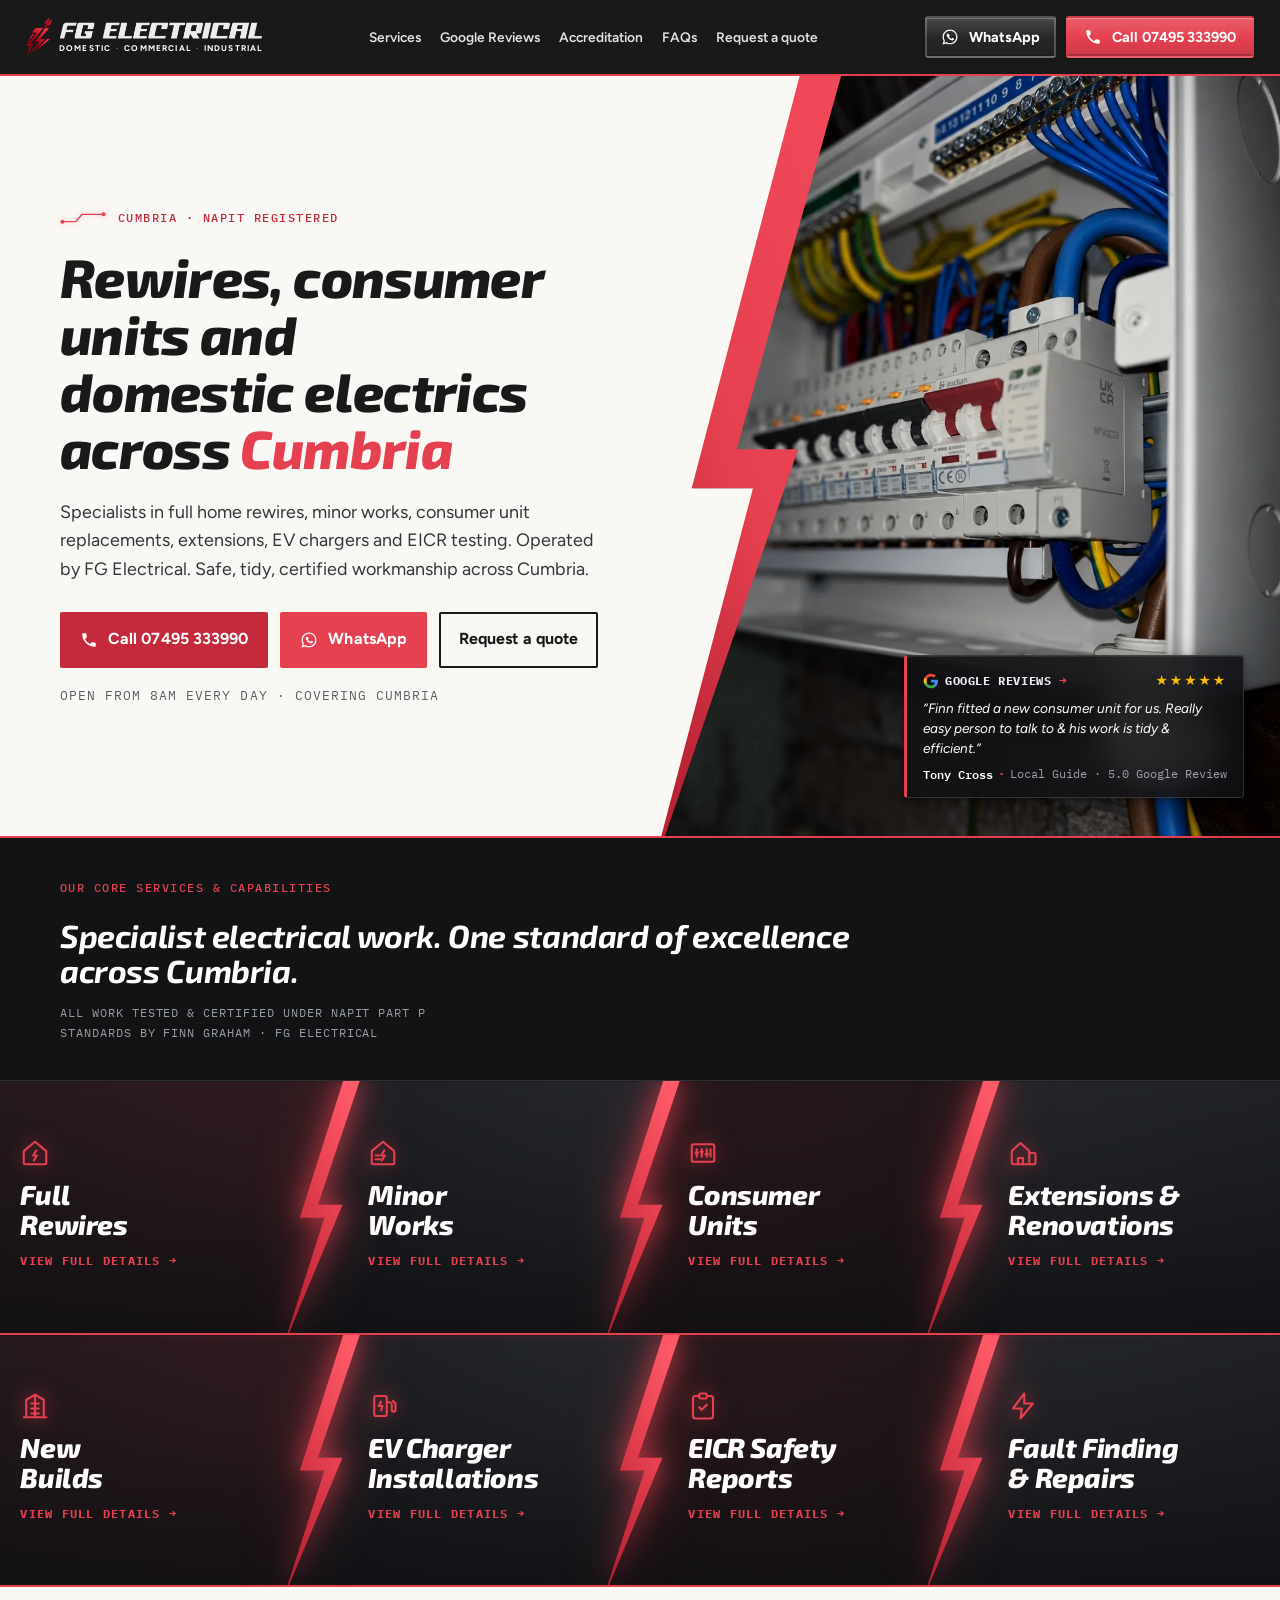
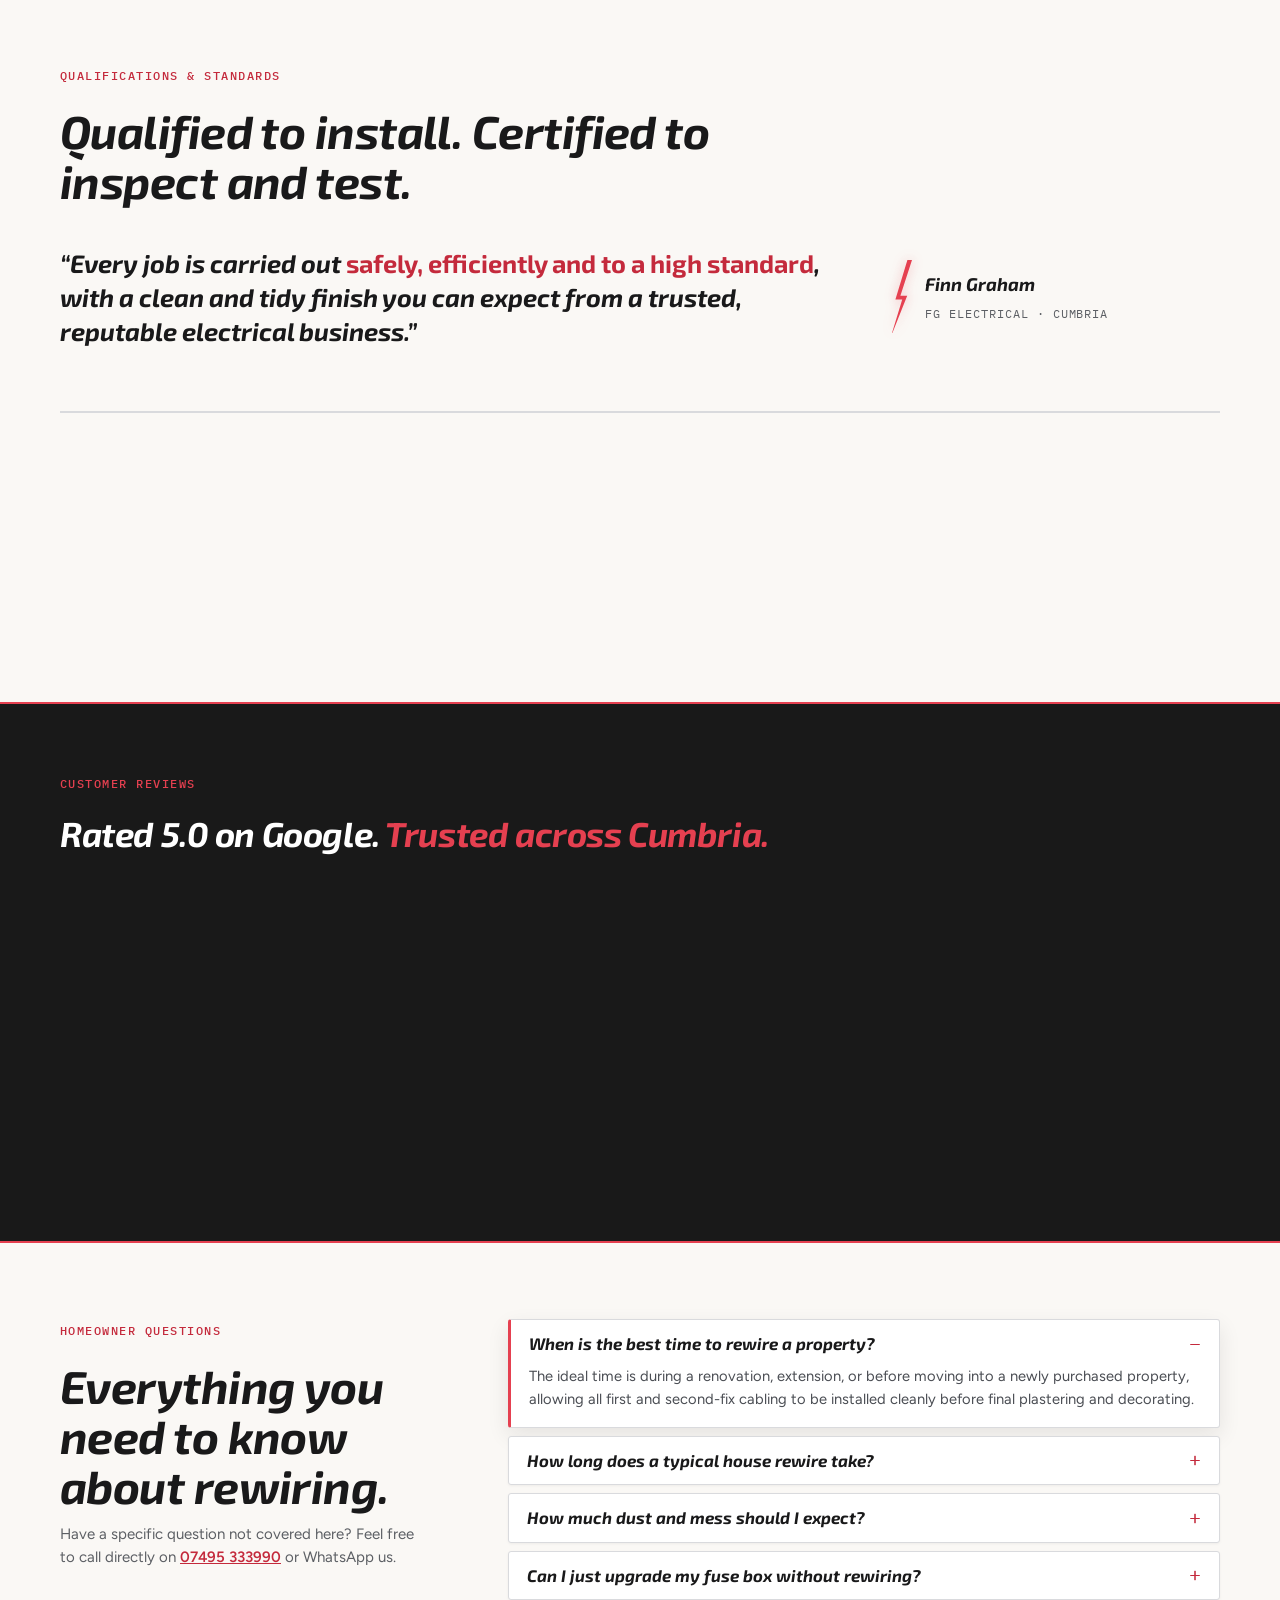
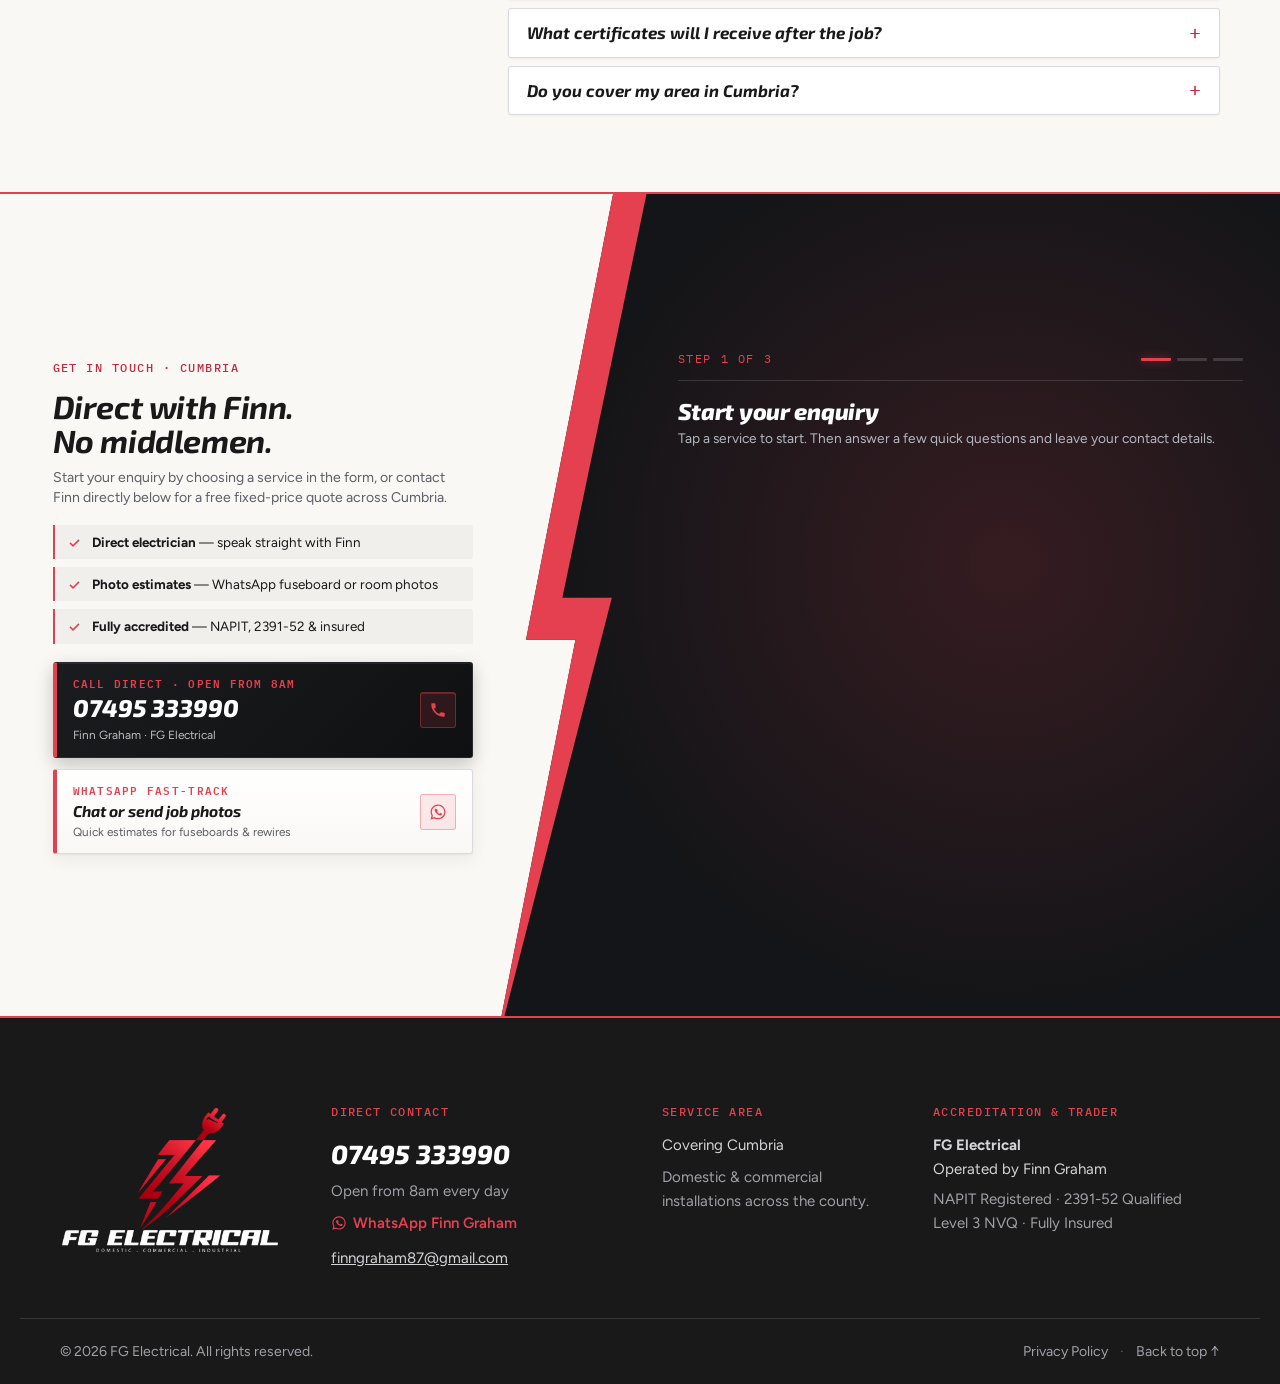
<file: index.html>
<!doctype html>
<html lang="en-GB">
<head>
  <meta charset="utf-8">
  <meta name="viewport" content="width=device-width, initial-scale=1">
  <title>FG Electrical | Electricians in Cumbria</title>
  <meta name="description" content="NAPIT registered, 2391-52 qualified rewires, consumer unit replacements, extensions, EV chargers and EICRs across Cumbria. Call 07495 333990.">
  <meta name="theme-color" content="#191919">
  <link rel="canonical" href="https://fg-electrical.co.uk/">

  <!-- Favicon -->
  <link rel="icon" type="image/svg+xml" href="assets/favicon.svg">
  <link rel="icon" type="image/png" sizes="32x32" href="assets/favicon-32x32.png">
  <link rel="apple-touch-icon" sizes="192x192" href="assets/apple-touch-icon.png">

  <!-- Open Graph / WhatsApp / Facebook -->
  <meta property="og:type" content="website">
  <meta property="og:locale" content="en_GB">
  <meta property="og:site_name" content="FG Electrical">
  <meta property="og:title" content="FG Electrical | Electricians in Cumbria">
  <meta property="og:description" content="NAPIT registered, 2391-52 qualified rewires, consumer unit replacements, extensions, EV chargers and EICRs across Cumbria. Call 07495 333990.">
  <meta property="og:url" content="https://fg-electrical.co.uk/">
  <meta property="og:image" content="https://fg-electrical.co.uk/assets/og-preview.png">
  <meta property="og:image:width" content="1200">
  <meta property="og:image:height" content="630">
  <meta property="og:image:alt" content="FG Electrical - Electrical Services in Cumbria">

  <!-- Twitter Card -->
  <meta name="twitter:card" content="summary_large_image">
  <meta name="twitter:title" content="FG Electrical | Electricians in Cumbria">
  <meta name="twitter:description" content="NAPIT registered, 2391-52 qualified rewires, consumer unit replacements, extensions, EV chargers and EICRs across Cumbria. Call 07495 333990.">
  <meta name="twitter:image" content="https://fg-electrical.co.uk/assets/og-preview.png">

  <!-- Fonts & CSS -->
  <link rel="preconnect" href="https://fonts.googleapis.com">
  <link rel="preconnect" href="https://fonts.gstatic.com" crossorigin>
  <link href="https://fonts.googleapis.com/css2?family=Exo+2:ital,wght@1,600;1,700;1,800&family=Figtree:wght@400;500;600;700&family=IBM+Plex+Mono:wght@500;600;700&display=swap" rel="stylesheet">
  <link rel="stylesheet" href="styles.css?v=prod-6">
  <script>
    (function () {
      try {
        var params = new URLSearchParams(window.location.search);
        var forceIntro = params.get('intro') === '1';
        if (!forceIntro && sessionStorage.getItem('fg_intro_shown')) {
          document.documentElement.classList.add('intro-skipped');
        }
      } catch (e) {}
    })();
  </script>

  <!-- Structured Data (Schema.org / JSON-LD) -->
  <script type="application/ld+json">
  {
    "@context": "https://schema.org",
    "@type": "Electrician",
    "name": "FG Electrical",
    "description": "Specialist domestic house rewires, consumer unit replacements, extensions, EV chargers and EICR testing across Cumbria.",
    "url": "https://fg-electrical.co.uk/",
    "logo": "https://fg-electrical.co.uk/assets/fg-electrical-mark.png",
    "image": "https://fg-electrical.co.uk/assets/og-preview.png",
    "telephone": "+447495333990",
    "email": "finngraham87@gmail.com",
    "priceRange": "££",
    "areaServed": [
      { "@type": "AdministrativeArea", "name": "Cumbria" },
      { "@type": "City", "name": "Carlisle" },
      { "@type": "City", "name": "Penrith" },
      { "@type": "City", "name": "Workington" },
      { "@type": "City", "name": "Kendal" },
      { "@type": "City", "name": "Keswick" }
    ],
    "address": {
      "@type": "PostalAddress",
      "addressRegion": "Cumbria",
      "addressCountry": "GB"
    },
    "openingHoursSpecification": [
      {
        "@type": "OpeningHoursSpecification",
        "dayOfWeek": ["Monday", "Tuesday", "Wednesday", "Thursday", "Friday", "Saturday", "Sunday"],
        "opens": "08:00",
        "closes": "20:00"
      }
    ],
    "aggregateRating": {
      "@type": "AggregateRating",
      "ratingValue": "5.0",
      "reviewCount": "12",
      "bestRating": "5",
      "worstRating": "1"
    }
  }
  </script>

  <!-- Google tag (gtag.js) - GA4 ready: uncomment and replace G-XXXXXXXXXX when ready -->
  <!--
  <script async src="https://www.googletagmanager.com/gtag/js?id=G-XXXXXXXXXX"></script>
  <script>
    window.dataLayer = window.dataLayer || [];
    function gtag(){dataLayer.push(arguments);}
    gtag('js', new Date());
    gtag('config', 'G-XXXXXXXXXX');
  </script>
  -->
</head>
<body>
  <!-- FG Electrical Brand Intro Reveal ("Electric Ignition") -->
  <aside class="site-intro" id="site-intro" aria-label="Loading FG Electrical">
    <div class="site-intro__backdrop" aria-hidden="true"></div>
    <div class="site-intro__content">
      <div class="site-intro__emblem">
        <div class="site-intro__halo" aria-hidden="true"></div>
        <img class="site-intro__symbol" src="assets/fg-plug-symbol.png?v=179430" width="358" height="503" alt="" aria-hidden="true">
      </div>
      <div class="site-intro__brand">
        <img class="site-intro__mark" src="assets/fg-electrical-mark.png?v=179420" width="804" height="65" alt="FG Electrical">
        <div class="site-intro__sub" aria-hidden="true">
          <span>DOMESTIC</span>
          <span class="site-intro__dot">&middot;</span>
          <span>COMMERCIAL</span>
          <span class="site-intro__dot">&middot;</span>
          <span>INDUSTRIAL</span>
        </div>
      </div>
    </div>
  </aside>

  <a class="skip" href="#main">Skip to content</a>

  <!-- Reusable SVG symbols -->
  <svg width="0" height="0" style="position:absolute" aria-hidden="true" focusable="false">
    <linearGradient id="trace-grad" x1="0.8" y1="0" x2="0.2" y2="1">
      <stop offset="0%" stop-color="#FF5A68"/>
      <stop offset="45%" stop-color="#E54050"/>
      <stop offset="100%" stop-color="#B82234"/>
    </linearGradient>
    <symbol id="trace" viewBox="0 0 56 16">
      <path d="M3 12.5H19L27 3.5H53" fill="none" stroke="currentColor" stroke-width="1.6" stroke-linejoin="round"/>
      <circle cx="3" cy="12.5" r="2.5" fill="currentColor"/>
      <circle cx="53" cy="3.5" r="2.5" fill="currentColor"/>
    </symbol>
    <symbol id="ico-phone" viewBox="0 0 24 24">
      <path d="M6.6 10.8a15.1 15.1 0 0 0 6.6 6.6l2.2-2.2a1 1 0 0 1 1-.25c1.1.37 2.3.57 3.6.57a1 1 0 0 1 1 1V20a1 1 0 0 1-1 1A17 17 0 0 1 3 4a1 1 0 0 1 1-1h3.5a1 1 0 0 1 1 1c0 1.25.2 2.45.57 3.57a1 1 0 0 1-.25 1.02l-2.22 2.2Z" fill="currentColor"/>
    </symbol>
    <symbol id="ico-wa" viewBox="0 0 24 24">
      <path d="M12.04 2C6.58 2 2.13 6.45 2.13 11.91C2.13 13.66 2.59 15.36 3.45 16.86L2.05 22L7.3 20.62C8.75 21.41 10.38 21.83 12.04 21.83C17.5 21.83 21.95 17.38 21.95 11.92C21.95 9.27 20.92 6.78 19.05 4.91C17.18 3.03 14.69 2 12.04 2M12.05 3.67C14.25 3.67 16.31 4.53 17.87 6.09C19.42 7.65 20.28 9.72 20.28 11.92C20.28 16.46 16.58 20.15 12.04 20.15C10.56 20.15 9.11 19.76 7.85 19L7.55 18.83L4.43 19.65L5.26 16.61L5.06 16.29C4.24 14.99 3.8 13.47 3.8 11.91C3.81 7.37 7.5 3.67 12.05 3.67M9.11 7.44C8.95 7.44 8.68 7.5 8.46 7.74C8.24 7.97 7.62 8.56 7.62 9.75C7.62 10.95 8.5 12.1 8.62 12.26C8.75 12.43 10.33 14.86 12.75 15.91C13.33 16.16 13.77 16.3 14.13 16.42C14.71 16.6 15.24 16.58 15.65 16.52C16.12 16.45 17.07 15.94 17.27 15.38C17.47 14.82 17.47 14.34 17.41 14.25C17.35 14.15 17.2 14.09 16.97 13.98C16.75 13.87 15.65 13.33 15.45 13.25C15.24 13.18 15.1 13.14 14.95 13.36C14.81 13.58 14.39 14.09 14.27 14.23C14.14 14.37 14.02 14.39 13.8 14.27C13.58 14.16 12.87 13.93 12.03 13.18C11.37 12.6 10.93 11.88 10.8 11.66C10.68 11.44 10.79 11.32 10.9 11.21C11 11.11 11.13 10.94 11.24 10.81C11.35 10.68 11.39 10.59 11.46 10.44C11.53 10.3 11.5 10.17 11.44 10.06C11.39 9.95 10.95 8.86 10.76 8.42C10.58 7.98 10.4 8.05 10.26 8.04C10.13 8.04 9.98 8.03 9.83 8.03C9.68 8.03 9.44 8.09 9.24 8.31" fill="currentColor"/>
    </symbol>
  </svg>

  <header class="site-header">
    <div class="wrap site-header__inner">
      <a class="brand" href="#top" aria-label="FG Electrical, back to top">
        <img class="brand__symbol" src="assets/fg-plug-symbol.png?v=179430" width="358" height="503" alt="" aria-hidden="true">
        <span class="brand__text">
          <span class="brand__mark"><img src="assets/fg-electrical-mark.png?v=179420" width="804" height="65" alt="FG Electrical"></span>
          <span class="brand__sub" aria-hidden="true">
            <span>DOMESTIC</span>
            <span class="brand__dot">&middot;</span>
            <span>COMMERCIAL</span>
            <span class="brand__dot">&middot;</span>
            <span>INDUSTRIAL</span>
          </span>
        </span>
      </a>
      <nav class="nav" aria-label="Main">
        <a href="#services">Services</a>
        <a href="reviews.html">Google Reviews</a>
        <a href="#accreditation">Accreditation</a>
        <a href="#faqs">FAQs</a>
        <a href="#quote">Request a quote</a>
      </nav>
      <div class="header-actions">
        <a class="btn btn--header-wa" href="https://wa.me/447495333990" target="_blank" rel="noopener" aria-label="Chat on WhatsApp">
          <svg class="ico" aria-hidden="true"><use href="#ico-wa"/></svg>
          <span>WhatsApp</span>
        </a>
        <a class="btn btn--red btn--header" href="tel:+447495333990">
          <svg class="ico" aria-hidden="true"><use href="#ico-phone"/></svg>
          <span><span class="btn__long">Call </span>07495 333990</span>
        </a>
      </div>
      <button class="menu-toggle" type="button" aria-expanded="false" aria-controls="mobile-menu" aria-label="Toggle navigation menu">
        <span class="menu-toggle__label">Menu</span>
        <span class="menu-toggle__icon" aria-hidden="true">
          <span class="menu-toggle__line"></span>
          <span class="menu-toggle__line"></span>
          <span class="menu-toggle__line"></span>
        </span>
      </button>
    </div>
  </header>

  <!-- Mobile Navigation Drawer -->
  <nav id="mobile-menu" class="mobile-menu" aria-label="Mobile navigation">
    <div class="mobile-menu__inner">
      <div class="mobile-menu__status">
        <span class="mobile-menu__status-live"><span class="mobile-menu__status-dot" aria-hidden="true"></span>Open 8am–8pm &middot; 7 Days</span>
        <span class="mobile-menu__status-badge">NAPIT Approved</span>
      </div>

      <div class="mobile-menu__group">
        <div class="mobile-menu__section-head">
          <p class="mobile-menu__section-label">Navigation</p>
        </div>
        <div class="mobile-menu__nav">
          <a class="mobile-menu__link" href="index.html">
            <span class="mobile-menu__link-main">Home</span>
            <span class="mobile-menu__link-arrow" aria-hidden="true">&rarr;</span>
          </a>
          <a class="mobile-menu__link" href="reviews.html">
            <span class="mobile-menu__link-main">Google Reviews</span>
            <span class="mobile-menu__link-meta"><span class="mobile-menu__rating">&#9733; 5.0</span><span class="mobile-menu__link-arrow" aria-hidden="true">&rarr;</span></span>
          </a>
          <a class="mobile-menu__link" href="#accreditation">
            <span class="mobile-menu__link-main">Accreditation &amp; Standards</span>
            <span class="mobile-menu__link-arrow" aria-hidden="true">&rarr;</span>
          </a>
          <a class="mobile-menu__link" href="#faqs">
            <span class="mobile-menu__link-main">FAQs &amp; Pricing Guide</span>
            <span class="mobile-menu__link-arrow" aria-hidden="true">&rarr;</span>
          </a>
        </div>
      </div>

      <div class="mobile-menu__group">
        <div class="mobile-menu__section-head">
          <p class="mobile-menu__section-label">Electrical Services</p>
          <a class="mobile-menu__section-action" href="#services">View overview &rarr;</a>
        </div>
        <div class="mobile-menu__services">
          <a class="mobile-menu__service-chip mobile-menu__service-chip--wide" href="full-rewires.html"><span>Full House Rewires</span><span class="mobile-menu__chip-arrow" aria-hidden="true">&rarr;</span></a>
          <a class="mobile-menu__service-chip" href="partial-rewires.html"><span>Partial Rewires</span><span class="mobile-menu__chip-arrow" aria-hidden="true">&rarr;</span></a>
          <a class="mobile-menu__service-chip" href="consumer-units.html"><span>Consumer Units</span><span class="mobile-menu__chip-arrow" aria-hidden="true">&rarr;</span></a>
          <a class="mobile-menu__service-chip" href="fault-finding.html"><span>Fault Finding</span><span class="mobile-menu__chip-arrow" aria-hidden="true">&rarr;</span></a>
          <a class="mobile-menu__service-chip" href="eicr-reports.html"><span>EICR Reports</span><span class="mobile-menu__chip-arrow" aria-hidden="true">&rarr;</span></a>
          <a class="mobile-menu__service-chip" href="ev-installations.html"><span>EV Chargers</span><span class="mobile-menu__chip-arrow" aria-hidden="true">&rarr;</span></a>
          <a class="mobile-menu__service-chip" href="minor-works.html"><span>Minor Works</span><span class="mobile-menu__chip-arrow" aria-hidden="true">&rarr;</span></a>
          <a class="mobile-menu__service-chip" href="extensions-renovations.html"><span>Extensions</span><span class="mobile-menu__chip-arrow" aria-hidden="true">&rarr;</span></a>
          <a class="mobile-menu__service-chip" href="new-builds.html"><span>New Builds</span><span class="mobile-menu__chip-arrow" aria-hidden="true">&rarr;</span></a>
        </div>
      </div>

      <div class="mobile-menu__actions">
        <a class="mobile-menu__cta-quote" href="#quote">
          <span>
            Request a Free Quote
            <span class="mobile-menu__cta-sub">Free survey &amp; clear scope across Cumbria</span>
          </span>
          <span aria-hidden="true">&rarr;</span>
        </a>
        <div class="mobile-menu__contact-row">
          <a class="mobile-menu__btn-call" href="tel:+447495333990">
            <svg class="ico" viewBox="0 0 24 24" aria-hidden="true"><use href="#ico-phone"/></svg>
            <span>07495 333990</span>
          </a>
          <a class="mobile-menu__btn-wa" href="https://wa.me/447495333990" target="_blank" rel="noopener">
            <svg class="ico" viewBox="0 0 24 24" aria-hidden="true"><use href="#ico-wa"/></svg>
            <span>WhatsApp</span>
          </a>
        </div>
      </div>
    </div>
  </nav>

  <main id="main">
    <!-- HERO -->
    <section class="hero" id="top">
      <div class="wrap hero__inner">
        <div class="hero__copy">
          <p class="eyebrow"><svg class="trace" aria-hidden="true"><use href="#trace"/></svg>Cumbria &middot; NAPIT Registered</p>
          <h1>Rewires, consumer units and domestic electrics across <em>Cumbria</em></h1>
          <p class="lede">Specialists in full home rewires, minor works, consumer unit replacements, extensions, EV chargers and EICR testing. Operated by FG Electrical. Safe, tidy, certified workmanship across Cumbria.</p>
          <div class="hero__cta">
            <a class="btn btn--red btn--lg" href="tel:+447495333990">
              <svg class="ico" aria-hidden="true"><use href="#ico-phone"/></svg>
              Call 07495 333990
            </a>
            <a class="btn btn--wa btn--lg" href="https://wa.me/447495333990" target="_blank" rel="noopener">
              <svg class="ico" aria-hidden="true"><use href="#ico-wa"/></svg>
              WhatsApp
            </a>
            <a class="btn btn--line btn--lg" href="#quote">Request a quote</a>
          </div>
          <p class="hero__note">Open from 8am every day &middot; Covering Cumbria</p>
        </div>
      </div>
      <div class="hero__media hero__media--consumer-unit" aria-hidden="false">
        <picture>
          <source srcset="assets/fg-consumer-unit.webp" type="image/webp">
          <img src="assets/fg-consumer-unit.jpeg" width="1254" height="1254" alt="Close-up of a consumer unit with neatly routed wiring and protective devices" fetchpriority="high">
        </picture>
        <svg class="hero__bolt hero__bolt--v" viewBox="0 0 220 900" preserveAspectRatio="none" aria-hidden="true" focusable="false">
          <defs>
            <linearGradient id="bolt-v" x1="0.8" y1="0" x2="0.2" y2="1">
              <stop offset="0%" stop-color="#F04858"/>
              <stop offset="55%" stop-color="#E54050"/>
              <stop offset="100%" stop-color="#B82234"/>
            </linearGradient>
          </defs>
          <path fill="#FAF8F5" d="M0 0 H165 L45 488 H113 L11 900 H0 Z"/>
          <path fill="url(#bolt-v)" d="M164 0 H210 L94 442 H162 L14 900 H10 L112 488 H44 Z"/>
        </svg>
        <svg class="hero__bolt hero__bolt--h" viewBox="0 0 900 110" preserveAspectRatio="none" aria-hidden="true" focusable="false">
          <defs>
            <linearGradient id="bolt-h" x1="0" y1="0.5" x2="1" y2="0.5">
              <stop offset="0%" stop-color="#F04858"/>
              <stop offset="55%" stop-color="#E54050"/>
              <stop offset="100%" stop-color="#B82234"/>
            </linearGradient>
          </defs>
          <path fill="#FAF8F5" d="M0 0 H900 V11 L450 57 L468 23 L0 77 Z"/>
          <path fill="url(#bolt-h)" d="M0 76 L468 22 L450 56 L900 10 V14 L428 82 L446 48 L0 102 Z"/>
        </svg>

        <!-- Floating Google Review Trust Badge (Links to on-site Reviews page) -->
        <a class="hero-review-badge" href="reviews.html" aria-label="Read customer Google reviews for FG Electrical">
          <div class="hero-review-badge__top">
            <div class="hero-review-badge__brand">
              <svg class="hero-review-badge__glogo" viewBox="0 0 24 24" width="16" height="16" aria-hidden="true">
                <path d="M22.56 12.25c0-.78-.07-1.53-.2-2.25H12v4.26h5.92c-.26 1.37-1.04 2.53-2.21 3.31v2.77h3.57c2.08-1.92 3.28-4.74 3.28-8.09z" fill="#4285F4"/>
                <path d="M12 23c2.97 0 5.46-.98 7.28-2.66l-3.57-2.77c-.98.66-2.23 1.06-3.71 1.06-2.86 0-5.29-1.93-6.16-4.53H2.18v2.84C3.99 20.53 7.7 23 12 23z" fill="#34A853"/>
                <path d="M5.84 14.09c-.22-.66-.35-1.36-.35-2.09s.13-1.43.35-2.09V7.06H2.18C1.43 8.55 1 10.22 1 12s.43 3.45 1.18 4.94l2.85-2.22.81-.63z" fill="#FBBC05"/>
                <path d="M12 5.38c1.62 0 3.06.56 4.21 1.64l3.15-3.15C17.45 2.09 14.97 1 12 1 7.7 1 3.99 3.47 2.18 7.06l3.66 2.84c.87-2.6 3.3-4.52 6.16-4.52z" fill="#EA4335"/>
              </svg>
              <span>Google Reviews <span class="hero-review-badge__ext">&rarr;</span></span>
            </div>
            <div class="hero-review-badge__stars" aria-hidden="true">★★★★★</div>
          </div>
          <p class="hero-review-badge__quote">&ldquo;Finn fitted a new consumer unit for us. Really easy person to talk to &amp; his work is tidy &amp; efficient.&rdquo;</p>
          <div class="hero-review-badge__meta">
            <span class="hero-review-badge__name">Tony Cross</span>
            <span class="hero-review-badge__dot">&middot;</span>
            <span class="hero-review-badge__location">Local Guide &middot; 5.0 Google Review</span>
          </div>
        </a>
      </div>
    </section>

    <!-- SERVICES: FULL DESKTOP VIEWPORT WITH DIAGONAL PANELS -->
    <section class="services-viewport" id="services">
      <div class="services-viewport__bar">
        <div class="wrap services-viewport__bar-inner">
          <div class="services-viewport__copy">
            <p class="eyebrow eyebrow--dark"><svg class="trace" aria-hidden="true"><use href="#trace"/></svg>Our Core Services &amp; Capabilities</p>
            <h2>Specialist electrical work. One standard of excellence across Cumbria.</h2>
          </div>
          <p class="services-viewport__note">All work tested &amp; certified under NAPIT Part P standards by Finn Graham &middot; FG Electrical</p>
        </div>
      </div>

      <!-- ROW 1: 4 FULL-DESKTOP DIAGONAL PORTAL TILES -->
      <svg class="service-icon-library" aria-hidden="true" focusable="false" xmlns="http://www.w3.org/2000/svg">
        <symbol id="svc-rewire" viewBox="0 0 24 24"><path d="M3 10.5L12 3l9 7.5V20a1 1 0 0 1-1 1H4a1 1 0 0 1-1-1v-9.5z"/><path d="M13 10l-2.5 4h3L11 18"/></symbol>
        <symbol id="svc-partial" viewBox="0 0 24 24"><path d="M3 10.5L12 3l9 7.5V20a1 1 0 0 1-1 1H4a1 1 0 0 1-1-1v-9.5z"/><path d="M13 10l-2.5 4h3L11 18"/><path d="M6 14h3M6 17h4"/></symbol>
        <symbol id="svc-unit" viewBox="0 0 24 24"><rect x="3" y="5" width="18" height="14" rx="1.5"/><path d="M7 9v6M11 9v6M15 9v6M18 9v6"/><path d="M6 12h2M10 11h2M14 13h2"/></symbol>
        <symbol id="svc-renovation" viewBox="0 0 24 24"><path d="M3 10.5L10 4l7 6.5V20a1 1 0 0 1-1 1H4a1 1 0 0 1-1-1v-9.5z"/><path d="M17 12h4a1 1 0 0 1 1 1v7a1 1 0 0 1-1 1h-4"/><path d="M8 21v-5h4v5"/></symbol>
        <symbol id="svc-build" viewBox="0 0 24 24"><path d="M3 21h18"/><path d="M5 21V7l7-4 7 4v14"/><path d="M9 10h6M9 14h6M9 18h6"/><path d="M12 3v18"/></symbol>
        <symbol id="svc-ev" viewBox="0 0 24 24"><rect x="5" y="4" width="10" height="16" rx="1.5"/><path d="M15 9h2a2 2 0 0 1 2 2v4a1.5 1.5 0 0 0 3 0v-5l-2-2"/><path d="M10.5 8.5L8.5 12h3l-1 3.5"/></symbol>
        <symbol id="svc-eicr" viewBox="0 0 24 24"><path d="M9 4H6a2 2 0 0 0-2 2v14a2 2 0 0 0 2 2h12a2 2 0 0 0 2-2V6a2 2 0 0 0-2-2h-3"/><rect x="9" y="2" width="6" height="4" rx="1"/><path d="M9 13l2 2 4-4"/></symbol>
        <symbol id="svc-fault" viewBox="0 0 24 24"><path d="M13 2L4 14h7l-1 8 10-12h-7l0-8z"/></symbol>
      </svg>
      <div class="diagonal-deck">
        <!-- Tile 1: Full Rewires -->
        <a class="diag-tile diag-tile--1" href="full-rewires.html" aria-label="Full Rewires — view full page">
          <div class="diag-tile__bg"></div>
          <div class="diag-tile__overlay"></div>
          <div class="diag-tile__inner">
            <div class="diag-tile__content">
              <svg class="diag-tile__icon" aria-hidden="true"><use href="#svc-rewire"/></svg>
              <h3>Full<br>Rewires</h3>
              <span class="diag-tile__cta">View full details <span class="diag-tile__arrow">&rarr;</span></span>
            </div>
          </div>
        </a>

        <!-- Tile 2: Minor Works -->
        <a class="diag-tile diag-tile--2" href="partial-rewires.html" aria-label="Minor Works — view full page">
          <div class="diag-tile__bg"></div>
          <div class="diag-tile__overlay"></div>
          <div class="diag-tile__inner">
            <div class="diag-tile__content">
              <svg class="diag-tile__icon" aria-hidden="true"><use href="#svc-partial"/></svg>
              <h3>Minor<br>Works</h3>
              <span class="diag-tile__cta">View full details <span class="diag-tile__arrow">&rarr;</span></span>
            </div>
          </div>
        </a>

        <!-- Tile 3: Consumer Units -->
        <a class="diag-tile diag-tile--3" href="consumer-units.html" aria-label="Consumer Unit Upgrades — view full page">
          <div class="diag-tile__bg"></div>
          <div class="diag-tile__overlay"></div>
          <div class="diag-tile__inner">
            <div class="diag-tile__content">
              <svg class="diag-tile__icon" aria-hidden="true"><use href="#svc-unit"/></svg>
              <h3>Consumer<br>Units</h3>
              <span class="diag-tile__cta">View full details <span class="diag-tile__arrow">&rarr;</span></span>
            </div>
          </div>
        </a>

        <!-- Tile 4: Extensions & Renovations -->
        <a class="diag-tile diag-tile--4" href="extensions-renovations.html" aria-label="Extensions & Renovations — view full page">
          <div class="diag-tile__bg"></div>
          <div class="diag-tile__overlay"></div>
          <div class="diag-tile__inner">
            <div class="diag-tile__content">
              <svg class="diag-tile__icon" aria-hidden="true"><use href="#svc-renovation"/></svg>
              <h3>Extensions &amp;<br>Renovations</h3>
              <span class="diag-tile__cta">View full details <span class="diag-tile__arrow">&rarr;</span></span>
            </div>
          </div>
        </a>

        <!-- 3 Hero-Matched Lightning Bolt Dividers (at 25%, 50%, 75%) -->
        <div class="diag-seam diag-seam--1" aria-hidden="true">
          <svg class="diag-seam__svg" viewBox="0 0 220 900" preserveAspectRatio="none">
            <defs>
              <linearGradient id="bolt-deck-1" x1="0.8" y1="0" x2="0.2" y2="1">
                <stop offset="0%" stop-color="#FF5A68"/>
                <stop offset="45%" stop-color="#E54050"/>
                <stop offset="100%" stop-color="#B82234"/>
              </linearGradient>
            </defs>
            <path fill="url(#bolt-deck-1)" d="M164 0 H210 L94 442 H162 L14 900 H10 L112 488 H44 Z"/>
          </svg>
        </div>

        <div class="diag-seam diag-seam--2" aria-hidden="true">
          <svg class="diag-seam__svg" viewBox="0 0 220 900" preserveAspectRatio="none">
            <defs>
              <linearGradient id="bolt-deck-2" x1="0.8" y1="0" x2="0.2" y2="1">
                <stop offset="0%" stop-color="#FF5A68"/>
                <stop offset="45%" stop-color="#E54050"/>
                <stop offset="100%" stop-color="#B82234"/>
              </linearGradient>
            </defs>
            <path fill="url(#bolt-deck-2)" d="M164 0 H210 L94 442 H162 L14 900 H10 L112 488 H44 Z"/>
          </svg>
        </div>

        <div class="diag-seam diag-seam--3" aria-hidden="true">
          <svg class="diag-seam__svg" viewBox="0 0 220 900" preserveAspectRatio="none">
            <defs>
              <linearGradient id="bolt-deck-3" x1="0.8" y1="0" x2="0.2" y2="1">
                <stop offset="0%" stop-color="#FF5A68"/>
                <stop offset="45%" stop-color="#E54050"/>
                <stop offset="100%" stop-color="#B82234"/>
              </linearGradient>
            </defs>
            <path fill="url(#bolt-deck-3)" d="M164 0 H210 L94 442 H162 L14 900 H10 L112 488 H44 Z"/>
          </svg>
        </div>
      </div>

      <!-- ROW 2: 4 FULL-DESKTOP DIAGONAL PORTAL TILES -->
      <div class="diagonal-deck diagonal-deck--row">
        <!-- Tile 5: New Builds -->
        <a class="diag-tile diag-tile--1" href="new-builds.html" aria-label="New Builds — view full page">
          <div class="diag-tile__bg"></div>
          <div class="diag-tile__overlay"></div>
          <div class="diag-tile__inner">
            <div class="diag-tile__content">
              <svg class="diag-tile__icon" aria-hidden="true"><use href="#svc-build"/></svg>
              <h3>New<br>Builds</h3>
              <span class="diag-tile__cta">View full details <span class="diag-tile__arrow">&rarr;</span></span>
            </div>
          </div>
        </a>

        <!-- Tile 6: EV Charger Installations -->
        <a class="diag-tile diag-tile--2" href="ev-installations.html" aria-label="EV Charger Installations — view full page">
          <div class="diag-tile__bg"></div>
          <div class="diag-tile__overlay"></div>
          <div class="diag-tile__inner">
            <div class="diag-tile__content">
              <svg class="diag-tile__icon" aria-hidden="true"><use href="#svc-ev"/></svg>
              <h3>EV Charger<br>Installations</h3>
              <span class="diag-tile__cta">View full details <span class="diag-tile__arrow">&rarr;</span></span>
            </div>
          </div>
        </a>

        <!-- Tile 7: EICR Safety Reports -->
        <a class="diag-tile diag-tile--3" href="eicr-reports.html" aria-label="EICR Safety Reports — view full page">
          <div class="diag-tile__bg"></div>
          <div class="diag-tile__overlay"></div>
          <div class="diag-tile__inner">
            <div class="diag-tile__content">
              <svg class="diag-tile__icon" aria-hidden="true"><use href="#svc-eicr"/></svg>
              <h3>EICR Safety<br>Reports</h3>
              <span class="diag-tile__cta">View full details <span class="diag-tile__arrow">&rarr;</span></span>
            </div>
          </div>
        </a>

        <!-- Tile 8: Fault Finding & Repairs -->
        <a class="diag-tile diag-tile--4" href="fault-finding.html" aria-label="Fault Finding & Repairs — view full page">
          <div class="diag-tile__bg"></div>
          <div class="diag-tile__overlay"></div>
          <div class="diag-tile__inner">
            <div class="diag-tile__content">
              <svg class="diag-tile__icon" aria-hidden="true"><use href="#svc-fault"/></svg>
              <h3>Fault Finding<br>&amp; Repairs</h3>
              <span class="diag-tile__cta">View full details <span class="diag-tile__arrow">&rarr;</span></span>
            </div>
          </div>
        </a>

        <!-- 3 Hero-Matched Lightning Bolt Dividers (at 25%, 50%, 75%) -->
        <div class="diag-seam diag-seam--1" aria-hidden="true">
          <svg class="diag-seam__svg" viewBox="0 0 220 900" preserveAspectRatio="none">
            <defs>
              <linearGradient id="bolt-deck-r2-1" x1="0.8" y1="0" x2="0.2" y2="1">
                <stop offset="0%" stop-color="#FF5A68"/>
                <stop offset="45%" stop-color="#E54050"/>
                <stop offset="100%" stop-color="#B82234"/>
              </linearGradient>
            </defs>
            <path fill="url(#bolt-deck-r2-1)" d="M164 0 H210 L94 442 H162 L14 900 H10 L112 488 H44 Z"/>
          </svg>
        </div>

        <div class="diag-seam diag-seam--2" aria-hidden="true">
          <svg class="diag-seam__svg" viewBox="0 0 220 900" preserveAspectRatio="none">
            <defs>
              <linearGradient id="bolt-deck-r2-2" x1="0.8" y1="0" x2="0.2" y2="1">
                <stop offset="0%" stop-color="#FF5A68"/>
                <stop offset="45%" stop-color="#E54050"/>
                <stop offset="100%" stop-color="#B82234"/>
              </linearGradient>
            </defs>
            <path fill="url(#bolt-deck-r2-2)" d="M164 0 H210 L94 442 H162 L14 900 H10 L112 488 H44 Z"/>
          </svg>
        </div>

        <div class="diag-seam diag-seam--3" aria-hidden="true">
          <svg class="diag-seam__svg" viewBox="0 0 220 900" preserveAspectRatio="none">
            <defs>
              <linearGradient id="bolt-deck-r2-3" x1="0.8" y1="0" x2="0.2" y2="1">
                <stop offset="0%" stop-color="#FF5A68"/>
                <stop offset="45%" stop-color="#E54050"/>
                <stop offset="100%" stop-color="#B82234"/>
              </linearGradient>
            </defs>
            <path fill="url(#bolt-deck-r2-3)" d="M164 0 H210 L94 442 H162 L14 900 H10 L112 488 H44 Z"/>
          </svg>
        </div>
      </div>
    </section>

    <!-- STANDARDS, ACCREDITATION & QUALIFICATIONS -->
    <section class="trust" id="accreditation">
      <div class="wrap">
        <div class="trust__head">
          <p class="eyebrow"><svg class="trace" aria-hidden="true"><use href="#trace"/></svg>Qualifications &amp; Standards</p>
          <h2>Qualified to install. Certified to inspect and test.</h2>
        </div>

        <div class="promise__inner" style="margin-top: clamp(28px, 3.5vw, 40px); padding-bottom: 0;">
          <div class="promise__quote">
            &ldquo;Every job is carried out <em>safely, efficiently and to a high standard</em>, with a clean and tidy finish you can expect from a trusted, reputable electrical business.&rdquo;
          </div>
          <div class="promise__meta">
            <svg class="promise__bolt" viewBox="0 0 220 900" preserveAspectRatio="none" aria-hidden="true">
              <path fill="#E54050" d="M164 0 H210 L94 442 H162 L14 900 H10 L112 488 H44 Z"/>
            </svg>
            <div class="promise__author">Finn Graham</div>
            <div class="promise__role">FG Electrical &middot; Cumbria</div>
          </div>
        </div>

        <ul class="trust__row">
          <li>
            <span class="trust__tag">Registration</span>
            <h3>NAPIT Registered</h3>
            <p>Full Part P Competent Person Scheme registration. All work complies with BS 7671 wiring standards and is self-certified with local Building Control.</p>
          </li>
          <li>
            <span class="trust__tag">Certification</span>
            <h3>City &amp; Guilds 2391-52</h3>
            <p>The highest UK qualification for Periodic Inspection, Testing, and Certification of Electrical Installations.</p>
          </li>
          <li>
            <span class="trust__tag">Qualification</span>
            <h3>Level 3 NVQ</h3>
            <p>Level 3 NVQ in Electrotechnical Installations. Formally trained, fully qualified time-served UK tradesman.</p>
          </li>
          <li>
            <span class="trust__tag">Coverage &amp; Insurance</span>
            <h3>Fully Insured &middot; Cumbria</h3>
            <p>Comprehensive public liability insurance protecting your home and family. Covering the whole of Cumbria, open from 8am every day.</p>
          </li>
        </ul>
      </div>
    </section>

    <!-- COMPACT REVIEWS SECTION (Dense & Punchy) -->
    <section class="reviews-compact" id="reviews">
      <div class="wrap">
        <div class="reviews-compact__header">
          <div>
            <p class="eyebrow eyebrow--dark"><svg class="trace" aria-hidden="true"><use href="#trace"/></svg>Customer Reviews</p>
            <h2>Rated 5.0 on Google. <em>Trusted across Cumbria.</em></h2>
          </div>
          <div class="reviews-compact__badge">
            <div class="reviews-compact__score">
              <span class="reviews-compact__num">5.0</span>
              <div>
                <div class="reviews-compact__stars" aria-label="Rated 5.0 out of 5 stars">★★★★★</div>
                <div class="reviews-compact__label">Verified Google Reviews</div>
              </div>
            </div>
            <a class="reviews-compact__link" href="https://share.google/CqtVFNofTgziPxNc1" target="_blank" rel="noopener noreferrer">
              <span>View Google profile &nearr;</span>
            </a>
          </div>
        </div>

        <div class="reviews-compact__grid">
          <!-- Card 1 -->
          <article class="review-mini">
            <div class="review-mini__top">
              <span class="review-mini__stars">★★★★★</span>
              <span class="review-mini__tag">Consumer Unit Upgrade</span>
            </div>
            <p class="review-mini__quote">&ldquo;Finn fitted a new consumer unit for us. He is a really easy person to talk to &amp; does an excellent job. His price is reasonable, his work tidy &amp; efficient.&rdquo;</p>
            <div class="review-mini__author">
              <strong>Tony Cross</strong> &middot; <span>Local Guide &middot; Google Review</span>
            </div>
          </article>

          <!-- Card 2 -->
          <article class="review-mini">
            <div class="review-mini__top">
              <span class="review-mini__stars">★★★★★</span>
              <span class="review-mini__tag">Kitchen Rewire &amp; Lights</span>
            </div>
            <p class="review-mini__quote">&ldquo;Finley did a rewire of our kitchen with new lights and sockets as part of our full kitchen refurbishment. New spotlights and under cab lighting. Very happy with it.&rdquo;</p>
            <div class="review-mini__author">
              <strong>Sunny Thompson</strong> &middot; <span>Wigton &middot; Google Review</span>
            </div>
          </article>

          <!-- Card 3 -->
          <article class="review-mini">
            <div class="review-mini__top">
              <span class="review-mini__stars">★★★★★</span>
              <span class="review-mini__tag">Full House Safety</span>
            </div>
            <p class="review-mini__quote">&ldquo;Cannot recommend enough. Checked all wiring within the property, updated sockets and switches, replaced electric fire and light fixtures. Polite, professional &amp; AAA*.&rdquo;</p>
            <div class="review-mini__author">
              <strong>Kim</strong> &middot; <span>Verified Customer &middot; Google Review</span>
            </div>
          </article>
        </div>
      </div>
    </section>

    <!-- FAQS -->
    <section class="faqs" id="faqs">
      <div class="wrap faqs__grid">
        <div class="faqs__head">
          <p class="eyebrow"><svg class="trace" aria-hidden="true"><use href="#trace"/></svg>Homeowner Questions</p>
          <h2>Everything you need to know about rewiring.</h2>
          <p class="muted">Have a specific question not covered here? Feel free to call directly on <a href="tel:+447495333990" style="color:var(--red-deep);font-weight:600;">07495 333990</a> or WhatsApp us.</p>
        </div>

        <div class="faq-list">
          <details class="faq-item" name="homeowner-faq" open>
            <summary>When is the best time to rewire a property?</summary>
            <p>The ideal time is during a renovation, extension, or before moving into a newly purchased property, allowing all first and second-fix cabling to be installed cleanly before final plastering and decorating.</p>
          </details>

          <details class="faq-item" name="homeowner-faq">
            <summary>How long does a typical house rewire take?</summary>
            <p>A typical 2 to 3-bedroom house rewire takes between 3 to 7 working days, depending on property size, cable access, and wall construction (e.g. brick, lathe and plaster, or studwork).</p>
          </details>

          <details class="faq-item" name="homeowner-faq">
            <summary>How much dust and mess should I expect?</summary>
            <p>Chasing channels into walls and lifting floorboards does create dust, but we take extensive measures to minimise it: we lay protective floor coverings, use dust-extracted chasers, and tidy and vacuum the work areas at the end of every day.</p>
          </details>

          <details class="faq-item" name="homeowner-faq">
            <summary>Can I just upgrade my fuse box without rewiring?</summary>
            <p>Yes, in many cases. If your cables are modern PVC wiring in sound condition, upgrading to a modern RCBO consumer unit with surge protection provides significant safety improvements without requiring a full rewire. We carry out pre-installation tests to verify circuit health before proceeding.</p>
          </details>

          <details class="faq-item" name="homeowner-faq">
            <summary>What certificates will I receive after the job?</summary>
            <p>Upon completion, you will receive an official Electrical Installation Certificate (EIC) along with Building Regulations compliance documentation issued through NAPIT.</p>
          </details>

          <details class="faq-item" name="homeowner-faq">
            <summary>Do you cover my area in Cumbria?</summary>
            <p>Yes, we cover domestic properties across the whole of Cumbria. Open from 8am every day.</p>
          </details>
        </div>
      </div>
    </section>

    <!-- QUOTE -->
    <section class="quote" id="quote">
      <div class="quote__backdrop" aria-hidden="true">
        <svg class="quote__bolt" viewBox="0 0 220 900" preserveAspectRatio="none">
          <path d="M0 0 H164 L44 488 H112 L10 900 H0 Z" fill="#FAF8F5"/>
          <path d="M164 0 H210 L94 442 H162 L14 900 H10 L112 488 H44 Z" fill="#E54050"/>
        </svg>
      </div>
      <div class="wrap quote__grid">
        <div class="quote__intro">
          <p class="eyebrow"><svg class="trace" aria-hidden="true"><use href="#trace"/></svg>Get in Touch &middot; Cumbria</p>
          <h2>Direct with Finn.<br>No middlemen.</h2>
          <p class="muted">Start your enquiry by choosing a service in the form, or contact Finn directly below for a free fixed-price quote across Cumbria.</p>

          <ul class="quote__guarantees">
            <li>
              <svg class="quote__guarantee-ico" viewBox="0 0 20 20" fill="none" stroke="currentColor" stroke-width="2" aria-hidden="true"><path d="M4 10.5l4 4 8-8"/></svg>
              <span><strong>Direct electrician</strong> &mdash; speak straight with Finn</span>
            </li>
            <li>
              <svg class="quote__guarantee-ico" viewBox="0 0 20 20" fill="none" stroke="currentColor" stroke-width="2" aria-hidden="true"><path d="M4 10.5l4 4 8-8"/></svg>
              <span><strong>Photo estimates</strong> &mdash; WhatsApp fuseboard or room photos</span>
            </li>
            <li>
              <svg class="quote__guarantee-ico" viewBox="0 0 20 20" fill="none" stroke="currentColor" stroke-width="2" aria-hidden="true"><path d="M4 10.5l4 4 8-8"/></svg>
              <span><strong>Fully accredited</strong> &mdash; NAPIT, 2391-52 &amp; insured</span>
            </li>
          </ul>

          <div class="quote__actions">
            <a class="quote__call" href="tel:+447495333990">
              <div class="quote__call-text">
                <span class="quote__call-k">Call Direct &middot; Open from 8am</span>
                <span class="quote__call-n">07495 333990</span>
                <span class="quote__call-s">Finn Graham &middot; FG Electrical</span>
              </div>
              <span class="quote__card-badge" aria-hidden="true">
                <svg class="ico" viewBox="0 0 24 24"><path d="M6.6 10.8a15.1 15.1 0 0 0 6.6 6.6l2.2-2.2a1 1 0 0 1 1-.25c1.1.37 2.3.57 3.6.57a1 1 0 0 1 1 1V20a1 1 0 0 1-1 1A17 17 0 0 1 3 4a1 1 0 0 1 1-1h3.5a1 1 0 0 1 1 1c0 1.25.2 2.45.57 3.57a1 1 0 0 1-.25 1.02l-2.22 2.2Z" fill="currentColor"/></svg>
              </span>
            </a>

            <a class="quote__wa" href="https://wa.me/447495333990" target="_blank" rel="noopener">
              <div class="quote__wa-text">
                <span class="quote__wa-k">WhatsApp Fast-Track</span>
                <span class="quote__wa-title">Chat or send job photos</span>
                <span class="quote__wa-sub">Quick estimates for fuseboards &amp; rewires</span>
              </div>
              <span class="quote__card-badge quote__card-badge--wa" aria-hidden="true">
                <svg class="ico" viewBox="0 0 24 24"><path d="M12.04 2C6.58 2 2.13 6.45 2.13 11.91C2.13 13.66 2.59 15.36 3.45 16.86L2.05 22L7.3 20.62C8.75 21.41 10.38 21.83 12.04 21.83C17.5 21.83 21.95 17.38 21.95 11.92C21.95 9.27 20.92 6.78 19.05 4.91C17.18 3.03 14.69 2 12.04 2M12.05 3.67C14.25 3.67 16.31 4.53 17.87 6.09C19.42 7.65 20.28 9.72 20.28 11.92C20.28 16.46 16.58 20.15 12.04 20.15C10.56 20.15 9.11 19.76 7.85 19L7.55 18.83L4.43 19.65L5.26 16.61L5.06 16.29C4.24 14.99 3.8 13.47 3.8 11.91C3.81 7.37 7.5 3.67 12.05 3.67M9.11 7.44C8.95 7.44 8.68 7.5 8.46 7.74C8.24 7.97 7.62 8.56 7.62 9.75C7.62 10.95 8.5 12.1 8.62 12.26C8.75 12.43 10.33 14.86 12.75 15.91C13.33 16.16 13.77 16.3 14.13 16.42C14.71 16.6 15.24 16.58 15.65 16.52C16.12 16.45 17.07 15.94 17.27 15.38C17.47 14.82 17.47 14.34 17.41 14.25C17.35 14.15 17.2 14.09 16.97 13.98C16.75 13.87 15.65 13.33 15.45 13.25C15.24 13.18 15.1 13.14 14.95 13.36C14.81 13.58 14.39 14.09 14.27 14.23C14.14 14.37 14.02 14.39 13.8 14.27C13.58 14.16 12.87 13.93 12.03 13.18C11.37 12.6 10.93 11.88 10.8 11.66C10.68 11.44 10.79 11.32 10.9 11.21C11 11.11 11.13 10.94 11.24 10.81C11.35 10.68 11.39 10.59 11.46 10.44C11.53 10.3 11.5 10.17 11.44 10.06C11.39 9.95 10.95 8.86 10.76 8.42C10.58 7.98 10.4 8.05 10.26 8.04C10.13 8.04 9.98 8.03 9.83 8.03C9.68 8.03 9.44 8.09 9.24 8.31" fill="currentColor"/></svg>
              </span>
            </a>
          </div>
        </div>

        <form class="form" id="quote-form" novalidate>
          <div class="field">
            <label for="name">Your Name</label>
            <input id="name" name="name" type="text" autocomplete="name" placeholder="e.g. Sarah Bell" required>
          </div>
          <div class="field-row">
            <div class="field">
              <label for="phone">Phone number</label>
              <input id="phone" name="phone" type="tel" inputmode="tel" autocomplete="tel" placeholder="07xxx xxxxxx" required>
            </div>
            <div class="field">
              <label for="postcode">Postcode / Area in Cumbria</label>
              <input id="postcode" name="postcode" type="text" autocomplete="postal-code" autocapitalize="characters" placeholder="e.g. CA1" required>
            </div>
          </div>
          <div class="field">
            <label for="service">Service needed</label>
            <select id="service" name="service" required>
              <option value="" selected disabled>Choose a service</option>
              <option>Full rewire</option>
              <option>Minor works</option>
              <option>Consumer unit replacement</option>
              <option>Extension / renovation</option>
              <option>New build</option>
              <option>EV installation</option>
              <option>EICR report</option>
              <option>Fault finding</option>
              <option>Not sure yet</option>
            </select>
          </div>
          <div class="field">
            <label for="message">Property details or notes</label>
            <textarea id="message" name="message" rows="4" placeholder="Tell us about the property (number of bedrooms, age of home, or what you're looking to achieve)..."></textarea>
          </div>
          <button class="btn btn--red btn--lg btn--block" type="submit">Send quote enquiry</button>
          <p class="form__status" id="form-status" role="status" aria-live="polite"></p>
        </form>
      </div>
    </section>
  </main>

  <footer class="footer">
    <div class="wrap footer__grid">
      <div class="footer__brand">
        <img class="footer__logo" src="assets/fg-electrical-stacked.png?v=179420" width="1416" height="955" alt="FG Electrical — Domestic · Commercial · Industrial" loading="lazy">
      </div>
      <div>
        <h2 class="footer__h">Direct Contact</h2>
        <p><a class="footer__phone" href="tel:+447495333990">07495 333990</a></p>
        <p class="footer__sub">Open from 8am every day</p>
        <p><a class="footer__wa-link" href="https://wa.me/447495333990" target="_blank" rel="noopener">
          <svg class="ico" style="width:16px;height:16px;" aria-hidden="true"><use href="#ico-wa"/></svg>
          WhatsApp Finn Graham
        </a></p>
        <p style="margin-top:8px;"><a href="mailto:finngraham87@gmail.com" style="color:#D4D5D8;text-decoration:underline;">finngraham87@gmail.com</a></p>
      </div>
      <div>
        <h2 class="footer__h">Service Area</h2>
        <p>Covering Cumbria</p>
        <p class="footer__sub" style="margin-top:8px;">Domestic &amp; commercial installations across the county.</p>
      </div>
      <div>
        <h2 class="footer__h">Accreditation &amp; Trader</h2>
        <p><strong>FG Electrical</strong><br>Operated by Finn Graham</p>
        <p class="footer__sub" style="margin-top:6px;">NAPIT Registered &middot; 2391-52 Qualified<br>Level 3 NVQ &middot; Fully Insured</p>
      </div>
    </div>
    <div class="wrap footer__base">
      <span class="footer__copy">&copy; 2026 FG Electrical. All rights reserved.</span>
      <div class="footer__base-links">
        <a href="privacy.html" class="footer__link" data-privacy-open>Privacy Policy</a>
        <span class="footer__sep" aria-hidden="true">&middot;</span>
        <a href="#top" class="footer__link">Back to top &uarr;</a>
      </div>
    </div>
  </footer>

  <dialog id="privacy-modal" class="privacy-modal" aria-labelledby="privacy-modal-title">
    <div class="privacy-modal__card">
      <div class="privacy-modal__head">
        <h3 id="privacy-modal-title">Privacy Policy</h3>
        <button type="button" class="privacy-modal__close" data-privacy-close aria-label="Close privacy notice">&times;</button>
      </div>
      <div class="privacy-modal__body">
        <p><strong>FG Electrical</strong> is committed to protecting your privacy.</p>
        <p>Customer enquiry details provided via phone, WhatsApp, email, or our quote forms are used solely to reply to requests, provide estimates, and fulfill booked electrical services.</p>
        <p>We never share, rent, or sell your personal information with third parties for marketing purposes.</p>
        <p style="margin-top:14px;"><a href="privacy.html" style="color:var(--red);text-decoration:underline;font-weight:600;">Read full Privacy Policy &rarr;</a></p>
      </div>
    </div>
  </dialog>

  <!-- Floating quick-contact buttons, mobile only -->
  <nav class="dock" aria-label="Quick contact">
    <a class="btn btn--red" href="tel:+447495333990" aria-label="Call Finn on 07495 333990" title="Call Finn">
      <svg class="ico" aria-hidden="true"><use href="#ico-phone"/></svg>
    </a>
    <a class="btn btn--wa" href="https://wa.me/447495333990" target="_blank" rel="noopener" aria-label="WhatsApp Finn" title="WhatsApp Finn">
      <svg class="ico" aria-hidden="true"><use href="#ico-wa"/></svg>
    </a>
  </nav>
  <script src="site.js?v=surge-9"></script>
</body>
</html>
</file>
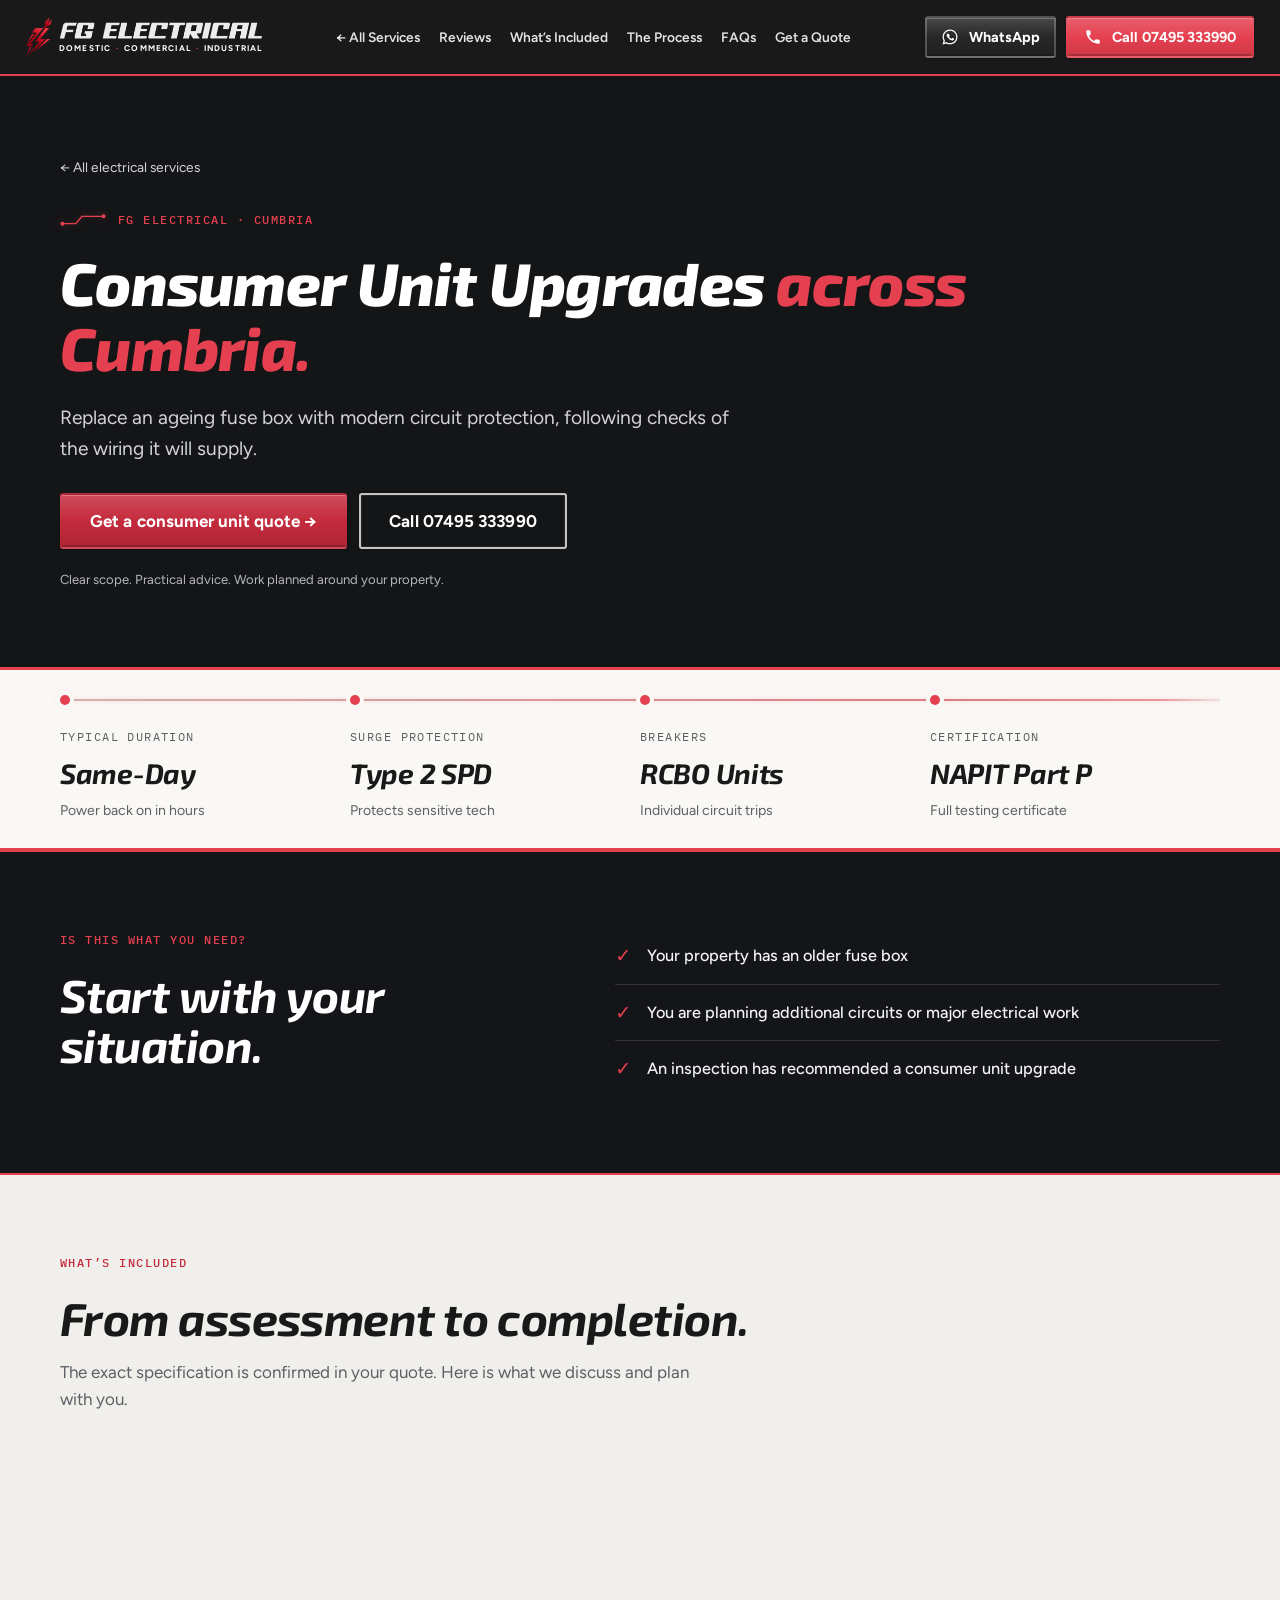
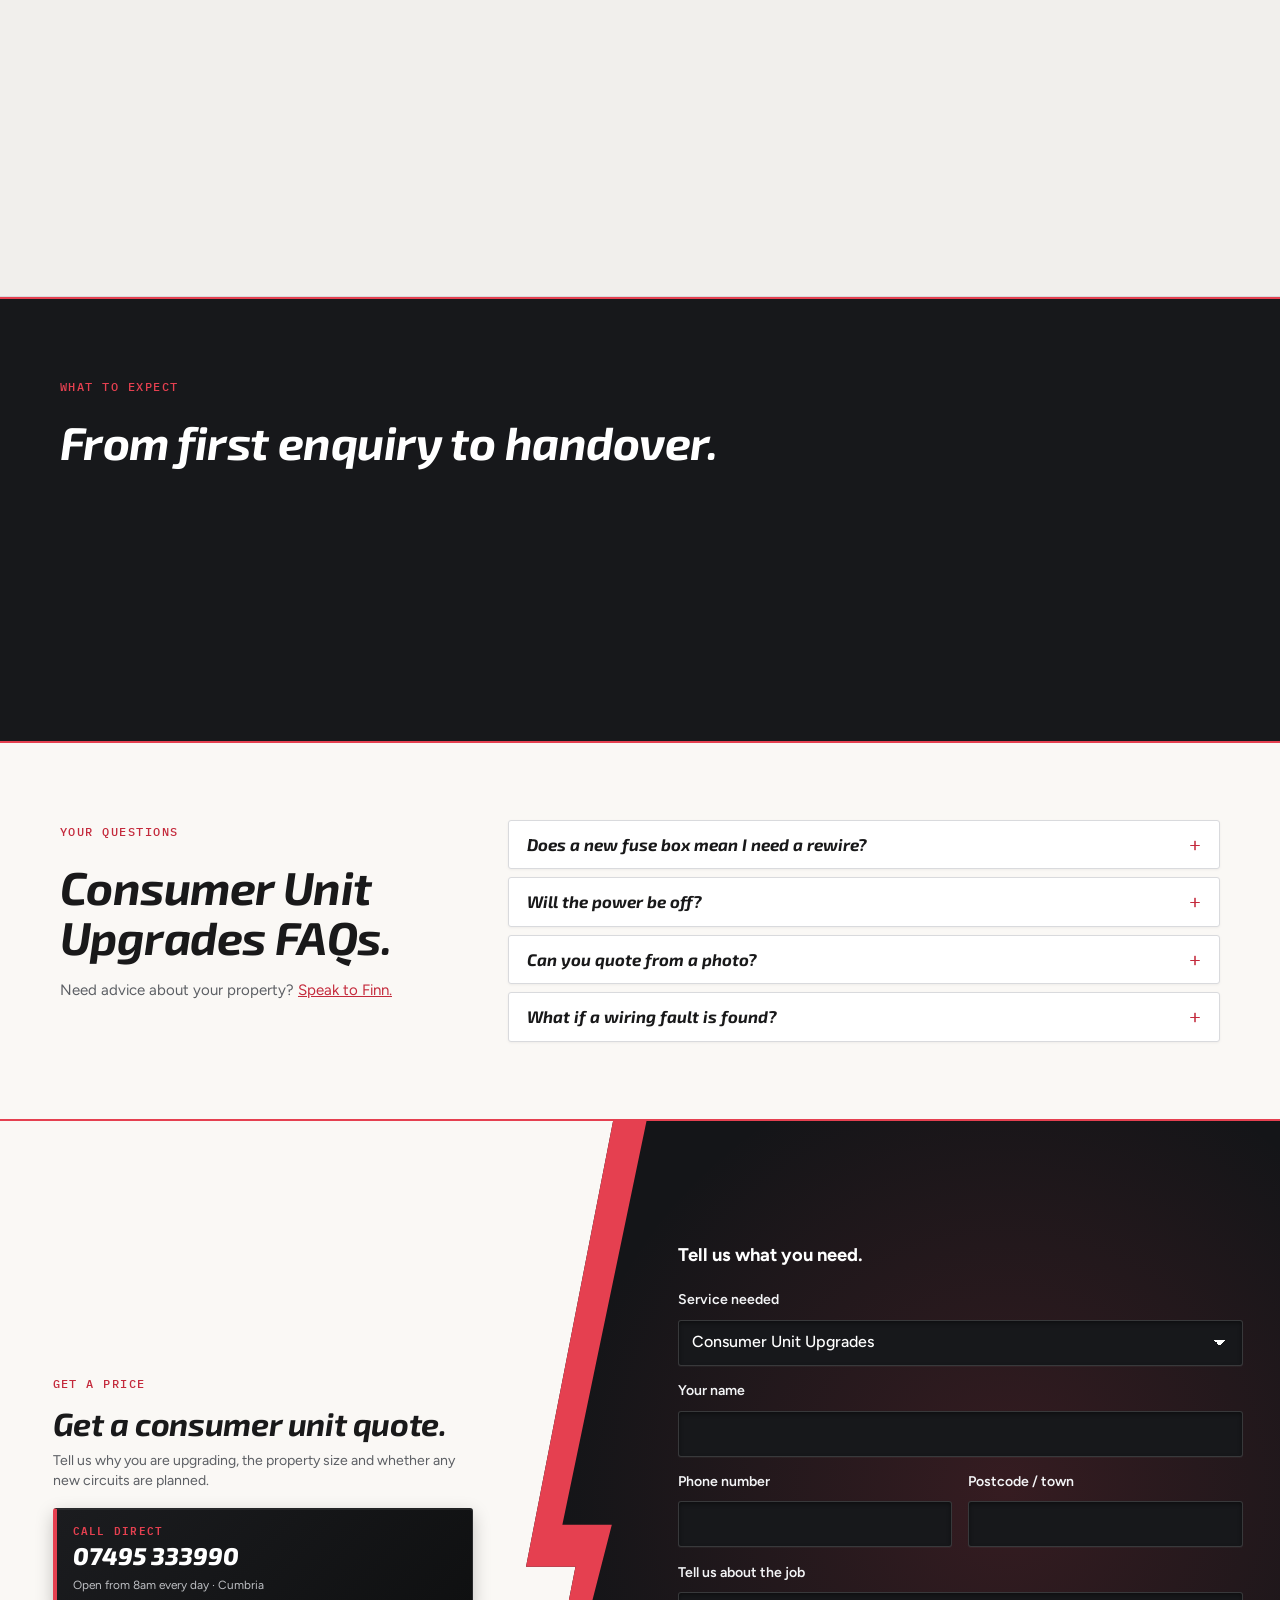
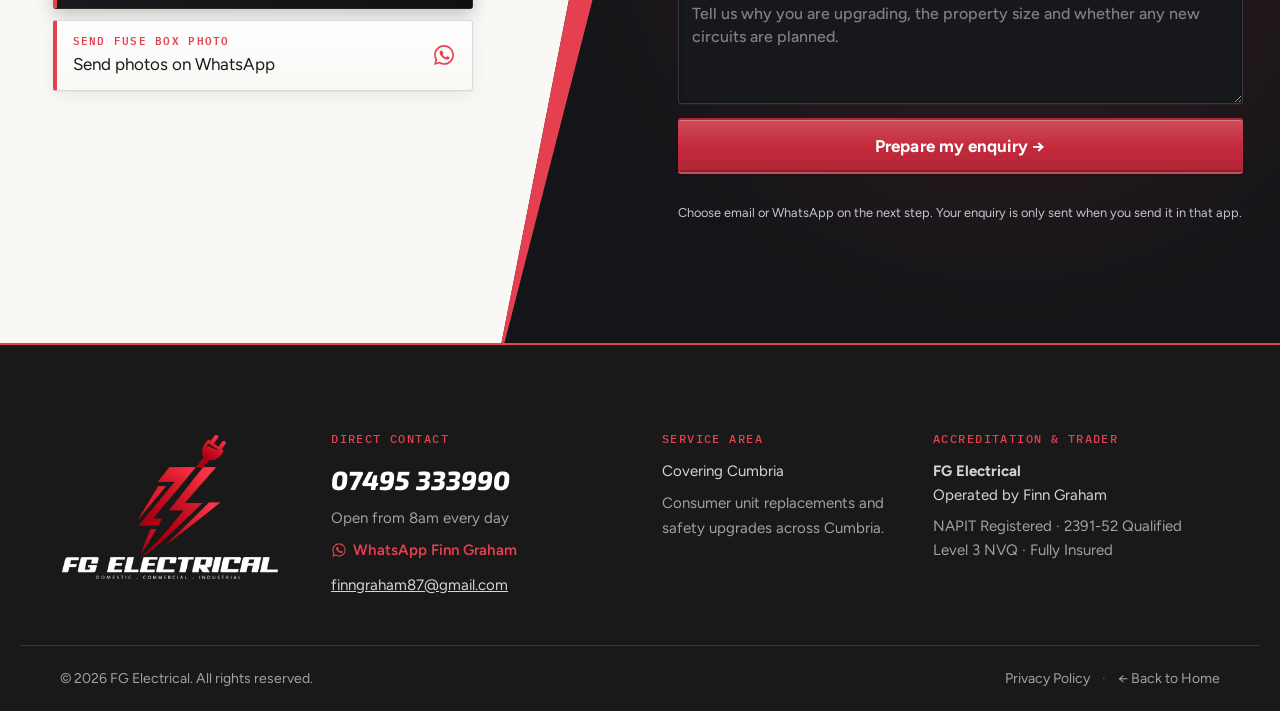
<file: consumer-units.html>
<!doctype html>
<html lang="en-GB">
<head>
  <meta charset="utf-8">
  <meta name="viewport" content="width=device-width, initial-scale=1">
  <title>Consumer Unit Upgrades in Cumbria | FG Electrical</title>
  <meta name="description" content="Replace an ageing fuse box with modern circuit protection, following checks of the wiring it will supply. FG Electrical, Cumbria. Call 07495 333990.">
  <meta name="theme-color" content="#191919">
  <link rel="canonical" href="https://fg-electrical.co.uk/consumer-units.html">
  <link rel="icon" type="image/svg+xml" href="assets/favicon.svg">
  <link rel="icon" type="image/png" sizes="32x32" href="assets/favicon-32x32.png">
  <link rel="apple-touch-icon" sizes="192x192" href="assets/apple-touch-icon.png">
  <link rel="preconnect" href="https://fonts.googleapis.com">
  <link rel="preconnect" href="https://fonts.gstatic.com" crossorigin>
  <link href="https://fonts.googleapis.com/css2?family=Exo+2:ital,wght@1,600;1,700;1,800&family=Figtree:wght@400;500;600;700&family=IBM+Plex+Mono:wght@500;600;700&display=swap" rel="stylesheet">
    <link rel="stylesheet" href="styles.css?v=prod-6">
  <script>
    (function () {
      try {
        var params = new URLSearchParams(window.location.search);
        var forceIntro = params.get('intro') === '1';
        if (!forceIntro && sessionStorage.getItem('fg_intro_shown')) {
          document.documentElement.classList.add('intro-skipped');
        }
      } catch (e) {}
    })();
  </script>
  <!-- Open Graph / WhatsApp / Facebook -->
  <meta property="og:type" content="website">
  <meta property="og:locale" content="en_GB">
  <meta property="og:site_name" content="Cumbria Rewires · FG Electrical">
  <meta property="og:title" content="Consumer Unit Upgrades in Cumbria | FG Electrical">
  <meta property="og:description" content="Replace an ageing fuse box with modern circuit protection, following checks of the wiring it will supply. FG Electrical, Cumbria. Call 07495 333990.">
  <meta property="og:url" content="https://fg-electrical.co.uk/consumer-units.html">
  <meta property="og:image" content="https://fg-electrical.co.uk/assets/og-preview.png">
  <meta property="og:image:width" content="1200">
  <meta property="og:image:height" content="630">
  <meta property="og:image:alt" content="FG Electrical - Consumer Unit Upgrades in Cumbria">

  <!-- Twitter Card -->
  <meta name="twitter:card" content="summary_large_image">
  <meta name="twitter:title" content="Consumer Unit Upgrades in Cumbria | FG Electrical">
  <meta name="twitter:description" content="Replace an ageing fuse box with modern circuit protection, following checks of the wiring it will supply. FG Electrical, Cumbria. Call 07495 333990.">
  <meta name="twitter:image" content="https://fg-electrical.co.uk/assets/og-preview.png">

  <!-- Structured Data (Service & Breadcrumb Schema) -->
  <script type="application/ld+json">
  {
    "@context": "https://schema.org",
    "@graph": [
      {
        "@type": "BreadcrumbList",
        "itemListElement": [
          {
            "@type": "ListItem",
            "position": 1,
            "name": "Home",
            "item": "https://fg-electrical.co.uk/"
          },
          {
            "@type": "ListItem",
            "position": 2,
            "name": "Consumer Unit Upgrades",
            "item": "https://fg-electrical.co.uk/consumer-units.html"
          }
        ]
      },
      {
        "@type": "Service",
        "name": "Consumer Unit Upgrades",
        "provider": {
          "@type": "Electrician",
          "name": "FG Electrical",
          "telephone": "+447495333990",
          "email": "finngraham87@gmail.com",
          "areaServed": "Cumbria, UK"
        },
        "description": "Replace an ageing fuse box with modern circuit protection, following checks of the wiring it will supply. FG Electrical, Cumbria. Call 07495 333990.",
        "serviceType": "Consumer Unit Replacement"
      }
    ]
  }
  </script>

  <!-- Google tag (gtag.js) - GA4 ready: uncomment and replace G-XXXXXXXXXX when ready -->
  <!--
  <script async src="https://www.googletagmanager.com/gtag/js?id=G-XXXXXXXXXX"></script>
  <script>
    window.dataLayer = window.dataLayer || [];
    function gtag(){dataLayer.push(arguments);}
    gtag('js', new Date());
    gtag('config', 'G-XXXXXXXXXX');
  </script>
  -->
</head>
<body class="service-detail">
  <!-- FG Electrical Brand Intro Reveal ("Electric Ignition") -->
  <aside class="site-intro" id="site-intro" aria-label="Loading FG Electrical">
    <div class="site-intro__backdrop" aria-hidden="true"></div>
    <div class="site-intro__content">
      <div class="site-intro__emblem">
        <div class="site-intro__halo" aria-hidden="true"></div>
        <img class="site-intro__symbol" src="assets/fg-plug-symbol.png?v=179430" width="358" height="503" alt="" aria-hidden="true">
      </div>
      <div class="site-intro__brand">
        <img class="site-intro__mark" src="assets/fg-electrical-mark.png?v=179420" width="804" height="65" alt="FG Electrical">
        <div class="site-intro__sub" aria-hidden="true">
          <span>DOMESTIC</span>
          <span class="site-intro__dot">&middot;</span>
          <span>COMMERCIAL</span>
          <span class="site-intro__dot">&middot;</span>
          <span>INDUSTRIAL</span>
        </div>
      </div>
    </div>
  </aside>

  <a class="skip" href="#main">Skip to content</a>

  <!-- Reusable SVG symbols -->
  <svg width="0" height="0" style="position:absolute" aria-hidden="true" focusable="false">
    <linearGradient id="trace-grad" x1="0.8" y1="0" x2="0.2" y2="1">
      <stop offset="0%" stop-color="#FF5A68"/>
      <stop offset="45%" stop-color="#E54050"/>
      <stop offset="100%" stop-color="#B82234"/>
    </linearGradient>
    <symbol id="trace" viewBox="0 0 56 16">
      <path d="M3 12.5H19L27 3.5H53" fill="none" stroke="currentColor" stroke-width="1.6" stroke-linejoin="round"/>
      <circle cx="3" cy="12.5" r="2.5" fill="currentColor"/>
      <circle cx="53" cy="3.5" r="2.5" fill="currentColor"/>
    </symbol>
    <symbol id="ico-phone" viewBox="0 0 24 24">
      <path d="M6.6 10.8a15.1 15.1 0 0 0 6.6 6.6l2.2-2.2a1 1 0 0 1 1-.25c1.1.37 2.3.57 3.6.57a1 1 0 0 1 1 1V20a1 1 0 0 1-1 1A17 17 0 0 1 3 4a1 1 0 0 1 1-1h3.5a1 1 0 0 1 1 1c0 1.25.2 2.45.57 3.57a1 1 0 0 1-.25 1.02l-2.22 2.2Z" fill="currentColor"/>
    </symbol>
    <symbol id="ico-wa" viewBox="0 0 24 24">
      <path d="M12.04 2C6.58 2 2.13 6.45 2.13 11.91C2.13 13.66 2.59 15.36 3.45 16.86L2.05 22L7.3 20.62C8.75 21.41 10.38 21.83 12.04 21.83C17.5 21.83 21.95 17.38 21.95 11.92C21.95 9.27 20.92 6.78 19.05 4.91C17.18 3.03 14.69 2 12.04 2M12.05 3.67C14.25 3.67 16.31 4.53 17.87 6.09C19.42 7.65 20.28 9.72 20.28 11.92C20.28 16.46 16.58 20.15 12.04 20.15C10.56 20.15 9.11 19.76 7.85 19L7.55 18.83L4.43 19.65L5.26 16.61L5.06 16.29C4.24 14.99 3.8 13.47 3.8 11.91C3.81 7.37 7.5 3.67 12.05 3.67M9.11 7.44C8.95 7.44 8.68 7.5 8.46 7.74C8.24 7.97 7.62 8.56 7.62 9.75C7.62 10.95 8.5 12.1 8.62 12.26C8.75 12.43 10.33 14.86 12.75 15.91C13.33 16.16 13.77 16.3 14.13 16.42C14.71 16.6 15.24 16.58 15.65 16.52C16.12 16.45 17.07 15.94 17.27 15.38C17.47 14.82 17.47 14.34 17.41 14.25C17.35 14.15 17.2 14.09 16.97 13.98C16.75 13.87 15.65 13.33 15.45 13.25C15.24 13.18 15.1 13.14 14.95 13.36C14.81 13.58 14.39 14.09 14.27 14.23C14.14 14.37 14.02 14.39 13.8 14.27C13.58 14.16 12.87 13.93 12.03 13.18C11.37 12.6 10.93 11.88 10.8 11.66C10.68 11.44 10.79 11.32 10.9 11.21C11 11.11 11.13 10.94 11.24 10.81C11.35 10.68 11.39 10.59 11.46 10.44C11.53 10.3 11.5 10.17 11.44 10.06C11.39 9.95 10.95 8.86 10.76 8.42C10.58 7.98 10.4 8.05 10.26 8.04C10.13 8.04 9.98 8.03 9.83 8.03C9.68 8.03 9.44 8.09 9.24 8.31" fill="currentColor"/>
    </symbol>
  </svg>

  <header class="site-header">
    <div class="wrap site-header__inner">
      <a class="brand" href="index.html#top" aria-label="FG Electrical, back to home">
        <img class="brand__symbol" src="assets/fg-plug-symbol.png?v=179430" width="358" height="503" alt="" aria-hidden="true">
        <span class="brand__text">
          <span class="brand__mark"><img src="assets/fg-electrical-mark.png?v=179420" width="804" height="65" alt="FG Electrical"></span>
          <span class="brand__sub" aria-hidden="true">
            <span>DOMESTIC</span>
            <span class="brand__dot">&middot;</span>
            <span>COMMERCIAL</span>
            <span class="brand__dot">&middot;</span>
            <span>INDUSTRIAL</span>
          </span>
        </span>
      </a>
      <nav class="nav" aria-label="Main"><a href="index.html#services">&larr; All Services</a><a href="reviews.html">Reviews</a><a href="#whats-included">What’s Included</a><a href="#process">The Process</a><a href="#faqs">FAQs</a><a href="#quote">Get a Quote</a></nav>
      <div class="header-actions">
        <a class="btn btn--header-wa" href="https://wa.me/447495333990" target="_blank" rel="noopener" aria-label="Chat on WhatsApp">
          <svg class="ico" aria-hidden="true"><use href="#ico-wa"/></svg>
          <span>WhatsApp</span>
        </a>
        <a class="btn btn--red btn--header" href="tel:+447495333990">
          <svg class="ico" aria-hidden="true"><use href="#ico-phone"/></svg>
          <span><span class="btn__long">Call </span>07495 333990</span>
        </a>
      </div>
          <button class="menu-toggle" type="button" aria-expanded="false" aria-controls="mobile-menu" aria-label="Toggle navigation menu">
        <span class="menu-toggle__label">Menu</span>
        <span class="menu-toggle__icon" aria-hidden="true">
          <span class="menu-toggle__line"></span>
          <span class="menu-toggle__line"></span>
          <span class="menu-toggle__line"></span>
        </span>
      </button>
    </div>
  </header>

  <!-- Mobile Navigation Drawer -->
  <nav id="mobile-menu" class="mobile-menu" aria-label="Mobile navigation">
    <div class="mobile-menu__inner">
      <div class="mobile-menu__status">
        <span class="mobile-menu__status-live"><span class="mobile-menu__status-dot" aria-hidden="true"></span>Open 8am–8pm &middot; 7 Days</span>
        <span class="mobile-menu__status-badge">NAPIT Approved</span>
      </div>

      <div class="mobile-menu__group">
        <div class="mobile-menu__section-head">
          <p class="mobile-menu__section-label">Navigation</p>
        </div>
        <div class="mobile-menu__nav">
          <a class="mobile-menu__link" href="index.html">
            <span class="mobile-menu__link-main">Home</span>
            <span class="mobile-menu__link-arrow" aria-hidden="true">&rarr;</span>
          </a>
          <a class="mobile-menu__link" href="reviews.html">
            <span class="mobile-menu__link-main">Google Reviews</span>
            <span class="mobile-menu__link-meta"><span class="mobile-menu__rating">&#9733; 5.0</span><span class="mobile-menu__link-arrow" aria-hidden="true">&rarr;</span></span>
          </a>
          <a class="mobile-menu__link" href="index.html#accreditation">
            <span class="mobile-menu__link-main">Accreditation &amp; Standards</span>
            <span class="mobile-menu__link-arrow" aria-hidden="true">&rarr;</span>
          </a>
          <a class="mobile-menu__link" href="#faqs">
            <span class="mobile-menu__link-main">FAQs &amp; Pricing Guide</span>
            <span class="mobile-menu__link-arrow" aria-hidden="true">&rarr;</span>
          </a>
        </div>
      </div>

      <div class="mobile-menu__group">
        <div class="mobile-menu__section-head">
          <p class="mobile-menu__section-label">Electrical Services</p>
          <a class="mobile-menu__section-action" href="index.html#services">View overview &rarr;</a>
        </div>
        <div class="mobile-menu__services">
          <a class="mobile-menu__service-chip mobile-menu__service-chip--wide" href="full-rewires.html"><span>Full House Rewires</span><span class="mobile-menu__chip-arrow" aria-hidden="true">&rarr;</span></a>
          <a class="mobile-menu__service-chip" href="partial-rewires.html"><span>Partial Rewires</span><span class="mobile-menu__chip-arrow" aria-hidden="true">&rarr;</span></a>
          <a class="mobile-menu__service-chip" href="consumer-units.html"><span>Consumer Units</span><span class="mobile-menu__chip-arrow" aria-hidden="true">&rarr;</span></a>
          <a class="mobile-menu__service-chip" href="fault-finding.html"><span>Fault Finding</span><span class="mobile-menu__chip-arrow" aria-hidden="true">&rarr;</span></a>
          <a class="mobile-menu__service-chip" href="eicr-reports.html"><span>EICR Reports</span><span class="mobile-menu__chip-arrow" aria-hidden="true">&rarr;</span></a>
          <a class="mobile-menu__service-chip" href="ev-installations.html"><span>EV Chargers</span><span class="mobile-menu__chip-arrow" aria-hidden="true">&rarr;</span></a>
          <a class="mobile-menu__service-chip" href="minor-works.html"><span>Minor Works</span><span class="mobile-menu__chip-arrow" aria-hidden="true">&rarr;</span></a>
          <a class="mobile-menu__service-chip" href="extensions-renovations.html"><span>Extensions</span><span class="mobile-menu__chip-arrow" aria-hidden="true">&rarr;</span></a>
          <a class="mobile-menu__service-chip" href="new-builds.html"><span>New Builds</span><span class="mobile-menu__chip-arrow" aria-hidden="true">&rarr;</span></a>
        </div>
      </div>

      <div class="mobile-menu__actions">
        <a class="mobile-menu__cta-quote" href="#quote">
          <span>
            Request a Free Quote
            <span class="mobile-menu__cta-sub">Free survey &amp; clear scope across Cumbria</span>
          </span>
          <span aria-hidden="true">&rarr;</span>
        </a>
        <div class="mobile-menu__contact-row">
          <a class="mobile-menu__btn-call" href="tel:+447495333990">
            <svg class="ico" viewBox="0 0 24 24" aria-hidden="true"><use href="#ico-phone"/></svg>
            <span>07495 333990</span>
          </a>
          <a class="mobile-menu__btn-wa" href="https://wa.me/447495333990" target="_blank" rel="noopener">
            <svg class="ico" viewBox="0 0 24 24" aria-hidden="true"><use href="#ico-wa"/></svg>
            <span>WhatsApp</span>
          </a>
        </div>
      </div>
    </div>
  </nav>

  <main id="main" class="service-page">
 <section class="service-hero" id="top"><div class="wrap"><a class="service-back" href="index.html#services">&larr; All electrical services</a><p class="eyebrow eyebrow--dark"><svg class="trace" aria-hidden="true"><use href="#trace"/></svg>FG Electrical &middot; Cumbria</p><h1>Consumer Unit Upgrades <em>across Cumbria.</em></h1><p class="service-lede">Replace an ageing fuse box with modern circuit protection, following checks of the wiring it will supply.</p><div class="service-hero__actions"><a class="btn btn--red btn--lg" href="#quote">Get a consumer unit quote &rarr;</a><a class="btn btn--line-white btn--lg" href="tel:+447495333990">Call 07495 333990</a></div><p class="service-hero__note">Clear scope. Practical advice. Work planned around your property.</p></div></section>
     <section class="coverage" aria-label="Key facts">
      <div class="wrap">
        <ul class="coverage__line">
          <li>
            <span class="coverage__k">Typical Duration</span>
            <strong>Same-Day</strong>
            <span class="coverage__sub">Power back on in hours</span>
          </li>
          <li>
            <span class="coverage__k">Surge Protection</span>
            <strong>Type 2 SPD</strong>
            <span class="coverage__sub">Protects sensitive tech</span>
          </li>
          <li>
            <span class="coverage__k">Breakers</span>
            <strong>RCBO Units</strong>
            <span class="coverage__sub">Individual circuit trips</span>
          </li>
          <li>
            <span class="coverage__k">Certification</span>
            <strong>NAPIT Part P</strong>
            <span class="coverage__sub">Full testing certificate</span>
          </li>
        </ul>
      </div>
    </section>
 <section class="service-fit"><div class="wrap service-split"><div><p class="eyebrow"><svg class="trace" aria-hidden="true"><use href="#trace"/></svg>Is this what you need?</p><h2>Start with your situation.</h2></div><ul class="service-checks"><li>Your property has an older fuse box</li><li>You are planning additional circuits or major electrical work</li><li>An inspection has recommended a consumer unit upgrade</li></ul></div></section>
 <section class="service-included" id="whats-included"><div class="wrap"><p class="eyebrow"><svg class="trace" aria-hidden="true"><use href="#trace"/></svg>What’s included</p><h2>From assessment to completion.</h2><p class="muted">The exact specification is confirmed in your quote. Here is what we discuss and plan with you.</p><div class="service-cards"><article><span class="service-card__num">01</span><h3>Existing installation checks</h3><p>Assess the circuits, earthing and bonding before agreeing the replacement.</p></article><article><span class="service-card__num">02</span><h3>Suitable circuit protection</h3><p>Specify the enclosure and protective devices to suit the installation.</p></article><article><span class="service-card__num">03</span><h3>Planned changeover</h3><p>Agree access and power interruption arrangements before the work begins.</p></article><article><span class="service-card__num">04</span><h3>Testing and handover</h3><p>Test the installation affected by the change, label circuits and provide relevant certification.</p></article></div></div></section>
 <section class="service-process" id="process"><div class="wrap"><p class="eyebrow eyebrow--dark"><svg class="trace" aria-hidden="true"><use href="#trace"/></svg>What to expect</p><h2>From first enquiry to handover.</h2><div class="service-steps"><article><span>01</span><h3>Tell us about your job</h3><p>Tell us why you are upgrading, the property size and whether any new circuits are planned.</p></article><article><span>02</span><h3>Assessment &amp; clear quote</h3><p>Discuss the property and access, arrange an assessment where needed, then agree the scope, cost and timing.</p></article><article><span>03</span><h3>Work &amp; handover</h3><p>Complete the agreed visit or installation, explain the outcome and provide relevant documentation.</p></article></div></div></section>
 <section class="faqs service-faqs" id="faqs"><div class="wrap faqs__grid"><div class="faqs__head"><p class="eyebrow"><svg class="trace" aria-hidden="true"><use href="#trace"/></svg>Your questions</p><h2>Consumer Unit Upgrades FAQs.</h2><p class="muted">Need advice about your property? <a href="tel:+447495333990">Speak to Finn.</a></p></div><div><details class="faq-item" name="service-faq"><summary>Does a new fuse box mean I need a rewire?</summary><p>Not necessarily. Checks of the existing wiring help establish whether repairs or further work are needed before replacement.</p></details><details class="faq-item" name="service-faq"><summary>Will the power be off?</summary><p>Yes, isolation is needed during the changeover and parts of the testing. Discuss any essential equipment before booking.</p></details><details class="faq-item" name="service-faq"><summary>Can you quote from a photo?</summary><p>A clear photo can help start the discussion, but an assessment may still be needed to confirm the scope.</p></details><details class="faq-item" name="service-faq"><summary>What if a wiring fault is found?</summary><p>Findings and any additional work should be explained so the next steps and costs can be agreed.</p></details></div></div></section>
 <section class="quote" id="quote">
      <div class="quote__backdrop" aria-hidden="true">
        <svg class="quote__bolt" viewBox="0 0 220 900" preserveAspectRatio="none" focusable="false">
          <path d="M0 0 H164 L44 488 H112 L10 900 H0 Z" fill="#FAF8F5"/>
          <path d="M164 0 H210 L94 442 H162 L14 900 H10 L112 488 H44 Z" fill="#E54050"/>
        </svg>
      </div>
      <div class="wrap quote__grid">
        <div class="quote__intro">
          <p class="eyebrow"><svg class="trace" aria-hidden="true"><use href="#trace"/></svg>Get a Price</p>
          <h2>Get a consumer unit quote.</h2>
          <p class="muted">Tell us why you are upgrading, the property size and whether any new circuits are planned.</p>
          
          <div class="quote__actions">
            <a class="quote__call" href="tel:+447495333990">
              <span class="quote__call-k">Call direct</span>
              <span class="quote__call-n">07495 333990</span>
              <span class="quote__call-s">Open from 8am every day &middot; Cumbria</span>
            </a>

            <a class="quote__wa" href="https://wa.me/447495333990" target="_blank" rel="noopener">
              <div class="quote__wa-text">
                <span class="quote__wa-k">Send Fuse Box Photo</span>
                <span>Send photos on WhatsApp</span>
              </div>
              <svg class="ico" style="color:var(--red);width:24px;height:24px;" aria-hidden="true"><use href="#ico-wa"/></svg>
            </a>
          </div>
        </div>

        <form class="form" id="quote-form" data-service-form novalidate>
 <p class="service-form__label">Tell us what you need.</p>
 <div class="field"><label for="service">Service needed</label><select id="service" name="service"><option>Full House Rewires</option><option>Minor Works</option><option selected>Consumer Unit Upgrades</option><option>Extensions &amp; Renovations</option><option>New Build Electrical Installations</option><option>EV Charger Installations</option><option>EICR Safety Reports</option><option>Fault Finding &amp; Repairs</option></select></div>
 <div class="field"><label for="name">Your name</label><input id="name" name="name" autocomplete="name" required></div>
 <div class="field-row"><div class="field"><label for="phone">Phone number</label><input id="phone" name="phone" type="tel" autocomplete="tel" required></div><div class="field"><label for="postcode">Postcode / town</label><input id="postcode" name="postcode" autocomplete="postal-code" required></div></div>
 <div class="field"><label for="message">Tell us about the job</label><textarea id="message" name="message" rows="4" placeholder="Tell us why you are upgrading, the property size and whether any new circuits are planned." required></textarea></div>
 <button class="btn btn--red btn--lg btn--block" type="submit">Prepare my enquiry &rarr;</button>
 <p class="service-form__note">Choose email or WhatsApp on the next step. Your enquiry is only sent when you send it in that app.</p>
 <div class="service-send" hidden><p id="form-status" role="status" aria-live="polite"></p><a class="btn btn--red" data-send-email href="#">Open email</a> <a class="btn btn--wa" data-send-wa href="#" target="_blank" rel="noopener">Open WhatsApp</a></div>
 </form>
      </div>
    </section>
 </main>
  <footer class="footer">
    <div class="wrap footer__grid">
      <div class="footer__brand">
        <img class="footer__logo" src="assets/fg-electrical-stacked.png?v=179420" width="1416" height="955" alt="FG Electrical — Domestic · Commercial · Industrial" loading="lazy">
      </div>
      <div>
        <h2 class="footer__h">Direct Contact</h2>
        <p><a class="footer__phone" href="tel:+447495333990">07495 333990</a></p>
        <p class="footer__sub">Open from 8am every day</p>
        <p><a class="footer__wa-link" href="https://wa.me/447495333990" target="_blank" rel="noopener">
          <svg class="ico" style="width:16px;height:16px;" aria-hidden="true"><use href="#ico-wa"/></svg>
          WhatsApp Finn Graham
        </a></p>
        <p style="margin-top:8px;"><a href="mailto:finngraham87@gmail.com" style="color:#D4D5D8;text-decoration:underline;">finngraham87@gmail.com</a></p>
      </div>
      <div>
        <h2 class="footer__h">Service Area</h2>
        <p>Covering Cumbria</p>
        <p class="footer__sub" style="margin-top:8px;">Consumer unit replacements and safety upgrades across Cumbria.</p>
      </div>
      <div>
        <h2 class="footer__h">Accreditation &amp; Trader</h2>
        <p><strong>FG Electrical</strong><br>Operated by Finn Graham</p>
        <p class="footer__sub" style="margin-top:6px;">NAPIT Registered &middot; 2391-52 Qualified<br>Level 3 NVQ &middot; Fully Insured</p>
      </div>
    </div>
    <div class="wrap footer__base">
      <span class="footer__copy">&copy; 2026 FG Electrical. All rights reserved.</span>
      <div class="footer__base-links">
        <a href="privacy.html" class="footer__link" data-privacy-open>Privacy Policy</a>
        <span class="footer__sep" aria-hidden="true">&middot;</span>
        <a href="index.html" class="footer__link">&larr; Back to Home</a>
      </div>
    </div>
  </footer>

  <dialog id="privacy-modal" class="privacy-modal" aria-labelledby="privacy-modal-title">
    <div class="privacy-modal__card">
      <div class="privacy-modal__head">
        <h3 id="privacy-modal-title">Privacy Policy</h3>
        <button type="button" class="privacy-modal__close" data-privacy-close aria-label="Close privacy notice">&times;</button>
      </div>
      <div class="privacy-modal__body">
        <p><strong>FG Electrical</strong> is committed to protecting your privacy.</p>
        <p>Customer enquiry details provided via phone, WhatsApp, email, or our quote forms are used solely to reply to requests, provide estimates, and fulfill booked electrical services.</p>
        <p>We never share, rent, or sell your personal information with third parties for marketing purposes.</p>
        <p style="margin-top:14px;"><a href="privacy.html" style="color:var(--red);text-decoration:underline;font-weight:600;">Read full Privacy Policy &rarr;</a></p>
      </div>
    </div>
  </dialog>

  <nav class="dock" aria-label="Quick contact">
    <a class="btn btn--red" href="tel:+447495333990" aria-label="Call Finn on 07495 333990" title="Call Finn">
      <svg class="ico" aria-hidden="true"><use href="#ico-phone"/></svg>
    </a>
    <a class="btn btn--wa" href="https://wa.me/447495333990" target="_blank" rel="noopener" aria-label="WhatsApp Finn" title="WhatsApp Finn">
      <svg class="ico" aria-hidden="true"><use href="#ico-wa"/></svg>
    </a>
  </nav>

  <script src="site.js?v=surge-9"></script>
  <script src="service-pages.js?v=6"></script>
</body>
</html>
</file>
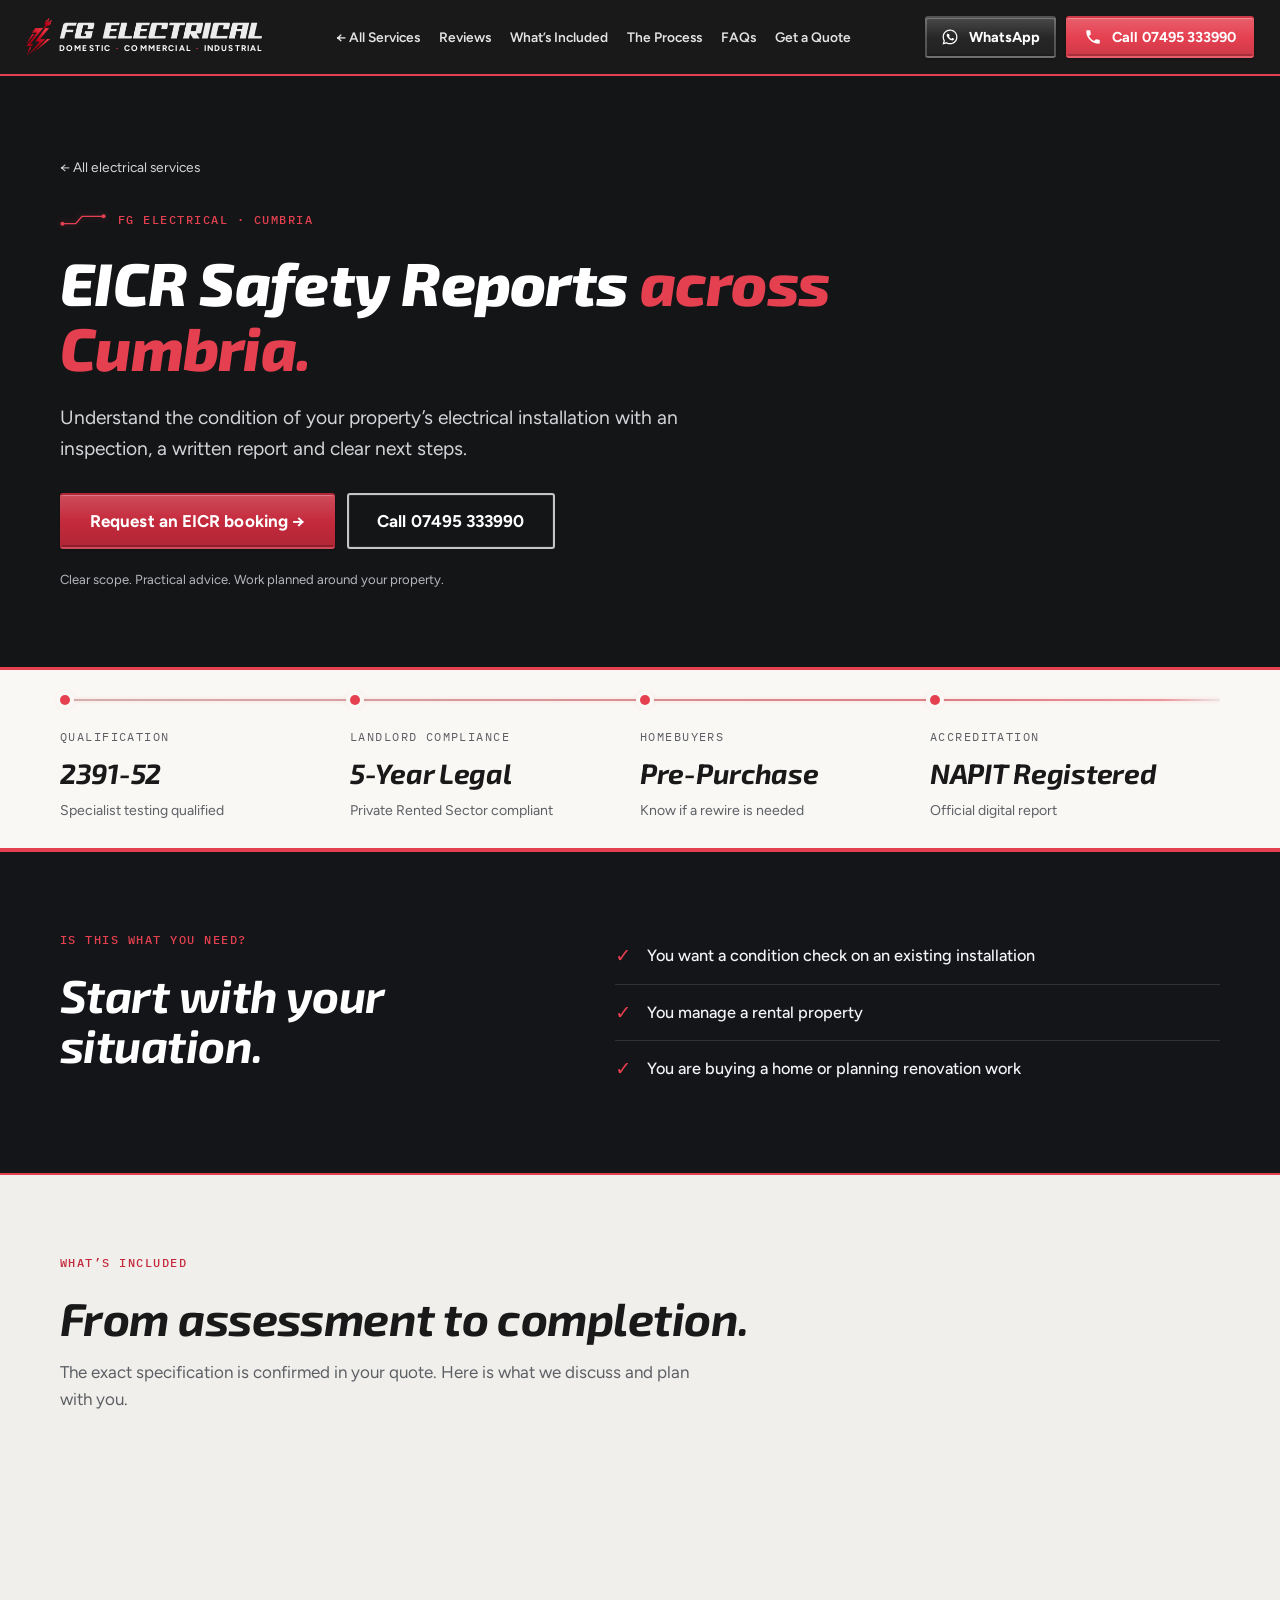
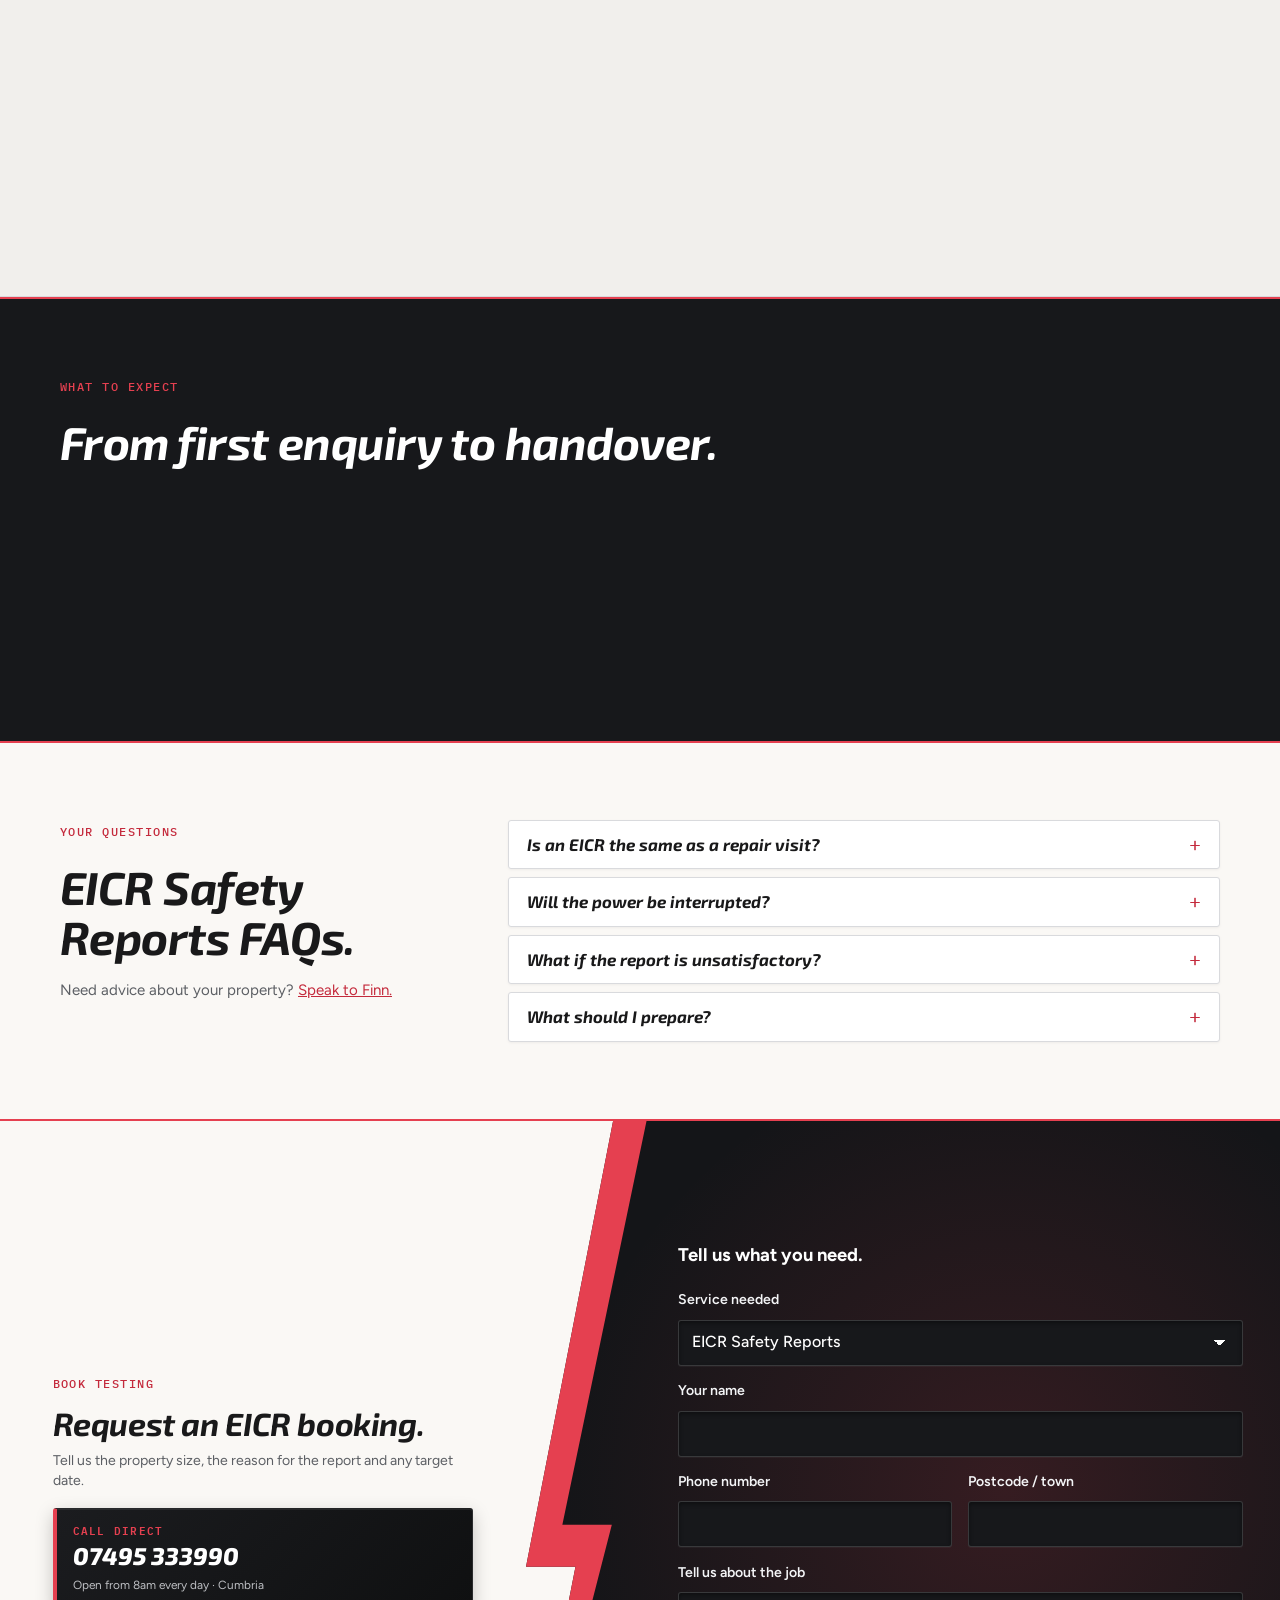
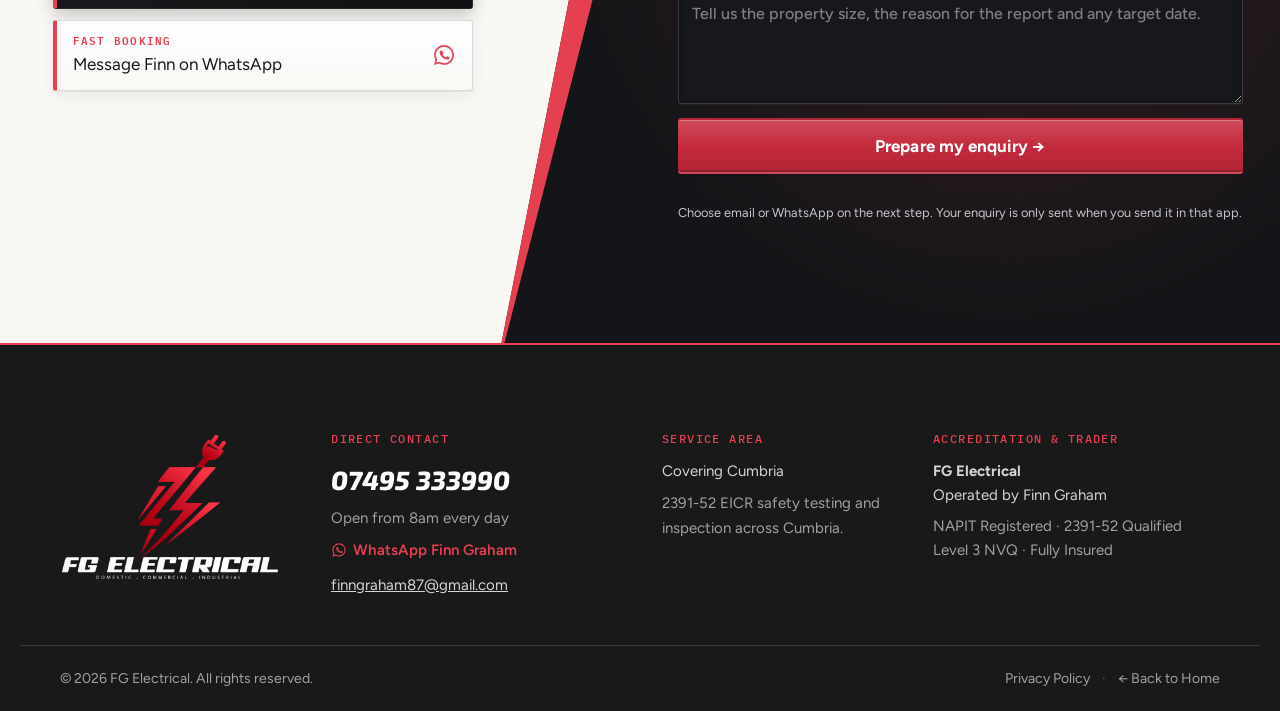
<file: eicr-reports.html>
<!doctype html>
<html lang="en-GB">
<head>
  <meta charset="utf-8">
  <meta name="viewport" content="width=device-width, initial-scale=1">
  <title>EICR Safety Reports in Cumbria | FG Electrical</title>
  <meta name="description" content="Understand the condition of your property’s electrical installation with an inspection, a written report and clear next steps. FG Electrical, Cumbria. Call 07495 333990.">
  <meta name="theme-color" content="#191919">
  <link rel="canonical" href="https://fg-electrical.co.uk/eicr-reports.html">
  <link rel="icon" type="image/svg+xml" href="assets/favicon.svg">
  <link rel="icon" type="image/png" sizes="32x32" href="assets/favicon-32x32.png">
  <link rel="apple-touch-icon" sizes="192x192" href="assets/apple-touch-icon.png">
  <link rel="preconnect" href="https://fonts.googleapis.com">
  <link rel="preconnect" href="https://fonts.gstatic.com" crossorigin>
  <link href="https://fonts.googleapis.com/css2?family=Exo+2:ital,wght@1,600;1,700;1,800&family=Figtree:wght@400;500;600;700&family=IBM+Plex+Mono:wght@500;600;700&display=swap" rel="stylesheet">
    <link rel="stylesheet" href="styles.css?v=prod-6">
  <script>
    (function () {
      try {
        var params = new URLSearchParams(window.location.search);
        var forceIntro = params.get('intro') === '1';
        if (!forceIntro && sessionStorage.getItem('fg_intro_shown')) {
          document.documentElement.classList.add('intro-skipped');
        }
      } catch (e) {}
    })();
  </script>
  <!-- Open Graph / WhatsApp / Facebook -->
  <meta property="og:type" content="website">
  <meta property="og:locale" content="en_GB">
  <meta property="og:site_name" content="Cumbria Rewires · FG Electrical">
  <meta property="og:title" content="EICR Safety Reports in Cumbria | FG Electrical">
  <meta property="og:description" content="Understand the condition of your property’s electrical installation with an inspection, a written report and clear next steps. FG Electrical, Cumbria. Call 07495 333990.">
  <meta property="og:url" content="https://fg-electrical.co.uk/eicr-reports.html">
  <meta property="og:image" content="https://fg-electrical.co.uk/assets/og-preview.png">
  <meta property="og:image:width" content="1200">
  <meta property="og:image:height" content="630">
  <meta property="og:image:alt" content="FG Electrical - EICR Safety Reports in Cumbria">

  <!-- Twitter Card -->
  <meta name="twitter:card" content="summary_large_image">
  <meta name="twitter:title" content="EICR Safety Reports in Cumbria | FG Electrical">
  <meta name="twitter:description" content="Understand the condition of your property’s electrical installation with an inspection, a written report and clear next steps. FG Electrical, Cumbria. Call 07495 333990.">
  <meta name="twitter:image" content="https://fg-electrical.co.uk/assets/og-preview.png">

  <!-- Structured Data (Service & Breadcrumb Schema) -->
  <script type="application/ld+json">
  {
    "@context": "https://schema.org",
    "@graph": [
      {
        "@type": "BreadcrumbList",
        "itemListElement": [
          {
            "@type": "ListItem",
            "position": 1,
            "name": "Home",
            "item": "https://fg-electrical.co.uk/"
          },
          {
            "@type": "ListItem",
            "position": 2,
            "name": "EICR Safety Reports",
            "item": "https://fg-electrical.co.uk/eicr-reports.html"
          }
        ]
      },
      {
        "@type": "Service",
        "name": "EICR Safety Reports",
        "provider": {
          "@type": "Electrician",
          "name": "FG Electrical",
          "telephone": "+447495333990",
          "email": "finngraham87@gmail.com",
          "areaServed": "Cumbria, UK"
        },
        "description": "Understand the condition of your property’s electrical installation with an inspection, a written report and clear next steps. FG Electrical, Cumbria. Call 07495 333990.",
        "serviceType": "Electrical Safety Inspection"
      }
    ]
  }
  </script>

  <!-- Google tag (gtag.js) - GA4 ready: uncomment and replace G-XXXXXXXXXX when ready -->
  <!--
  <script async src="https://www.googletagmanager.com/gtag/js?id=G-XXXXXXXXXX"></script>
  <script>
    window.dataLayer = window.dataLayer || [];
    function gtag(){dataLayer.push(arguments);}
    gtag('js', new Date());
    gtag('config', 'G-XXXXXXXXXX');
  </script>
  -->
</head>
<body class="service-detail">
  <!-- FG Electrical Brand Intro Reveal ("Electric Ignition") -->
  <aside class="site-intro" id="site-intro" aria-label="Loading FG Electrical">
    <div class="site-intro__backdrop" aria-hidden="true"></div>
    <div class="site-intro__content">
      <div class="site-intro__emblem">
        <div class="site-intro__halo" aria-hidden="true"></div>
        <img class="site-intro__symbol" src="assets/fg-plug-symbol.png?v=179430" width="358" height="503" alt="" aria-hidden="true">
      </div>
      <div class="site-intro__brand">
        <img class="site-intro__mark" src="assets/fg-electrical-mark.png?v=179420" width="804" height="65" alt="FG Electrical">
        <div class="site-intro__sub" aria-hidden="true">
          <span>DOMESTIC</span>
          <span class="site-intro__dot">&middot;</span>
          <span>COMMERCIAL</span>
          <span class="site-intro__dot">&middot;</span>
          <span>INDUSTRIAL</span>
        </div>
      </div>
    </div>
  </aside>

  <a class="skip" href="#main">Skip to content</a>

  <!-- Reusable SVG symbols -->
  <svg width="0" height="0" style="position:absolute" aria-hidden="true" focusable="false">
    <linearGradient id="trace-grad" x1="0.8" y1="0" x2="0.2" y2="1">
      <stop offset="0%" stop-color="#FF5A68"/>
      <stop offset="45%" stop-color="#E54050"/>
      <stop offset="100%" stop-color="#B82234"/>
    </linearGradient>
    <symbol id="trace" viewBox="0 0 56 16">
      <path d="M3 12.5H19L27 3.5H53" fill="none" stroke="currentColor" stroke-width="1.6" stroke-linejoin="round"/>
      <circle cx="3" cy="12.5" r="2.5" fill="currentColor"/>
      <circle cx="53" cy="3.5" r="2.5" fill="currentColor"/>
    </symbol>
    <symbol id="ico-phone" viewBox="0 0 24 24">
      <path d="M6.6 10.8a15.1 15.1 0 0 0 6.6 6.6l2.2-2.2a1 1 0 0 1 1-.25c1.1.37 2.3.57 3.6.57a1 1 0 0 1 1 1V20a1 1 0 0 1-1 1A17 17 0 0 1 3 4a1 1 0 0 1 1-1h3.5a1 1 0 0 1 1 1c0 1.25.2 2.45.57 3.57a1 1 0 0 1-.25 1.02l-2.22 2.2Z" fill="currentColor"/>
    </symbol>
    <symbol id="ico-wa" viewBox="0 0 24 24">
      <path d="M12.04 2C6.58 2 2.13 6.45 2.13 11.91C2.13 13.66 2.59 15.36 3.45 16.86L2.05 22L7.3 20.62C8.75 21.41 10.38 21.83 12.04 21.83C17.5 21.83 21.95 17.38 21.95 11.92C21.95 9.27 20.92 6.78 19.05 4.91C17.18 3.03 14.69 2 12.04 2M12.05 3.67C14.25 3.67 16.31 4.53 17.87 6.09C19.42 7.65 20.28 9.72 20.28 11.92C20.28 16.46 16.58 20.15 12.04 20.15C10.56 20.15 9.11 19.76 7.85 19L7.55 18.83L4.43 19.65L5.26 16.61L5.06 16.29C4.24 14.99 3.8 13.47 3.8 11.91C3.81 7.37 7.5 3.67 12.05 3.67M9.11 7.44C8.95 7.44 8.68 7.5 8.46 7.74C8.24 7.97 7.62 8.56 7.62 9.75C7.62 10.95 8.5 12.1 8.62 12.26C8.75 12.43 10.33 14.86 12.75 15.91C13.33 16.16 13.77 16.3 14.13 16.42C14.71 16.6 15.24 16.58 15.65 16.52C16.12 16.45 17.07 15.94 17.27 15.38C17.47 14.82 17.47 14.34 17.41 14.25C17.35 14.15 17.2 14.09 16.97 13.98C16.75 13.87 15.65 13.33 15.45 13.25C15.24 13.18 15.1 13.14 14.95 13.36C14.81 13.58 14.39 14.09 14.27 14.23C14.14 14.37 14.02 14.39 13.8 14.27C13.58 14.16 12.87 13.93 12.03 13.18C11.37 12.6 10.93 11.88 10.8 11.66C10.68 11.44 10.79 11.32 10.9 11.21C11 11.11 11.13 10.94 11.24 10.81C11.35 10.68 11.39 10.59 11.46 10.44C11.53 10.3 11.5 10.17 11.44 10.06C11.39 9.95 10.95 8.86 10.76 8.42C10.58 7.98 10.4 8.05 10.26 8.04C10.13 8.04 9.98 8.03 9.83 8.03C9.68 8.03 9.44 8.09 9.24 8.31" fill="currentColor"/>
    </symbol>
  </svg>

  <header class="site-header">
    <div class="wrap site-header__inner">
      <a class="brand" href="index.html#top" aria-label="FG Electrical, back to home">
        <img class="brand__symbol" src="assets/fg-plug-symbol.png?v=179430" width="358" height="503" alt="" aria-hidden="true">
        <span class="brand__text">
          <span class="brand__mark"><img src="assets/fg-electrical-mark.png?v=179420" width="804" height="65" alt="FG Electrical"></span>
          <span class="brand__sub" aria-hidden="true">
            <span>DOMESTIC</span>
            <span class="brand__dot">&middot;</span>
            <span>COMMERCIAL</span>
            <span class="brand__dot">&middot;</span>
            <span>INDUSTRIAL</span>
          </span>
        </span>
      </a>
      <nav class="nav" aria-label="Main"><a href="index.html#services">&larr; All Services</a><a href="reviews.html">Reviews</a><a href="#whats-included">What’s Included</a><a href="#process">The Process</a><a href="#faqs">FAQs</a><a href="#quote">Get a Quote</a></nav>
      <div class="header-actions">
        <a class="btn btn--header-wa" href="https://wa.me/447495333990" target="_blank" rel="noopener" aria-label="Chat on WhatsApp">
          <svg class="ico" aria-hidden="true"><use href="#ico-wa"/></svg>
          <span>WhatsApp</span>
        </a>
        <a class="btn btn--red btn--header" href="tel:+447495333990">
          <svg class="ico" aria-hidden="true"><use href="#ico-phone"/></svg>
          <span><span class="btn__long">Call </span>07495 333990</span>
        </a>
      </div>
          <button class="menu-toggle" type="button" aria-expanded="false" aria-controls="mobile-menu" aria-label="Toggle navigation menu">
        <span class="menu-toggle__label">Menu</span>
        <span class="menu-toggle__icon" aria-hidden="true">
          <span class="menu-toggle__line"></span>
          <span class="menu-toggle__line"></span>
          <span class="menu-toggle__line"></span>
        </span>
      </button>
    </div>
  </header>

  <!-- Mobile Navigation Drawer -->
  <nav id="mobile-menu" class="mobile-menu" aria-label="Mobile navigation">
    <div class="mobile-menu__inner">
      <div class="mobile-menu__status">
        <span class="mobile-menu__status-live"><span class="mobile-menu__status-dot" aria-hidden="true"></span>Open 8am–8pm &middot; 7 Days</span>
        <span class="mobile-menu__status-badge">NAPIT Approved</span>
      </div>

      <div class="mobile-menu__group">
        <div class="mobile-menu__section-head">
          <p class="mobile-menu__section-label">Navigation</p>
        </div>
        <div class="mobile-menu__nav">
          <a class="mobile-menu__link" href="index.html">
            <span class="mobile-menu__link-main">Home</span>
            <span class="mobile-menu__link-arrow" aria-hidden="true">&rarr;</span>
          </a>
          <a class="mobile-menu__link" href="reviews.html">
            <span class="mobile-menu__link-main">Google Reviews</span>
            <span class="mobile-menu__link-meta"><span class="mobile-menu__rating">&#9733; 5.0</span><span class="mobile-menu__link-arrow" aria-hidden="true">&rarr;</span></span>
          </a>
          <a class="mobile-menu__link" href="index.html#accreditation">
            <span class="mobile-menu__link-main">Accreditation &amp; Standards</span>
            <span class="mobile-menu__link-arrow" aria-hidden="true">&rarr;</span>
          </a>
          <a class="mobile-menu__link" href="#faqs">
            <span class="mobile-menu__link-main">FAQs &amp; Pricing Guide</span>
            <span class="mobile-menu__link-arrow" aria-hidden="true">&rarr;</span>
          </a>
        </div>
      </div>

      <div class="mobile-menu__group">
        <div class="mobile-menu__section-head">
          <p class="mobile-menu__section-label">Electrical Services</p>
          <a class="mobile-menu__section-action" href="index.html#services">View overview &rarr;</a>
        </div>
        <div class="mobile-menu__services">
          <a class="mobile-menu__service-chip mobile-menu__service-chip--wide" href="full-rewires.html"><span>Full House Rewires</span><span class="mobile-menu__chip-arrow" aria-hidden="true">&rarr;</span></a>
          <a class="mobile-menu__service-chip" href="partial-rewires.html"><span>Partial Rewires</span><span class="mobile-menu__chip-arrow" aria-hidden="true">&rarr;</span></a>
          <a class="mobile-menu__service-chip" href="consumer-units.html"><span>Consumer Units</span><span class="mobile-menu__chip-arrow" aria-hidden="true">&rarr;</span></a>
          <a class="mobile-menu__service-chip" href="fault-finding.html"><span>Fault Finding</span><span class="mobile-menu__chip-arrow" aria-hidden="true">&rarr;</span></a>
          <a class="mobile-menu__service-chip" href="eicr-reports.html"><span>EICR Reports</span><span class="mobile-menu__chip-arrow" aria-hidden="true">&rarr;</span></a>
          <a class="mobile-menu__service-chip" href="ev-installations.html"><span>EV Chargers</span><span class="mobile-menu__chip-arrow" aria-hidden="true">&rarr;</span></a>
          <a class="mobile-menu__service-chip" href="minor-works.html"><span>Minor Works</span><span class="mobile-menu__chip-arrow" aria-hidden="true">&rarr;</span></a>
          <a class="mobile-menu__service-chip" href="extensions-renovations.html"><span>Extensions</span><span class="mobile-menu__chip-arrow" aria-hidden="true">&rarr;</span></a>
          <a class="mobile-menu__service-chip" href="new-builds.html"><span>New Builds</span><span class="mobile-menu__chip-arrow" aria-hidden="true">&rarr;</span></a>
        </div>
      </div>

      <div class="mobile-menu__actions">
        <a class="mobile-menu__cta-quote" href="#quote">
          <span>
            Request a Free Quote
            <span class="mobile-menu__cta-sub">Free survey &amp; clear scope across Cumbria</span>
          </span>
          <span aria-hidden="true">&rarr;</span>
        </a>
        <div class="mobile-menu__contact-row">
          <a class="mobile-menu__btn-call" href="tel:+447495333990">
            <svg class="ico" viewBox="0 0 24 24" aria-hidden="true"><use href="#ico-phone"/></svg>
            <span>07495 333990</span>
          </a>
          <a class="mobile-menu__btn-wa" href="https://wa.me/447495333990" target="_blank" rel="noopener">
            <svg class="ico" viewBox="0 0 24 24" aria-hidden="true"><use href="#ico-wa"/></svg>
            <span>WhatsApp</span>
          </a>
        </div>
      </div>
    </div>
  </nav>

  <main id="main" class="service-page">
 <section class="service-hero" id="top"><div class="wrap"><a class="service-back" href="index.html#services">&larr; All electrical services</a><p class="eyebrow eyebrow--dark"><svg class="trace" aria-hidden="true"><use href="#trace"/></svg>FG Electrical &middot; Cumbria</p><h1>EICR Safety Reports <em>across Cumbria.</em></h1><p class="service-lede">Understand the condition of your property’s electrical installation with an inspection, a written report and clear next steps.</p><div class="service-hero__actions"><a class="btn btn--red btn--lg" href="#quote">Request an EICR booking &rarr;</a><a class="btn btn--line-white btn--lg" href="tel:+447495333990">Call 07495 333990</a></div><p class="service-hero__note">Clear scope. Practical advice. Work planned around your property.</p></div></section>
     <section class="coverage" aria-label="Key facts">
      <div class="wrap">
        <ul class="coverage__line">
          <li>
            <span class="coverage__k">Qualification</span>
            <strong>2391-52</strong>
            <span class="coverage__sub">Specialist testing qualified</span>
          </li>
          <li>
            <span class="coverage__k">Landlord Compliance</span>
            <strong>5-Year Legal</strong>
            <span class="coverage__sub">Private Rented Sector compliant</span>
          </li>
          <li>
            <span class="coverage__k">Homebuyers</span>
            <strong>Pre-Purchase</strong>
            <span class="coverage__sub">Know if a rewire is needed</span>
          </li>
          <li>
            <span class="coverage__k">Accreditation</span>
            <strong>NAPIT Registered</strong>
            <span class="coverage__sub">Official digital report</span>
          </li>
        </ul>
      </div>
    </section>
 <section class="service-fit"><div class="wrap service-split"><div><p class="eyebrow"><svg class="trace" aria-hidden="true"><use href="#trace"/></svg>Is this what you need?</p><h2>Start with your situation.</h2></div><ul class="service-checks"><li>You want a condition check on an existing installation</li><li>You manage a rental property</li><li>You are buying a home or planning renovation work</li></ul></div></section>
 <section class="service-included" id="whats-included"><div class="wrap"><p class="eyebrow"><svg class="trace" aria-hidden="true"><use href="#trace"/></svg>What’s included</p><h2>From assessment to completion.</h2><p class="muted">The exact specification is confirmed in your quote. Here is what we discuss and plan with you.</p><div class="service-cards"><article><span class="service-card__num">01</span><h3>Agreed inspection scope</h3><p>Confirm the property details, access and any known limitations before the visit.</p></article><article><span class="service-card__num">02</span><h3>Inspection and testing</h3><p>Assess the accessible installation and carry out testing within the agreed scope.</p></article><article><span class="service-card__num">03</span><h3>Written condition report</h3><p>Receive the findings, observations and overall assessment in an EICR.</p></article><article><span class="service-card__num">04</span><h3>Clear next steps</h3><p>Discuss any recommended investigation or remedial work and request a separate quote where needed.</p></article></div></div></section>
 <section class="service-process" id="process"><div class="wrap"><p class="eyebrow eyebrow--dark"><svg class="trace" aria-hidden="true"><use href="#trace"/></svg>What to expect</p><h2>From first enquiry to handover.</h2><div class="service-steps"><article><span>01</span><h3>Tell us about your job</h3><p>Tell us the property size, the reason for the report and any target date.</p></article><article><span>02</span><h3>Assessment &amp; clear quote</h3><p>Discuss the property and access, arrange an assessment where needed, then agree the scope, cost and timing.</p></article><article><span>03</span><h3>Work &amp; handover</h3><p>Complete the agreed visit or installation, explain the outcome and provide relevant documentation.</p></article></div></div></section>
 <section class="faqs service-faqs" id="faqs"><div class="wrap faqs__grid"><div class="faqs__head"><p class="eyebrow"><svg class="trace" aria-hidden="true"><use href="#trace"/></svg>Your questions</p><h2>EICR Safety Reports FAQs.</h2><p class="muted">Need advice about your property? <a href="tel:+447495333990">Speak to Finn.</a></p></div><div><details class="faq-item" name="service-faq"><summary>Is an EICR the same as a repair visit?</summary><p>No. It records the condition of the installation within the agreed scope. Repairs are separate unless specifically included in the booking.</p></details><details class="faq-item" name="service-faq"><summary>Will the power be interrupted?</summary><p>Testing involves isolating circuits briefly to check insulation and earth continuity. We discuss access and test timings with you before beginning.</p></details><details class="faq-item" name="service-faq"><summary>What if the report is unsatisfactory?</summary><p>The findings will explain the issues recorded. You can discuss the work or investigation needed and request a quote.</p></details><details class="faq-item" name="service-faq"><summary>What should I prepare?</summary><p>Arrange access to the consumer unit and electrical points, and share any previous reports or known faults.</p></details></div></div></section>
 <section class="quote" id="quote">
      <div class="quote__backdrop" aria-hidden="true">
        <svg class="quote__bolt" viewBox="0 0 220 900" preserveAspectRatio="none" focusable="false">
          <path d="M0 0 H164 L44 488 H112 L10 900 H0 Z" fill="#FAF8F5"/>
          <path d="M164 0 H210 L94 442 H162 L14 900 H10 L112 488 H44 Z" fill="#E54050"/>
        </svg>
      </div>
      <div class="wrap quote__grid">
        <div class="quote__intro">
          <p class="eyebrow"><svg class="trace" aria-hidden="true"><use href="#trace"/></svg>Book Testing</p>
          <h2>Request an EICR booking.</h2>
          <p class="muted">Tell us the property size, the reason for the report and any target date.</p>
          
          <div class="quote__actions">
            <a class="quote__call" href="tel:+447495333990">
              <span class="quote__call-k">Call direct</span>
              <span class="quote__call-n">07495 333990</span>
              <span class="quote__call-s">Open from 8am every day &middot; Cumbria</span>
            </a>

            <a class="quote__wa" href="https://wa.me/447495333990" target="_blank" rel="noopener">
              <div class="quote__wa-text">
                <span class="quote__wa-k">Fast Booking</span>
                <span>Message Finn on WhatsApp</span>
              </div>
              <svg class="ico" style="color:var(--red);width:24px;height:24px;" aria-hidden="true"><use href="#ico-wa"/></svg>
            </a>
          </div>
        </div>

        <form class="form" id="quote-form" data-service-form novalidate>
 <p class="service-form__label">Tell us what you need.</p>
 <div class="field"><label for="service">Service needed</label><select id="service" name="service"><option>Full House Rewires</option><option>Minor Works</option><option>Consumer Unit Upgrades</option><option>Extensions &amp; Renovations</option><option>New Build Electrical Installations</option><option>EV Charger Installations</option><option selected>EICR Safety Reports</option><option>Fault Finding &amp; Repairs</option></select></div>
 <div class="field"><label for="name">Your name</label><input id="name" name="name" autocomplete="name" required></div>
 <div class="field-row"><div class="field"><label for="phone">Phone number</label><input id="phone" name="phone" type="tel" autocomplete="tel" required></div><div class="field"><label for="postcode">Postcode / town</label><input id="postcode" name="postcode" autocomplete="postal-code" required></div></div>
 <div class="field"><label for="message">Tell us about the job</label><textarea id="message" name="message" rows="4" placeholder="Tell us the property size, the reason for the report and any target date." required></textarea></div>
 <button class="btn btn--red btn--lg btn--block" type="submit">Prepare my enquiry &rarr;</button>
 <p class="service-form__note">Choose email or WhatsApp on the next step. Your enquiry is only sent when you send it in that app.</p>
 <div class="service-send" hidden><p id="form-status" role="status" aria-live="polite"></p><a class="btn btn--red" data-send-email href="#">Open email</a> <a class="btn btn--wa" data-send-wa href="#" target="_blank" rel="noopener">Open WhatsApp</a></div>
 </form>
      </div>
    </section>
 </main>
  <footer class="footer">
    <div class="wrap footer__grid">
      <div class="footer__brand">
        <img class="footer__logo" src="assets/fg-electrical-stacked.png?v=179420" width="1416" height="955" alt="FG Electrical — Domestic · Commercial · Industrial" loading="lazy">
      </div>
      <div>
        <h2 class="footer__h">Direct Contact</h2>
        <p><a class="footer__phone" href="tel:+447495333990">07495 333990</a></p>
        <p class="footer__sub">Open from 8am every day</p>
        <p><a class="footer__wa-link" href="https://wa.me/447495333990" target="_blank" rel="noopener">
          <svg class="ico" style="width:16px;height:16px;" aria-hidden="true"><use href="#ico-wa"/></svg>
          WhatsApp Finn Graham
        </a></p>
        <p style="margin-top:8px;"><a href="mailto:finngraham87@gmail.com" style="color:#D4D5D8;text-decoration:underline;">finngraham87@gmail.com</a></p>
      </div>
      <div>
        <h2 class="footer__h">Service Area</h2>
        <p>Covering Cumbria</p>
        <p class="footer__sub" style="margin-top:8px;">2391-52 EICR safety testing and inspection across Cumbria.</p>
      </div>
      <div>
        <h2 class="footer__h">Accreditation &amp; Trader</h2>
        <p><strong>FG Electrical</strong><br>Operated by Finn Graham</p>
        <p class="footer__sub" style="margin-top:6px;">NAPIT Registered &middot; 2391-52 Qualified<br>Level 3 NVQ &middot; Fully Insured</p>
      </div>
    </div>
    <div class="wrap footer__base">
      <span class="footer__copy">&copy; 2026 FG Electrical. All rights reserved.</span>
      <div class="footer__base-links">
        <a href="privacy.html" class="footer__link" data-privacy-open>Privacy Policy</a>
        <span class="footer__sep" aria-hidden="true">&middot;</span>
        <a href="index.html" class="footer__link">&larr; Back to Home</a>
      </div>
    </div>
  </footer>

  <dialog id="privacy-modal" class="privacy-modal" aria-labelledby="privacy-modal-title">
    <div class="privacy-modal__card">
      <div class="privacy-modal__head">
        <h3 id="privacy-modal-title">Privacy Policy</h3>
        <button type="button" class="privacy-modal__close" data-privacy-close aria-label="Close privacy notice">&times;</button>
      </div>
      <div class="privacy-modal__body">
        <p><strong>FG Electrical</strong> is committed to protecting your privacy.</p>
        <p>Customer enquiry details provided via phone, WhatsApp, email, or our quote forms are used solely to reply to requests, provide estimates, and fulfill booked electrical services.</p>
        <p>We never share, rent, or sell your personal information with third parties for marketing purposes.</p>
        <p style="margin-top:14px;"><a href="privacy.html" style="color:var(--red);text-decoration:underline;font-weight:600;">Read full Privacy Policy &rarr;</a></p>
      </div>
    </div>
  </dialog>

  <nav class="dock" aria-label="Quick contact">
    <a class="btn btn--red" href="tel:+447495333990" aria-label="Call Finn on 07495 333990" title="Call Finn">
      <svg class="ico" aria-hidden="true"><use href="#ico-phone"/></svg>
    </a>
    <a class="btn btn--wa" href="https://wa.me/447495333990" target="_blank" rel="noopener" aria-label="WhatsApp Finn" title="WhatsApp Finn">
      <svg class="ico" aria-hidden="true"><use href="#ico-wa"/></svg>
    </a>
  </nav>

  <script src="site.js?v=surge-9"></script>
  <script src="service-pages.js?v=6"></script>
</body>
</html>
</file>
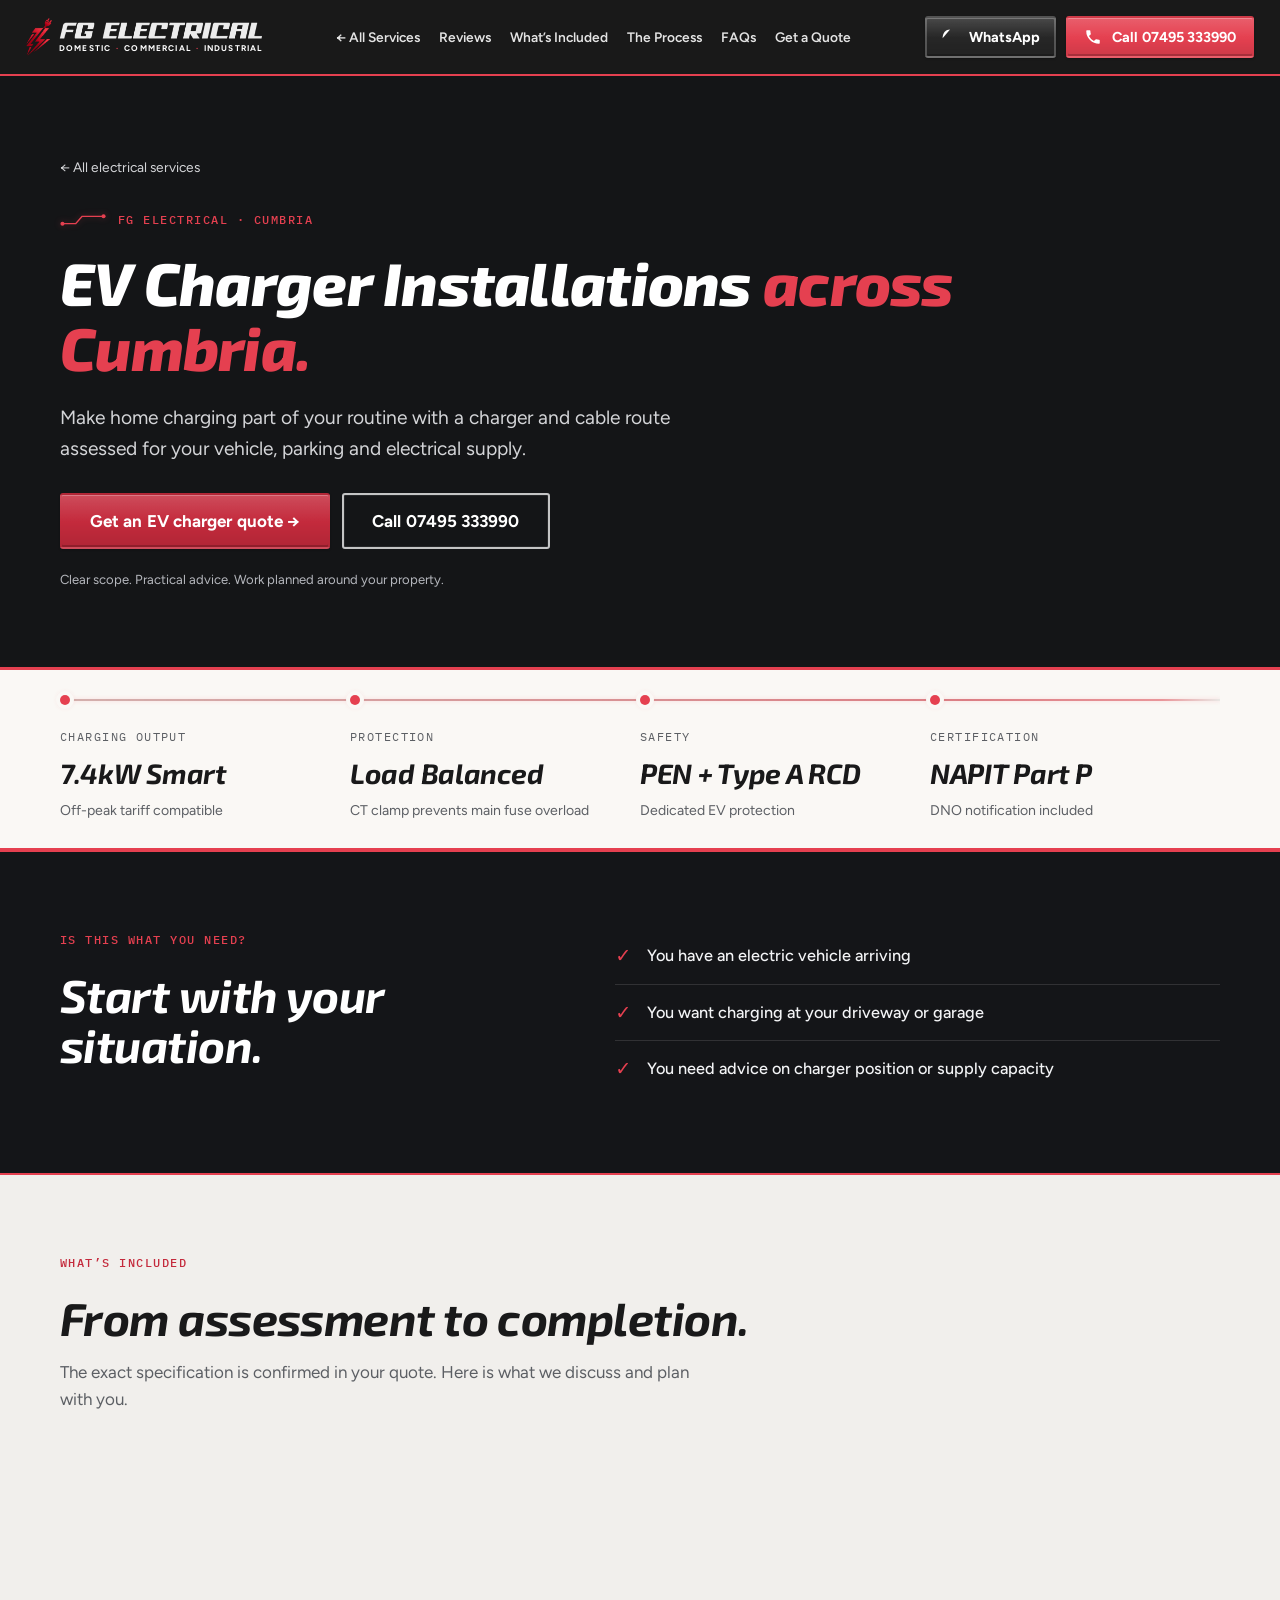
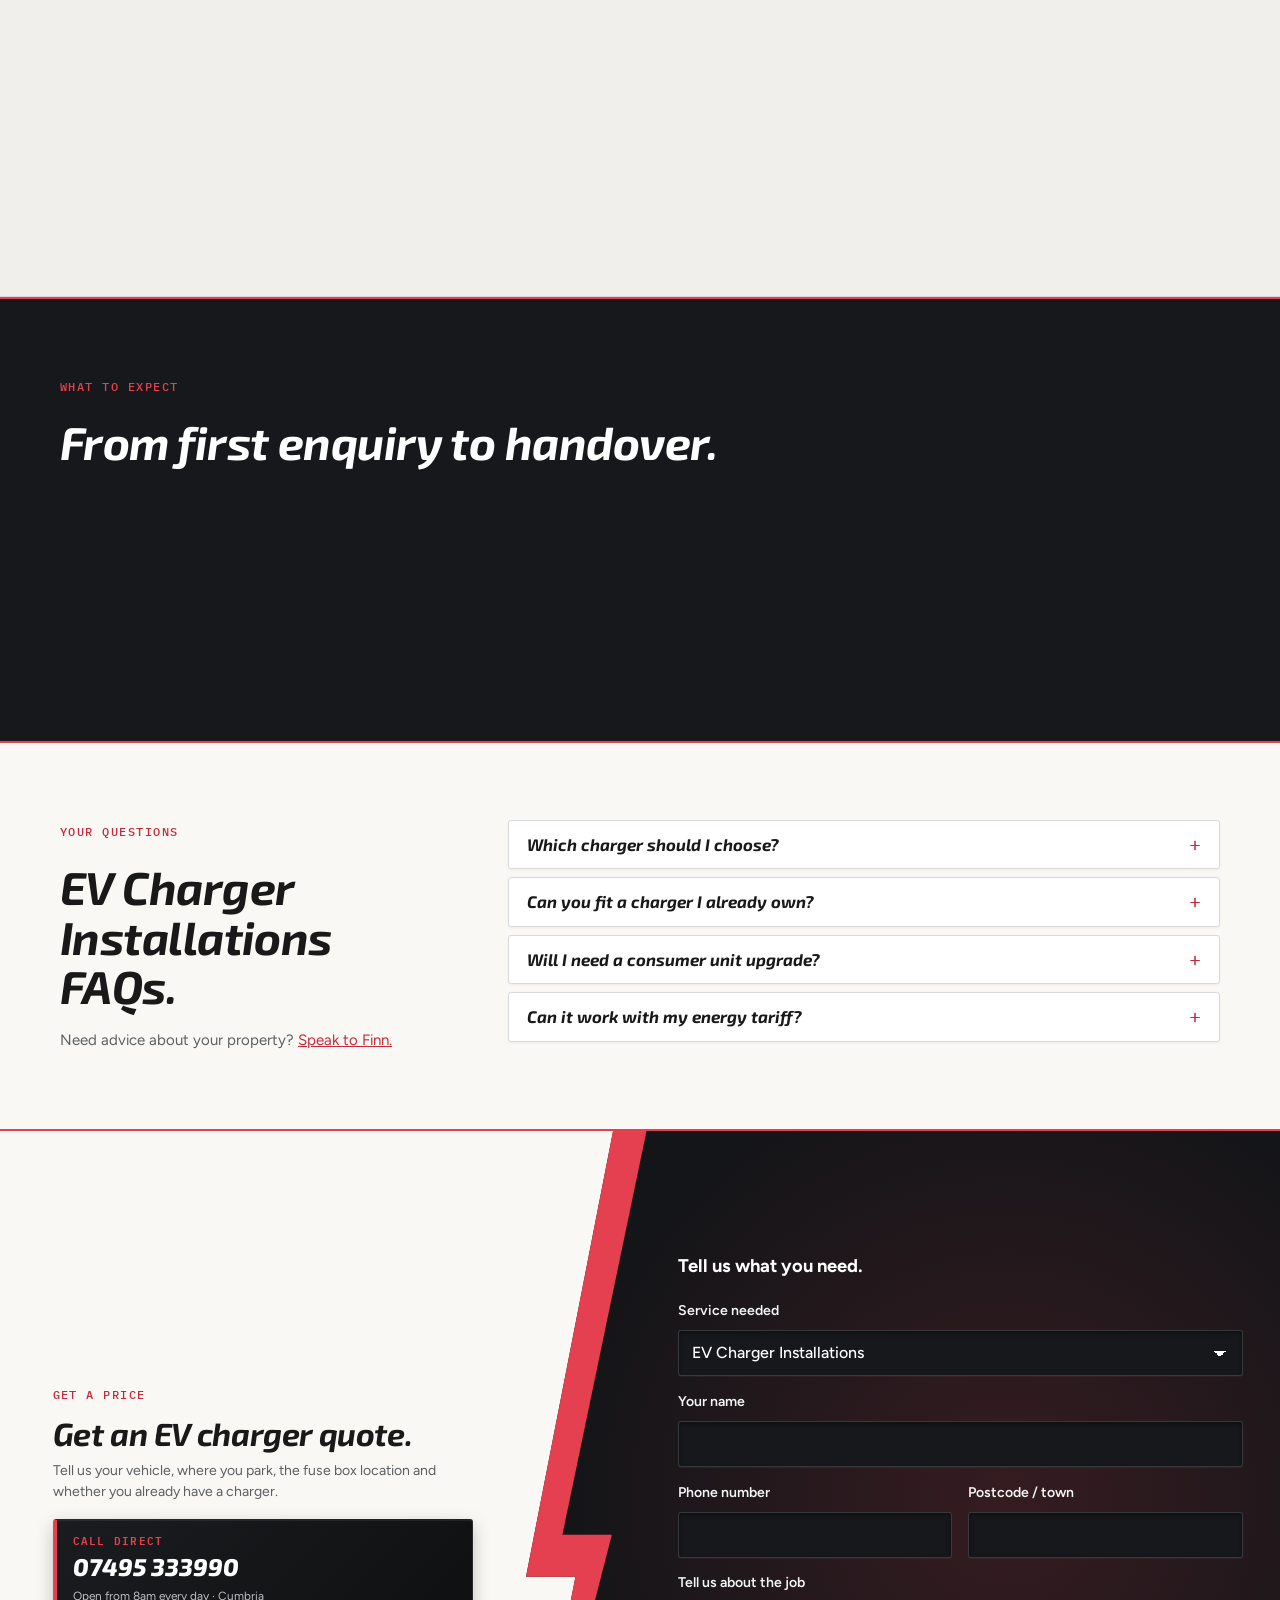
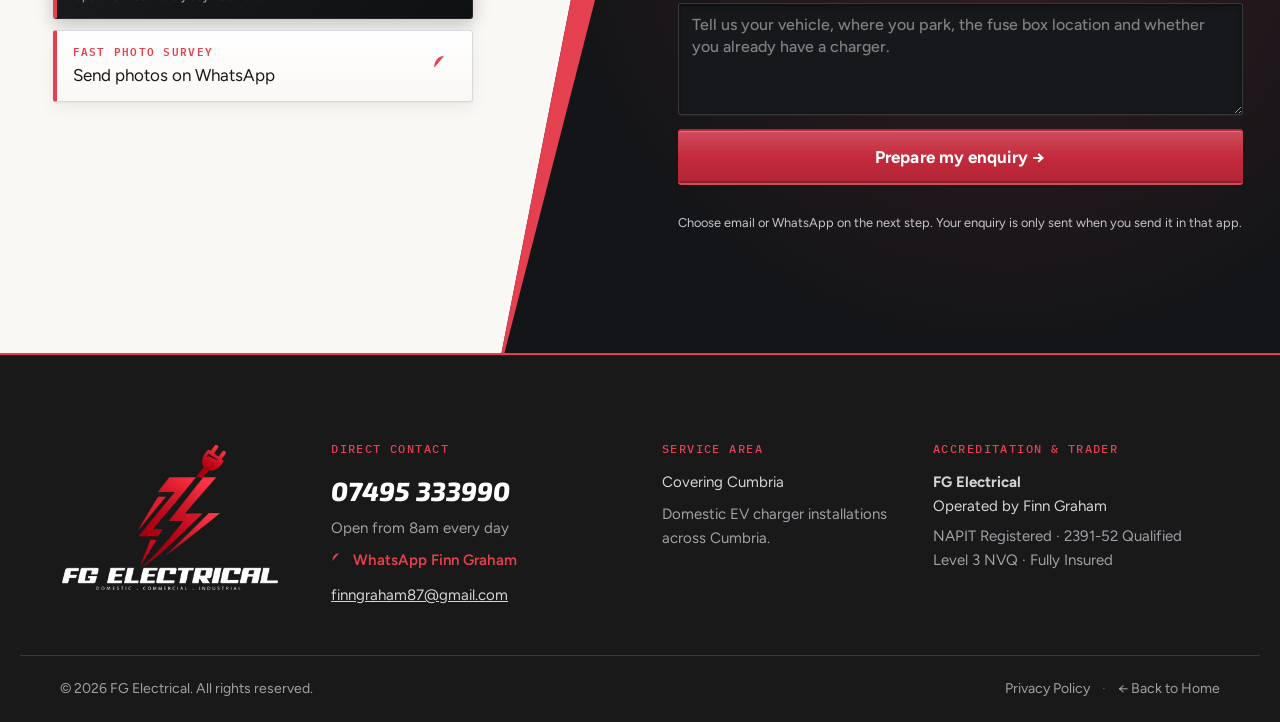
<file: ev-installations.html>
<!doctype html>
<html lang="en-GB">
<head>
  <meta charset="utf-8">
  <meta name="viewport" content="width=device-width, initial-scale=1">
  <title>EV Charger Installations in Cumbria | FG Electrical</title>
  <meta name="description" content="Make home charging part of your routine with a charger and cable route assessed for your vehicle, parking and electrical supply. FG Electrical, Cumbria. Call 07495 333990.">
  <meta name="theme-color" content="#191919">
  <link rel="canonical" href="https://fg-electrical.co.uk/ev-installations.html">
  <link rel="icon" type="image/svg+xml" href="assets/favicon.svg">
  <link rel="icon" type="image/png" sizes="32x32" href="assets/favicon-32x32.png">
  <link rel="apple-touch-icon" sizes="192x192" href="assets/apple-touch-icon.png">
  <link rel="preconnect" href="https://fonts.googleapis.com">
  <link rel="preconnect" href="https://fonts.gstatic.com" crossorigin>
  <link href="https://fonts.googleapis.com/css2?family=Exo+2:ital,wght@1,600;1,700;1,800&family=Figtree:wght@400;500;600;700&family=IBM+Plex+Mono:wght@500;600;700&display=swap" rel="stylesheet">
    <link rel="stylesheet" href="styles.css?v=prod-6">
  <script>
    (function () {
      try {
        var params = new URLSearchParams(window.location.search);
        var forceIntro = params.get('intro') === '1';
        if (!forceIntro && sessionStorage.getItem('fg_intro_shown')) {
          document.documentElement.classList.add('intro-skipped');
        }
      } catch (e) {}
    })();
  </script>
  <!-- Open Graph / WhatsApp / Facebook -->
  <meta property="og:type" content="website">
  <meta property="og:locale" content="en_GB">
  <meta property="og:site_name" content="Cumbria Rewires · FG Electrical">
  <meta property="og:title" content="EV Charger Installations in Cumbria | FG Electrical">
  <meta property="og:description" content="Make home charging part of your routine with a charger and cable route assessed for your vehicle, parking and electrical supply. FG Electrical, Cumbria. Call 07495 333990.">
  <meta property="og:url" content="https://fg-electrical.co.uk/ev-installations.html">
  <meta property="og:image" content="https://fg-electrical.co.uk/assets/og-preview.png">
  <meta property="og:image:width" content="1200">
  <meta property="og:image:height" content="630">
  <meta property="og:image:alt" content="FG Electrical - EV Charger Installations in Cumbria">

  <!-- Twitter Card -->
  <meta name="twitter:card" content="summary_large_image">
  <meta name="twitter:title" content="EV Charger Installations in Cumbria | FG Electrical">
  <meta name="twitter:description" content="Make home charging part of your routine with a charger and cable route assessed for your vehicle, parking and electrical supply. FG Electrical, Cumbria. Call 07495 333990.">
  <meta name="twitter:image" content="https://fg-electrical.co.uk/assets/og-preview.png">

  <!-- Structured Data (Service & Breadcrumb Schema) -->
  <script type="application/ld+json">
  {
    "@context": "https://schema.org",
    "@graph": [
      {
        "@type": "BreadcrumbList",
        "itemListElement": [
          {
            "@type": "ListItem",
            "position": 1,
            "name": "Home",
            "item": "https://fg-electrical.co.uk/"
          },
          {
            "@type": "ListItem",
            "position": 2,
            "name": "EV Charger Installations",
            "item": "https://fg-electrical.co.uk/ev-installations.html"
          }
        ]
      },
      {
        "@type": "Service",
        "name": "EV Charger Installations",
        "provider": {
          "@type": "Electrician",
          "name": "FG Electrical",
          "telephone": "+447495333990",
          "email": "finngraham87@gmail.com",
          "areaServed": "Cumbria, UK"
        },
        "description": "Make home charging part of your routine with a charger and cable route assessed for your vehicle, parking and electrical supply. FG Electrical, Cumbria. Call 07495 333990.",
        "serviceType": "EV Charger Installation"
      }
    ]
  }
  </script>

  <!-- Google tag (gtag.js) - GA4 ready: uncomment and replace G-XXXXXXXXXX when ready -->
  <!--
  <script async src="https://www.googletagmanager.com/gtag/js?id=G-XXXXXXXXXX"></script>
  <script>
    window.dataLayer = window.dataLayer || [];
    function gtag(){dataLayer.push(arguments);}
    gtag('js', new Date());
    gtag('config', 'G-XXXXXXXXXX');
  </script>
  -->
</head>
<body class="service-detail">
  <!-- FG Electrical Brand Intro Reveal ("Electric Ignition") -->
  <aside class="site-intro" id="site-intro" aria-label="Loading FG Electrical">
    <div class="site-intro__backdrop" aria-hidden="true"></div>
    <div class="site-intro__content">
      <div class="site-intro__emblem">
        <div class="site-intro__halo" aria-hidden="true"></div>
        <img class="site-intro__symbol" src="assets/fg-plug-symbol.png?v=179430" width="358" height="503" alt="" aria-hidden="true">
      </div>
      <div class="site-intro__brand">
        <img class="site-intro__mark" src="assets/fg-electrical-mark.png?v=179420" width="804" height="65" alt="FG Electrical">
        <div class="site-intro__sub" aria-hidden="true">
          <span>DOMESTIC</span>
          <span class="site-intro__dot">&middot;</span>
          <span>COMMERCIAL</span>
          <span class="site-intro__dot">&middot;</span>
          <span>INDUSTRIAL</span>
        </div>
      </div>
    </div>
  </aside>

  <a class="skip" href="#main">Skip to content</a>

  <!-- Reusable SVG symbols -->
  <svg width="0" height="0" style="position:absolute" aria-hidden="true" focusable="false">
    <linearGradient id="trace-grad" x1="0.8" y1="0" x2="0.2" y2="1">
      <stop offset="0%" stop-color="#FF5A68"/>
      <stop offset="45%" stop-color="#E54050"/>
      <stop offset="100%" stop-color="#B82234"/>
    </linearGradient>
    <symbol id="trace" viewBox="0 0 56 16">
      <path d="M3 12.5H19L27 3.5H53" fill="none" stroke="currentColor" stroke-width="1.6" stroke-linejoin="round"/>
      <circle cx="3" cy="12.5" r="2.5" fill="currentColor"/>
      <circle cx="53" cy="3.5" r="2.5" fill="currentColor"/>
    </symbol>
    <symbol id="ico-phone" viewBox="0 0 24 24">
      <path d="M6.6 10.8a15.1 15.1 0 0 0 6.6 6.6l2.2-2.2a1 1 0 0 1 1-.25c1.1.37 2.3.57 3.6.57a1 1 0 0 1 1 1V20a1 1 0 0 1-1 1A17 17 0 0 1 3 4a1 1 0 0 1 1-1h3.5a1 1 0 0 1 1 1c0 1.25.2 2.45.57 3.57a1 1 0 0 1-.25 1.02l-2.22 2.2Z" fill="currentColor"/>
    </symbol>
    <symbol id="ico-wa" viewBox="0 0 24 24">
      <path d="M12.04 2C6.58 2 2.13 6.45 2.13 13.66 2.59 15.36 3.45 16.86L2.05 22L7.3 20.62C8.75 21.41 10.38 21.83 12.04 21.83C17.5 21.83 21.95 17.38 21.95 11.92C21.95 9.27 20.92 6.78 19.05 4.91C17.18 3.03 14.69 2 12.04 2M12.05 3.67C14.25 3.67 16.31 4.53 17.87 6.09C19.42 7.65 20.28 9.72 20.28 11.92C20.28 16.46 16.58 20.15 12.04 20.15C10.56 20.15 9.11 19.76 7.85 19L7.55 18.83L4.43 19.65L5.26 16.61L5.06 16.29C4.24 14.99 3.8 13.47 3.8 11.91C3.81 7.37 7.5 3.67 12.05 3.67M9.11 7.44C8.95 7.44 8.68 7.5 8.46 7.74C8.24 7.97 7.62 8.56 7.62 9.75C7.62 10.95 8.5 12.1 8.62 12.26C8.75 12.43 10.33 14.86 12.75 15.91C13.33 16.16 13.77 16.3 14.13 16.42C14.71 16.6 15.24 16.58 15.65 16.52C16.12 16.45 17.07 15.94 17.27 15.38C17.47 14.82 17.47 14.34 17.41 14.25C17.35 14.15 17.2 14.09 16.97 13.98C16.75 13.87 15.65 13.33 15.45 13.25C15.24 13.18 15.1 13.14 14.95 13.36C14.81 13.58 14.39 14.09 14.27 14.23C14.14 14.37 14.02 14.39 13.8 14.27C13.58 14.16 12.87 13.93 12.03 13.18C11.37 12.6 10.93 11.88 10.8 11.66C10.68 11.44 10.79 11.32 10.9 11.21C11 11.11 11.13 10.94 11.24 10.81C11.35 10.68 11.39 10.59 11.46 10.44C11.53 10.3 11.5 10.17 11.44 10.06C11.39 9.95 10.95 8.86 10.76 8.42C10.58 7.98 10.4 8.05 10.26 8.04C10.13 8.04 9.98 8.03 9.83 8.03C9.68 8.03 9.44 8.09 9.24 8.31" fill="currentColor"/>
    </symbol>
  </svg>

  <header class="site-header">
    <div class="wrap site-header__inner">
      <a class="brand" href="index.html#top" aria-label="FG Electrical, back to home">
        <img class="brand__symbol" src="assets/fg-plug-symbol.png?v=179430" width="358" height="503" alt="" aria-hidden="true">
        <span class="brand__text">
          <span class="brand__mark"><img src="assets/fg-electrical-mark.png?v=179420" width="804" height="65" alt="FG Electrical"></span>
          <span class="brand__sub" aria-hidden="true">
            <span>DOMESTIC</span>
            <span class="brand__dot">&middot;</span>
            <span>COMMERCIAL</span>
            <span class="brand__dot">&middot;</span>
            <span>INDUSTRIAL</span>
          </span>
        </span>
      </a>
      <nav class="nav" aria-label="Main"><a href="index.html#services">&larr; All Services</a><a href="reviews.html">Reviews</a><a href="#whats-included">What’s Included</a><a href="#process">The Process</a><a href="#faqs">FAQs</a><a href="#quote">Get a Quote</a></nav>
      <div class="header-actions">
        <a class="btn btn--header-wa" href="https://wa.me/447495333990" target="_blank" rel="noopener" aria-label="Chat on WhatsApp">
          <svg class="ico" aria-hidden="true"><use href="#ico-wa"/></svg>
          <span>WhatsApp</span>
        </a>
        <a class="btn btn--red btn--header" href="tel:+447495333990">
          <svg class="ico" aria-hidden="true"><use href="#ico-phone"/></svg>
          <span><span class="btn__long">Call </span>07495 333990</span>
        </a>
      </div>
          <button class="menu-toggle" type="button" aria-expanded="false" aria-controls="mobile-menu" aria-label="Toggle navigation menu">
        <span class="menu-toggle__label">Menu</span>
        <span class="menu-toggle__icon" aria-hidden="true">
          <span class="menu-toggle__line"></span>
          <span class="menu-toggle__line"></span>
          <span class="menu-toggle__line"></span>
        </span>
      </button>
    </div>
  </header>

  <!-- Mobile Navigation Drawer -->
  <nav id="mobile-menu" class="mobile-menu" aria-label="Mobile navigation">
    <div class="mobile-menu__inner">
      <div class="mobile-menu__status">
        <span class="mobile-menu__status-live"><span class="mobile-menu__status-dot" aria-hidden="true"></span>Open 8am–8pm &middot; 7 Days</span>
        <span class="mobile-menu__status-badge">NAPIT Approved</span>
      </div>

      <div class="mobile-menu__group">
        <div class="mobile-menu__section-head">
          <p class="mobile-menu__section-label">Navigation</p>
        </div>
        <div class="mobile-menu__nav">
          <a class="mobile-menu__link" href="index.html">
            <span class="mobile-menu__link-main">Home</span>
            <span class="mobile-menu__link-arrow" aria-hidden="true">&rarr;</span>
          </a>
          <a class="mobile-menu__link" href="reviews.html">
            <span class="mobile-menu__link-main">Google Reviews</span>
            <span class="mobile-menu__link-meta"><span class="mobile-menu__rating">&#9733; 5.0</span><span class="mobile-menu__link-arrow" aria-hidden="true">&rarr;</span></span>
          </a>
          <a class="mobile-menu__link" href="index.html#accreditation">
            <span class="mobile-menu__link-main">Accreditation &amp; Standards</span>
            <span class="mobile-menu__link-arrow" aria-hidden="true">&rarr;</span>
          </a>
          <a class="mobile-menu__link" href="#faqs">
            <span class="mobile-menu__link-main">FAQs &amp; Pricing Guide</span>
            <span class="mobile-menu__link-arrow" aria-hidden="true">&rarr;</span>
          </a>
        </div>
      </div>

      <div class="mobile-menu__group">
        <div class="mobile-menu__section-head">
          <p class="mobile-menu__section-label">Electrical Services</p>
          <a class="mobile-menu__section-action" href="index.html#services">View overview &rarr;</a>
        </div>
        <div class="mobile-menu__services">
          <a class="mobile-menu__service-chip mobile-menu__service-chip--wide" href="full-rewires.html"><span>Full House Rewires</span><span class="mobile-menu__chip-arrow" aria-hidden="true">&rarr;</span></a>
          <a class="mobile-menu__service-chip" href="partial-rewires.html"><span>Partial Rewires</span><span class="mobile-menu__chip-arrow" aria-hidden="true">&rarr;</span></a>
          <a class="mobile-menu__service-chip" href="consumer-units.html"><span>Consumer Units</span><span class="mobile-menu__chip-arrow" aria-hidden="true">&rarr;</span></a>
          <a class="mobile-menu__service-chip" href="fault-finding.html"><span>Fault Finding</span><span class="mobile-menu__chip-arrow" aria-hidden="true">&rarr;</span></a>
          <a class="mobile-menu__service-chip" href="eicr-reports.html"><span>EICR Reports</span><span class="mobile-menu__chip-arrow" aria-hidden="true">&rarr;</span></a>
          <a class="mobile-menu__service-chip" href="ev-installations.html"><span>EV Chargers</span><span class="mobile-menu__chip-arrow" aria-hidden="true">&rarr;</span></a>
          <a class="mobile-menu__service-chip" href="minor-works.html"><span>Minor Works</span><span class="mobile-menu__chip-arrow" aria-hidden="true">&rarr;</span></a>
          <a class="mobile-menu__service-chip" href="extensions-renovations.html"><span>Extensions</span><span class="mobile-menu__chip-arrow" aria-hidden="true">&rarr;</span></a>
          <a class="mobile-menu__service-chip" href="new-builds.html"><span>New Builds</span><span class="mobile-menu__chip-arrow" aria-hidden="true">&rarr;</span></a>
        </div>
      </div>

      <div class="mobile-menu__actions">
        <a class="mobile-menu__cta-quote" href="#quote">
          <span>
            Request a Free Quote
            <span class="mobile-menu__cta-sub">Free survey &amp; clear scope across Cumbria</span>
          </span>
          <span aria-hidden="true">&rarr;</span>
        </a>
        <div class="mobile-menu__contact-row">
          <a class="mobile-menu__btn-call" href="tel:+447495333990">
            <svg class="ico" viewBox="0 0 24 24" aria-hidden="true"><use href="#ico-phone"/></svg>
            <span>07495 333990</span>
          </a>
          <a class="mobile-menu__btn-wa" href="https://wa.me/447495333990" target="_blank" rel="noopener">
            <svg class="ico" viewBox="0 0 24 24" aria-hidden="true"><use href="#ico-wa"/></svg>
            <span>WhatsApp</span>
          </a>
        </div>
      </div>
    </div>
  </nav>

  <main id="main" class="service-page">
 <section class="service-hero" id="top"><div class="wrap"><a class="service-back" href="index.html#services">&larr; All electrical services</a><p class="eyebrow eyebrow--dark"><svg class="trace" aria-hidden="true"><use href="#trace"/></svg>FG Electrical &middot; Cumbria</p><h1>EV Charger Installations <em>across Cumbria.</em></h1><p class="service-lede">Make home charging part of your routine with a charger and cable route assessed for your vehicle, parking and electrical supply.</p><div class="service-hero__actions"><a class="btn btn--red btn--lg" href="#quote">Get an EV charger quote &rarr;</a><a class="btn btn--line-white btn--lg" href="tel:+447495333990">Call 07495 333990</a></div><p class="service-hero__note">Clear scope. Practical advice. Work planned around your property.</p></div></section>
     <section class="coverage" aria-label="Key facts">
      <div class="wrap">
        <ul class="coverage__line">
          <li>
            <span class="coverage__k">Charging Output</span>
            <strong>7.4kW Smart</strong>
            <span class="coverage__sub">Off-peak tariff compatible</span>
          </li>
          <li>
            <span class="coverage__k">Protection</span>
            <strong>Load Balanced</strong>
            <span class="coverage__sub">CT clamp prevents main fuse overload</span>
          </li>
          <li>
            <span class="coverage__k">Safety</span>
            <strong>PEN + Type A RCD</strong>
            <span class="coverage__sub">Dedicated EV protection</span>
          </li>
          <li>
            <span class="coverage__k">Certification</span>
            <strong>NAPIT Part P</strong>
            <span class="coverage__sub">DNO notification included</span>
          </li>
        </ul>
      </div>
    </section>
 <section class="service-fit"><div class="wrap service-split"><div><p class="eyebrow"><svg class="trace" aria-hidden="true"><use href="#trace"/></svg>Is this what you need?</p><h2>Start with your situation.</h2></div><ul class="service-checks"><li>You have an electric vehicle arriving</li><li>You want charging at your driveway or garage</li><li>You need advice on charger position or supply capacity</li></ul></div></section>
 <section class="service-included" id="whats-included"><div class="wrap"><p class="eyebrow"><svg class="trace" aria-hidden="true"><use href="#trace"/></svg>What’s included</p><h2>From assessment to completion.</h2><p class="muted">The exact specification is confirmed in your quote. Here is what we discuss and plan with you.</p><div class="service-cards"><article><span class="service-card__num">01</span><h3>Parking and supply assessment</h3><p>Review your parking position, cable route, consumer unit and incoming supply.</p></article><article><span class="service-card__num">02</span><h3>Charger specification</h3><p>Discuss compatible equipment and useful features for your vehicle and charging routine.</p></article><article><span class="service-card__num">03</span><h3>Dedicated installation</h3><p>Agree the cable route and required protection before fitting the charger.</p></article><article><span class="service-card__num">04</span><h3>Testing and setup</h3><p>Test and commission the installation, explain operation and provide relevant documentation.</p></article></div></div></section>
 <section class="service-process" id="process"><div class="wrap"><p class="eyebrow eyebrow--dark"><svg class="trace" aria-hidden="true"><use href="#trace"/></svg>What to expect</p><h2>From first enquiry to handover.</h2><div class="service-steps"><article><span>01</span><h3>Tell us about your job</h3><p>Tell us your vehicle, where you park, the fuse box location and whether you already have a charger.</p></article><article><span>02</span><h3>Assessment &amp; clear quote</h3><p>Discuss the property and access, arrange an assessment where needed, then agree the scope, cost and timing.</p></article><article><span>03</span><h3>Work &amp; handover</h3><p>Complete the agreed visit or installation, explain the outcome and provide relevant documentation.</p></article></div></div></section>
 <section class="faqs service-faqs" id="faqs"><div class="wrap faqs__grid"><div class="faqs__head"><p class="eyebrow"><svg class="trace" aria-hidden="true"><use href="#trace"/></svg>Your questions</p><h2>EV Charger Installations FAQs.</h2><p class="muted">Need advice about your property? <a href="tel:+447495333990">Speak to Finn.</a></p></div><div><details class="faq-item" name="service-faq"><summary>Which charger should I choose?</summary><p>The right choice depends on your vehicle, supply, parking and preferred features. Share these details so suitable options can be discussed.</p></details><details class="faq-item" name="service-faq"><summary>Can you fit a charger I already own?</summary><p>Include the make and model in your enquiry so compatibility and installation requirements can be assessed.</p></details><details class="faq-item" name="service-faq"><summary>Will I need a consumer unit upgrade?</summary><p>It depends on available capacity and protection. The assessment identifies whether additional equipment or supply work is needed.</p></details><details class="faq-item" name="service-faq"><summary>Can it work with my energy tariff?</summary><p>Compatibility depends on the charger, vehicle and tariff. Mention your preferred tariff before choosing equipment.</p></details></div></div></section>
 <section class="quote" id="quote">
      <div class="quote__backdrop" aria-hidden="true">
        <svg class="quote__bolt" viewBox="0 0 220 900" preserveAspectRatio="none" focusable="false">
          <path d="M0 0 H164 L44 488 H112 L10 900 H0 Z" fill="#FAF8F5"/>
          <path d="M164 0 H210 L94 442 H162 L14 900 H10 L112 488 H44 Z" fill="#E54050"/>
        </svg>
      </div>
      <div class="wrap quote__grid">
        <div class="quote__intro">
          <p class="eyebrow"><svg class="trace" aria-hidden="true"><use href="#trace"/></svg>Get a Price</p>
          <h2>Get an EV charger quote.</h2>
          <p class="muted">Tell us your vehicle, where you park, the fuse box location and whether you already have a charger.</p>
          
          <div class="quote__actions">
            <a class="quote__call" href="tel:+447495333990">
              <span class="quote__call-k">Call direct</span>
              <span class="quote__call-n">07495 333990</span>
              <span class="quote__call-s">Open from 8am every day &middot; Cumbria</span>
            </a>

            <a class="quote__wa" href="https://wa.me/447495333990" target="_blank" rel="noopener">
              <div class="quote__wa-text">
                <span class="quote__wa-k">Fast Photo Survey</span>
                <span>Send photos on WhatsApp</span>
              </div>
              <svg class="ico" style="color:var(--red);width:24px;height:24px;" aria-hidden="true"><use href="#ico-wa"/></svg>
            </a>
          </div>
        </div>

        <form class="form" id="quote-form" data-service-form novalidate>
 <p class="service-form__label">Tell us what you need.</p>
 <div class="field"><label for="service">Service needed</label><select id="service" name="service"><option>Full House Rewires</option><option>Minor Works</option><option>Consumer Unit Upgrades</option><option>Extensions &amp; Renovations</option><option>New Build Electrical Installations</option><option selected>EV Charger Installations</option><option>EICR Safety Reports</option><option>Fault Finding &amp; Repairs</option></select></div>
 <div class="field"><label for="name">Your name</label><input id="name" name="name" autocomplete="name" required></div>
 <div class="field-row"><div class="field"><label for="phone">Phone number</label><input id="phone" name="phone" type="tel" autocomplete="tel" required></div><div class="field"><label for="postcode">Postcode / town</label><input id="postcode" name="postcode" autocomplete="postal-code" required></div></div>
 <div class="field"><label for="message">Tell us about the job</label><textarea id="message" name="message" rows="4" placeholder="Tell us your vehicle, where you park, the fuse box location and whether you already have a charger." required></textarea></div>
 <button class="btn btn--red btn--lg btn--block" type="submit">Prepare my enquiry &rarr;</button>
 <p class="service-form__note">Choose email or WhatsApp on the next step. Your enquiry is only sent when you send it in that app.</p>
 <div class="service-send" hidden><p id="form-status" role="status" aria-live="polite"></p><a class="btn btn--red" data-send-email href="#">Open email</a> <a class="btn btn--wa" data-send-wa href="#" target="_blank" rel="noopener">Open WhatsApp</a></div>
 </form>
      </div>
    </section>
 </main>
  <footer class="footer">
    <div class="wrap footer__grid">
      <div class="footer__brand">
        <img class="footer__logo" src="assets/fg-electrical-stacked.png?v=179420" width="1416" height="955" alt="FG Electrical — Domestic · Commercial · Industrial" loading="lazy">
      </div>
      <div>
        <h2 class="footer__h">Direct Contact</h2>
        <p><a class="footer__phone" href="tel:+447495333990">07495 333990</a></p>
        <p class="footer__sub">Open from 8am every day</p>
        <p><a class="footer__wa-link" href="https://wa.me/447495333990" target="_blank" rel="noopener">
          <svg class="ico" style="width:16px;height:16px;" aria-hidden="true"><use href="#ico-wa"/></svg>
          WhatsApp Finn Graham
        </a></p>
        <p style="margin-top:8px;"><a href="mailto:finngraham87@gmail.com" style="color:#D4D5D8;text-decoration:underline;">finngraham87@gmail.com</a></p>
      </div>
      <div>
        <h2 class="footer__h">Service Area</h2>
        <p>Covering Cumbria</p>
        <p class="footer__sub" style="margin-top:8px;">Domestic EV charger installations across Cumbria.</p>
      </div>
      <div>
        <h2 class="footer__h">Accreditation &amp; Trader</h2>
        <p><strong>FG Electrical</strong><br>Operated by Finn Graham</p>
        <p class="footer__sub" style="margin-top:6px;">NAPIT Registered &middot; 2391-52 Qualified<br>Level 3 NVQ &middot; Fully Insured</p>
      </div>
    </div>
    <div class="wrap footer__base">
      <span class="footer__copy">&copy; 2026 FG Electrical. All rights reserved.</span>
      <div class="footer__base-links">
        <a href="privacy.html" class="footer__link" data-privacy-open>Privacy Policy</a>
        <span class="footer__sep" aria-hidden="true">&middot;</span>
        <a href="index.html" class="footer__link">&larr; Back to Home</a>
      </div>
    </div>
  </footer>

  <dialog id="privacy-modal" class="privacy-modal" aria-labelledby="privacy-modal-title">
    <div class="privacy-modal__card">
      <div class="privacy-modal__head">
        <h3 id="privacy-modal-title">Privacy Policy</h3>
        <button type="button" class="privacy-modal__close" data-privacy-close aria-label="Close privacy notice">&times;</button>
      </div>
      <div class="privacy-modal__body">
        <p><strong>FG Electrical</strong> is committed to protecting your privacy.</p>
        <p>Customer enquiry details provided via phone, WhatsApp, email, or our quote forms are used solely to reply to requests, provide estimates, and fulfill booked electrical services.</p>
        <p>We never share, rent, or sell your personal information with third parties for marketing purposes.</p>
        <p style="margin-top:14px;"><a href="privacy.html" style="color:var(--red);text-decoration:underline;font-weight:600;">Read full Privacy Policy &rarr;</a></p>
      </div>
    </div>
  </dialog>

  <nav class="dock" aria-label="Quick contact">
    <a class="btn btn--red" href="tel:+447495333990" aria-label="Call Finn on 07495 333990" title="Call Finn">
      <svg class="ico" aria-hidden="true"><use href="#ico-phone"/></svg>
    </a>
    <a class="btn btn--wa" href="https://wa.me/447495333990" target="_blank" rel="noopener" aria-label="WhatsApp Finn" title="WhatsApp Finn">
      <svg class="ico" aria-hidden="true"><use href="#ico-wa"/></svg>
    </a>
  </nav>

  <script src="site.js?v=surge-9"></script>
  <script src="service-pages.js?v=6"></script>
</body>
</html>
</file>
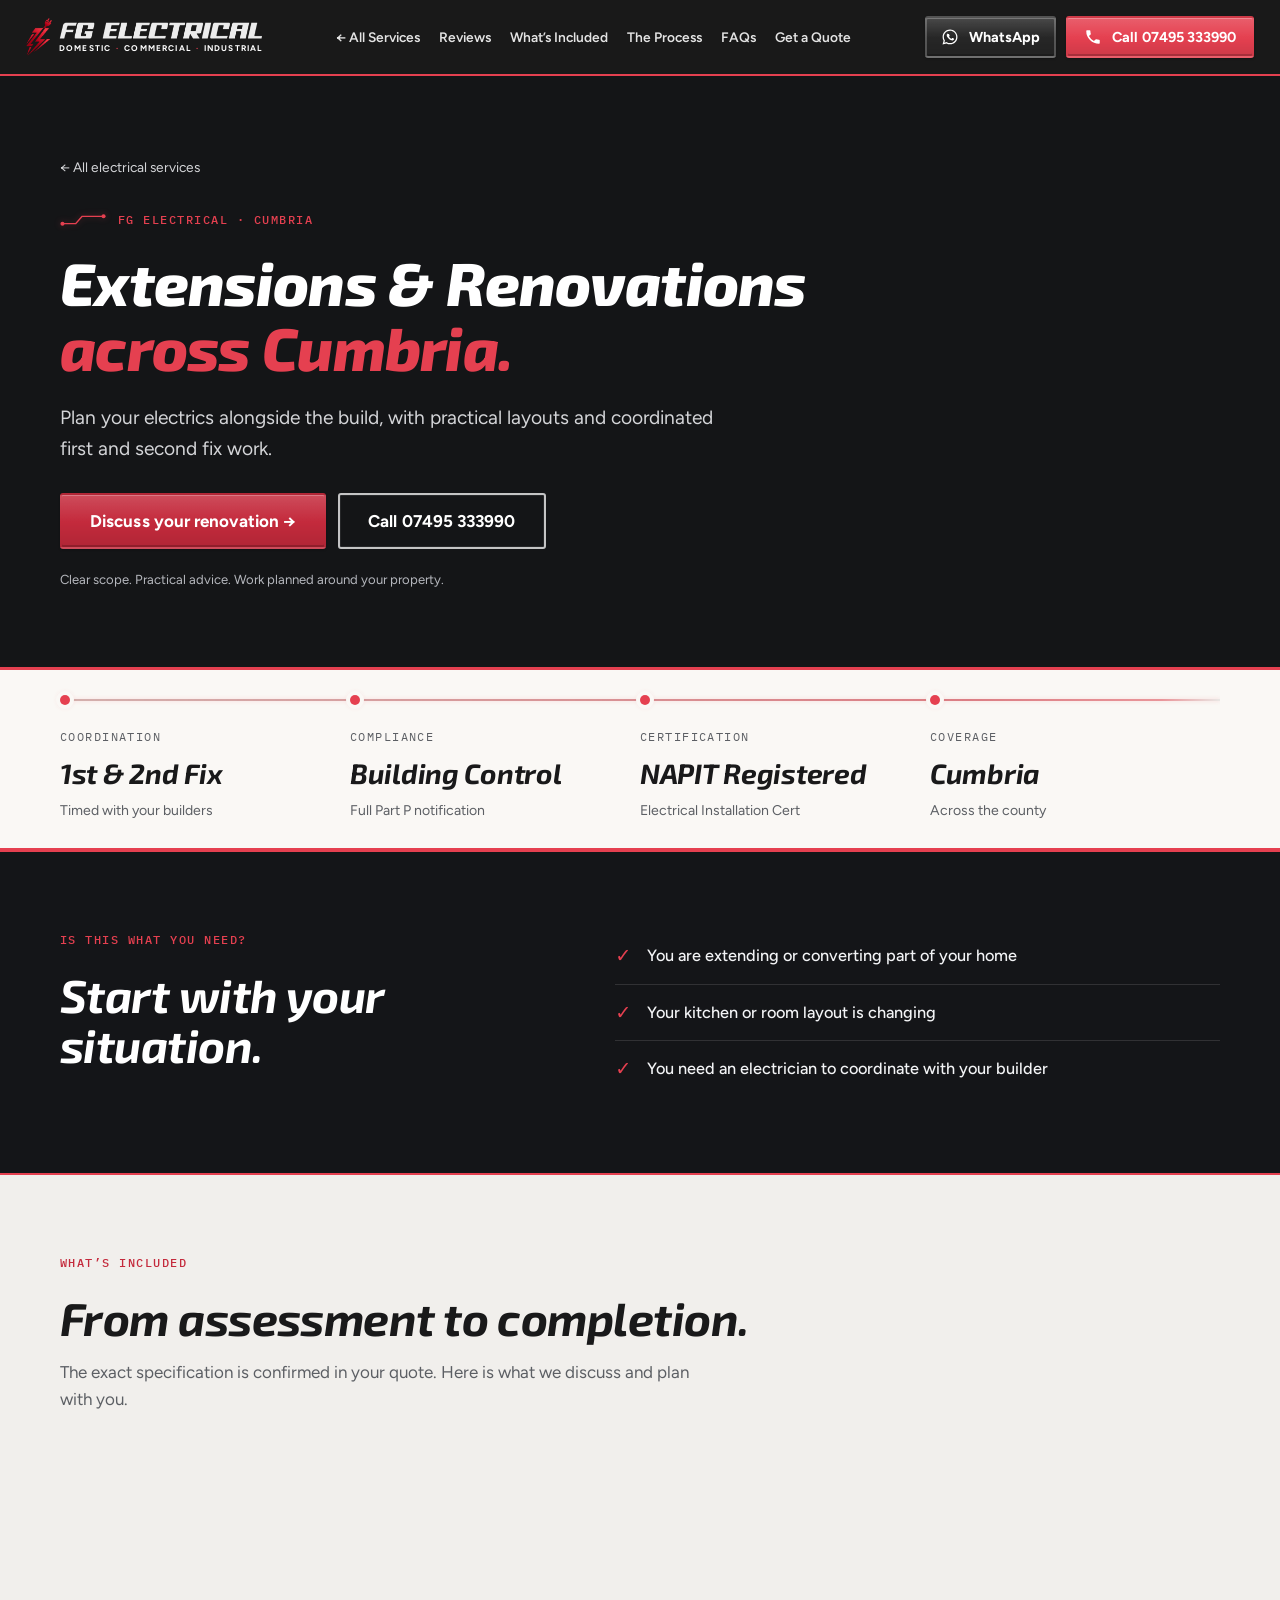
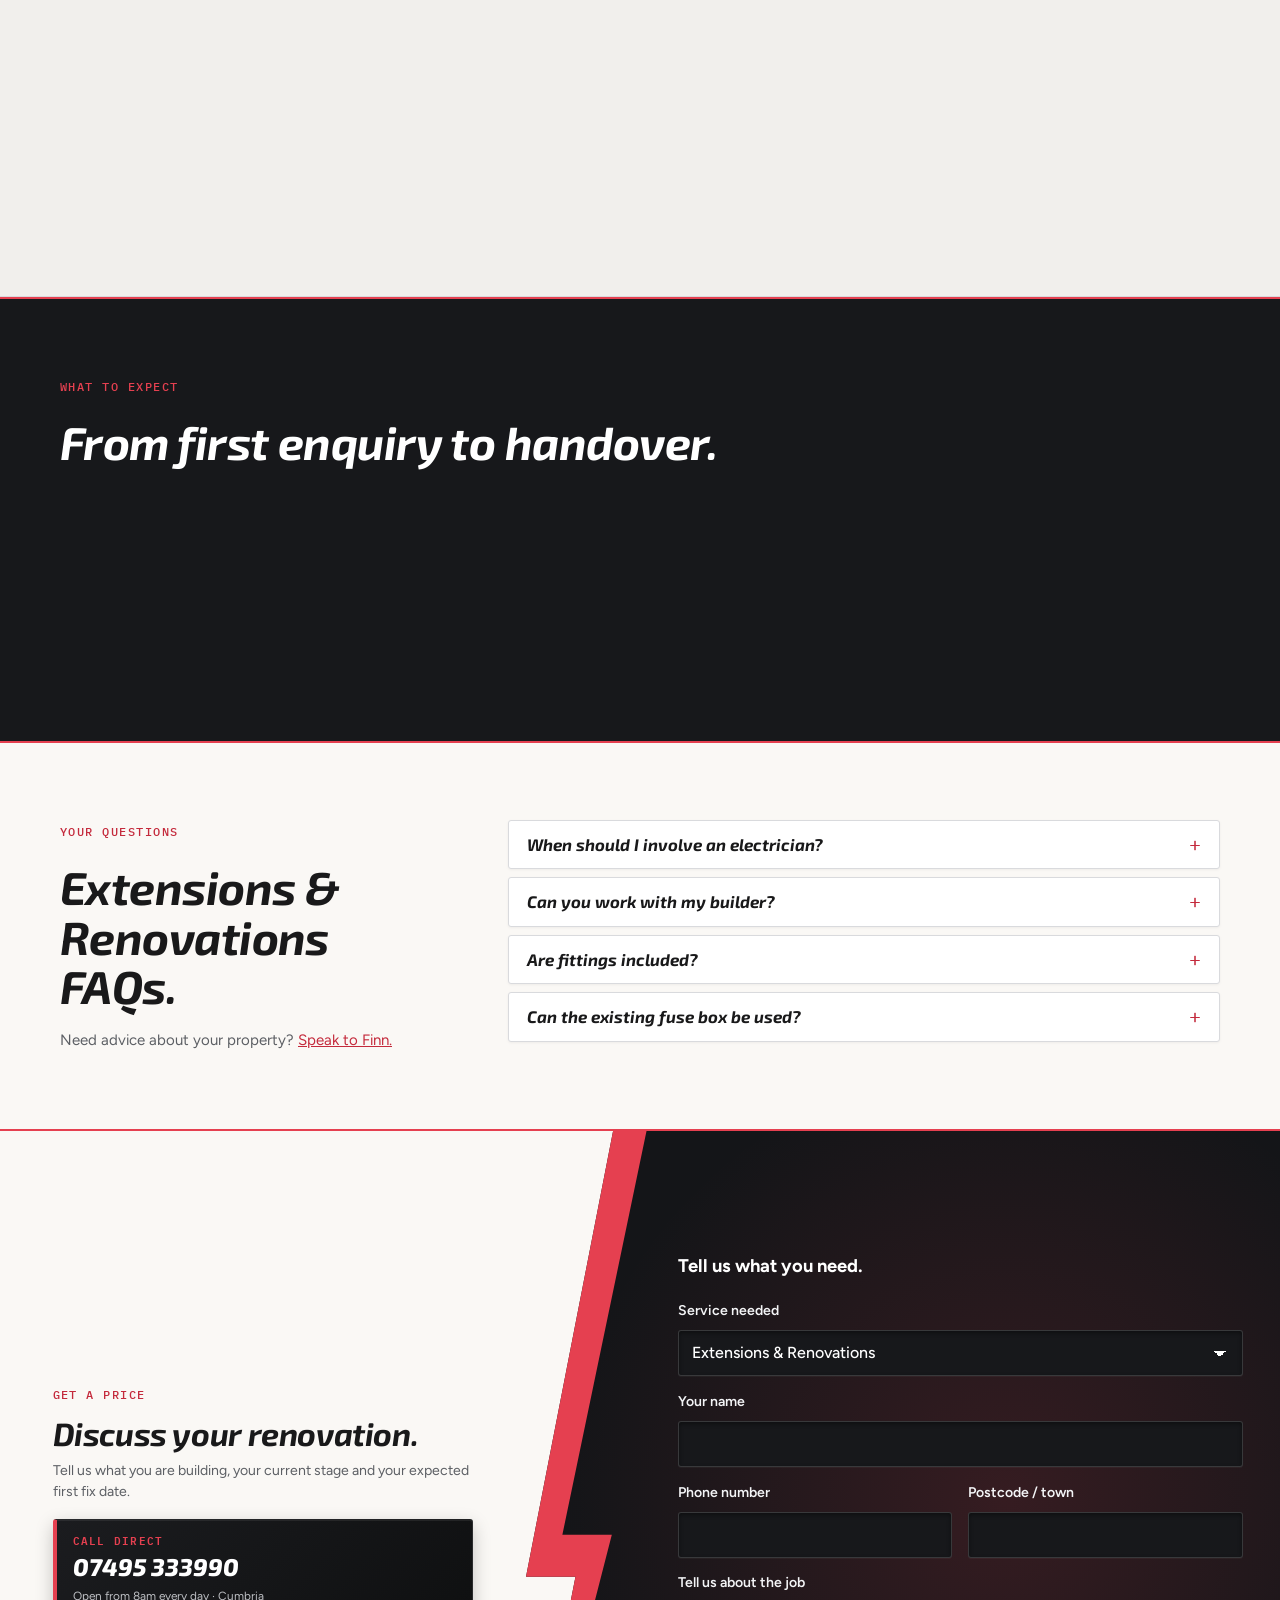
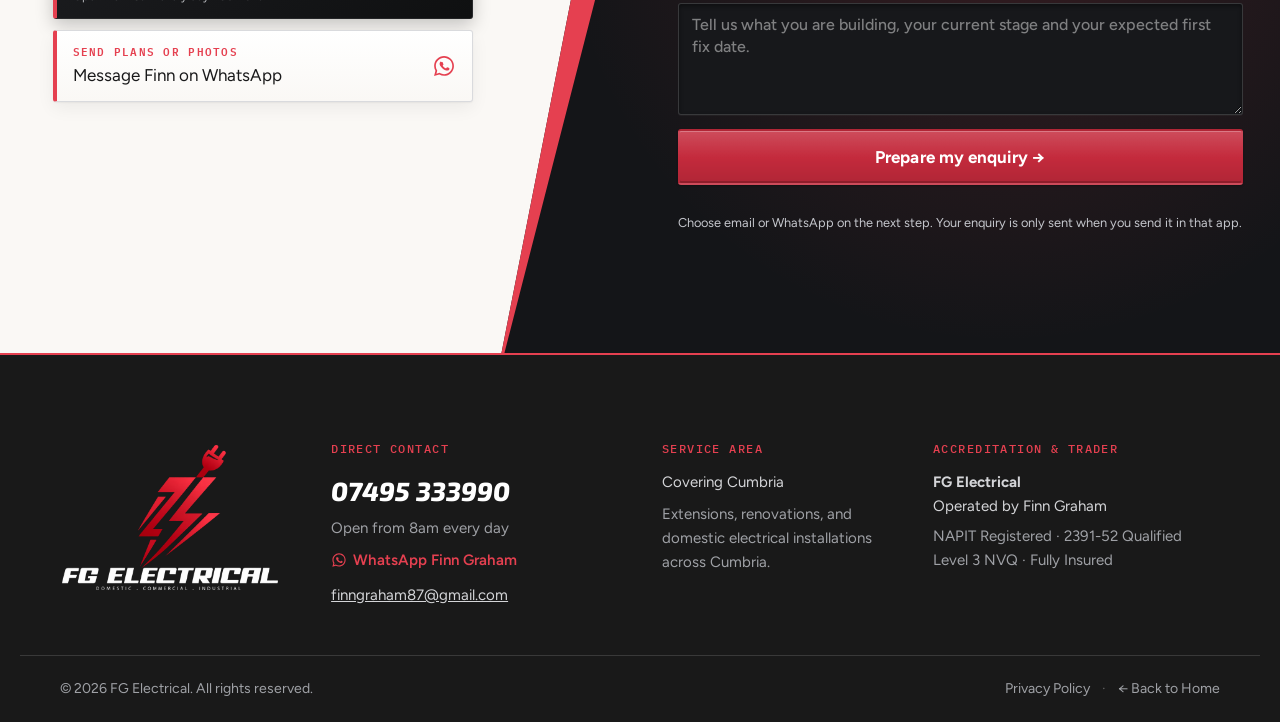
<file: extensions-renovations.html>
<!doctype html>
<html lang="en-GB">
<head>
  <meta charset="utf-8">
  <meta name="viewport" content="width=device-width, initial-scale=1">
  <title>Extensions &amp; Renovations in Cumbria | FG Electrical</title>
  <meta name="description" content="Plan your electrics alongside the build, with practical layouts and coordinated first and second fix work. FG Electrical, Cumbria. Call 07495 333990.">
  <meta name="theme-color" content="#191919">
  <link rel="canonical" href="https://fg-electrical.co.uk/extensions-renovations.html">
  <link rel="icon" type="image/svg+xml" href="assets/favicon.svg">
  <link rel="icon" type="image/png" sizes="32x32" href="assets/favicon-32x32.png">
  <link rel="apple-touch-icon" sizes="192x192" href="assets/apple-touch-icon.png">
  <link rel="preconnect" href="https://fonts.googleapis.com">
  <link rel="preconnect" href="https://fonts.gstatic.com" crossorigin>
  <link href="https://fonts.googleapis.com/css2?family=Exo+2:ital,wght@1,600;1,700;1,800&family=Figtree:wght@400;500;600;700&family=IBM+Plex+Mono:wght@500;600;700&display=swap" rel="stylesheet">
    <link rel="stylesheet" href="styles.css?v=prod-6">
  <script>
    (function () {
      try {
        var params = new URLSearchParams(window.location.search);
        var forceIntro = params.get('intro') === '1';
        if (!forceIntro && sessionStorage.getItem('fg_intro_shown')) {
          document.documentElement.classList.add('intro-skipped');
        }
      } catch (e) {}
    })();
  </script>
  <!-- Open Graph / WhatsApp / Facebook -->
  <meta property="og:type" content="website">
  <meta property="og:locale" content="en_GB">
  <meta property="og:site_name" content="Cumbria Rewires · FG Electrical">
  <meta property="og:title" content="Extensions &amp; Renovations in Cumbria | FG Electrical">
  <meta property="og:description" content="Plan your electrics alongside the build, with practical layouts and coordinated first and second fix work. FG Electrical, Cumbria. Call 07495 333990.">
  <meta property="og:url" content="https://fg-electrical.co.uk/extensions-renovations.html">
  <meta property="og:image" content="https://fg-electrical.co.uk/assets/og-preview.png">
  <meta property="og:image:width" content="1200">
  <meta property="og:image:height" content="630">
  <meta property="og:image:alt" content="FG Electrical - Extensions & Renovations in Cumbria">

  <!-- Twitter Card -->
  <meta name="twitter:card" content="summary_large_image">
  <meta name="twitter:title" content="Extensions &amp; Renovations in Cumbria | FG Electrical">
  <meta name="twitter:description" content="Plan your electrics alongside the build, with practical layouts and coordinated first and second fix work. FG Electrical, Cumbria. Call 07495 333990.">
  <meta name="twitter:image" content="https://fg-electrical.co.uk/assets/og-preview.png">

  <!-- Structured Data (Service & Breadcrumb Schema) -->
  <script type="application/ld+json">
  {
    "@context": "https://schema.org",
    "@graph": [
      {
        "@type": "BreadcrumbList",
        "itemListElement": [
          {
            "@type": "ListItem",
            "position": 1,
            "name": "Home",
            "item": "https://fg-electrical.co.uk/"
          },
          {
            "@type": "ListItem",
            "position": 2,
            "name": "Extensions & Renovations",
            "item": "https://fg-electrical.co.uk/extensions-renovations.html"
          }
        ]
      },
      {
        "@type": "Service",
        "name": "Extensions & Renovations",
        "provider": {
          "@type": "Electrician",
          "name": "FG Electrical",
          "telephone": "+447495333990",
          "email": "finngraham87@gmail.com",
          "areaServed": "Cumbria, UK"
        },
        "description": "Plan your electrics alongside the build, with practical layouts and coordinated first and second fix work. FG Electrical, Cumbria. Call 07495 333990.",
        "serviceType": "Renovation Electrical Work"
      }
    ]
  }
  </script>

  <!-- Google tag (gtag.js) - GA4 ready: uncomment and replace G-XXXXXXXXXX when ready -->
  <!--
  <script async src="https://www.googletagmanager.com/gtag/js?id=G-XXXXXXXXXX"></script>
  <script>
    window.dataLayer = window.dataLayer || [];
    function gtag(){dataLayer.push(arguments);}
    gtag('js', new Date());
    gtag('config', 'G-XXXXXXXXXX');
  </script>
  -->
</head>
<body class="service-detail">
  <!-- FG Electrical Brand Intro Reveal ("Electric Ignition") -->
  <aside class="site-intro" id="site-intro" aria-label="Loading FG Electrical">
    <div class="site-intro__backdrop" aria-hidden="true"></div>
    <div class="site-intro__content">
      <div class="site-intro__emblem">
        <div class="site-intro__halo" aria-hidden="true"></div>
        <img class="site-intro__symbol" src="assets/fg-plug-symbol.png?v=179430" width="358" height="503" alt="" aria-hidden="true">
      </div>
      <div class="site-intro__brand">
        <img class="site-intro__mark" src="assets/fg-electrical-mark.png?v=179420" width="804" height="65" alt="FG Electrical">
        <div class="site-intro__sub" aria-hidden="true">
          <span>DOMESTIC</span>
          <span class="site-intro__dot">&middot;</span>
          <span>COMMERCIAL</span>
          <span class="site-intro__dot">&middot;</span>
          <span>INDUSTRIAL</span>
        </div>
      </div>
    </div>
  </aside>

  <a class="skip" href="#main">Skip to content</a>

  <!-- Reusable SVG symbols -->
  <svg width="0" height="0" style="position:absolute" aria-hidden="true" focusable="false">
    <linearGradient id="trace-grad" x1="0.8" y1="0" x2="0.2" y2="1">
      <stop offset="0%" stop-color="#FF5A68"/>
      <stop offset="45%" stop-color="#E54050"/>
      <stop offset="100%" stop-color="#B82234"/>
    </linearGradient>
    <symbol id="trace" viewBox="0 0 56 16">
      <path d="M3 12.5H19L27 3.5H53" fill="none" stroke="currentColor" stroke-width="1.6" stroke-linejoin="round"/>
      <circle cx="3" cy="12.5" r="2.5" fill="currentColor"/>
      <circle cx="53" cy="3.5" r="2.5" fill="currentColor"/>
    </symbol>
    <symbol id="ico-phone" viewBox="0 0 24 24">
      <path d="M6.6 10.8a15.1 15.1 0 0 0 6.6 6.6l2.2-2.2a1 1 0 0 1 1-.25c1.1.37 2.3.57 3.6.57a1 1 0 0 1 1 1V20a1 1 0 0 1-1 1A17 17 0 0 1 3 4a1 1 0 0 1 1-1h3.5a1 1 0 0 1 1 1c0 1.25.2 2.45.57 3.57a1 1 0 0 1-.25 1.02l-2.22 2.2Z" fill="currentColor"/>
    </symbol>
    <symbol id="ico-wa" viewBox="0 0 24 24">
      <path d="M12.04 2C6.58 2 2.13 6.45 2.13 11.91C2.13 13.66 2.59 15.36 3.45 16.86L2.05 22L7.3 20.62C8.75 21.41 10.38 21.83 12.04 21.83C17.5 21.83 21.95 17.38 21.95 11.92C21.95 9.27 20.92 6.78 19.05 4.91C17.18 3.03 14.69 2 12.04 2M12.05 3.67C14.25 3.67 16.31 4.53 17.87 6.09C19.42 7.65 20.28 9.72 20.28 11.92C20.28 16.46 16.58 20.15 12.04 20.15C10.56 20.15 9.11 19.76 7.85 19L7.55 18.83L4.43 19.65L5.26 16.61L5.06 16.29C4.24 14.99 3.8 13.47 3.8 11.91C3.81 7.37 7.5 3.67 12.05 3.67M9.11 7.44C8.95 7.44 8.68 7.5 8.46 7.74C8.24 7.97 7.62 8.56 7.62 9.75C7.62 10.95 8.5 12.1 8.62 12.26C8.75 12.43 10.33 14.86 12.75 15.91C13.33 16.16 13.77 16.3 14.13 16.42C14.71 16.6 15.24 16.58 15.65 16.52C16.12 16.45 17.07 15.94 17.27 15.38C17.47 14.82 17.47 14.34 17.41 14.25C17.35 14.15 17.2 14.09 16.97 13.98C16.75 13.87 15.65 13.33 15.45 13.25C15.24 13.18 15.1 13.14 14.95 13.36C14.81 13.58 14.39 14.09 14.27 14.23C14.14 14.37 14.02 14.39 13.8 14.27C13.58 14.16 12.87 13.93 12.03 13.18C11.37 12.6 10.93 11.88 10.8 11.66C10.68 11.44 10.79 11.32 10.9 11.21C11 11.11 11.13 10.94 11.24 10.81C11.35 10.68 11.39 10.59 11.46 10.44C11.53 10.3 11.5 10.17 11.44 10.06C11.39 9.95 10.95 8.86 10.76 8.42C10.58 7.98 10.4 8.05 10.26 8.04C10.13 8.04 9.98 8.03 9.83 8.03C9.68 8.03 9.44 8.09 9.24 8.31" fill="currentColor"/>
    </symbol>
  </svg>

  <header class="site-header">
    <div class="wrap site-header__inner">
      <a class="brand" href="index.html#top" aria-label="FG Electrical, back to home">
        <img class="brand__symbol" src="assets/fg-plug-symbol.png?v=179430" width="358" height="503" alt="" aria-hidden="true">
        <span class="brand__text">
          <span class="brand__mark"><img src="assets/fg-electrical-mark.png?v=179420" width="804" height="65" alt="FG Electrical"></span>
          <span class="brand__sub" aria-hidden="true">
            <span>DOMESTIC</span>
            <span class="brand__dot">&middot;</span>
            <span>COMMERCIAL</span>
            <span class="brand__dot">&middot;</span>
            <span>INDUSTRIAL</span>
          </span>
        </span>
      </a>
      <nav class="nav" aria-label="Main"><a href="index.html#services">&larr; All Services</a><a href="reviews.html">Reviews</a><a href="#whats-included">What’s Included</a><a href="#process">The Process</a><a href="#faqs">FAQs</a><a href="#quote">Get a Quote</a></nav>
      <div class="header-actions">
        <a class="btn btn--header-wa" href="https://wa.me/447495333990" target="_blank" rel="noopener" aria-label="Chat on WhatsApp">
          <svg class="ico" aria-hidden="true"><use href="#ico-wa"/></svg>
          <span>WhatsApp</span>
        </a>
        <a class="btn btn--red btn--header" href="tel:+447495333990">
          <svg class="ico" aria-hidden="true"><use href="#ico-phone"/></svg>
          <span><span class="btn__long">Call </span>07495 333990</span>
        </a>
      </div>
          <button class="menu-toggle" type="button" aria-expanded="false" aria-controls="mobile-menu" aria-label="Toggle navigation menu">
        <span class="menu-toggle__label">Menu</span>
        <span class="menu-toggle__icon" aria-hidden="true">
          <span class="menu-toggle__line"></span>
          <span class="menu-toggle__line"></span>
          <span class="menu-toggle__line"></span>
        </span>
      </button>
    </div>
  </header>

  <!-- Mobile Navigation Drawer -->
  <nav id="mobile-menu" class="mobile-menu" aria-label="Mobile navigation">
    <div class="mobile-menu__inner">
      <div class="mobile-menu__status">
        <span class="mobile-menu__status-live"><span class="mobile-menu__status-dot" aria-hidden="true"></span>Open 8am–8pm &middot; 7 Days</span>
        <span class="mobile-menu__status-badge">NAPIT Approved</span>
      </div>

      <div class="mobile-menu__group">
        <div class="mobile-menu__section-head">
          <p class="mobile-menu__section-label">Navigation</p>
        </div>
        <div class="mobile-menu__nav">
          <a class="mobile-menu__link" href="index.html">
            <span class="mobile-menu__link-main">Home</span>
            <span class="mobile-menu__link-arrow" aria-hidden="true">&rarr;</span>
          </a>
          <a class="mobile-menu__link" href="reviews.html">
            <span class="mobile-menu__link-main">Google Reviews</span>
            <span class="mobile-menu__link-meta"><span class="mobile-menu__rating">&#9733; 5.0</span><span class="mobile-menu__link-arrow" aria-hidden="true">&rarr;</span></span>
          </a>
          <a class="mobile-menu__link" href="index.html#accreditation">
            <span class="mobile-menu__link-main">Accreditation &amp; Standards</span>
            <span class="mobile-menu__link-arrow" aria-hidden="true">&rarr;</span>
          </a>
          <a class="mobile-menu__link" href="#faqs">
            <span class="mobile-menu__link-main">FAQs &amp; Pricing Guide</span>
            <span class="mobile-menu__link-arrow" aria-hidden="true">&rarr;</span>
          </a>
        </div>
      </div>

      <div class="mobile-menu__group">
        <div class="mobile-menu__section-head">
          <p class="mobile-menu__section-label">Electrical Services</p>
          <a class="mobile-menu__section-action" href="index.html#services">View overview &rarr;</a>
        </div>
        <div class="mobile-menu__services">
          <a class="mobile-menu__service-chip mobile-menu__service-chip--wide" href="full-rewires.html"><span>Full House Rewires</span><span class="mobile-menu__chip-arrow" aria-hidden="true">&rarr;</span></a>
          <a class="mobile-menu__service-chip" href="partial-rewires.html"><span>Partial Rewires</span><span class="mobile-menu__chip-arrow" aria-hidden="true">&rarr;</span></a>
          <a class="mobile-menu__service-chip" href="consumer-units.html"><span>Consumer Units</span><span class="mobile-menu__chip-arrow" aria-hidden="true">&rarr;</span></a>
          <a class="mobile-menu__service-chip" href="fault-finding.html"><span>Fault Finding</span><span class="mobile-menu__chip-arrow" aria-hidden="true">&rarr;</span></a>
          <a class="mobile-menu__service-chip" href="eicr-reports.html"><span>EICR Reports</span><span class="mobile-menu__chip-arrow" aria-hidden="true">&rarr;</span></a>
          <a class="mobile-menu__service-chip" href="ev-installations.html"><span>EV Chargers</span><span class="mobile-menu__chip-arrow" aria-hidden="true">&rarr;</span></a>
          <a class="mobile-menu__service-chip" href="minor-works.html"><span>Minor Works</span><span class="mobile-menu__chip-arrow" aria-hidden="true">&rarr;</span></a>
          <a class="mobile-menu__service-chip" href="extensions-renovations.html"><span>Extensions</span><span class="mobile-menu__chip-arrow" aria-hidden="true">&rarr;</span></a>
          <a class="mobile-menu__service-chip" href="new-builds.html"><span>New Builds</span><span class="mobile-menu__chip-arrow" aria-hidden="true">&rarr;</span></a>
        </div>
      </div>

      <div class="mobile-menu__actions">
        <a class="mobile-menu__cta-quote" href="#quote">
          <span>
            Request a Free Quote
            <span class="mobile-menu__cta-sub">Free survey &amp; clear scope across Cumbria</span>
          </span>
          <span aria-hidden="true">&rarr;</span>
        </a>
        <div class="mobile-menu__contact-row">
          <a class="mobile-menu__btn-call" href="tel:+447495333990">
            <svg class="ico" viewBox="0 0 24 24" aria-hidden="true"><use href="#ico-phone"/></svg>
            <span>07495 333990</span>
          </a>
          <a class="mobile-menu__btn-wa" href="https://wa.me/447495333990" target="_blank" rel="noopener">
            <svg class="ico" viewBox="0 0 24 24" aria-hidden="true"><use href="#ico-wa"/></svg>
            <span>WhatsApp</span>
          </a>
        </div>
      </div>
    </div>
  </nav>

  <main id="main" class="service-page">
 <section class="service-hero" id="top"><div class="wrap"><a class="service-back" href="index.html#services">&larr; All electrical services</a><p class="eyebrow eyebrow--dark"><svg class="trace" aria-hidden="true"><use href="#trace"/></svg>FG Electrical &middot; Cumbria</p><h1>Extensions &amp; Renovations <em>across Cumbria.</em></h1><p class="service-lede">Plan your electrics alongside the build, with practical layouts and coordinated first and second fix work.</p><div class="service-hero__actions"><a class="btn btn--red btn--lg" href="#quote">Discuss your renovation &rarr;</a><a class="btn btn--line-white btn--lg" href="tel:+447495333990">Call 07495 333990</a></div><p class="service-hero__note">Clear scope. Practical advice. Work planned around your property.</p></div></section>
     <section class="coverage" aria-label="Key facts">
      <div class="wrap">
        <ul class="coverage__line">
          <li>
            <span class="coverage__k">Coordination</span>
            <strong>1st &amp; 2nd Fix</strong>
            <span class="coverage__sub">Timed with your builders</span>
          </li>
          <li>
            <span class="coverage__k">Compliance</span>
            <strong>Building Control</strong>
            <span class="coverage__sub">Full Part P notification</span>
          </li>
          <li>
            <span class="coverage__k">Certification</span>
            <strong>NAPIT Registered</strong>
            <span class="coverage__sub">Electrical Installation Cert</span>
          </li>
          <li>
            <span class="coverage__k">Coverage</span>
            <strong>Cumbria</strong>
            <span class="coverage__sub">Across the county</span>
          </li>
        </ul>
      </div>
    </section>
 <section class="service-fit"><div class="wrap service-split"><div><p class="eyebrow"><svg class="trace" aria-hidden="true"><use href="#trace"/></svg>Is this what you need?</p><h2>Start with your situation.</h2></div><ul class="service-checks"><li>You are extending or converting part of your home</li><li>Your kitchen or room layout is changing</li><li>You need an electrician to coordinate with your builder</li></ul></div></section>
 <section class="service-included" id="whats-included"><div class="wrap"><p class="eyebrow"><svg class="trace" aria-hidden="true"><use href="#trace"/></svg>What’s included</p><h2>From assessment to completion.</h2><p class="muted">The exact specification is confirmed in your quote. Here is what we discuss and plan with you.</p><div class="service-cards"><article><span class="service-card__num">01</span><h3>Plans and layout review</h3><p>Discuss lighting, sockets, controls and appliance positions against your proposed layout.</p></article><article><span class="service-card__num">02</span><h3>Supply and circuit assessment</h3><p>Check how the additional demand can be served by the existing installation.</p></article><article><span class="service-card__num">03</span><h3>First and second fix</h3><p>Plan cable installation and final fittings around the agreed build stages.</p></article><article><span class="service-card__num">04</span><h3>Testing and completion</h3><p>Test the completed work and provide relevant certification at handover.</p></article></div></div></section>
 <section class="service-process" id="process"><div class="wrap"><p class="eyebrow eyebrow--dark"><svg class="trace" aria-hidden="true"><use href="#trace"/></svg>What to expect</p><h2>From first enquiry to handover.</h2><div class="service-steps"><article><span>01</span><h3>Tell us about your job</h3><p>Tell us what you are building, your current stage and your expected first fix date.</p></article><article><span>02</span><h3>Assessment &amp; clear quote</h3><p>Discuss the property and access, arrange an assessment where needed, then agree the scope, cost and timing.</p></article><article><span>03</span><h3>Work &amp; handover</h3><p>Complete the agreed visit or installation, explain the outcome and provide relevant documentation.</p></article></div></div></section>
 <section class="faqs service-faqs" id="faqs"><div class="wrap faqs__grid"><div class="faqs__head"><p class="eyebrow"><svg class="trace" aria-hidden="true"><use href="#trace"/></svg>Your questions</p><h2>Extensions &amp; Renovations FAQs.</h2><p class="muted">Need advice about your property? <a href="tel:+447495333990">Speak to Finn.</a></p></div><div><details class="faq-item" name="service-faq"><summary>When should I involve an electrician?</summary><p>As early as possible, ideally before walls, floors and kitchen layouts are finalised. This helps coordinate cable routes and electrical points.</p></details><details class="faq-item" name="service-faq"><summary>Can you work with my builder?</summary><p>Share the build programme and contact arrangements when enquiring so electrical stages can be coordinated.</p></details><details class="faq-item" name="service-faq"><summary>Are fittings included?</summary><p>The quote should identify which fittings are supplied, their specification and any customer-supplied items.</p></details><details class="faq-item" name="service-faq"><summary>Can the existing fuse box be used?</summary><p>Its capacity, condition and protective arrangements need to be checked before the new work is designed.</p></details></div></div></section>
 <section class="quote" id="quote">
      <div class="quote__backdrop" aria-hidden="true">
        <svg class="quote__bolt" viewBox="0 0 220 900" preserveAspectRatio="none" focusable="false">
          <path d="M0 0 H164 L44 488 H112 L10 900 H0 Z" fill="#FAF8F5"/>
          <path d="M164 0 H210 L94 442 H162 L14 900 H10 L112 488 H44 Z" fill="#E54050"/>
        </svg>
      </div>
      <div class="wrap quote__grid">
        <div class="quote__intro">
          <p class="eyebrow"><svg class="trace" aria-hidden="true"><use href="#trace"/></svg>Get a Price</p>
          <h2>Discuss your renovation.</h2>
          <p class="muted">Tell us what you are building, your current stage and your expected first fix date.</p>
          
          <div class="quote__actions">
            <a class="quote__call" href="tel:+447495333990">
              <span class="quote__call-k">Call direct</span>
              <span class="quote__call-n">07495 333990</span>
              <span class="quote__call-s">Open from 8am every day &middot; Cumbria</span>
            </a>

            <a class="quote__wa" href="https://wa.me/447495333990" target="_blank" rel="noopener">
              <div class="quote__wa-text">
                <span class="quote__wa-k">Send Plans or Photos</span>
                <span>Message Finn on WhatsApp</span>
              </div>
              <svg class="ico" style="color:var(--red);width:24px;height:24px;" aria-hidden="true"><use href="#ico-wa"/></svg>
            </a>
          </div>
        </div>

        <form class="form" id="quote-form" data-service-form novalidate>
 <p class="service-form__label">Tell us what you need.</p>
 <div class="field"><label for="service">Service needed</label><select id="service" name="service"><option>Full House Rewires</option><option>Minor Works</option><option>Consumer Unit Upgrades</option><option selected>Extensions &amp; Renovations</option><option>New Build Electrical Installations</option><option>EV Charger Installations</option><option>EICR Safety Reports</option><option>Fault Finding &amp; Repairs</option></select></div>
 <div class="field"><label for="name">Your name</label><input id="name" name="name" autocomplete="name" required></div>
 <div class="field-row"><div class="field"><label for="phone">Phone number</label><input id="phone" name="phone" type="tel" autocomplete="tel" required></div><div class="field"><label for="postcode">Postcode / town</label><input id="postcode" name="postcode" autocomplete="postal-code" required></div></div>
 <div class="field"><label for="message">Tell us about the job</label><textarea id="message" name="message" rows="4" placeholder="Tell us what you are building, your current stage and your expected first fix date." required></textarea></div>
 <button class="btn btn--red btn--lg btn--block" type="submit">Prepare my enquiry &rarr;</button>
 <p class="service-form__note">Choose email or WhatsApp on the next step. Your enquiry is only sent when you send it in that app.</p>
 <div class="service-send" hidden><p id="form-status" role="status" aria-live="polite"></p><a class="btn btn--red" data-send-email href="#">Open email</a> <a class="btn btn--wa" data-send-wa href="#" target="_blank" rel="noopener">Open WhatsApp</a></div>
 </form>
      </div>
    </section>
 </main>
  <footer class="footer">
    <div class="wrap footer__grid">
      <div class="footer__brand">
        <img class="footer__logo" src="assets/fg-electrical-stacked.png?v=179420" width="1416" height="955" alt="FG Electrical — Domestic · Commercial · Industrial" loading="lazy">
      </div>
      <div>
        <h2 class="footer__h">Direct Contact</h2>
        <p><a class="footer__phone" href="tel:+447495333990">07495 333990</a></p>
        <p class="footer__sub">Open from 8am every day</p>
        <p><a class="footer__wa-link" href="https://wa.me/447495333990" target="_blank" rel="noopener">
          <svg class="ico" style="width:16px;height:16px;" aria-hidden="true"><use href="#ico-wa"/></svg>
          WhatsApp Finn Graham
        </a></p>
        <p style="margin-top:8px;"><a href="mailto:finngraham87@gmail.com" style="color:#D4D5D8;text-decoration:underline;">finngraham87@gmail.com</a></p>
      </div>
      <div>
        <h2 class="footer__h">Service Area</h2>
        <p>Covering Cumbria</p>
        <p class="footer__sub" style="margin-top:8px;">Extensions, renovations, and domestic electrical installations across Cumbria.</p>
      </div>
      <div>
        <h2 class="footer__h">Accreditation &amp; Trader</h2>
        <p><strong>FG Electrical</strong><br>Operated by Finn Graham</p>
        <p class="footer__sub" style="margin-top:6px;">NAPIT Registered &middot; 2391-52 Qualified<br>Level 3 NVQ &middot; Fully Insured</p>
      </div>
    </div>
    <div class="wrap footer__base">
      <span class="footer__copy">&copy; 2026 FG Electrical. All rights reserved.</span>
      <div class="footer__base-links">
        <a href="privacy.html" class="footer__link" data-privacy-open>Privacy Policy</a>
        <span class="footer__sep" aria-hidden="true">&middot;</span>
        <a href="index.html" class="footer__link">&larr; Back to Home</a>
      </div>
    </div>
  </footer>

  <dialog id="privacy-modal" class="privacy-modal" aria-labelledby="privacy-modal-title">
    <div class="privacy-modal__card">
      <div class="privacy-modal__head">
        <h3 id="privacy-modal-title">Privacy Policy</h3>
        <button type="button" class="privacy-modal__close" data-privacy-close aria-label="Close privacy notice">&times;</button>
      </div>
      <div class="privacy-modal__body">
        <p><strong>FG Electrical</strong> is committed to protecting your privacy.</p>
        <p>Customer enquiry details provided via phone, WhatsApp, email, or our quote forms are used solely to reply to requests, provide estimates, and fulfill booked electrical services.</p>
        <p>We never share, rent, or sell your personal information with third parties for marketing purposes.</p>
        <p style="margin-top:14px;"><a href="privacy.html" style="color:var(--red);text-decoration:underline;font-weight:600;">Read full Privacy Policy &rarr;</a></p>
      </div>
    </div>
  </dialog>

  <nav class="dock" aria-label="Quick contact">
    <a class="btn btn--red" href="tel:+447495333990" aria-label="Call Finn on 07495 333990" title="Call Finn">
      <svg class="ico" aria-hidden="true"><use href="#ico-phone"/></svg>
    </a>
    <a class="btn btn--wa" href="https://wa.me/447495333990" target="_blank" rel="noopener" aria-label="WhatsApp Finn" title="WhatsApp Finn">
      <svg class="ico" aria-hidden="true"><use href="#ico-wa"/></svg>
    </a>
  </nav>

  <script src="site.js?v=surge-9"></script>
  <script src="service-pages.js?v=6"></script>
</body>
</html>
</file>
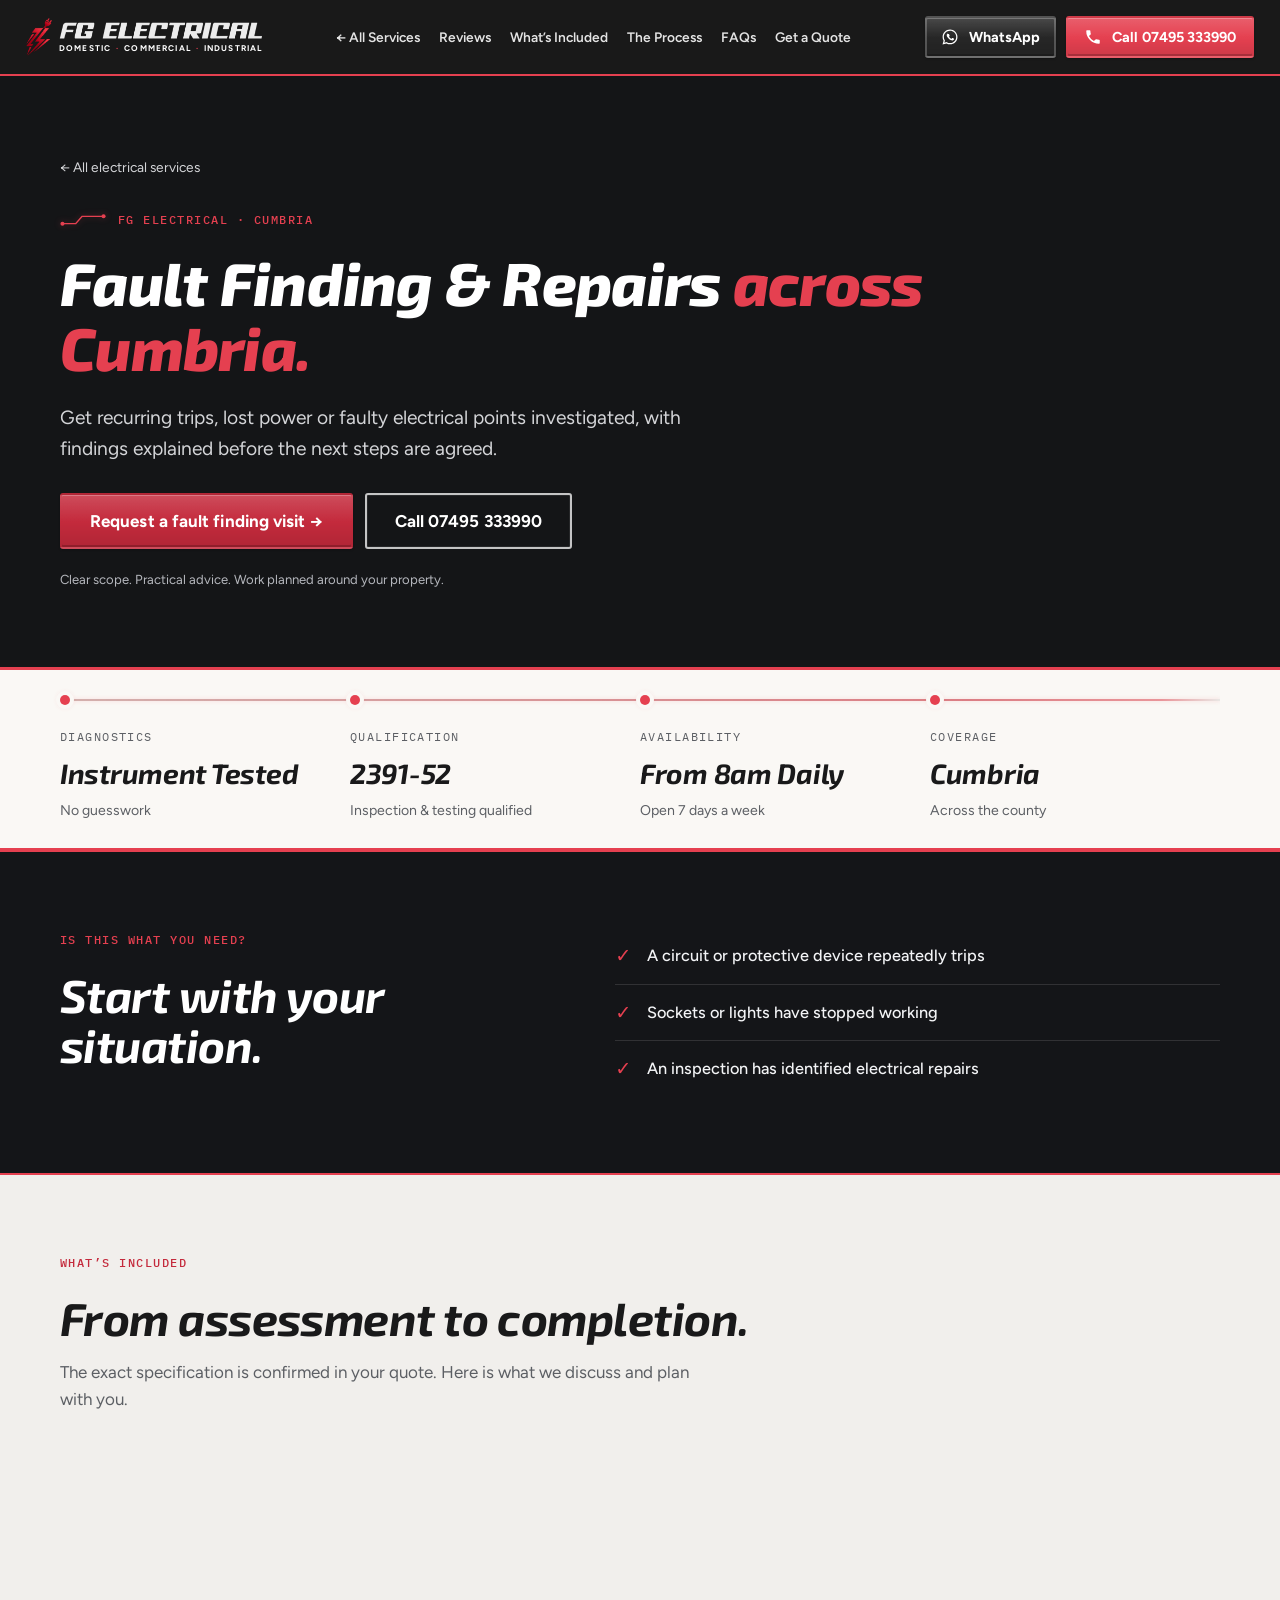
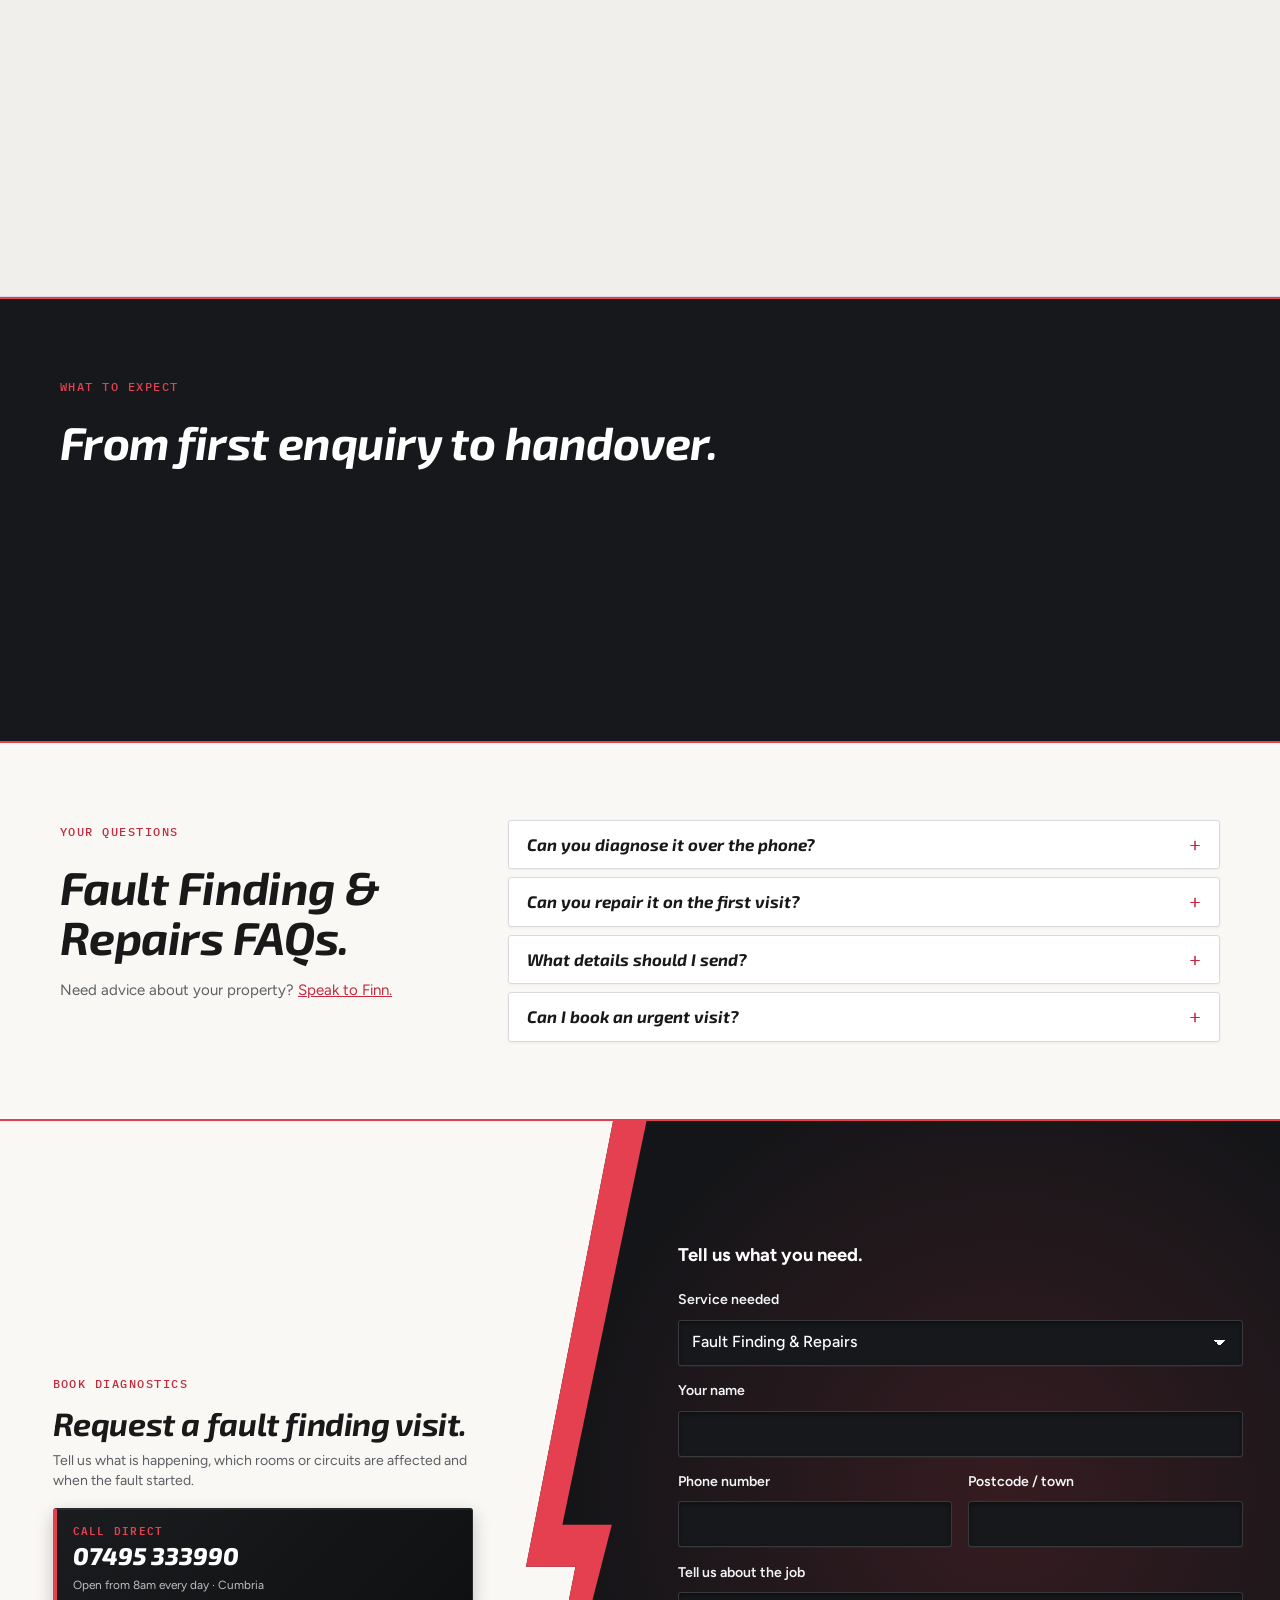
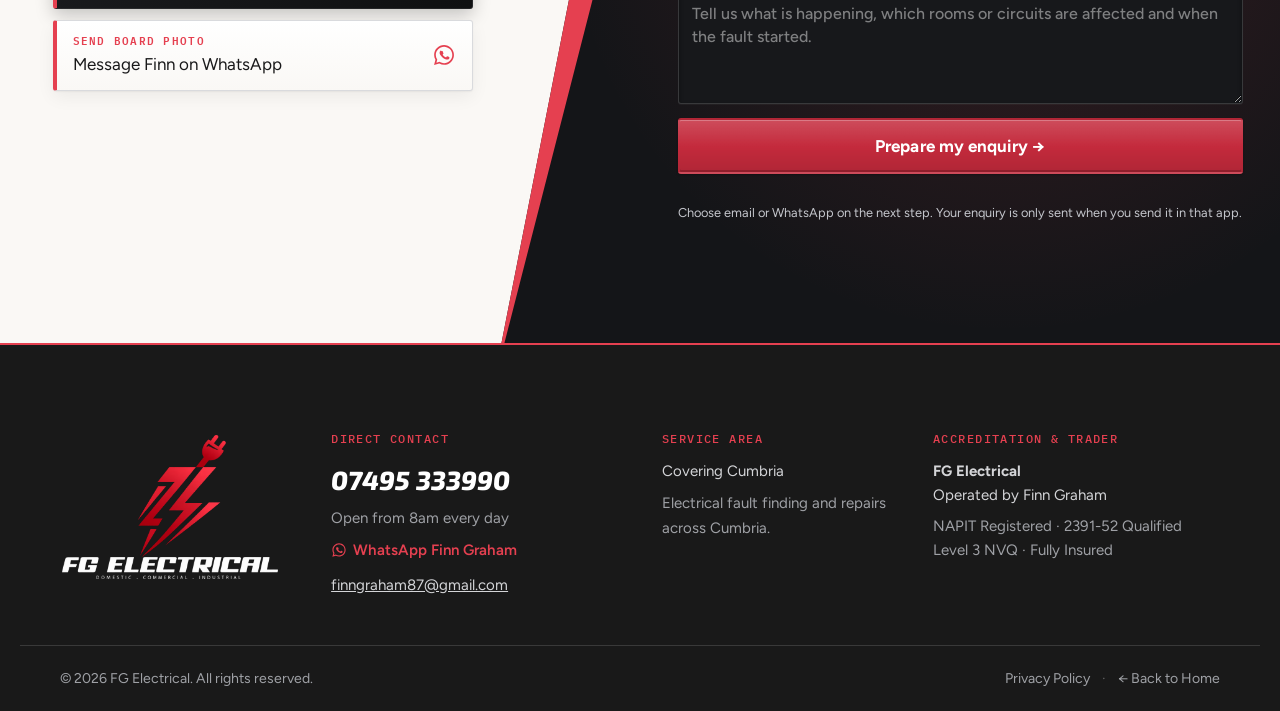
<file: fault-finding.html>
<!doctype html>
<html lang="en-GB">
<head>
  <meta charset="utf-8">
  <meta name="viewport" content="width=device-width, initial-scale=1">
  <title>Fault Finding &amp; Repairs in Cumbria | FG Electrical</title>
  <meta name="description" content="Get recurring trips, lost power or faulty electrical points investigated, with findings explained before the next steps are agreed. FG Electrical, Cumbria. Call 07495 333990.">
  <meta name="theme-color" content="#191919">
  <link rel="canonical" href="https://fg-electrical.co.uk/fault-finding.html">
  <link rel="icon" type="image/svg+xml" href="assets/favicon.svg">
  <link rel="icon" type="image/png" sizes="32x32" href="assets/favicon-32x32.png">
  <link rel="apple-touch-icon" sizes="192x192" href="assets/apple-touch-icon.png">
  <link rel="preconnect" href="https://fonts.googleapis.com">
  <link rel="preconnect" href="https://fonts.gstatic.com" crossorigin>
  <link href="https://fonts.googleapis.com/css2?family=Exo+2:ital,wght@1,600;1,700;1,800&family=Figtree:wght@400;500;600;700&family=IBM+Plex+Mono:wght@500;600;700&display=swap" rel="stylesheet">
    <link rel="stylesheet" href="styles.css?v=prod-6">
  <script>
    (function () {
      try {
        var params = new URLSearchParams(window.location.search);
        var forceIntro = params.get('intro') === '1';
        if (!forceIntro && sessionStorage.getItem('fg_intro_shown')) {
          document.documentElement.classList.add('intro-skipped');
        }
      } catch (e) {}
    })();
  </script>
  <!-- Open Graph / WhatsApp / Facebook -->
  <meta property="og:type" content="website">
  <meta property="og:locale" content="en_GB">
  <meta property="og:site_name" content="Cumbria Rewires · FG Electrical">
  <meta property="og:title" content="Fault Finding &amp; Repairs in Cumbria | FG Electrical">
  <meta property="og:description" content="Get recurring trips, lost power or faulty electrical points investigated, with findings explained before the next steps are agreed. FG Electrical, Cumbria. Call 07495 333990.">
  <meta property="og:url" content="https://fg-electrical.co.uk/fault-finding.html">
  <meta property="og:image" content="https://fg-electrical.co.uk/assets/og-preview.png">
  <meta property="og:image:width" content="1200">
  <meta property="og:image:height" content="630">
  <meta property="og:image:alt" content="FG Electrical - Fault Finding & Repairs in Cumbria">

  <!-- Twitter Card -->
  <meta name="twitter:card" content="summary_large_image">
  <meta name="twitter:title" content="Fault Finding &amp; Repairs in Cumbria | FG Electrical">
  <meta name="twitter:description" content="Get recurring trips, lost power or faulty electrical points investigated, with findings explained before the next steps are agreed. FG Electrical, Cumbria. Call 07495 333990.">
  <meta name="twitter:image" content="https://fg-electrical.co.uk/assets/og-preview.png">

  <!-- Structured Data (Service & Breadcrumb Schema) -->
  <script type="application/ld+json">
  {
    "@context": "https://schema.org",
    "@graph": [
      {
        "@type": "BreadcrumbList",
        "itemListElement": [
          {
            "@type": "ListItem",
            "position": 1,
            "name": "Home",
            "item": "https://fg-electrical.co.uk/"
          },
          {
            "@type": "ListItem",
            "position": 2,
            "name": "Fault Finding & Repairs",
            "item": "https://fg-electrical.co.uk/fault-finding.html"
          }
        ]
      },
      {
        "@type": "Service",
        "name": "Fault Finding & Repairs",
        "provider": {
          "@type": "Electrician",
          "name": "FG Electrical",
          "telephone": "+447495333990",
          "email": "finngraham87@gmail.com",
          "areaServed": "Cumbria, UK"
        },
        "description": "Get recurring trips, lost power or faulty electrical points investigated, with findings explained before the next steps are agreed. FG Electrical, Cumbria. Call 07495 333990.",
        "serviceType": "Emergency Electrical Repair"
      }
    ]
  }
  </script>

  <!-- Google tag (gtag.js) - GA4 ready: uncomment and replace G-XXXXXXXXXX when ready -->
  <!--
  <script async src="https://www.googletagmanager.com/gtag/js?id=G-XXXXXXXXXX"></script>
  <script>
    window.dataLayer = window.dataLayer || [];
    function gtag(){dataLayer.push(arguments);}
    gtag('js', new Date());
    gtag('config', 'G-XXXXXXXXXX');
  </script>
  -->
</head>
<body class="service-detail">
  <!-- FG Electrical Brand Intro Reveal ("Electric Ignition") -->
  <aside class="site-intro" id="site-intro" aria-label="Loading FG Electrical">
    <div class="site-intro__backdrop" aria-hidden="true"></div>
    <div class="site-intro__content">
      <div class="site-intro__emblem">
        <div class="site-intro__halo" aria-hidden="true"></div>
        <img class="site-intro__symbol" src="assets/fg-plug-symbol.png?v=179430" width="358" height="503" alt="" aria-hidden="true">
      </div>
      <div class="site-intro__brand">
        <img class="site-intro__mark" src="assets/fg-electrical-mark.png?v=179420" width="804" height="65" alt="FG Electrical">
        <div class="site-intro__sub" aria-hidden="true">
          <span>DOMESTIC</span>
          <span class="site-intro__dot">&middot;</span>
          <span>COMMERCIAL</span>
          <span class="site-intro__dot">&middot;</span>
          <span>INDUSTRIAL</span>
        </div>
      </div>
    </div>
  </aside>

  <a class="skip" href="#main">Skip to content</a>

  <!-- Reusable SVG symbols -->
  <svg width="0" height="0" style="position:absolute" aria-hidden="true" focusable="false">
    <linearGradient id="trace-grad" x1="0.8" y1="0" x2="0.2" y2="1">
      <stop offset="0%" stop-color="#FF5A68"/>
      <stop offset="45%" stop-color="#E54050"/>
      <stop offset="100%" stop-color="#B82234"/>
    </linearGradient>
    <symbol id="trace" viewBox="0 0 56 16">
      <path d="M3 12.5H19L27 3.5H53" fill="none" stroke="currentColor" stroke-width="1.6" stroke-linejoin="round"/>
      <circle cx="3" cy="12.5" r="2.5" fill="currentColor"/>
      <circle cx="53" cy="3.5" r="2.5" fill="currentColor"/>
    </symbol>
    <symbol id="ico-phone" viewBox="0 0 24 24">
      <path d="M6.6 10.8a15.1 15.1 0 0 0 6.6 6.6l2.2-2.2a1 1 0 0 1 1-.25c1.1.37 2.3.57 3.6.57a1 1 0 0 1 1 1V20a1 1 0 0 1-1 1A17 17 0 0 1 3 4a1 1 0 0 1 1-1h3.5a1 1 0 0 1 1 1c0 1.25.2 2.45.57 3.57a1 1 0 0 1-.25 1.02l-2.22 2.2Z" fill="currentColor"/>
    </symbol>
    <symbol id="ico-wa" viewBox="0 0 24 24">
      <path d="M12.04 2C6.58 2 2.13 6.45 2.13 11.91C2.13 13.66 2.59 15.36 3.45 16.86L2.05 22L7.3 20.62C8.75 21.41 10.38 21.83 12.04 21.83C17.5 21.83 21.95 17.38 21.95 11.92C21.95 9.27 20.92 6.78 19.05 4.91C17.18 3.03 14.69 2 12.04 2M12.05 3.67C14.25 3.67 16.31 4.53 17.87 6.09C19.42 7.65 20.28 9.72 20.28 11.92C20.28 16.46 16.58 20.15 12.04 20.15C10.56 20.15 9.11 19.76 7.85 19L7.55 18.83L4.43 19.65L5.26 16.61L5.06 16.29C4.24 14.99 3.8 13.47 3.8 11.91C3.81 7.37 7.5 3.67 12.05 3.67M9.11 7.44C8.95 7.44 8.68 7.5 8.46 7.74C8.24 7.97 7.62 8.56 7.62 9.75C7.62 10.95 8.5 12.1 8.62 12.26C8.75 12.43 10.33 14.86 12.75 15.91C13.33 16.16 13.77 16.3 14.13 16.42C14.71 16.6 15.24 16.58 15.65 16.52C16.12 16.45 17.07 15.94 17.27 15.38C17.47 14.82 17.47 14.34 17.41 14.25C17.35 14.15 17.2 14.09 16.97 13.98C16.75 13.87 15.65 13.33 15.45 13.25C15.24 13.18 15.1 13.14 14.95 13.36C14.81 13.58 14.39 14.09 14.27 14.23C14.14 14.37 14.02 14.39 13.8 14.27C13.58 14.16 12.87 13.93 12.03 13.18C11.37 12.6 10.93 11.88 10.8 11.66C10.68 11.44 10.79 11.32 10.9 11.21C11 11.11 11.13 10.94 11.24 10.81C11.35 10.68 11.39 10.59 11.46 10.44C11.53 10.3 11.5 10.17 11.44 10.06C11.39 9.95 10.95 8.86 10.76 8.42C10.58 7.98 10.4 8.05 10.26 8.04C10.13 8.04 9.98 8.03 9.83 8.03C9.68 8.03 9.44 8.09 9.24 8.31" fill="currentColor"/>
    </symbol>
  </svg>

  <header class="site-header">
    <div class="wrap site-header__inner">
      <a class="brand" href="index.html#top" aria-label="FG Electrical, back to home">
        <img class="brand__symbol" src="assets/fg-plug-symbol.png?v=179430" width="358" height="503" alt="" aria-hidden="true">
        <span class="brand__text">
          <span class="brand__mark"><img src="assets/fg-electrical-mark.png?v=179420" width="804" height="65" alt="FG Electrical"></span>
          <span class="brand__sub" aria-hidden="true">
            <span>DOMESTIC</span>
            <span class="brand__dot">&middot;</span>
            <span>COMMERCIAL</span>
            <span class="brand__dot">&middot;</span>
            <span>INDUSTRIAL</span>
          </span>
        </span>
      </a>
      <nav class="nav" aria-label="Main"><a href="index.html#services">&larr; All Services</a><a href="reviews.html">Reviews</a><a href="#whats-included">What’s Included</a><a href="#process">The Process</a><a href="#faqs">FAQs</a><a href="#quote">Get a Quote</a></nav>
      <div class="header-actions">
        <a class="btn btn--header-wa" href="https://wa.me/447495333990" target="_blank" rel="noopener" aria-label="Chat on WhatsApp">
          <svg class="ico" aria-hidden="true"><use href="#ico-wa"/></svg>
          <span>WhatsApp</span>
        </a>
        <a class="btn btn--red btn--header" href="tel:+447495333990">
          <svg class="ico" aria-hidden="true"><use href="#ico-phone"/></svg>
          <span><span class="btn__long">Call </span>07495 333990</span>
        </a>
      </div>
          <button class="menu-toggle" type="button" aria-expanded="false" aria-controls="mobile-menu" aria-label="Toggle navigation menu">
        <span class="menu-toggle__label">Menu</span>
        <span class="menu-toggle__icon" aria-hidden="true">
          <span class="menu-toggle__line"></span>
          <span class="menu-toggle__line"></span>
          <span class="menu-toggle__line"></span>
        </span>
      </button>
    </div>
  </header>

  <!-- Mobile Navigation Drawer -->
  <nav id="mobile-menu" class="mobile-menu" aria-label="Mobile navigation">
    <div class="mobile-menu__inner">
      <div class="mobile-menu__status">
        <span class="mobile-menu__status-live"><span class="mobile-menu__status-dot" aria-hidden="true"></span>Open 8am–8pm &middot; 7 Days</span>
        <span class="mobile-menu__status-badge">NAPIT Approved</span>
      </div>

      <div class="mobile-menu__group">
        <div class="mobile-menu__section-head">
          <p class="mobile-menu__section-label">Navigation</p>
        </div>
        <div class="mobile-menu__nav">
          <a class="mobile-menu__link" href="index.html">
            <span class="mobile-menu__link-main">Home</span>
            <span class="mobile-menu__link-arrow" aria-hidden="true">&rarr;</span>
          </a>
          <a class="mobile-menu__link" href="reviews.html">
            <span class="mobile-menu__link-main">Google Reviews</span>
            <span class="mobile-menu__link-meta"><span class="mobile-menu__rating">&#9733; 5.0</span><span class="mobile-menu__link-arrow" aria-hidden="true">&rarr;</span></span>
          </a>
          <a class="mobile-menu__link" href="index.html#accreditation">
            <span class="mobile-menu__link-main">Accreditation &amp; Standards</span>
            <span class="mobile-menu__link-arrow" aria-hidden="true">&rarr;</span>
          </a>
          <a class="mobile-menu__link" href="#faqs">
            <span class="mobile-menu__link-main">FAQs &amp; Pricing Guide</span>
            <span class="mobile-menu__link-arrow" aria-hidden="true">&rarr;</span>
          </a>
        </div>
      </div>

      <div class="mobile-menu__group">
        <div class="mobile-menu__section-head">
          <p class="mobile-menu__section-label">Electrical Services</p>
          <a class="mobile-menu__section-action" href="index.html#services">View overview &rarr;</a>
        </div>
        <div class="mobile-menu__services">
          <a class="mobile-menu__service-chip mobile-menu__service-chip--wide" href="full-rewires.html"><span>Full House Rewires</span><span class="mobile-menu__chip-arrow" aria-hidden="true">&rarr;</span></a>
          <a class="mobile-menu__service-chip" href="partial-rewires.html"><span>Partial Rewires</span><span class="mobile-menu__chip-arrow" aria-hidden="true">&rarr;</span></a>
          <a class="mobile-menu__service-chip" href="consumer-units.html"><span>Consumer Units</span><span class="mobile-menu__chip-arrow" aria-hidden="true">&rarr;</span></a>
          <a class="mobile-menu__service-chip" href="fault-finding.html"><span>Fault Finding</span><span class="mobile-menu__chip-arrow" aria-hidden="true">&rarr;</span></a>
          <a class="mobile-menu__service-chip" href="eicr-reports.html"><span>EICR Reports</span><span class="mobile-menu__chip-arrow" aria-hidden="true">&rarr;</span></a>
          <a class="mobile-menu__service-chip" href="ev-installations.html"><span>EV Chargers</span><span class="mobile-menu__chip-arrow" aria-hidden="true">&rarr;</span></a>
          <a class="mobile-menu__service-chip" href="minor-works.html"><span>Minor Works</span><span class="mobile-menu__chip-arrow" aria-hidden="true">&rarr;</span></a>
          <a class="mobile-menu__service-chip" href="extensions-renovations.html"><span>Extensions</span><span class="mobile-menu__chip-arrow" aria-hidden="true">&rarr;</span></a>
          <a class="mobile-menu__service-chip" href="new-builds.html"><span>New Builds</span><span class="mobile-menu__chip-arrow" aria-hidden="true">&rarr;</span></a>
        </div>
      </div>

      <div class="mobile-menu__actions">
        <a class="mobile-menu__cta-quote" href="#quote">
          <span>
            Request a Free Quote
            <span class="mobile-menu__cta-sub">Free survey &amp; clear scope across Cumbria</span>
          </span>
          <span aria-hidden="true">&rarr;</span>
        </a>
        <div class="mobile-menu__contact-row">
          <a class="mobile-menu__btn-call" href="tel:+447495333990">
            <svg class="ico" viewBox="0 0 24 24" aria-hidden="true"><use href="#ico-phone"/></svg>
            <span>07495 333990</span>
          </a>
          <a class="mobile-menu__btn-wa" href="https://wa.me/447495333990" target="_blank" rel="noopener">
            <svg class="ico" viewBox="0 0 24 24" aria-hidden="true"><use href="#ico-wa"/></svg>
            <span>WhatsApp</span>
          </a>
        </div>
      </div>
    </div>
  </nav>

  <main id="main" class="service-page">
 <section class="service-hero" id="top"><div class="wrap"><a class="service-back" href="index.html#services">&larr; All electrical services</a><p class="eyebrow eyebrow--dark"><svg class="trace" aria-hidden="true"><use href="#trace"/></svg>FG Electrical &middot; Cumbria</p><h1>Fault Finding &amp; Repairs <em>across Cumbria.</em></h1><p class="service-lede">Get recurring trips, lost power or faulty electrical points investigated, with findings explained before the next steps are agreed.</p><div class="service-hero__actions"><a class="btn btn--red btn--lg" href="#quote">Request a fault finding visit &rarr;</a><a class="btn btn--line-white btn--lg" href="tel:+447495333990">Call 07495 333990</a></div><p class="service-hero__note">Clear scope. Practical advice. Work planned around your property.</p></div></section>
     <section class="coverage" aria-label="Key facts">
      <div class="wrap">
        <ul class="coverage__line">
          <li>
            <span class="coverage__k">Diagnostics</span>
            <strong>Instrument Tested</strong>
            <span class="coverage__sub">No guesswork</span>
          </li>
          <li>
            <span class="coverage__k">Qualification</span>
            <strong>2391-52</strong>
            <span class="coverage__sub">Inspection &amp; testing qualified</span>
          </li>
          <li>
            <span class="coverage__k">Availability</span>
            <strong>From 8am Daily</strong>
            <span class="coverage__sub">Open 7 days a week</span>
          </li>
          <li>
            <span class="coverage__k">Coverage</span>
            <strong>Cumbria</strong>
            <span class="coverage__sub">Across the county</span>
          </li>
        </ul>
      </div>
    </section>
 <section class="service-fit"><div class="wrap service-split"><div><p class="eyebrow"><svg class="trace" aria-hidden="true"><use href="#trace"/></svg>Is this what you need?</p><h2>Start with your situation.</h2></div><ul class="service-checks"><li>A circuit or protective device repeatedly trips</li><li>Sockets or lights have stopped working</li><li>An inspection has identified electrical repairs</li></ul></div></section>
 <section class="service-included" id="whats-included"><div class="wrap"><p class="eyebrow"><svg class="trace" aria-hidden="true"><use href="#trace"/></svg>What’s included</p><h2>From assessment to completion.</h2><p class="muted">The exact specification is confirmed in your quote. Here is what we discuss and plan with you.</p><div class="service-cards"><article><span class="service-card__num">01</span><h3>Fault history review</h3><p>Discuss what happens, when it started and which areas or appliances are affected.</p></article><article><span class="service-card__num">02</span><h3>Targeted investigation</h3><p>Use inspection and testing to narrow down the source of the problem.</p></article><article><span class="service-card__num">03</span><h3>Repair options explained</h3><p>Explain findings and agree the repair scope or further investigation needed.</p></article><article><span class="service-card__num">04</span><h3>Checks after repair</h3><p>Test the work completed and explain any outstanding issues or follow-up recommendations.</p></article></div></div></section>
 <section class="service-process" id="process"><div class="wrap"><p class="eyebrow eyebrow--dark"><svg class="trace" aria-hidden="true"><use href="#trace"/></svg>What to expect</p><h2>From first enquiry to handover.</h2><div class="service-steps"><article><span>01</span><h3>Tell us about your job</h3><p>Tell us what is happening, which rooms or circuits are affected and when the fault started.</p></article><article><span>02</span><h3>Assessment &amp; clear quote</h3><p>Discuss the property and access, arrange an assessment where needed, then agree the scope, cost and timing.</p></article><article><span>03</span><h3>Work &amp; handover</h3><p>Complete the agreed visit or installation, explain the outcome and provide relevant documentation.</p></article></div></div></section>
 <section class="faqs service-faqs" id="faqs"><div class="wrap faqs__grid"><div class="faqs__head"><p class="eyebrow"><svg class="trace" aria-hidden="true"><use href="#trace"/></svg>Your questions</p><h2>Fault Finding &amp; Repairs FAQs.</h2><p class="muted">Need advice about your property? <a href="tel:+447495333990">Speak to Finn.</a></p></div><div><details class="faq-item" name="service-faq"><summary>Can you diagnose it over the phone?</summary><p>A description can help plan the visit, but inspection and testing are usually needed to identify the cause.</p></details><details class="faq-item" name="service-faq"><summary>Can you repair it on the first visit?</summary><p>Some faults can be resolved during the visit. Others need parts, more investigation or separately agreed work.</p></details><details class="faq-item" name="service-faq"><summary>What details should I send?</summary><p>Describe what stopped working, any tripping pattern and recent changes. Do not remove covers or expose wiring to take photos.</p></details><details class="faq-item" name="service-faq"><summary>Can I book an urgent visit?</summary><p>Call to discuss the fault and current availability. An online enquiry does not confirm a visit or response time.</p></details></div></div></section>
 <section class="quote" id="quote">
      <div class="quote__backdrop" aria-hidden="true">
        <svg class="quote__bolt" viewBox="0 0 220 900" preserveAspectRatio="none" focusable="false">
          <path d="M0 0 H164 L44 488 H112 L10 900 H0 Z" fill="#FAF8F5"/>
          <path d="M164 0 H210 L94 442 H162 L14 900 H10 L112 488 H44 Z" fill="#E54050"/>
        </svg>
      </div>
      <div class="wrap quote__grid">
        <div class="quote__intro">
          <p class="eyebrow"><svg class="trace" aria-hidden="true"><use href="#trace"/></svg>Book Diagnostics</p>
          <h2>Request a fault finding visit.</h2>
          <p class="muted">Tell us what is happening, which rooms or circuits are affected and when the fault started.</p>
          
          <div class="quote__actions">
            <a class="quote__call" href="tel:+447495333990">
              <span class="quote__call-k">Call direct</span>
              <span class="quote__call-n">07495 333990</span>
              <span class="quote__call-s">Open from 8am every day &middot; Cumbria</span>
            </a>

            <a class="quote__wa" href="https://wa.me/447495333990" target="_blank" rel="noopener">
              <div class="quote__wa-text">
                <span class="quote__wa-k">Send Board Photo</span>
                <span>Message Finn on WhatsApp</span>
              </div>
              <svg class="ico" style="color:var(--red);width:24px;height:24px;" aria-hidden="true"><use href="#ico-wa"/></svg>
            </a>
          </div>
        </div>

        <form class="form" id="quote-form" data-service-form novalidate>
 <p class="service-form__label">Tell us what you need.</p>
 <div class="field"><label for="service">Service needed</label><select id="service" name="service"><option>Full House Rewires</option><option>Minor Works</option><option>Consumer Unit Upgrades</option><option>Extensions &amp; Renovations</option><option>New Build Electrical Installations</option><option>EV Charger Installations</option><option>EICR Safety Reports</option><option selected>Fault Finding &amp; Repairs</option></select></div>
 <div class="field"><label for="name">Your name</label><input id="name" name="name" autocomplete="name" required></div>
 <div class="field-row"><div class="field"><label for="phone">Phone number</label><input id="phone" name="phone" type="tel" autocomplete="tel" required></div><div class="field"><label for="postcode">Postcode / town</label><input id="postcode" name="postcode" autocomplete="postal-code" required></div></div>
 <div class="field"><label for="message">Tell us about the job</label><textarea id="message" name="message" rows="4" placeholder="Tell us what is happening, which rooms or circuits are affected and when the fault started." required></textarea></div>
 <button class="btn btn--red btn--lg btn--block" type="submit">Prepare my enquiry &rarr;</button>
 <p class="service-form__note">Choose email or WhatsApp on the next step. Your enquiry is only sent when you send it in that app.</p>
 <div class="service-send" hidden><p id="form-status" role="status" aria-live="polite"></p><a class="btn btn--red" data-send-email href="#">Open email</a> <a class="btn btn--wa" data-send-wa href="#" target="_blank" rel="noopener">Open WhatsApp</a></div>
 </form>
      </div>
    </section>
 </main>
  <footer class="footer">
    <div class="wrap footer__grid">
      <div class="footer__brand">
        <img class="footer__logo" src="assets/fg-electrical-stacked.png?v=179420" width="1416" height="955" alt="FG Electrical — Domestic · Commercial · Industrial" loading="lazy">
      </div>
      <div>
        <h2 class="footer__h">Direct Contact</h2>
        <p><a class="footer__phone" href="tel:+447495333990">07495 333990</a></p>
        <p class="footer__sub">Open from 8am every day</p>
        <p><a class="footer__wa-link" href="https://wa.me/447495333990" target="_blank" rel="noopener">
          <svg class="ico" style="width:16px;height:16px;" aria-hidden="true"><use href="#ico-wa"/></svg>
          WhatsApp Finn Graham
        </a></p>
        <p style="margin-top:8px;"><a href="mailto:finngraham87@gmail.com" style="color:#D4D5D8;text-decoration:underline;">finngraham87@gmail.com</a></p>
      </div>
      <div>
        <h2 class="footer__h">Service Area</h2>
        <p>Covering Cumbria</p>
        <p class="footer__sub" style="margin-top:8px;">Electrical fault finding and repairs across Cumbria.</p>
      </div>
      <div>
        <h2 class="footer__h">Accreditation &amp; Trader</h2>
        <p><strong>FG Electrical</strong><br>Operated by Finn Graham</p>
        <p class="footer__sub" style="margin-top:6px;">NAPIT Registered &middot; 2391-52 Qualified<br>Level 3 NVQ &middot; Fully Insured</p>
      </div>
    </div>
    <div class="wrap footer__base">
      <span class="footer__copy">&copy; 2026 FG Electrical. All rights reserved.</span>
      <div class="footer__base-links">
        <a href="privacy.html" class="footer__link" data-privacy-open>Privacy Policy</a>
        <span class="footer__sep" aria-hidden="true">&middot;</span>
        <a href="index.html" class="footer__link">&larr; Back to Home</a>
      </div>
    </div>
  </footer>

  <dialog id="privacy-modal" class="privacy-modal" aria-labelledby="privacy-modal-title">
    <div class="privacy-modal__card">
      <div class="privacy-modal__head">
        <h3 id="privacy-modal-title">Privacy Policy</h3>
        <button type="button" class="privacy-modal__close" data-privacy-close aria-label="Close privacy notice">&times;</button>
      </div>
      <div class="privacy-modal__body">
        <p><strong>FG Electrical</strong> is committed to protecting your privacy.</p>
        <p>Customer enquiry details provided via phone, WhatsApp, email, or our quote forms are used solely to reply to requests, provide estimates, and fulfill booked electrical services.</p>
        <p>We never share, rent, or sell your personal information with third parties for marketing purposes.</p>
        <p style="margin-top:14px;"><a href="privacy.html" style="color:var(--red);text-decoration:underline;font-weight:600;">Read full Privacy Policy &rarr;</a></p>
      </div>
    </div>
  </dialog>

  <nav class="dock" aria-label="Quick contact">
    <a class="btn btn--red" href="tel:+447495333990" aria-label="Call Finn on 07495 333990" title="Call Finn">
      <svg class="ico" aria-hidden="true"><use href="#ico-phone"/></svg>
    </a>
    <a class="btn btn--wa" href="https://wa.me/447495333990" target="_blank" rel="noopener" aria-label="WhatsApp Finn" title="WhatsApp Finn">
      <svg class="ico" aria-hidden="true"><use href="#ico-wa"/></svg>
    </a>
  </nav>

  <script src="site.js?v=surge-9"></script>
  <script src="service-pages.js?v=6"></script>
</body>
</html>
</file>
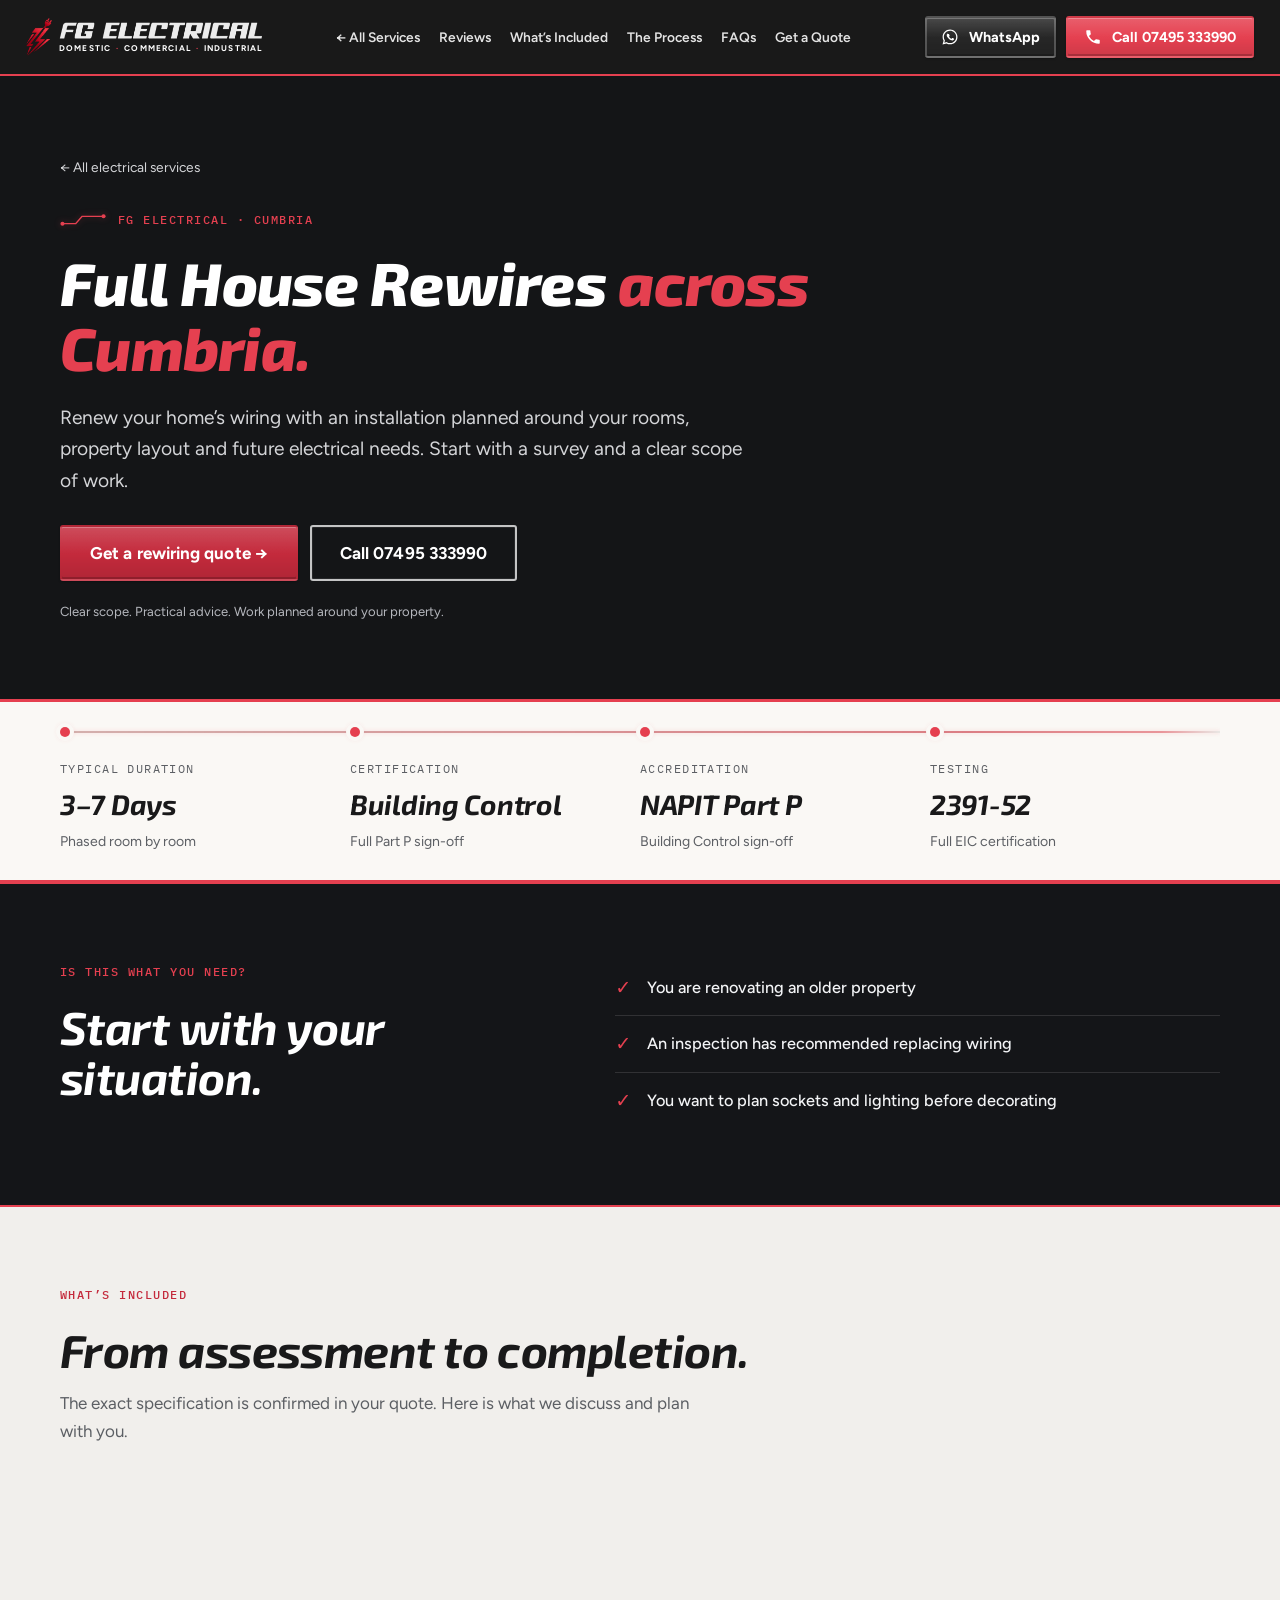
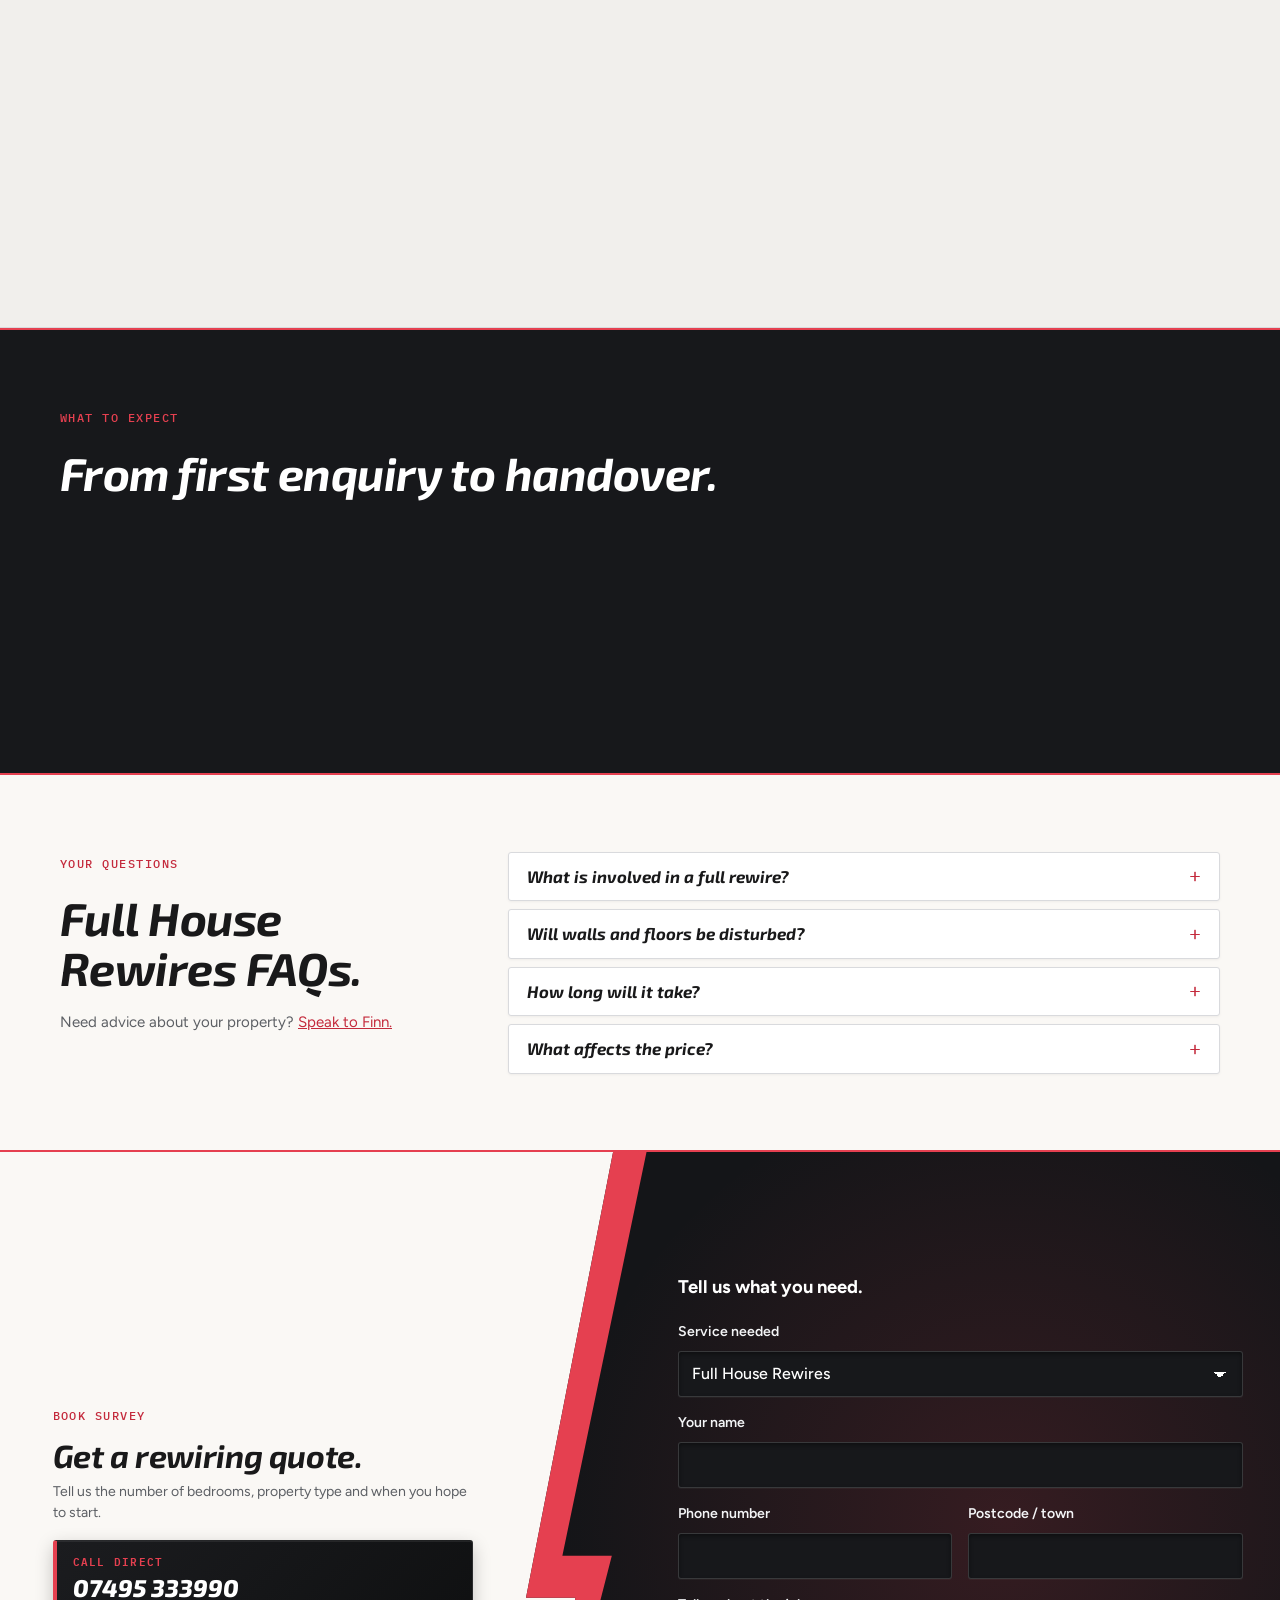
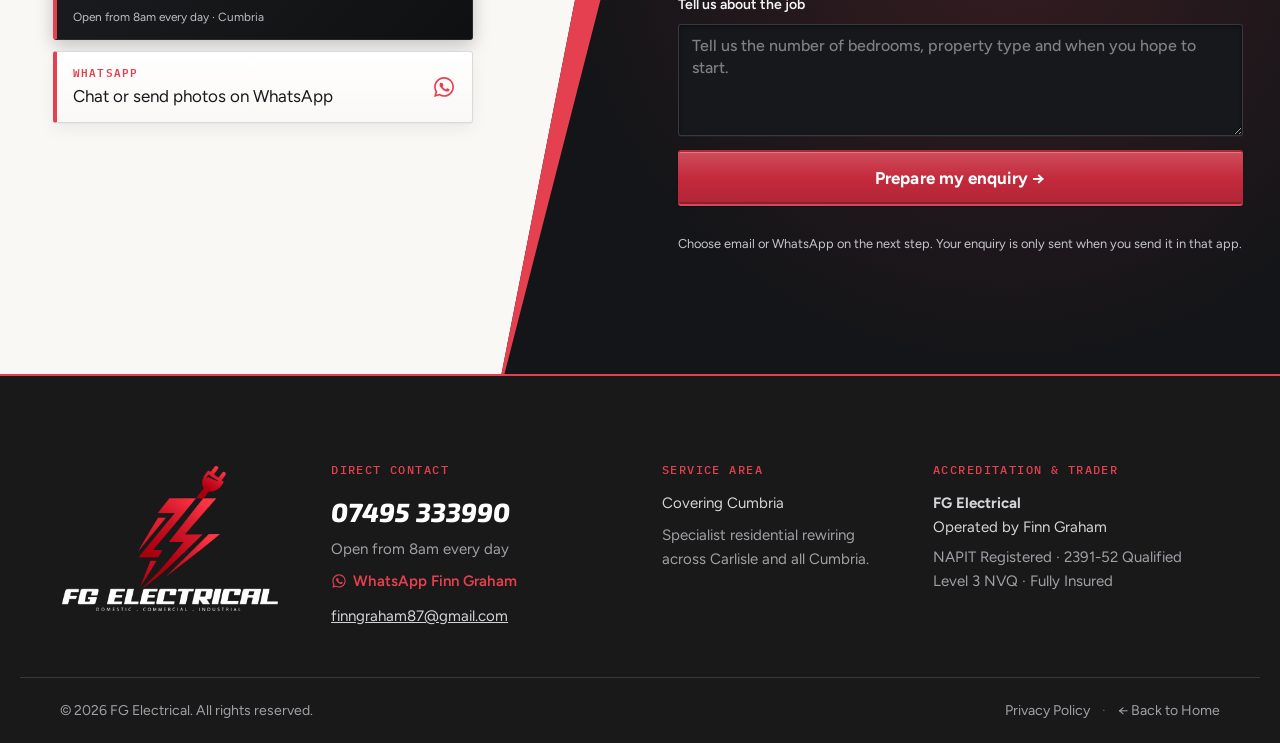
<file: full-rewires.html>
<!doctype html>
<html lang="en-GB">
<head>
  <meta charset="utf-8">
  <meta name="viewport" content="width=device-width, initial-scale=1">
  <title>Full House Rewires in Cumbria | FG Electrical</title>
  <meta name="description" content="Renew your home’s wiring with an installation planned around your rooms, property layout and future electrical needs. Start with a survey and a clear scope of work. FG Electrical, Cumbria. Call 07495 333990.">
  <meta name="theme-color" content="#191919">
  <link rel="canonical" href="https://fg-electrical.co.uk/full-rewires.html">
  <link rel="icon" type="image/svg+xml" href="assets/favicon.svg">
  <link rel="icon" type="image/png" sizes="32x32" href="assets/favicon-32x32.png">
  <link rel="apple-touch-icon" sizes="192x192" href="assets/apple-touch-icon.png">
  <link rel="preconnect" href="https://fonts.googleapis.com">
  <link rel="preconnect" href="https://fonts.gstatic.com" crossorigin>
  <link href="https://fonts.googleapis.com/css2?family=Exo+2:ital,wght@1,600;1,700;1,800&family=Figtree:wght@400;500;600;700&family=IBM+Plex+Mono:wght@500;600;700&display=swap" rel="stylesheet">
    <link rel="stylesheet" href="styles.css?v=prod-6">
  <script>
    (function () {
      try {
        var params = new URLSearchParams(window.location.search);
        var forceIntro = params.get('intro') === '1';
        if (!forceIntro && sessionStorage.getItem('fg_intro_shown')) {
          document.documentElement.classList.add('intro-skipped');
        }
      } catch (e) {}
    })();
  </script>
  <!-- Open Graph / WhatsApp / Facebook -->
  <meta property="og:type" content="website">
  <meta property="og:locale" content="en_GB">
  <meta property="og:site_name" content="Cumbria Rewires · FG Electrical">
  <meta property="og:title" content="Full House Rewires in Cumbria | FG Electrical">
  <meta property="og:description" content="Renew your home’s wiring with an installation planned around your rooms, property layout and future electrical needs. Start with a survey and a clear scope of work. FG Electrical, Cumbria. Call 07495 333990.">
  <meta property="og:url" content="https://fg-electrical.co.uk/full-rewires.html">
  <meta property="og:image" content="https://fg-electrical.co.uk/assets/og-preview.png">
  <meta property="og:image:width" content="1200">
  <meta property="og:image:height" content="630">
  <meta property="og:image:alt" content="FG Electrical - Full House Rewires in Cumbria">

  <!-- Twitter Card -->
  <meta name="twitter:card" content="summary_large_image">
  <meta name="twitter:title" content="Full House Rewires in Cumbria | FG Electrical">
  <meta name="twitter:description" content="Renew your home’s wiring with an installation planned around your rooms, property layout and future electrical needs. Start with a survey and a clear scope of work. FG Electrical, Cumbria. Call 07495 333990.">
  <meta name="twitter:image" content="https://fg-electrical.co.uk/assets/og-preview.png">

  <!-- Structured Data (Service & Breadcrumb Schema) -->
  <script type="application/ld+json">
  {
    "@context": "https://schema.org",
    "@graph": [
      {
        "@type": "BreadcrumbList",
        "itemListElement": [
          {
            "@type": "ListItem",
            "position": 1,
            "name": "Home",
            "item": "https://fg-electrical.co.uk/"
          },
          {
            "@type": "ListItem",
            "position": 2,
            "name": "Full House Rewires",
            "item": "https://fg-electrical.co.uk/full-rewires.html"
          }
        ]
      },
      {
        "@type": "Service",
        "name": "Full House Rewires",
        "provider": {
          "@type": "Electrician",
          "name": "FG Electrical",
          "telephone": "+447495333990",
          "email": "finngraham87@gmail.com",
          "areaServed": "Cumbria, UK"
        },
        "description": "Renew your home’s wiring with an installation planned around your rooms, property layout and future electrical needs. Start with a survey and a clear scope of work. FG Electrical, Cumbria. Call 07495 333990.",
        "serviceType": "Electrical Rewiring"
      }
    ]
  }
  </script>

  <!-- Google tag (gtag.js) - GA4 ready: uncomment and replace G-XXXXXXXXXX when ready -->
  <!--
  <script async src="https://www.googletagmanager.com/gtag/js?id=G-XXXXXXXXXX"></script>
  <script>
    window.dataLayer = window.dataLayer || [];
    function gtag(){dataLayer.push(arguments);}
    gtag('js', new Date());
    gtag('config', 'G-XXXXXXXXXX');
  </script>
  -->
</head>
<body class="service-detail">
  <!-- FG Electrical Brand Intro Reveal ("Electric Ignition") -->
  <aside class="site-intro" id="site-intro" aria-label="Loading FG Electrical">
    <div class="site-intro__backdrop" aria-hidden="true"></div>
    <div class="site-intro__content">
      <div class="site-intro__emblem">
        <div class="site-intro__halo" aria-hidden="true"></div>
        <img class="site-intro__symbol" src="assets/fg-plug-symbol.png?v=179430" width="358" height="503" alt="" aria-hidden="true">
      </div>
      <div class="site-intro__brand">
        <img class="site-intro__mark" src="assets/fg-electrical-mark.png?v=179420" width="804" height="65" alt="FG Electrical">
        <div class="site-intro__sub" aria-hidden="true">
          <span>DOMESTIC</span>
          <span class="site-intro__dot">&middot;</span>
          <span>COMMERCIAL</span>
          <span class="site-intro__dot">&middot;</span>
          <span>INDUSTRIAL</span>
        </div>
      </div>
    </div>
  </aside>

  <a class="skip" href="#main">Skip to content</a>

  <!-- Reusable SVG symbols -->
  <svg width="0" height="0" style="position:absolute" aria-hidden="true" focusable="false">
    <linearGradient id="trace-grad" x1="0.8" y1="0" x2="0.2" y2="1">
      <stop offset="0%" stop-color="#FF5A68"/>
      <stop offset="45%" stop-color="#E54050"/>
      <stop offset="100%" stop-color="#B82234"/>
    </linearGradient>
    <symbol id="trace" viewBox="0 0 56 16">
      <path d="M3 12.5H19L27 3.5H53" fill="none" stroke="currentColor" stroke-width="1.6" stroke-linejoin="round"/>
      <circle cx="3" cy="12.5" r="2.5" fill="currentColor"/>
      <circle cx="53" cy="3.5" r="2.5" fill="currentColor"/>
    </symbol>
    <symbol id="ico-phone" viewBox="0 0 24 24">
      <path d="M6.6 10.8a15.1 15.1 0 0 0 6.6 6.6l2.2-2.2a1 1 0 0 1 1-.25c1.1.37 2.3.57 3.6.57a1 1 0 0 1 1 1V20a1 1 0 0 1-1 1A17 17 0 0 1 3 4a1 1 0 0 1 1-1h3.5a1 1 0 0 1 1 1c0 1.25.2 2.45.57 3.57a1 1 0 0 1-.25 1.02l-2.22 2.2Z" fill="currentColor"/>
    </symbol>
    <symbol id="ico-wa" viewBox="0 0 24 24">
      <path d="M12.04 2C6.58 2 2.13 6.45 2.13 11.91C2.13 13.66 2.59 15.36 3.45 16.86L2.05 22L7.3 20.62C8.75 21.41 10.38 21.83 12.04 21.83C17.5 21.83 21.95 17.38 21.95 11.92C21.95 9.27 20.92 6.78 19.05 4.91C17.18 3.03 14.69 2 12.04 2M12.05 3.67C14.25 3.67 16.31 4.53 17.87 6.09C19.42 7.65 20.28 9.72 20.28 11.92C20.28 16.46 16.58 20.15 12.04 20.15C10.56 20.15 9.11 19.76 7.85 19L7.55 18.83L4.43 19.65L5.26 16.61L5.06 16.29C4.24 14.99 3.8 13.47 3.8 11.91C3.81 7.37 7.5 3.67 12.05 3.67M9.11 7.44C8.95 7.44 8.68 7.5 8.46 7.74C8.24 7.97 7.62 8.56 7.62 9.75C7.62 10.95 8.5 12.1 8.62 12.26C8.75 12.43 10.33 14.86 12.75 15.91C13.33 16.16 13.77 16.3 14.13 16.42C14.71 16.6 15.24 16.58 15.65 16.52C16.12 16.45 17.07 15.94 17.27 15.38C17.47 14.82 17.47 14.34 17.41 14.25C17.35 14.15 17.2 14.09 16.97 13.98C16.75 13.87 15.65 13.33 15.45 13.25C15.24 13.18 15.1 13.14 14.95 13.36C14.81 13.58 14.39 14.09 14.27 14.23C14.14 14.37 14.02 14.39 13.8 14.27C13.58 14.16 12.87 13.93 12.03 13.18C11.37 12.6 10.93 11.88 10.8 11.66C10.68 11.44 10.79 11.32 10.9 11.21C11 11.11 11.13 10.94 11.24 10.81C11.35 10.68 11.39 10.59 11.46 10.44C11.53 10.3 11.5 10.17 11.44 10.06C11.39 9.95 10.95 8.86 10.76 8.42C10.58 7.98 10.4 8.05 10.26 8.04C10.13 8.04 9.98 8.03 9.83 8.03C9.68 8.03 9.44 8.09 9.24 8.31" fill="currentColor"/>
    </symbol>
  </svg>

  <header class="site-header">
    <div class="wrap site-header__inner">
      <a class="brand" href="index.html#top" aria-label="FG Electrical, back to home">
        <img class="brand__symbol" src="assets/fg-plug-symbol.png?v=179430" width="358" height="503" alt="" aria-hidden="true">
        <span class="brand__text">
          <span class="brand__mark"><img src="assets/fg-electrical-mark.png?v=179420" width="804" height="65" alt="FG Electrical"></span>
          <span class="brand__sub" aria-hidden="true">
            <span>DOMESTIC</span>
            <span class="brand__dot">&middot;</span>
            <span>COMMERCIAL</span>
            <span class="brand__dot">&middot;</span>
            <span>INDUSTRIAL</span>
          </span>
        </span>
      </a>
      <nav class="nav" aria-label="Main"><a href="index.html#services">&larr; All Services</a><a href="reviews.html">Reviews</a><a href="#whats-included">What’s Included</a><a href="#process">The Process</a><a href="#faqs">FAQs</a><a href="#quote">Get a Quote</a></nav>
      <div class="header-actions">
        <a class="btn btn--header-wa" href="https://wa.me/447495333990" target="_blank" rel="noopener" aria-label="Chat on WhatsApp">
          <svg class="ico" aria-hidden="true"><use href="#ico-wa"/></svg>
          <span>WhatsApp</span>
        </a>
        <a class="btn btn--red btn--header" href="tel:+447495333990">
          <svg class="ico" aria-hidden="true"><use href="#ico-phone"/></svg>
          <span><span class="btn__long">Call </span>07495 333990</span>
        </a>
      </div>
          <button class="menu-toggle" type="button" aria-expanded="false" aria-controls="mobile-menu" aria-label="Toggle navigation menu">
        <span class="menu-toggle__label">Menu</span>
        <span class="menu-toggle__icon" aria-hidden="true">
          <span class="menu-toggle__line"></span>
          <span class="menu-toggle__line"></span>
          <span class="menu-toggle__line"></span>
        </span>
      </button>
    </div>
  </header>

  <!-- Mobile Navigation Drawer -->
  <nav id="mobile-menu" class="mobile-menu" aria-label="Mobile navigation">
    <div class="mobile-menu__inner">
      <div class="mobile-menu__status">
        <span class="mobile-menu__status-live"><span class="mobile-menu__status-dot" aria-hidden="true"></span>Open 8am–8pm &middot; 7 Days</span>
        <span class="mobile-menu__status-badge">NAPIT Approved</span>
      </div>

      <div class="mobile-menu__group">
        <div class="mobile-menu__section-head">
          <p class="mobile-menu__section-label">Navigation</p>
        </div>
        <div class="mobile-menu__nav">
          <a class="mobile-menu__link" href="index.html">
            <span class="mobile-menu__link-main">Home</span>
            <span class="mobile-menu__link-arrow" aria-hidden="true">&rarr;</span>
          </a>
          <a class="mobile-menu__link" href="reviews.html">
            <span class="mobile-menu__link-main">Google Reviews</span>
            <span class="mobile-menu__link-meta"><span class="mobile-menu__rating">&#9733; 5.0</span><span class="mobile-menu__link-arrow" aria-hidden="true">&rarr;</span></span>
          </a>
          <a class="mobile-menu__link" href="index.html#accreditation">
            <span class="mobile-menu__link-main">Accreditation &amp; Standards</span>
            <span class="mobile-menu__link-arrow" aria-hidden="true">&rarr;</span>
          </a>
          <a class="mobile-menu__link" href="#faqs">
            <span class="mobile-menu__link-main">FAQs &amp; Pricing Guide</span>
            <span class="mobile-menu__link-arrow" aria-hidden="true">&rarr;</span>
          </a>
        </div>
      </div>

      <div class="mobile-menu__group">
        <div class="mobile-menu__section-head">
          <p class="mobile-menu__section-label">Electrical Services</p>
          <a class="mobile-menu__section-action" href="index.html#services">View overview &rarr;</a>
        </div>
        <div class="mobile-menu__services">
          <a class="mobile-menu__service-chip mobile-menu__service-chip--wide" href="full-rewires.html"><span>Full House Rewires</span><span class="mobile-menu__chip-arrow" aria-hidden="true">&rarr;</span></a>
          <a class="mobile-menu__service-chip" href="partial-rewires.html"><span>Partial Rewires</span><span class="mobile-menu__chip-arrow" aria-hidden="true">&rarr;</span></a>
          <a class="mobile-menu__service-chip" href="consumer-units.html"><span>Consumer Units</span><span class="mobile-menu__chip-arrow" aria-hidden="true">&rarr;</span></a>
          <a class="mobile-menu__service-chip" href="fault-finding.html"><span>Fault Finding</span><span class="mobile-menu__chip-arrow" aria-hidden="true">&rarr;</span></a>
          <a class="mobile-menu__service-chip" href="eicr-reports.html"><span>EICR Reports</span><span class="mobile-menu__chip-arrow" aria-hidden="true">&rarr;</span></a>
          <a class="mobile-menu__service-chip" href="ev-installations.html"><span>EV Chargers</span><span class="mobile-menu__chip-arrow" aria-hidden="true">&rarr;</span></a>
          <a class="mobile-menu__service-chip" href="minor-works.html"><span>Minor Works</span><span class="mobile-menu__chip-arrow" aria-hidden="true">&rarr;</span></a>
          <a class="mobile-menu__service-chip" href="extensions-renovations.html"><span>Extensions</span><span class="mobile-menu__chip-arrow" aria-hidden="true">&rarr;</span></a>
          <a class="mobile-menu__service-chip" href="new-builds.html"><span>New Builds</span><span class="mobile-menu__chip-arrow" aria-hidden="true">&rarr;</span></a>
        </div>
      </div>

      <div class="mobile-menu__actions">
        <a class="mobile-menu__cta-quote" href="#quote">
          <span>
            Request a Free Quote
            <span class="mobile-menu__cta-sub">Free survey &amp; clear scope across Cumbria</span>
          </span>
          <span aria-hidden="true">&rarr;</span>
        </a>
        <div class="mobile-menu__contact-row">
          <a class="mobile-menu__btn-call" href="tel:+447495333990">
            <svg class="ico" viewBox="0 0 24 24" aria-hidden="true"><use href="#ico-phone"/></svg>
            <span>07495 333990</span>
          </a>
          <a class="mobile-menu__btn-wa" href="https://wa.me/447495333990" target="_blank" rel="noopener">
            <svg class="ico" viewBox="0 0 24 24" aria-hidden="true"><use href="#ico-wa"/></svg>
            <span>WhatsApp</span>
          </a>
        </div>
      </div>
    </div>
  </nav>

  <main id="main" class="service-page">
 <section class="service-hero" id="top"><div class="wrap"><a class="service-back" href="index.html#services">&larr; All electrical services</a><p class="eyebrow eyebrow--dark"><svg class="trace" aria-hidden="true"><use href="#trace"/></svg>FG Electrical &middot; Cumbria</p><h1>Full House Rewires <em>across Cumbria.</em></h1><p class="service-lede">Renew your home’s wiring with an installation planned around your rooms, property layout and future electrical needs. Start with a survey and a clear scope of work.</p><div class="service-hero__actions"><a class="btn btn--red btn--lg" href="#quote">Get a rewiring quote &rarr;</a><a class="btn btn--line-white btn--lg" href="tel:+447495333990">Call 07495 333990</a></div><p class="service-hero__note">Clear scope. Practical advice. Work planned around your property.</p></div></section>
     <section class="coverage" aria-label="Key facts">
      <div class="wrap">
        <ul class="coverage__line">
          <li>
            <span class="coverage__k">Typical Duration</span>
            <strong>3–7 Days</strong>
            <span class="coverage__sub">Phased room by room</span>
          </li>
          <li>
            <span class="coverage__k">Certification</span>
            <strong>Building Control</strong>
            <span class="coverage__sub">Full Part P sign-off</span>
          </li>
          <li>
            <span class="coverage__k">Accreditation</span>
            <strong>NAPIT Part P</strong>
            <span class="coverage__sub">Building Control sign-off</span>
          </li>
          <li>
            <span class="coverage__k">Testing</span>
            <strong>2391-52</strong>
            <span class="coverage__sub">Full EIC certification</span>
          </li>
        </ul>
      </div>
    </section>
 <section class="service-fit"><div class="wrap service-split"><div><p class="eyebrow"><svg class="trace" aria-hidden="true"><use href="#trace"/></svg>Is this what you need?</p><h2>Start with your situation.</h2></div><ul class="service-checks"><li>You are renovating an older property</li><li>An inspection has recommended replacing wiring</li><li>You want to plan sockets and lighting before decorating</li></ul></div></section>
 <section class="service-included" id="whats-included"><div class="wrap"><p class="eyebrow"><svg class="trace" aria-hidden="true"><use href="#trace"/></svg>What’s included</p><h2>From assessment to completion.</h2><p class="muted">The exact specification is confirmed in your quote. Here is what we discuss and plan with you.</p><div class="service-cards"><article><span class="service-card__num">01</span><h3>Room-by-room planning</h3><p>Agree socket positions, lighting and appliance supplies before installation.</p></article><article><span class="service-card__num">02</span><h3>New circuits and consumer unit</h3><p>Replacement wiring and protection specified for your property and agreed electrical loads.</p></article><article><span class="service-card__num">03</span><h3>Earthing and bonding checks</h3><p>Assess the existing arrangements and identify upgrades needed within the quote.</p></article><article><span class="service-card__num">04</span><h3>Testing and handover</h3><p>Inspection, testing, relevant certification and an explanation of your new installation.</p></article></div></div></section>
 <section class="service-process" id="process"><div class="wrap"><p class="eyebrow eyebrow--dark"><svg class="trace" aria-hidden="true"><use href="#trace"/></svg>What to expect</p><h2>From first enquiry to handover.</h2><div class="service-steps"><article><span>01</span><h3>Tell us about your job</h3><p>Tell us the number of bedrooms, property type and when you hope to start.</p></article><article><span>02</span><h3>Assessment &amp; clear quote</h3><p>Discuss the property and access, arrange an assessment where needed, then agree the scope, cost and timing.</p></article><article><span>03</span><h3>Work &amp; handover</h3><p>Complete the agreed visit or installation, explain the outcome and provide relevant documentation.</p></article></div></div></section>
 <section class="faqs service-faqs" id="faqs"><div class="wrap faqs__grid"><div class="faqs__head"><p class="eyebrow"><svg class="trace" aria-hidden="true"><use href="#trace"/></svg>Your questions</p><h2>Full House Rewires FAQs.</h2><p class="muted">Need advice about your property? <a href="tel:+447495333990">Speak to Finn.</a></p></div><div><details class="faq-item" name="service-faq"><summary>What is involved in a full rewire?</summary><p>A full rewire replaces all existing wiring, switches, sockets, and consumer unit protection, ensuring the entire property complies with modern 18th Edition BS 7671 electrical safety standards.</p></details><details class="faq-item" name="service-faq"><summary>Will walls and floors be disturbed?</summary><p>Access to cable routes can involve lifting floorboards and chasing walls. The quote should make clear what is involved and whether plastering or decoration is included.</p></details><details class="faq-item" name="service-faq"><summary>How long will it take?</summary><p>Property size, access and the specification affect the programme. A proposed schedule can be discussed after the survey.</p></details><details class="faq-item" name="service-faq"><summary>What affects the price?</summary><p>The number of rooms and electrical points, cable access, consumer unit specification and additional circuits all affect the quote.</p></details></div></div></section>
 <section class="quote" id="quote">
      <div class="quote__backdrop" aria-hidden="true">
        <svg class="quote__bolt" viewBox="0 0 220 900" preserveAspectRatio="none" focusable="false">
          <path d="M0 0 H164 L44 488 H112 L10 900 H0 Z" fill="#FAF8F5"/>
          <path d="M164 0 H210 L94 442 H162 L14 900 H10 L112 488 H44 Z" fill="#E54050"/>
        </svg>
      </div>
      <div class="wrap quote__grid">
        <div class="quote__intro">
          <p class="eyebrow"><svg class="trace" aria-hidden="true"><use href="#trace"/></svg>Book Survey</p>
          <h2>Get a rewiring quote.</h2>
          <p class="muted">Tell us the number of bedrooms, property type and when you hope to start.</p>
          
          <div class="quote__actions">
            <a class="quote__call" href="tel:+447495333990">
              <span class="quote__call-k">Call direct</span>
              <span class="quote__call-n">07495 333990</span>
              <span class="quote__call-s">Open from 8am every day &middot; Cumbria</span>
            </a>

            <a class="quote__wa" href="https://wa.me/447495333990" target="_blank" rel="noopener">
              <div class="quote__wa-text">
                <span class="quote__wa-k">WhatsApp</span>
                <span>Chat or send photos on WhatsApp</span>
              </div>
              <svg class="ico" style="color:var(--red);width:24px;height:24px;" aria-hidden="true"><use href="#ico-wa"/></svg>
            </a>
          </div>
        </div>

        <form class="form" id="quote-form" data-service-form novalidate>
 <p class="service-form__label">Tell us what you need.</p>
 <div class="field"><label for="service">Service needed</label><select id="service" name="service"><option selected>Full House Rewires</option><option>Minor Works</option><option>Consumer Unit Upgrades</option><option>Extensions &amp; Renovations</option><option>New Build Electrical Installations</option><option>EV Charger Installations</option><option>EICR Safety Reports</option><option>Fault Finding &amp; Repairs</option></select></div>
 <div class="field"><label for="name">Your name</label><input id="name" name="name" autocomplete="name" required></div>
 <div class="field-row"><div class="field"><label for="phone">Phone number</label><input id="phone" name="phone" type="tel" autocomplete="tel" required></div><div class="field"><label for="postcode">Postcode / town</label><input id="postcode" name="postcode" autocomplete="postal-code" required></div></div>
 <div class="field"><label for="message">Tell us about the job</label><textarea id="message" name="message" rows="4" placeholder="Tell us the number of bedrooms, property type and when you hope to start." required></textarea></div>
 <button class="btn btn--red btn--lg btn--block" type="submit">Prepare my enquiry &rarr;</button>
 <p class="service-form__note">Choose email or WhatsApp on the next step. Your enquiry is only sent when you send it in that app.</p>
 <div class="service-send" hidden><p id="form-status" role="status" aria-live="polite"></p><a class="btn btn--red" data-send-email href="#">Open email</a> <a class="btn btn--wa" data-send-wa href="#" target="_blank" rel="noopener">Open WhatsApp</a></div>
 </form>
      </div>
    </section>
 </main>
  <footer class="footer">
    <div class="wrap footer__grid">
      <div class="footer__brand">
        <img class="footer__logo" src="assets/fg-electrical-stacked.png?v=179420" width="1416" height="955" alt="FG Electrical — Domestic · Commercial · Industrial" loading="lazy">
      </div>
      <div>
        <h2 class="footer__h">Direct Contact</h2>
        <p><a class="footer__phone" href="tel:+447495333990">07495 333990</a></p>
        <p class="footer__sub">Open from 8am every day</p>
        <p><a class="footer__wa-link" href="https://wa.me/447495333990" target="_blank" rel="noopener">
          <svg class="ico" style="width:16px;height:16px;" aria-hidden="true"><use href="#ico-wa"/></svg>
          WhatsApp Finn Graham
        </a></p>
        <p style="margin-top:8px;"><a href="mailto:finngraham87@gmail.com" style="color:#D4D5D8;text-decoration:underline;">finngraham87@gmail.com</a></p>
      </div>
      <div>
        <h2 class="footer__h">Service Area</h2>
        <p>Covering Cumbria</p>
        <p class="footer__sub" style="margin-top:8px;">Specialist residential rewiring across Carlisle and all Cumbria.</p>
      </div>
      <div>
        <h2 class="footer__h">Accreditation &amp; Trader</h2>
        <p><strong>FG Electrical</strong><br>Operated by Finn Graham</p>
        <p class="footer__sub" style="margin-top:6px;">NAPIT Registered &middot; 2391-52 Qualified<br>Level 3 NVQ &middot; Fully Insured</p>
      </div>
    </div>
    <div class="wrap footer__base">
      <span class="footer__copy">&copy; 2026 FG Electrical. All rights reserved.</span>
      <div class="footer__base-links">
        <a href="privacy.html" class="footer__link" data-privacy-open>Privacy Policy</a>
        <span class="footer__sep" aria-hidden="true">&middot;</span>
        <a href="index.html" class="footer__link">&larr; Back to Home</a>
      </div>
    </div>
  </footer>

  <dialog id="privacy-modal" class="privacy-modal" aria-labelledby="privacy-modal-title">
    <div class="privacy-modal__card">
      <div class="privacy-modal__head">
        <h3 id="privacy-modal-title">Privacy Policy</h3>
        <button type="button" class="privacy-modal__close" data-privacy-close aria-label="Close privacy notice">&times;</button>
      </div>
      <div class="privacy-modal__body">
        <p><strong>FG Electrical</strong> is committed to protecting your privacy.</p>
        <p>Customer enquiry details provided via phone, WhatsApp, email, or our quote forms are used solely to reply to requests, provide estimates, and fulfill booked electrical services.</p>
        <p>We never share, rent, or sell your personal information with third parties for marketing purposes.</p>
        <p style="margin-top:14px;"><a href="privacy.html" style="color:var(--red);text-decoration:underline;font-weight:600;">Read full Privacy Policy &rarr;</a></p>
      </div>
    </div>
  </dialog>

  <nav class="dock" aria-label="Quick contact">
    <a class="btn btn--red" href="tel:+447495333990" aria-label="Call Finn on 07495 333990" title="Call Finn">
      <svg class="ico" aria-hidden="true"><use href="#ico-phone"/></svg>
    </a>
    <a class="btn btn--wa" href="https://wa.me/447495333990" target="_blank" rel="noopener" aria-label="WhatsApp Finn" title="WhatsApp Finn">
      <svg class="ico" aria-hidden="true"><use href="#ico-wa"/></svg>
    </a>
  </nav>

  <script src="site.js?v=surge-9"></script>
  <script src="service-pages.js?v=6"></script>
</body>
</html>
</file>
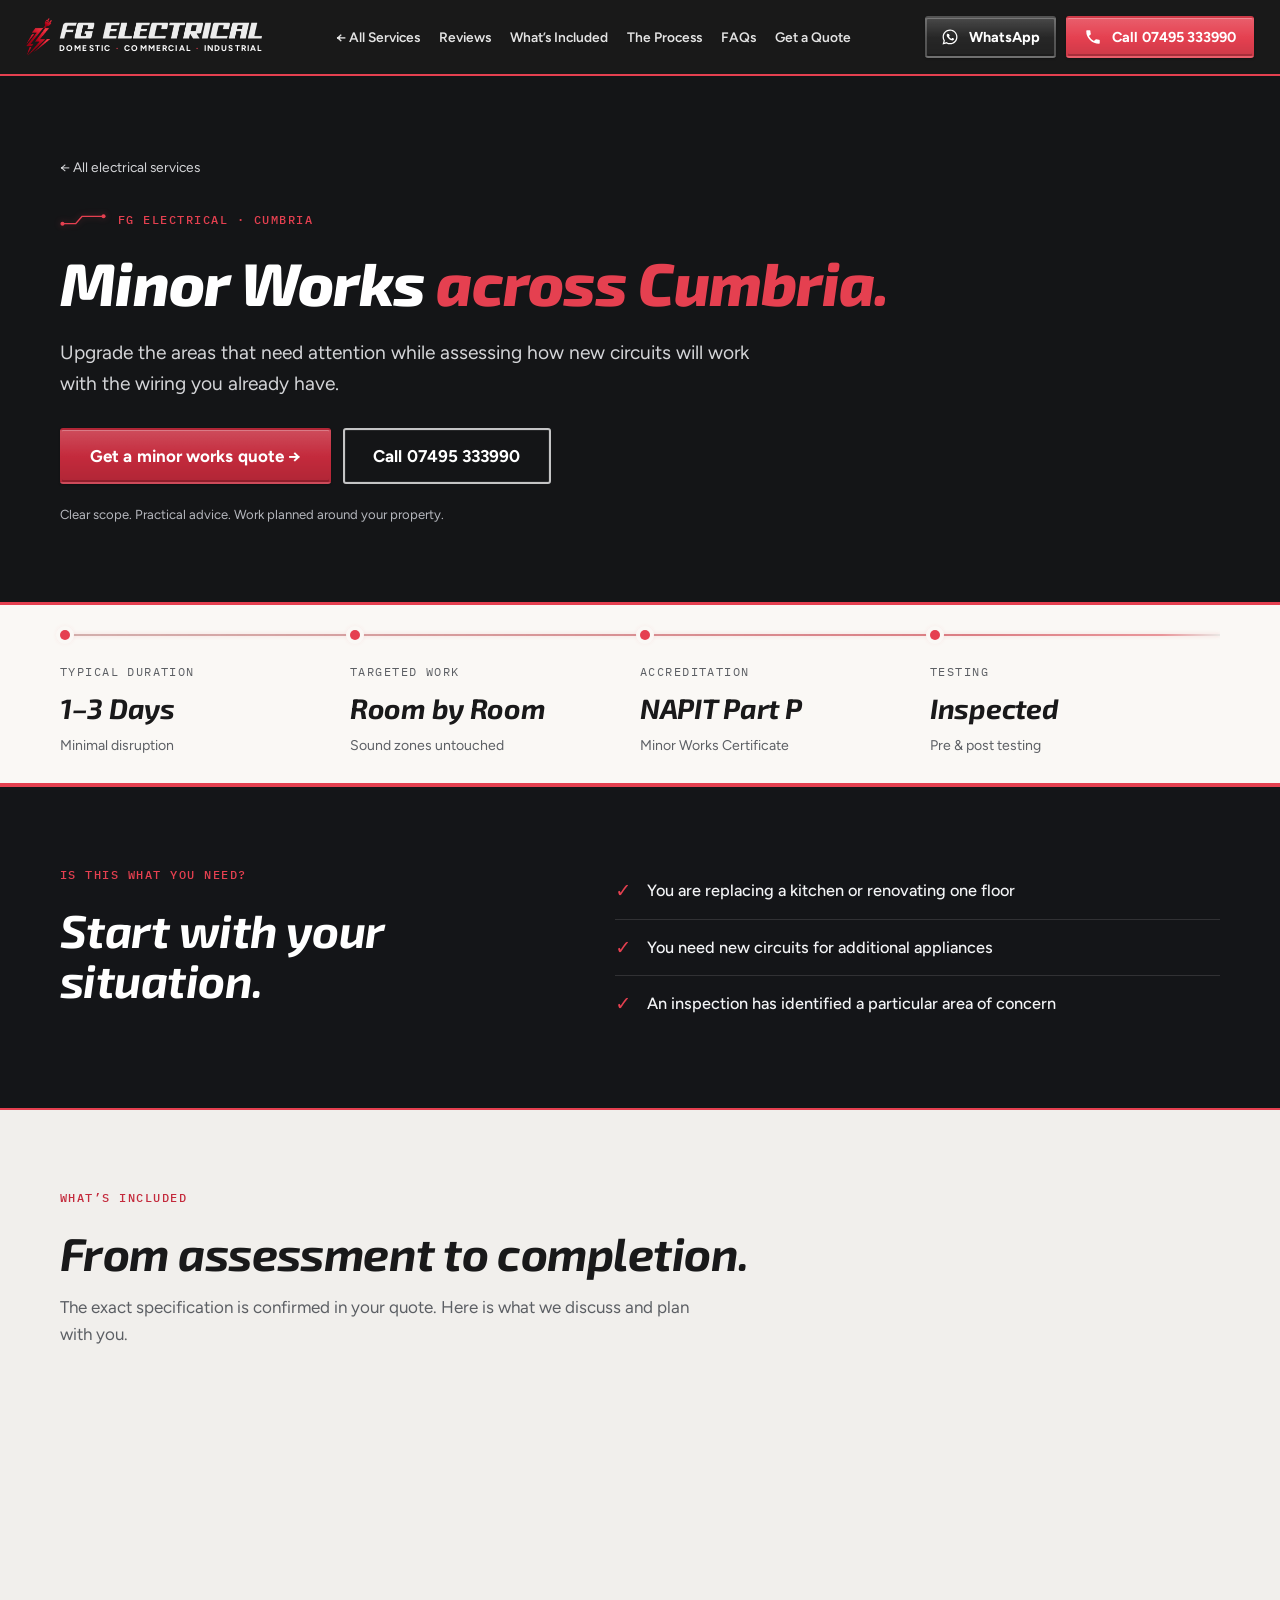
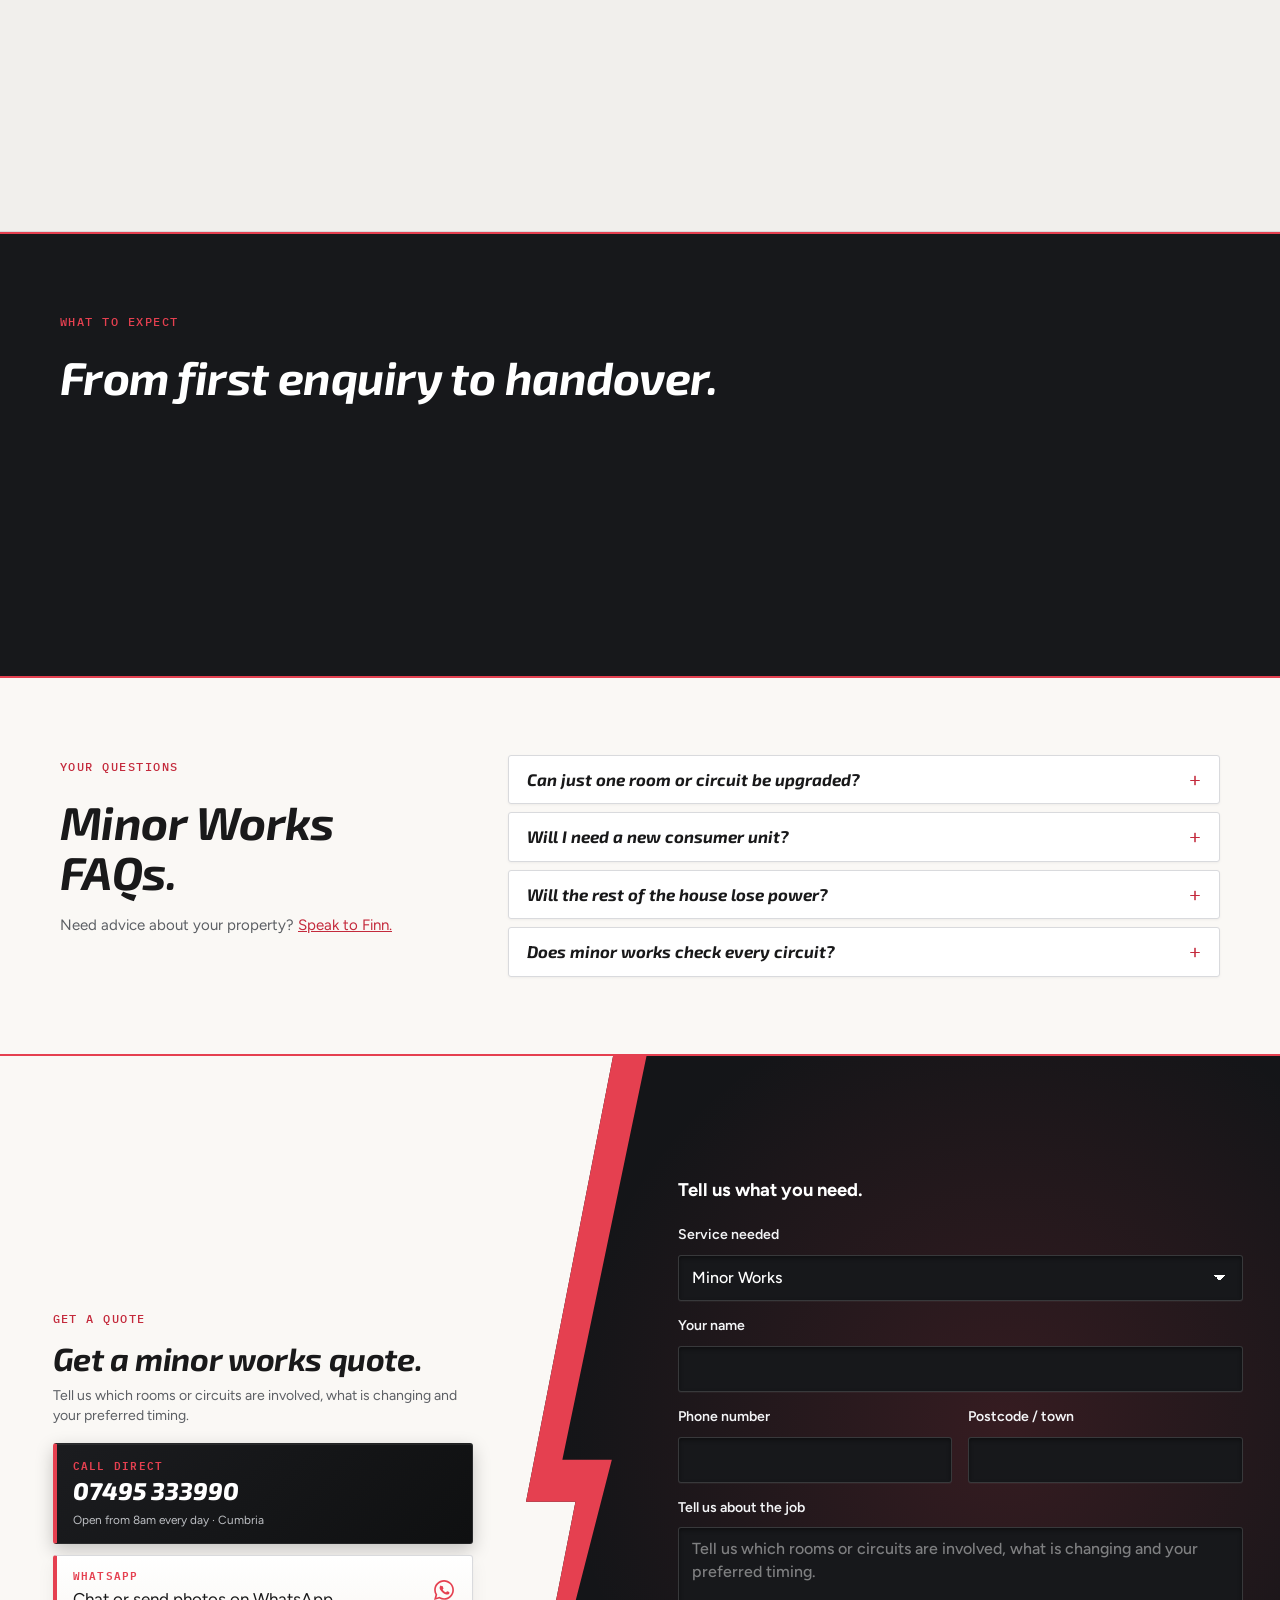
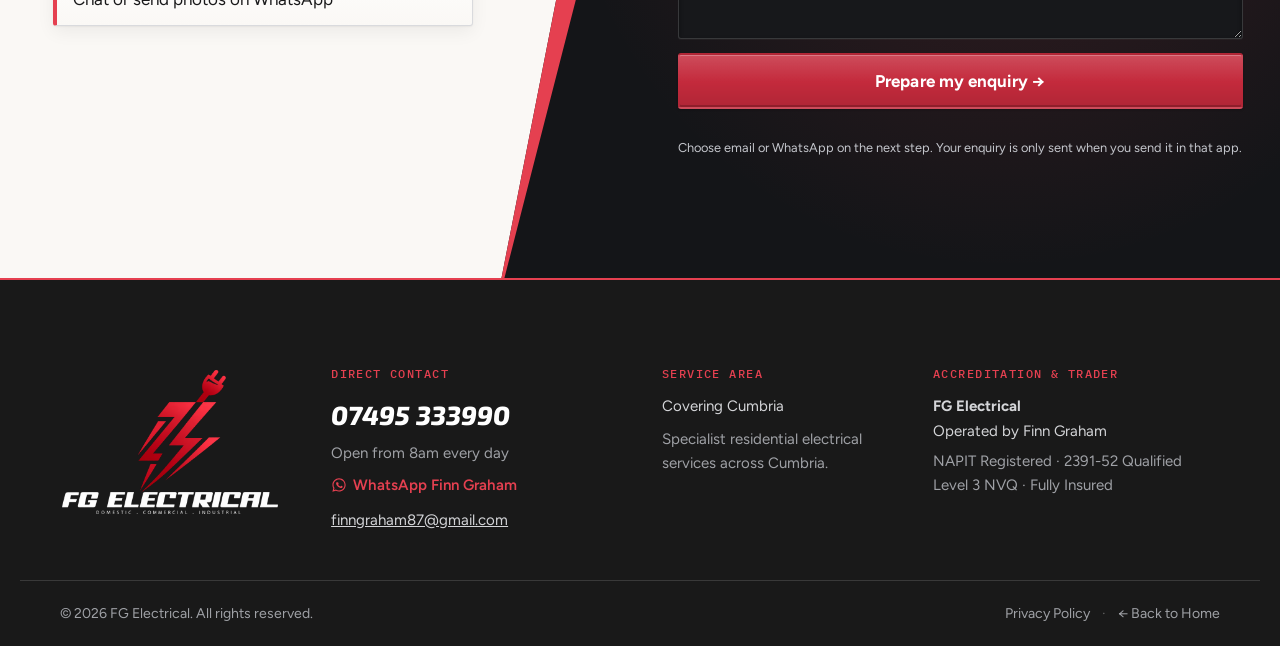
<file: minor-works.html>
<!doctype html>
<html lang="en-GB">
<head>
  <meta charset="utf-8">
  <meta name="viewport" content="width=device-width, initial-scale=1">
  <title>Minor Works in Cumbria | FG Electrical</title>
  <meta name="description" content="Targeted circuit upgrades, extra sockets, lighting and alterations with full certification. FG Electrical, Cumbria. Call 07495 333990.">
  <meta name="theme-color" content="#191919">
  <link rel="canonical" href="https://fg-electrical.co.uk/minor-works.html">
  <link rel="icon" type="image/svg+xml" href="assets/favicon.svg">
  <link rel="icon" type="image/png" sizes="32x32" href="assets/favicon-32x32.png">
  <link rel="apple-touch-icon" sizes="192x192" href="assets/apple-touch-icon.png">
  <link rel="preconnect" href="https://fonts.googleapis.com">
  <link rel="preconnect" href="https://fonts.gstatic.com" crossorigin>
  <link href="https://fonts.googleapis.com/css2?family=Exo+2:ital,wght@1,600;1,700;1,800&family=Figtree:wght@400;500;600;700&family=IBM+Plex+Mono:wght@500;600;700&display=swap" rel="stylesheet">
    <link rel="stylesheet" href="styles.css?v=prod-6">
  <script>
    (function () {
      try {
        var params = new URLSearchParams(window.location.search);
        var forceIntro = params.get('intro') === '1';
        if (!forceIntro && sessionStorage.getItem('fg_intro_shown')) {
          document.documentElement.classList.add('intro-skipped');
        }
      } catch (e) {}
    })();
  </script>
  <!-- Open Graph / WhatsApp / Facebook -->
  <meta property="og:type" content="website">
  <meta property="og:locale" content="en_GB">
  <meta property="og:site_name" content="Cumbria Rewires · FG Electrical">
  <meta property="og:title" content="Minor Works in Cumbria | FG Electrical">
  <meta property="og:description" content="Targeted circuit upgrades, extra sockets, lighting and alterations with full certification. FG Electrical, Cumbria. Call 07495 333990.">
  <meta property="og:url" content="https://fg-electrical.co.uk/minor-works.html">
  <meta property="og:image" content="https://fg-electrical.co.uk/assets/og-preview.png">
  <meta property="og:image:width" content="1200">
  <meta property="og:image:height" content="630">
  <meta property="og:image:alt" content="FG Electrical - Minor Works in Cumbria">

  <!-- Twitter Card -->
  <meta name="twitter:card" content="summary_large_image">
  <meta name="twitter:title" content="Minor Works in Cumbria | FG Electrical">
  <meta name="twitter:description" content="Targeted circuit upgrades, extra sockets, lighting and alterations with full certification. FG Electrical, Cumbria. Call 07495 333990.">
  <meta name="twitter:image" content="https://fg-electrical.co.uk/assets/og-preview.png">

  <!-- Structured Data (Service & Breadcrumb Schema) -->
  <script type="application/ld+json">
  {
    "@context": "https://schema.org",
    "@graph": [
      {
        "@type": "BreadcrumbList",
        "itemListElement": [
          {
            "@type": "ListItem",
            "position": 1,
            "name": "Home",
            "item": "https://fg-electrical.co.uk/"
          },
          {
            "@type": "ListItem",
            "position": 2,
            "name": "Minor Works",
            "item": "https://fg-electrical.co.uk/minor-works.html"
          }
        ]
      },
      {
        "@type": "Service",
        "name": "Minor Works",
        "provider": {
          "@type": "Electrician",
          "name": "FG Electrical",
          "telephone": "+447495333990",
          "email": "finngraham87@gmail.com",
          "areaServed": "Cumbria, UK"
        },
        "description": "Targeted circuit upgrades, extra sockets, lighting and alterations with full certification. FG Electrical, Cumbria. Call 07495 333990.",
        "serviceType": "Minor Electrical Works"
      }
    ]
  }
  </script>

  <!-- Google tag (gtag.js) - GA4 ready: uncomment and replace G-XXXXXXXXXX when ready -->
  <!--
  <script async src="https://www.googletagmanager.com/gtag/js?id=G-XXXXXXXXXX"></script>
  <script>
    window.dataLayer = window.dataLayer || [];
    function gtag(){dataLayer.push(arguments);}
    gtag('js', new Date());
    gtag('config', 'G-XXXXXXXXXX');
  </script>
  -->
</head>
<body class="service-detail">
  <!-- FG Electrical Brand Intro Reveal ("Electric Ignition") -->
  <aside class="site-intro" id="site-intro" aria-label="Loading FG Electrical">
    <div class="site-intro__backdrop" aria-hidden="true"></div>
    <div class="site-intro__content">
      <div class="site-intro__emblem">
        <div class="site-intro__halo" aria-hidden="true"></div>
        <img class="site-intro__symbol" src="assets/fg-plug-symbol.png?v=179430" width="358" height="503" alt="" aria-hidden="true">
      </div>
      <div class="site-intro__brand">
        <img class="site-intro__mark" src="assets/fg-electrical-mark.png?v=179420" width="804" height="65" alt="FG Electrical">
        <div class="site-intro__sub" aria-hidden="true">
          <span>DOMESTIC</span>
          <span class="site-intro__dot">&middot;</span>
          <span>COMMERCIAL</span>
          <span class="site-intro__dot">&middot;</span>
          <span>INDUSTRIAL</span>
        </div>
      </div>
    </div>
  </aside>

  <a class="skip" href="#main">Skip to content</a>

  <!-- Reusable SVG symbols -->
  <svg width="0" height="0" style="position:absolute" aria-hidden="true" focusable="false">
    <linearGradient id="trace-grad" x1="0.8" y1="0" x2="0.2" y2="1">
      <stop offset="0%" stop-color="#FF5A68"/>
      <stop offset="45%" stop-color="#E54050"/>
      <stop offset="100%" stop-color="#B82234"/>
    </linearGradient>
    <symbol id="trace" viewBox="0 0 56 16">
      <path d="M3 12.5H19L27 3.5H53" fill="none" stroke="currentColor" stroke-width="1.6" stroke-linejoin="round"/>
      <circle cx="3" cy="12.5" r="2.5" fill="currentColor"/>
      <circle cx="53" cy="3.5" r="2.5" fill="currentColor"/>
    </symbol>
    <symbol id="ico-phone" viewBox="0 0 24 24">
      <path d="M6.6 10.8a15.1 15.1 0 0 0 6.6 6.6l2.2-2.2a1 1 0 0 1 1-.25c1.1.37 2.3.57 3.6.57a1 1 0 0 1 1 1V20a1 1 0 0 1-1 1A17 17 0 0 1 3 4a1 1 0 0 1 1-1h3.5a1 1 0 0 1 1 1c0 1.25.2 2.45.57 3.57a1 1 0 0 1-.25 1.02l-2.22 2.2Z" fill="currentColor"/>
    </symbol>
    <symbol id="ico-wa" viewBox="0 0 24 24">
      <path d="M12.04 2C6.58 2 2.13 6.45 2.13 11.91C2.13 13.66 2.59 15.36 3.45 16.86L2.05 22L7.3 20.62C8.75 21.41 10.38 21.83 12.04 21.83C17.5 21.83 21.95 17.38 21.95 11.92C21.95 9.27 20.92 6.78 19.05 4.91C17.18 3.03 14.69 2 12.04 2M12.05 3.67C14.25 3.67 16.31 4.53 17.87 6.09C19.42 7.65 20.28 9.72 20.28 11.92C20.28 16.46 16.58 20.15 12.04 20.15C10.56 20.15 9.11 19.76 7.85 19L7.55 18.83L4.43 19.65L5.26 16.61L5.06 16.29C4.24 14.99 3.8 13.47 3.8 11.91C3.81 7.37 7.5 3.67 12.05 3.67M9.11 7.44C8.95 7.44 8.68 7.5 8.46 7.74C8.24 7.97 7.62 8.56 7.62 9.75C7.62 10.95 8.5 12.1 8.62 12.26C8.75 12.43 10.33 14.86 12.75 15.91C13.33 16.16 13.77 16.3 14.13 16.42C14.71 16.6 15.24 16.58 15.65 16.52C16.12 16.45 17.07 15.94 17.27 15.38C17.47 14.82 17.47 14.34 17.41 14.25C17.35 14.15 17.2 14.09 16.97 13.98C16.75 13.87 15.65 13.33 15.45 13.25C15.24 13.18 15.1 13.14 14.95 13.36C14.81 13.58 14.39 14.09 14.27 14.23C14.14 14.37 14.02 14.39 13.8 14.27C13.58 14.16 12.87 13.93 12.03 13.18C11.37 12.6 10.93 11.88 10.8 11.66C10.68 11.44 10.79 11.32 10.9 11.21C11 11.11 11.13 10.94 11.24 10.81C11.35 10.68 11.39 10.59 11.46 10.44C11.53 10.3 11.5 10.17 11.44 10.06C11.39 9.95 10.95 8.86 10.76 8.42C10.58 7.98 10.4 8.05 10.26 8.04C10.13 8.04 9.98 8.03 9.83 8.03C9.68 8.03 9.44 8.09 9.24 8.31" fill="currentColor"/>
    </symbol>
  </svg>

  <header class="site-header">
    <div class="wrap site-header__inner">
      <a class="brand" href="index.html#top" aria-label="FG Electrical, back to home">
        <img class="brand__symbol" src="assets/fg-plug-symbol.png?v=179430" width="358" height="503" alt="" aria-hidden="true">
        <span class="brand__text">
          <span class="brand__mark"><img src="assets/fg-electrical-mark.png?v=179420" width="804" height="65" alt="FG Electrical"></span>
          <span class="brand__sub" aria-hidden="true">
            <span>DOMESTIC</span>
            <span class="brand__dot">&middot;</span>
            <span>COMMERCIAL</span>
            <span class="brand__dot">&middot;</span>
            <span>INDUSTRIAL</span>
          </span>
        </span>
      </a>
      <nav class="nav" aria-label="Main"><a href="index.html#services">&larr; All Services</a><a href="reviews.html">Reviews</a><a href="#whats-included">What’s Included</a><a href="#process">The Process</a><a href="#faqs">FAQs</a><a href="#quote">Get a Quote</a></nav>
      <div class="header-actions">
        <a class="btn btn--header-wa" href="https://wa.me/447495333990" target="_blank" rel="noopener" aria-label="Chat on WhatsApp">
          <svg class="ico" aria-hidden="true"><use href="#ico-wa"/></svg>
          <span>WhatsApp</span>
        </a>
        <a class="btn btn--red btn--header" href="tel:+447495333990">
          <svg class="ico" aria-hidden="true"><use href="#ico-phone"/></svg>
          <span><span class="btn__long">Call </span>07495 333990</span>
        </a>
      </div>
          <button class="menu-toggle" type="button" aria-expanded="false" aria-controls="mobile-menu" aria-label="Toggle navigation menu">
        <span class="menu-toggle__label">Menu</span>
        <span class="menu-toggle__icon" aria-hidden="true">
          <span class="menu-toggle__line"></span>
          <span class="menu-toggle__line"></span>
          <span class="menu-toggle__line"></span>
        </span>
      </button>
    </div>
  </header>

  <!-- Mobile Navigation Drawer -->
  <nav id="mobile-menu" class="mobile-menu" aria-label="Mobile navigation">
    <div class="mobile-menu__inner">
      <div class="mobile-menu__status">
        <span class="mobile-menu__status-live"><span class="mobile-menu__status-dot" aria-hidden="true"></span>Open 8am–8pm &middot; 7 Days</span>
        <span class="mobile-menu__status-badge">NAPIT Approved</span>
      </div>

      <div class="mobile-menu__group">
        <div class="mobile-menu__section-head">
          <p class="mobile-menu__section-label">Navigation</p>
        </div>
        <div class="mobile-menu__nav">
          <a class="mobile-menu__link" href="index.html">
            <span class="mobile-menu__link-main">Home</span>
            <span class="mobile-menu__link-arrow" aria-hidden="true">&rarr;</span>
          </a>
          <a class="mobile-menu__link" href="reviews.html">
            <span class="mobile-menu__link-main">Google Reviews</span>
            <span class="mobile-menu__link-meta"><span class="mobile-menu__rating">&#9733; 5.0</span><span class="mobile-menu__link-arrow" aria-hidden="true">&rarr;</span></span>
          </a>
          <a class="mobile-menu__link" href="index.html#accreditation">
            <span class="mobile-menu__link-main">Accreditation &amp; Standards</span>
            <span class="mobile-menu__link-arrow" aria-hidden="true">&rarr;</span>
          </a>
          <a class="mobile-menu__link" href="#faqs">
            <span class="mobile-menu__link-main">FAQs &amp; Pricing Guide</span>
            <span class="mobile-menu__link-arrow" aria-hidden="true">&rarr;</span>
          </a>
        </div>
      </div>

      <div class="mobile-menu__group">
        <div class="mobile-menu__section-head">
          <p class="mobile-menu__section-label">Electrical Services</p>
          <a class="mobile-menu__section-action" href="index.html#services">View overview &rarr;</a>
        </div>
        <div class="mobile-menu__services">
          <a class="mobile-menu__service-chip mobile-menu__service-chip--wide" href="full-rewires.html"><span>Full House Rewires</span><span class="mobile-menu__chip-arrow" aria-hidden="true">&rarr;</span></a>
          <a class="mobile-menu__service-chip" href="partial-rewires.html"><span>Partial Rewires</span><span class="mobile-menu__chip-arrow" aria-hidden="true">&rarr;</span></a>
          <a class="mobile-menu__service-chip" href="consumer-units.html"><span>Consumer Units</span><span class="mobile-menu__chip-arrow" aria-hidden="true">&rarr;</span></a>
          <a class="mobile-menu__service-chip" href="fault-finding.html"><span>Fault Finding</span><span class="mobile-menu__chip-arrow" aria-hidden="true">&rarr;</span></a>
          <a class="mobile-menu__service-chip" href="eicr-reports.html"><span>EICR Reports</span><span class="mobile-menu__chip-arrow" aria-hidden="true">&rarr;</span></a>
          <a class="mobile-menu__service-chip" href="ev-installations.html"><span>EV Chargers</span><span class="mobile-menu__chip-arrow" aria-hidden="true">&rarr;</span></a>
          <a class="mobile-menu__service-chip" href="minor-works.html"><span>Minor Works</span><span class="mobile-menu__chip-arrow" aria-hidden="true">&rarr;</span></a>
          <a class="mobile-menu__service-chip" href="extensions-renovations.html"><span>Extensions</span><span class="mobile-menu__chip-arrow" aria-hidden="true">&rarr;</span></a>
          <a class="mobile-menu__service-chip" href="new-builds.html"><span>New Builds</span><span class="mobile-menu__chip-arrow" aria-hidden="true">&rarr;</span></a>
        </div>
      </div>

      <div class="mobile-menu__actions">
        <a class="mobile-menu__cta-quote" href="#quote">
          <span>
            Request a Free Quote
            <span class="mobile-menu__cta-sub">Free survey &amp; clear scope across Cumbria</span>
          </span>
          <span aria-hidden="true">&rarr;</span>
        </a>
        <div class="mobile-menu__contact-row">
          <a class="mobile-menu__btn-call" href="tel:+447495333990">
            <svg class="ico" viewBox="0 0 24 24" aria-hidden="true"><use href="#ico-phone"/></svg>
            <span>07495 333990</span>
          </a>
          <a class="mobile-menu__btn-wa" href="https://wa.me/447495333990" target="_blank" rel="noopener">
            <svg class="ico" viewBox="0 0 24 24" aria-hidden="true"><use href="#ico-wa"/></svg>
            <span>WhatsApp</span>
          </a>
        </div>
      </div>
    </div>
  </nav>

  <main id="main" class="service-page">
 <section class="service-hero" id="top"><div class="wrap"><a class="service-back" href="index.html#services">&larr; All electrical services</a><p class="eyebrow eyebrow--dark"><svg class="trace" aria-hidden="true"><use href="#trace"/></svg>FG Electrical &middot; Cumbria</p><h1>Minor Works <em>across Cumbria.</em></h1><p class="service-lede">Upgrade the areas that need attention while assessing how new circuits will work with the wiring you already have.</p><div class="service-hero__actions"><a class="btn btn--red btn--lg" href="#quote">Get a minor works quote &rarr;</a><a class="btn btn--line-white btn--lg" href="tel:+447495333990">Call 07495 333990</a></div><p class="service-hero__note">Clear scope. Practical advice. Work planned around your property.</p></div></section>
     <section class="coverage" aria-label="Key facts">
      <div class="wrap">
        <ul class="coverage__line">
          <li>
            <span class="coverage__k">Typical Duration</span>
            <strong>1–3 Days</strong>
            <span class="coverage__sub">Minimal disruption</span>
          </li>
          <li>
            <span class="coverage__k">Targeted Work</span>
            <strong>Room by Room</strong>
            <span class="coverage__sub">Sound zones untouched</span>
          </li>
          <li>
            <span class="coverage__k">Accreditation</span>
            <strong>NAPIT Part P</strong>
            <span class="coverage__sub">Minor Works Certificate</span>
          </li>
          <li>
            <span class="coverage__k">Testing</span>
            <strong>Inspected</strong>
            <span class="coverage__sub">Pre &amp; post testing</span>
          </li>
        </ul>
      </div>
    </section>
 <section class="service-fit"><div class="wrap service-split"><div><p class="eyebrow"><svg class="trace" aria-hidden="true"><use href="#trace"/></svg>Is this what you need?</p><h2>Start with your situation.</h2></div><ul class="service-checks"><li>You are replacing a kitchen or renovating one floor</li><li>You need new circuits for additional appliances</li><li>An inspection has identified a particular area of concern</li></ul></div></section>
 <section class="service-included" id="whats-included"><div class="wrap"><p class="eyebrow"><svg class="trace" aria-hidden="true"><use href="#trace"/></svg>What’s included</p><h2>From assessment to completion.</h2><p class="muted">The exact specification is confirmed in your quote. Here is what we discuss and plan with you.</p><div class="service-cards"><article><span class="service-card__num">01</span><h3>Assess existing wiring</h3><p>Check the circuits being retained and their suitability for the proposed work.</p></article><article><span class="service-card__num">02</span><h3>Targeted circuit upgrades</h3><p>Agree which rooms, circuits and electrical points need replacement or extension.</p></article><article><span class="service-card__num">03</span><h3>Protection and capacity checks</h3><p>Assess the consumer unit, earthing and available capacity before new work is connected.</p></article><article><span class="service-card__num">04</span><h3>Testing and handover</h3><p>Test the work completed and provide relevant certification with any further findings explained.</p></article></div></div></section>
 <section class="service-process" id="process"><div class="wrap"><p class="eyebrow eyebrow--dark"><svg class="trace" aria-hidden="true"><use href="#trace"/></svg>What to expect</p><h2>From first enquiry to handover.</h2><div class="service-steps"><article><span>01</span><h3>Tell us about your job</h3><p>Tell us which rooms or circuits are involved, what is changing and your preferred timing.</p></article><article><span>02</span><h3>Assessment &amp; clear quote</h3><p>Discuss the property and access, arrange an assessment where needed, then agree the scope, cost and timing.</p></article><article><span>03</span><h3>Work &amp; handover</h3><p>Complete the agreed visit or installation, explain the outcome and provide relevant documentation.</p></article></div></div></section>
 <section class="faqs service-faqs" id="faqs"><div class="wrap faqs__grid"><div class="faqs__head"><p class="eyebrow"><svg class="trace" aria-hidden="true"><use href="#trace"/></svg>Your questions</p><h2>Minor Works FAQs.</h2><p class="muted">Need advice about your property? <a href="tel:+447495333990">Speak to Finn.</a></p></div><div><details class="faq-item" name="service-faq"><summary>Can just one room or circuit be upgraded?</summary><p>Often, but the existing circuits and protective arrangements need to be assessed first. The survey establishes whether minor works or circuit additions are suitable.</p></details><details class="faq-item" name="service-faq"><summary>Will I need a new consumer unit?</summary><p>That depends on its condition, capacity and protection. Any required upgrade will be explained before agreeing the work.</p></details><details class="faq-item" name="service-faq"><summary>Will the rest of the house lose power?</summary><p>Some isolation may be needed for safe working and testing. The affected areas and expected interruptions can be planned in advance.</p></details><details class="faq-item" name="service-faq"><summary>Does minor works check every circuit?</summary><p>The agreed inspection and testing scope will be explained. Minor works is tailored to the specific circuits being added or modified, accompanied by a Minor Electrical Installation Works Certificate.</p></details></div></div></section>
 <section class="quote" id="quote">
      <div class="quote__backdrop" aria-hidden="true">
        <svg class="quote__bolt" viewBox="0 0 220 900" preserveAspectRatio="none" focusable="false">
          <path d="M0 0 H164 L44 488 H112 L10 900 H0 Z" fill="#FAF8F5"/>
          <path d="M164 0 H210 L94 442 H162 L14 900 H10 L112 488 H44 Z" fill="#E54050"/>
        </svg>
      </div>
      <div class="wrap quote__grid">
        <div class="quote__intro">
          <p class="eyebrow"><svg class="trace" aria-hidden="true"><use href="#trace"/></svg>Get a Quote</p>
          <h2>Get a minor works quote.</h2>
          <p class="muted">Tell us which rooms or circuits are involved, what is changing and your preferred timing.</p>
          
          <div class="quote__actions">
            <a class="quote__call" href="tel:+447495333990">
              <span class="quote__call-k">Call direct</span>
              <span class="quote__call-n">07495 333990</span>
              <span class="quote__call-s">Open from 8am every day &middot; Cumbria</span>
            </a>

            <a class="quote__wa" href="https://wa.me/447495333990" target="_blank" rel="noopener">
              <div class="quote__wa-text">
                <span class="quote__wa-k">WhatsApp</span>
                <span>Chat or send photos on WhatsApp</span>
              </div>
              <svg class="ico" style="color:var(--red);width:24px;height:24px;" aria-hidden="true"><use href="#ico-wa"/></svg>
            </a>
          </div>
        </div>

        <form class="form" id="quote-form" data-service-form novalidate>
 <p class="service-form__label">Tell us what you need.</p>
 <div class="field"><label for="service">Service needed</label><select id="service" name="service"><option>Full House Rewires</option><option selected>Minor Works</option><option>Consumer Unit Upgrades</option><option>Extensions &amp; Renovations</option><option>New Build Electrical Installations</option><option>EV Charger Installations</option><option>EICR Safety Reports</option><option>Fault Finding &amp; Repairs</option></select></div>
 <div class="field"><label for="name">Your name</label><input id="name" name="name" autocomplete="name" required></div>
 <div class="field-row"><div class="field"><label for="phone">Phone number</label><input id="phone" name="phone" type="tel" autocomplete="tel" required></div><div class="field"><label for="postcode">Postcode / town</label><input id="postcode" name="postcode" autocomplete="postal-code" required></div></div>
 <div class="field"><label for="message">Tell us about the job</label><textarea id="message" name="message" rows="4" placeholder="Tell us which rooms or circuits are involved, what is changing and your preferred timing." required></textarea></div>
 <button class="btn btn--red btn--lg btn--block" type="submit">Prepare my enquiry &rarr;</button>
 <p class="service-form__note">Choose email or WhatsApp on the next step. Your enquiry is only sent when you send it in that app.</p>
 <div class="service-send" hidden><p id="form-status" role="status" aria-live="polite"></p><a class="btn btn--red" data-send-email href="#">Open email</a> <a class="btn btn--wa" data-send-wa href="#" target="_blank" rel="noopener">Open WhatsApp</a></div>
 </form>
      </div>
    </section>
 </main>
  <footer class="footer">
    <div class="wrap footer__grid">
      <div class="footer__brand">
        <img class="footer__logo" src="assets/fg-electrical-stacked.png?v=179420" width="1416" height="955" alt="FG Electrical — Domestic · Commercial · Industrial" loading="lazy">
      </div>
      <div>
        <h2 class="footer__h">Direct Contact</h2>
        <p><a class="footer__phone" href="tel:+447495333990">07495 333990</a></p>
        <p class="footer__sub">Open from 8am every day</p>
        <p><a class="footer__wa-link" href="https://wa.me/447495333990" target="_blank" rel="noopener">
          <svg class="ico" style="width:16px;height:16px;" aria-hidden="true"><use href="#ico-wa"/></svg>
          WhatsApp Finn Graham
        </a></p>
        <p style="margin-top:8px;"><a href="mailto:finngraham87@gmail.com" style="color:#D4D5D8;text-decoration:underline;">finngraham87@gmail.com</a></p>
      </div>
      <div>
        <h2 class="footer__h">Service Area</h2>
        <p>Covering Cumbria</p>
        <p class="footer__sub" style="margin-top:8px;">Specialist residential electrical services across Cumbria.</p>
      </div>
      <div>
        <h2 class="footer__h">Accreditation &amp; Trader</h2>
        <p><strong>FG Electrical</strong><br>Operated by Finn Graham</p>
        <p class="footer__sub" style="margin-top:6px;">NAPIT Registered &middot; 2391-52 Qualified<br>Level 3 NVQ &middot; Fully Insured</p>
      </div>
    </div>
    <div class="wrap footer__base">
      <span class="footer__copy">&copy; 2026 FG Electrical. All rights reserved.</span>
      <div class="footer__base-links">
        <a href="privacy.html" class="footer__link" data-privacy-open>Privacy Policy</a>
        <span class="footer__sep" aria-hidden="true">&middot;</span>
        <a href="index.html" class="footer__link">&larr; Back to Home</a>
      </div>
    </div>
  </footer>

  <dialog id="privacy-modal" class="privacy-modal" aria-labelledby="privacy-modal-title">
    <div class="privacy-modal__card">
      <div class="privacy-modal__head">
        <h3 id="privacy-modal-title">Privacy Policy</h3>
        <button type="button" class="privacy-modal__close" data-privacy-close aria-label="Close privacy notice">&times;</button>
      </div>
      <div class="privacy-modal__body">
        <p><strong>FG Electrical</strong> is committed to protecting your privacy.</p>
        <p>Customer enquiry details provided via phone, WhatsApp, email, or our quote forms are used solely to reply to requests, provide estimates, and fulfill booked electrical services.</p>
        <p>We never share, rent, or sell your personal information with third parties for marketing purposes.</p>
        <p style="margin-top:14px;"><a href="privacy.html" style="color:var(--red);text-decoration:underline;font-weight:600;">Read full Privacy Policy &rarr;</a></p>
      </div>
    </div>
  </dialog>

  <nav class="dock" aria-label="Quick contact">
    <a class="btn btn--red" href="tel:+447495333990" aria-label="Call Finn on 07495 333990" title="Call Finn">
      <svg class="ico" aria-hidden="true"><use href="#ico-phone"/></svg>
    </a>
    <a class="btn btn--wa" href="https://wa.me/447495333990" target="_blank" rel="noopener" aria-label="WhatsApp Finn" title="WhatsApp Finn">
      <svg class="ico" aria-hidden="true"><use href="#ico-wa"/></svg>
    </a>
  </nav>

  <script src="site.js?v=surge-9"></script>
  <script src="service-pages.js?v=6"></script>
</body>
</html>
</file>
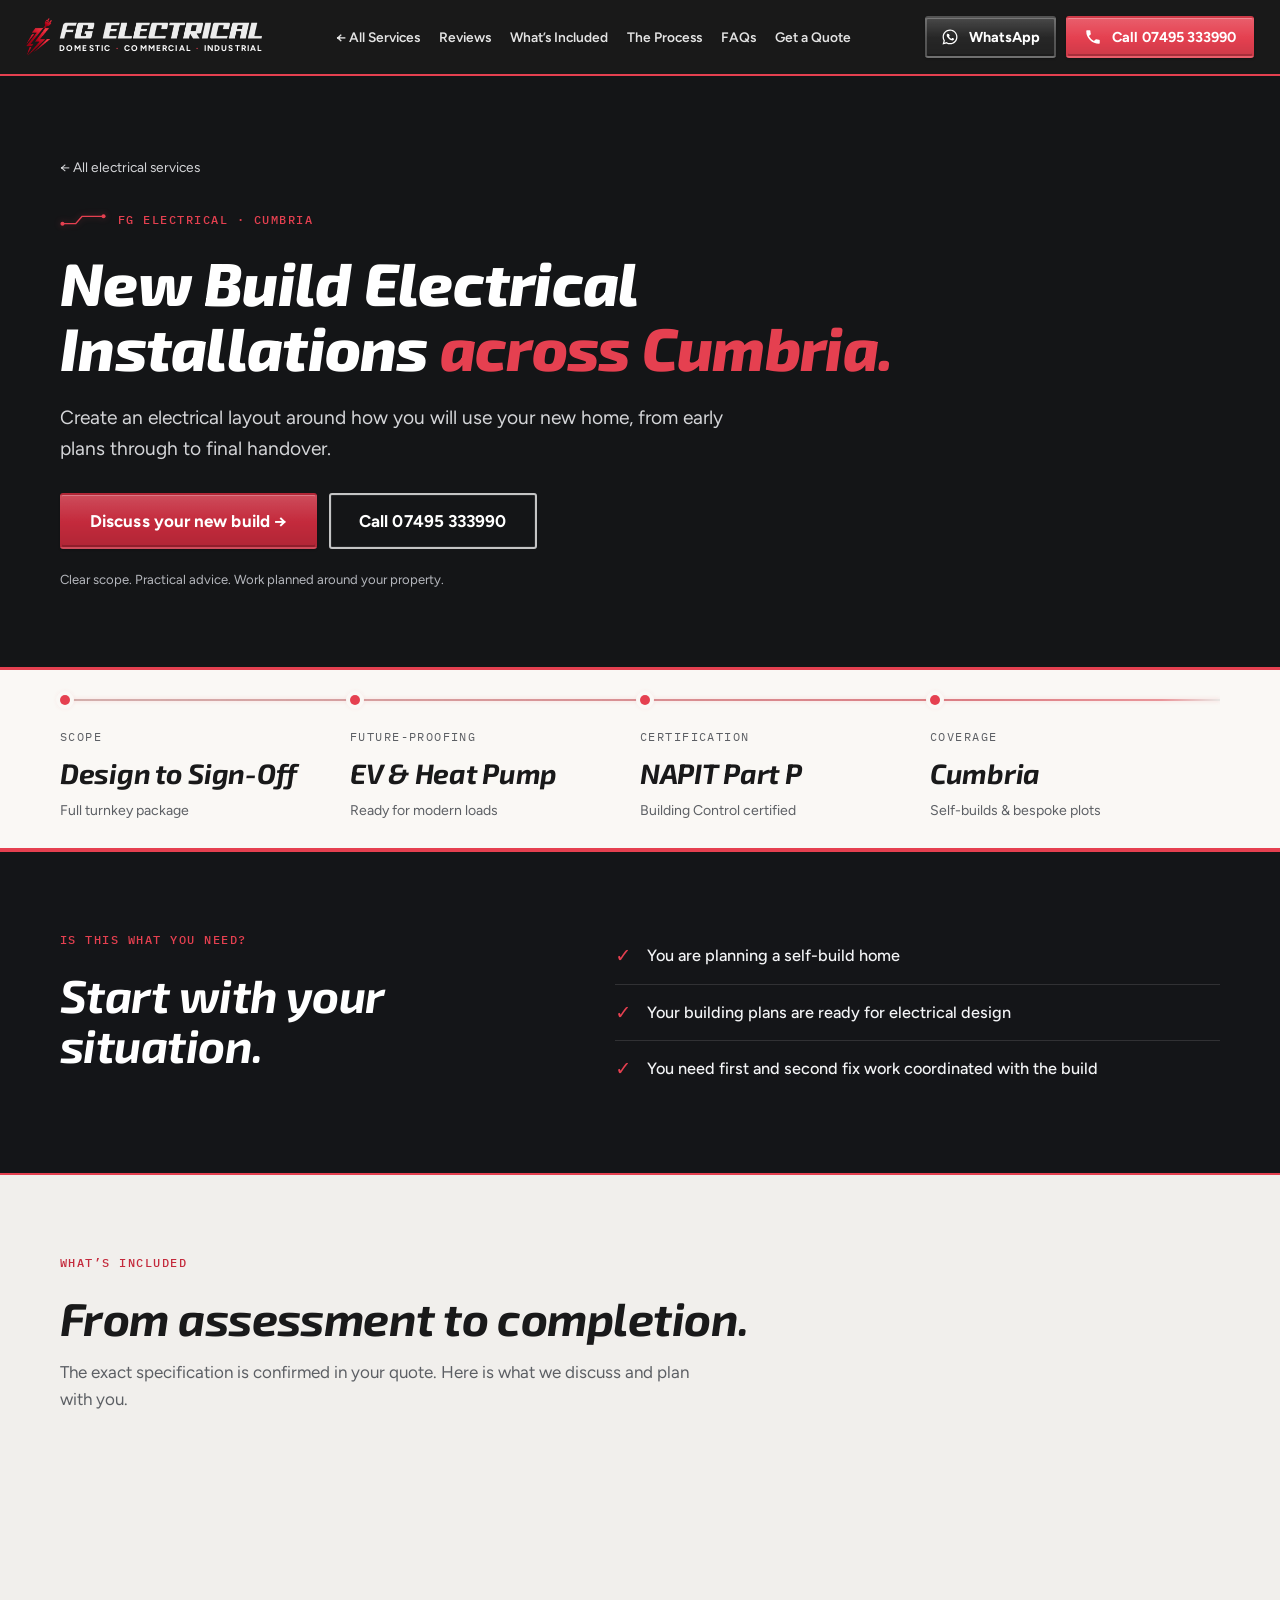
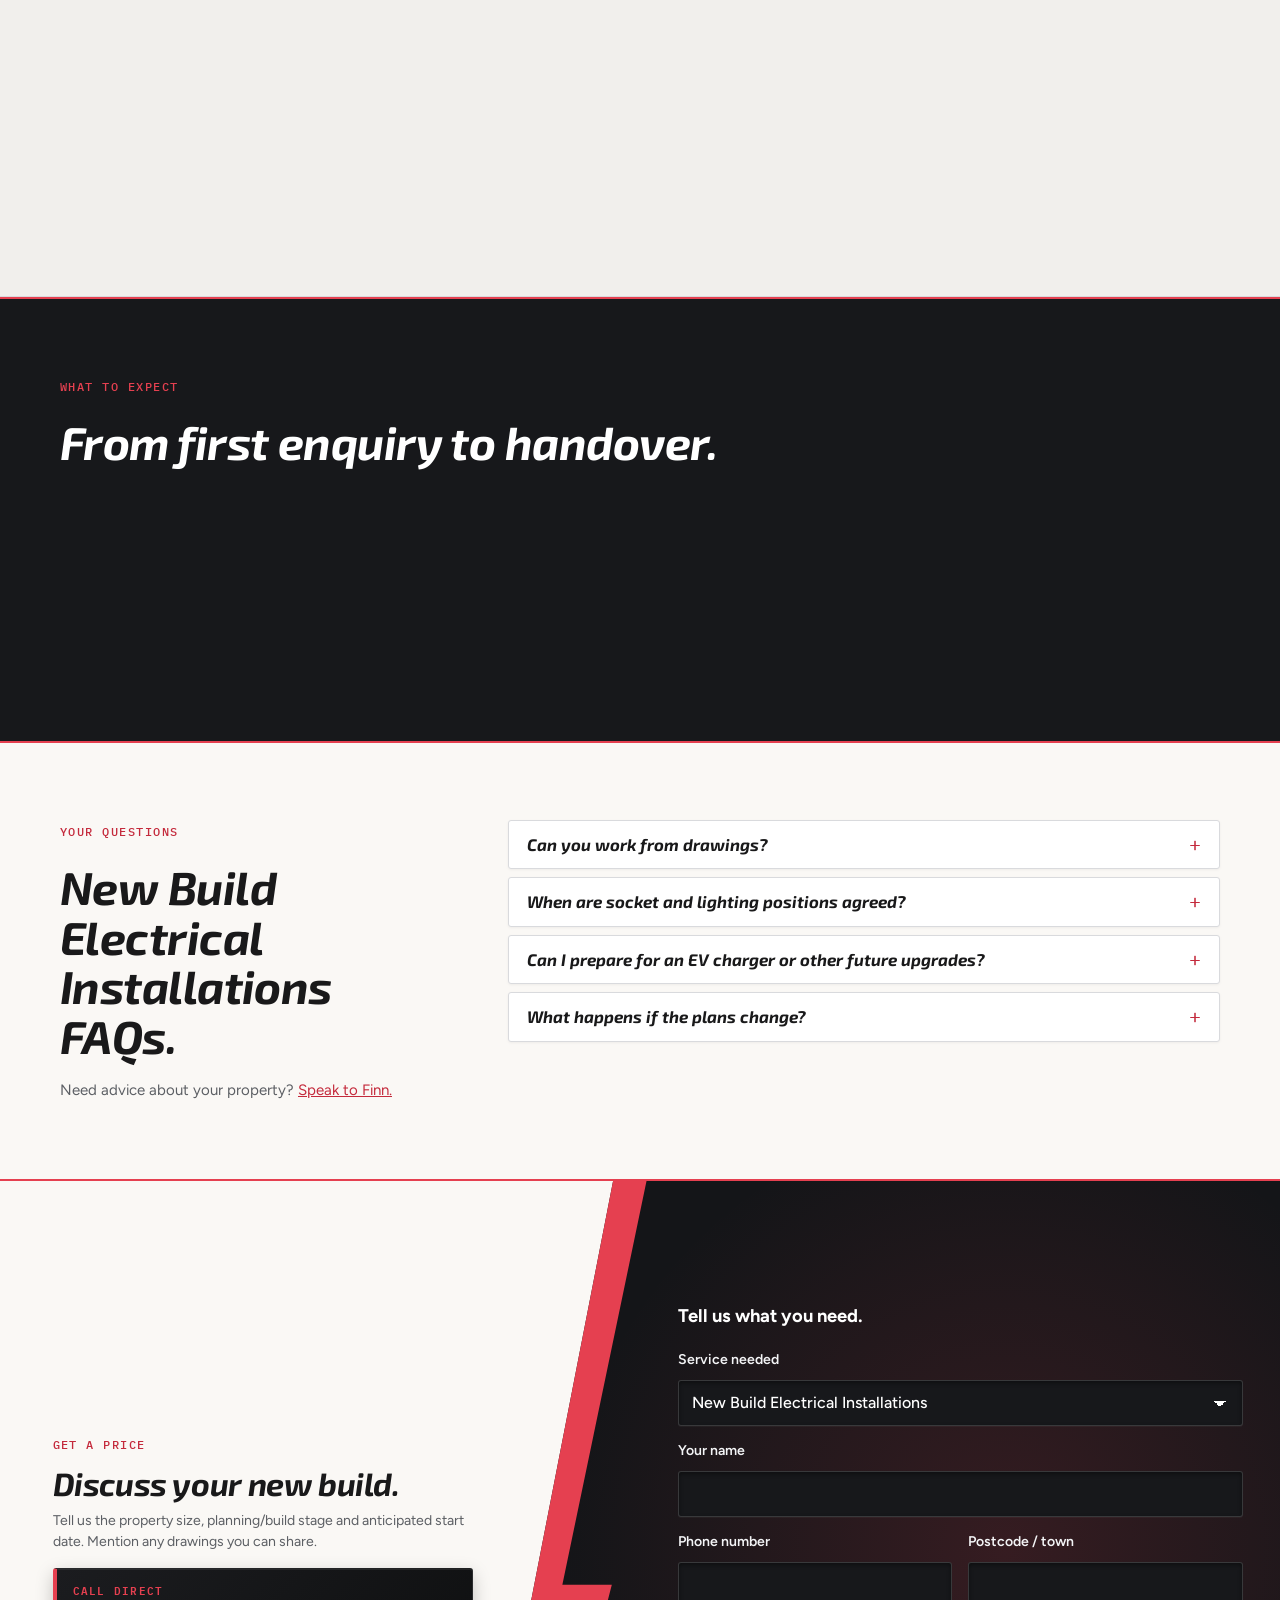
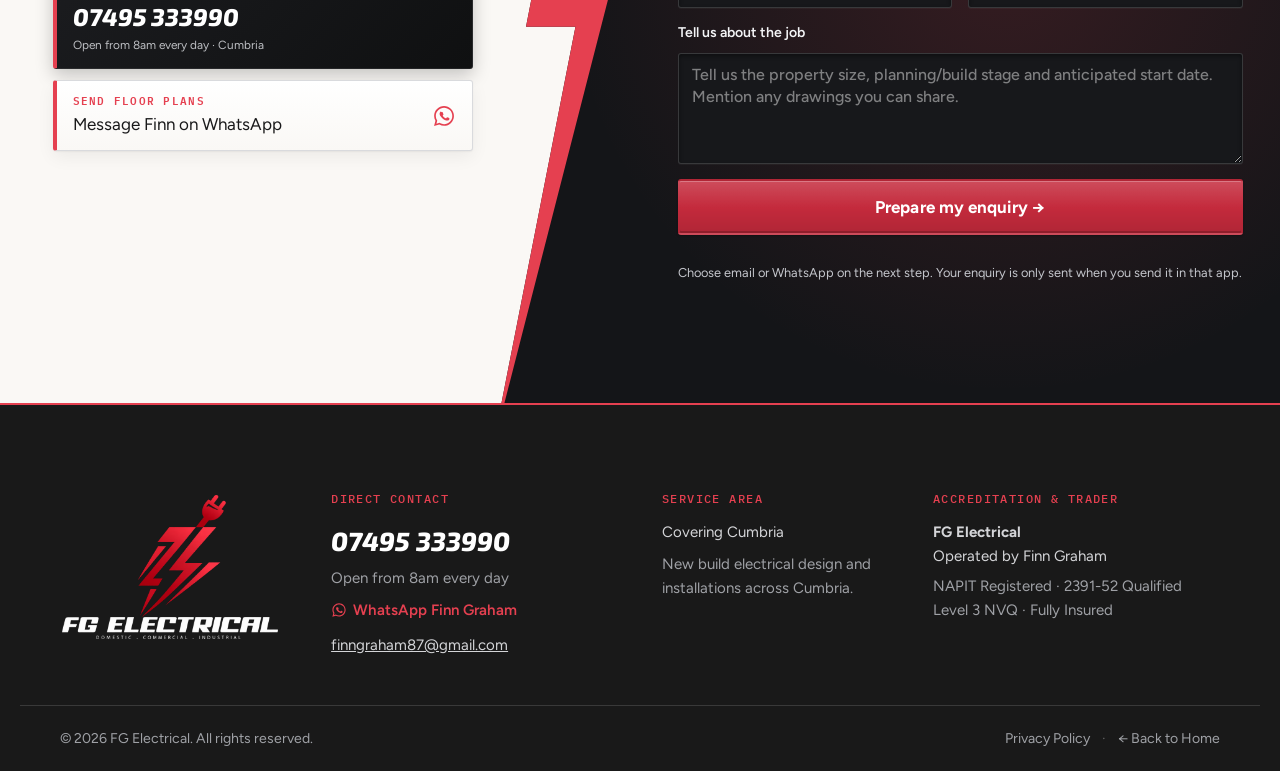
<file: new-builds.html>
<!doctype html>
<html lang="en-GB">
<head>
  <meta charset="utf-8">
  <meta name="viewport" content="width=device-width, initial-scale=1">
  <title>New Build Electrical Installations in Cumbria | FG Electrical</title>
  <meta name="description" content="Create an electrical layout around how you will use your new home, from early plans through to final handover. FG Electrical, Cumbria. Call 07495 333990.">
  <meta name="theme-color" content="#191919">
  <link rel="canonical" href="https://fg-electrical.co.uk/new-builds.html">
  <link rel="icon" type="image/svg+xml" href="assets/favicon.svg">
  <link rel="icon" type="image/png" sizes="32x32" href="assets/favicon-32x32.png">
  <link rel="apple-touch-icon" sizes="192x192" href="assets/apple-touch-icon.png">
  <link rel="preconnect" href="https://fonts.googleapis.com">
  <link rel="preconnect" href="https://fonts.gstatic.com" crossorigin>
  <link href="https://fonts.googleapis.com/css2?family=Exo+2:ital,wght@1,600;1,700;1,800&family=Figtree:wght@400;500;600;700&family=IBM+Plex+Mono:wght@500;600;700&display=swap" rel="stylesheet">
    <link rel="stylesheet" href="styles.css?v=prod-6">
  <script>
    (function () {
      try {
        var params = new URLSearchParams(window.location.search);
        var forceIntro = params.get('intro') === '1';
        if (!forceIntro && sessionStorage.getItem('fg_intro_shown')) {
          document.documentElement.classList.add('intro-skipped');
        }
      } catch (e) {}
    })();
  </script>
  <!-- Open Graph / WhatsApp / Facebook -->
  <meta property="og:type" content="website">
  <meta property="og:locale" content="en_GB">
  <meta property="og:site_name" content="Cumbria Rewires · FG Electrical">
  <meta property="og:title" content="New Build Electrical Installations in Cumbria | FG Electrical">
  <meta property="og:description" content="Create an electrical layout around how you will use your new home, from early plans through to final handover. FG Electrical, Cumbria. Call 07495 333990.">
  <meta property="og:url" content="https://fg-electrical.co.uk/new-builds.html">
  <meta property="og:image" content="https://fg-electrical.co.uk/assets/og-preview.png">
  <meta property="og:image:width" content="1200">
  <meta property="og:image:height" content="630">
  <meta property="og:image:alt" content="FG Electrical - New Build Electrical Installations in Cumbria">

  <!-- Twitter Card -->
  <meta name="twitter:card" content="summary_large_image">
  <meta name="twitter:title" content="New Build Electrical Installations in Cumbria | FG Electrical">
  <meta name="twitter:description" content="Create an electrical layout around how you will use your new home, from early plans through to final handover. FG Electrical, Cumbria. Call 07495 333990.">
  <meta name="twitter:image" content="https://fg-electrical.co.uk/assets/og-preview.png">

  <!-- Structured Data (Service & Breadcrumb Schema) -->
  <script type="application/ld+json">
  {
    "@context": "https://schema.org",
    "@graph": [
      {
        "@type": "BreadcrumbList",
        "itemListElement": [
          {
            "@type": "ListItem",
            "position": 1,
            "name": "Home",
            "item": "https://fg-electrical.co.uk/"
          },
          {
            "@type": "ListItem",
            "position": 2,
            "name": "New Build Electrical Installations",
            "item": "https://fg-electrical.co.uk/new-builds.html"
          }
        ]
      },
      {
        "@type": "Service",
        "name": "New Build Electrical Installations",
        "provider": {
          "@type": "Electrician",
          "name": "FG Electrical",
          "telephone": "+447495333990",
          "email": "finngraham87@gmail.com",
          "areaServed": "Cumbria, UK"
        },
        "description": "Create an electrical layout around how you will use your new home, from early plans through to final handover. FG Electrical, Cumbria. Call 07495 333990.",
        "serviceType": "New Build Electrics"
      }
    ]
  }
  </script>

  <!-- Google tag (gtag.js) - GA4 ready: uncomment and replace G-XXXXXXXXXX when ready -->
  <!--
  <script async src="https://www.googletagmanager.com/gtag/js?id=G-XXXXXXXXXX"></script>
  <script>
    window.dataLayer = window.dataLayer || [];
    function gtag(){dataLayer.push(arguments);}
    gtag('js', new Date());
    gtag('config', 'G-XXXXXXXXXX');
  </script>
  -->
</head>
<body class="service-detail">
  <!-- FG Electrical Brand Intro Reveal ("Electric Ignition") -->
  <aside class="site-intro" id="site-intro" aria-label="Loading FG Electrical">
    <div class="site-intro__backdrop" aria-hidden="true"></div>
    <div class="site-intro__content">
      <div class="site-intro__emblem">
        <div class="site-intro__halo" aria-hidden="true"></div>
        <img class="site-intro__symbol" src="assets/fg-plug-symbol.png?v=179430" width="358" height="503" alt="" aria-hidden="true">
      </div>
      <div class="site-intro__brand">
        <img class="site-intro__mark" src="assets/fg-electrical-mark.png?v=179420" width="804" height="65" alt="FG Electrical">
        <div class="site-intro__sub" aria-hidden="true">
          <span>DOMESTIC</span>
          <span class="site-intro__dot">&middot;</span>
          <span>COMMERCIAL</span>
          <span class="site-intro__dot">&middot;</span>
          <span>INDUSTRIAL</span>
        </div>
      </div>
    </div>
  </aside>

  <a class="skip" href="#main">Skip to content</a>

  <!-- Reusable SVG symbols -->
  <svg width="0" height="0" style="position:absolute" aria-hidden="true" focusable="false">
    <linearGradient id="trace-grad" x1="0.8" y1="0" x2="0.2" y2="1">
      <stop offset="0%" stop-color="#FF5A68"/>
      <stop offset="45%" stop-color="#E54050"/>
      <stop offset="100%" stop-color="#B82234"/>
    </linearGradient>
    <symbol id="trace" viewBox="0 0 56 16">
      <path d="M3 12.5H19L27 3.5H53" fill="none" stroke="currentColor" stroke-width="1.6" stroke-linejoin="round"/>
      <circle cx="3" cy="12.5" r="2.5" fill="currentColor"/>
      <circle cx="53" cy="3.5" r="2.5" fill="currentColor"/>
    </symbol>
    <symbol id="ico-phone" viewBox="0 0 24 24">
      <path d="M6.6 10.8a15.1 15.1 0 0 0 6.6 6.6l2.2-2.2a1 1 0 0 1 1-.25c1.1.37 2.3.57 3.6.57a1 1 0 0 1 1 1V20a1 1 0 0 1-1 1A17 17 0 0 1 3 4a1 1 0 0 1 1-1h3.5a1 1 0 0 1 1 1c0 1.25.2 2.45.57 3.57a1 1 0 0 1-.25 1.02l-2.22 2.2Z" fill="currentColor"/>
    </symbol>
    <symbol id="ico-wa" viewBox="0 0 24 24">
      <path d="M12.04 2C6.58 2 2.13 6.45 2.13 11.91C2.13 13.66 2.59 15.36 3.45 16.86L2.05 22L7.3 20.62C8.75 21.41 10.38 21.83 12.04 21.83C17.5 21.83 21.95 17.38 21.95 11.92C21.95 9.27 20.92 6.78 19.05 4.91C17.18 3.03 14.69 2 12.04 2M12.05 3.67C14.25 3.67 16.31 4.53 17.87 6.09C19.42 7.65 20.28 9.72 20.28 11.92C20.28 16.46 16.58 20.15 12.04 20.15C10.56 20.15 9.11 19.76 7.85 19L7.55 18.83L4.43 19.65L5.26 16.61L5.06 16.29C4.24 14.99 3.8 13.47 3.8 11.91C3.81 7.37 7.5 3.67 12.05 3.67M9.11 7.44C8.95 7.44 8.68 7.5 8.46 7.74C8.24 7.97 7.62 8.56 7.62 9.75C7.62 10.95 8.5 12.1 8.62 12.26C8.75 12.43 10.33 14.86 12.75 15.91C13.33 16.16 13.77 16.3 14.13 16.42C14.71 16.6 15.24 16.58 15.65 16.52C16.12 16.45 17.07 15.94 17.27 15.38C17.47 14.82 17.47 14.34 17.41 14.25C17.35 14.15 17.2 14.09 16.97 13.98C16.75 13.87 15.65 13.33 15.45 13.25C15.24 13.18 15.1 13.14 14.95 13.36C14.81 13.58 14.39 14.09 14.27 14.23C14.14 14.37 14.02 14.39 13.8 14.27C13.58 14.16 12.87 13.93 12.03 13.18C11.37 12.6 10.93 11.88 10.8 11.66C10.68 11.44 10.79 11.32 10.9 11.21C11 11.11 11.13 10.94 11.24 10.81C11.35 10.68 11.39 10.59 11.46 10.44C11.53 10.3 11.5 10.17 11.44 10.06C11.39 9.95 10.95 8.86 10.76 8.42C10.58 7.98 10.4 8.05 10.26 8.04C10.13 8.04 9.98 8.03 9.83 8.03C9.68 8.03 9.44 8.09 9.24 8.31" fill="currentColor"/>
    </symbol>
  </svg>

  <header class="site-header">
    <div class="wrap site-header__inner">
      <a class="brand" href="index.html#top" aria-label="FG Electrical, back to home">
        <img class="brand__symbol" src="assets/fg-plug-symbol.png?v=179430" width="358" height="503" alt="" aria-hidden="true">
        <span class="brand__text">
          <span class="brand__mark"><img src="assets/fg-electrical-mark.png?v=179420" width="804" height="65" alt="FG Electrical"></span>
          <span class="brand__sub" aria-hidden="true">
            <span>DOMESTIC</span>
            <span class="brand__dot">&middot;</span>
            <span>COMMERCIAL</span>
            <span class="brand__dot">&middot;</span>
            <span>INDUSTRIAL</span>
          </span>
        </span>
      </a>
      <nav class="nav" aria-label="Main"><a href="index.html#services">&larr; All Services</a><a href="reviews.html">Reviews</a><a href="#whats-included">What’s Included</a><a href="#process">The Process</a><a href="#faqs">FAQs</a><a href="#quote">Get a Quote</a></nav>
      <div class="header-actions">
        <a class="btn btn--header-wa" href="https://wa.me/447495333990" target="_blank" rel="noopener" aria-label="Chat on WhatsApp">
          <svg class="ico" aria-hidden="true"><use href="#ico-wa"/></svg>
          <span>WhatsApp</span>
        </a>
        <a class="btn btn--red btn--header" href="tel:+447495333990">
          <svg class="ico" aria-hidden="true"><use href="#ico-phone"/></svg>
          <span><span class="btn__long">Call </span>07495 333990</span>
        </a>
      </div>
          <button class="menu-toggle" type="button" aria-expanded="false" aria-controls="mobile-menu" aria-label="Toggle navigation menu">
        <span class="menu-toggle__label">Menu</span>
        <span class="menu-toggle__icon" aria-hidden="true">
          <span class="menu-toggle__line"></span>
          <span class="menu-toggle__line"></span>
          <span class="menu-toggle__line"></span>
        </span>
      </button>
    </div>
  </header>

  <!-- Mobile Navigation Drawer -->
  <nav id="mobile-menu" class="mobile-menu" aria-label="Mobile navigation">
    <div class="mobile-menu__inner">
      <div class="mobile-menu__status">
        <span class="mobile-menu__status-live"><span class="mobile-menu__status-dot" aria-hidden="true"></span>Open 8am–8pm &middot; 7 Days</span>
        <span class="mobile-menu__status-badge">NAPIT Approved</span>
      </div>

      <div class="mobile-menu__group">
        <div class="mobile-menu__section-head">
          <p class="mobile-menu__section-label">Navigation</p>
        </div>
        <div class="mobile-menu__nav">
          <a class="mobile-menu__link" href="index.html">
            <span class="mobile-menu__link-main">Home</span>
            <span class="mobile-menu__link-arrow" aria-hidden="true">&rarr;</span>
          </a>
          <a class="mobile-menu__link" href="reviews.html">
            <span class="mobile-menu__link-main">Google Reviews</span>
            <span class="mobile-menu__link-meta"><span class="mobile-menu__rating">&#9733; 5.0</span><span class="mobile-menu__link-arrow" aria-hidden="true">&rarr;</span></span>
          </a>
          <a class="mobile-menu__link" href="index.html#accreditation">
            <span class="mobile-menu__link-main">Accreditation &amp; Standards</span>
            <span class="mobile-menu__link-arrow" aria-hidden="true">&rarr;</span>
          </a>
          <a class="mobile-menu__link" href="#faqs">
            <span class="mobile-menu__link-main">FAQs &amp; Pricing Guide</span>
            <span class="mobile-menu__link-arrow" aria-hidden="true">&rarr;</span>
          </a>
        </div>
      </div>

      <div class="mobile-menu__group">
        <div class="mobile-menu__section-head">
          <p class="mobile-menu__section-label">Electrical Services</p>
          <a class="mobile-menu__section-action" href="index.html#services">View overview &rarr;</a>
        </div>
        <div class="mobile-menu__services">
          <a class="mobile-menu__service-chip mobile-menu__service-chip--wide" href="full-rewires.html"><span>Full House Rewires</span><span class="mobile-menu__chip-arrow" aria-hidden="true">&rarr;</span></a>
          <a class="mobile-menu__service-chip" href="partial-rewires.html"><span>Partial Rewires</span><span class="mobile-menu__chip-arrow" aria-hidden="true">&rarr;</span></a>
          <a class="mobile-menu__service-chip" href="consumer-units.html"><span>Consumer Units</span><span class="mobile-menu__chip-arrow" aria-hidden="true">&rarr;</span></a>
          <a class="mobile-menu__service-chip" href="fault-finding.html"><span>Fault Finding</span><span class="mobile-menu__chip-arrow" aria-hidden="true">&rarr;</span></a>
          <a class="mobile-menu__service-chip" href="eicr-reports.html"><span>EICR Reports</span><span class="mobile-menu__chip-arrow" aria-hidden="true">&rarr;</span></a>
          <a class="mobile-menu__service-chip" href="ev-installations.html"><span>EV Chargers</span><span class="mobile-menu__chip-arrow" aria-hidden="true">&rarr;</span></a>
          <a class="mobile-menu__service-chip" href="minor-works.html"><span>Minor Works</span><span class="mobile-menu__chip-arrow" aria-hidden="true">&rarr;</span></a>
          <a class="mobile-menu__service-chip" href="extensions-renovations.html"><span>Extensions</span><span class="mobile-menu__chip-arrow" aria-hidden="true">&rarr;</span></a>
          <a class="mobile-menu__service-chip" href="new-builds.html"><span>New Builds</span><span class="mobile-menu__chip-arrow" aria-hidden="true">&rarr;</span></a>
        </div>
      </div>

      <div class="mobile-menu__actions">
        <a class="mobile-menu__cta-quote" href="#quote">
          <span>
            Request a Free Quote
            <span class="mobile-menu__cta-sub">Free survey &amp; clear scope across Cumbria</span>
          </span>
          <span aria-hidden="true">&rarr;</span>
        </a>
        <div class="mobile-menu__contact-row">
          <a class="mobile-menu__btn-call" href="tel:+447495333990">
            <svg class="ico" viewBox="0 0 24 24" aria-hidden="true"><use href="#ico-phone"/></svg>
            <span>07495 333990</span>
          </a>
          <a class="mobile-menu__btn-wa" href="https://wa.me/447495333990" target="_blank" rel="noopener">
            <svg class="ico" viewBox="0 0 24 24" aria-hidden="true"><use href="#ico-wa"/></svg>
            <span>WhatsApp</span>
          </a>
        </div>
      </div>
    </div>
  </nav>

  <main id="main" class="service-page">
 <section class="service-hero" id="top"><div class="wrap"><a class="service-back" href="index.html#services">&larr; All electrical services</a><p class="eyebrow eyebrow--dark"><svg class="trace" aria-hidden="true"><use href="#trace"/></svg>FG Electrical &middot; Cumbria</p><h1>New Build Electrical Installations <em>across Cumbria.</em></h1><p class="service-lede">Create an electrical layout around how you will use your new home, from early plans through to final handover.</p><div class="service-hero__actions"><a class="btn btn--red btn--lg" href="#quote">Discuss your new build &rarr;</a><a class="btn btn--line-white btn--lg" href="tel:+447495333990">Call 07495 333990</a></div><p class="service-hero__note">Clear scope. Practical advice. Work planned around your property.</p></div></section>
     <section class="coverage" aria-label="Key facts">
      <div class="wrap">
        <ul class="coverage__line">
          <li>
            <span class="coverage__k">Scope</span>
            <strong>Design to Sign-Off</strong>
            <span class="coverage__sub">Full turnkey package</span>
          </li>
          <li>
            <span class="coverage__k">Future-Proofing</span>
            <strong>EV &amp; Heat Pump</strong>
            <span class="coverage__sub">Ready for modern loads</span>
          </li>
          <li>
            <span class="coverage__k">Certification</span>
            <strong>NAPIT Part P</strong>
            <span class="coverage__sub">Building Control certified</span>
          </li>
          <li>
            <span class="coverage__k">Coverage</span>
            <strong>Cumbria</strong>
            <span class="coverage__sub">Self-builds &amp; bespoke plots</span>
          </li>
        </ul>
      </div>
    </section>
 <section class="service-fit"><div class="wrap service-split"><div><p class="eyebrow"><svg class="trace" aria-hidden="true"><use href="#trace"/></svg>Is this what you need?</p><h2>Start with your situation.</h2></div><ul class="service-checks"><li>You are planning a self-build home</li><li>Your building plans are ready for electrical design</li><li>You need first and second fix work coordinated with the build</li></ul></div></section>
 <section class="service-included" id="whats-included"><div class="wrap"><p class="eyebrow"><svg class="trace" aria-hidden="true"><use href="#trace"/></svg>What’s included</p><h2>From assessment to completion.</h2><p class="muted">The exact specification is confirmed in your quote. Here is what we discuss and plan with you.</p><div class="service-cards"><article><span class="service-card__num">01</span><h3>Electrical layout planning</h3><p>Review room uses, socket positions, lighting and controls against your plans.</p></article><article><span class="service-card__num">02</span><h3>Future needs considered</h3><p>Discuss provision for data, heating, outdoor power and future charging requirements.</p></article><article><span class="service-card__num">03</span><h3>Staged installation</h3><p>Coordinate cable routes, first fix and final accessories with the build programme.</p></article><article><span class="service-card__num">04</span><h3>Testing and handover</h3><p>Complete inspection and testing, relevant certification and a practical handover.</p></article></div></div></section>
 <section class="service-process" id="process"><div class="wrap"><p class="eyebrow eyebrow--dark"><svg class="trace" aria-hidden="true"><use href="#trace"/></svg>What to expect</p><h2>From first enquiry to handover.</h2><div class="service-steps"><article><span>01</span><h3>Tell us about your job</h3><p>Tell us the property size, planning/build stage and anticipated start date. Mention any drawings you can share.</p></article><article><span>02</span><h3>Assessment &amp; clear quote</h3><p>Discuss the property and access, arrange an assessment where needed, then agree the scope, cost and timing.</p></article><article><span>03</span><h3>Work &amp; handover</h3><p>Complete the agreed visit or installation, explain the outcome and provide relevant documentation.</p></article></div></div></section>
 <section class="faqs service-faqs" id="faqs"><div class="wrap faqs__grid"><div class="faqs__head"><p class="eyebrow"><svg class="trace" aria-hidden="true"><use href="#trace"/></svg>Your questions</p><h2>New Build Electrical Installations FAQs.</h2><p class="muted">Need advice about your property? <a href="tel:+447495333990">Speak to Finn.</a></p></div><div><details class="faq-item" name="service-faq"><summary>Can you work from drawings?</summary><p>Plans are a useful starting point. Include floor layouts, room uses and a proposed build programme with your enquiry.</p></details><details class="faq-item" name="service-faq"><summary>When are socket and lighting positions agreed?</summary><p>Agree the layout before first fix wherever possible. A room-by-room review helps identify practical positions.</p></details><details class="faq-item" name="service-faq"><summary>Can I prepare for an EV charger or other future upgrades?</summary><p>Discuss likely future equipment during planning so cable routes and supply requirements can be considered.</p></details><details class="faq-item" name="service-faq"><summary>What happens if the plans change?</summary><p>Raise changes before installation where possible. Their effect on scope, cost and programme should be agreed before proceeding.</p></details></div></div></section>
 <section class="quote" id="quote">
      <div class="quote__backdrop" aria-hidden="true">
        <svg class="quote__bolt" viewBox="0 0 220 900" preserveAspectRatio="none" focusable="false">
          <path d="M0 0 H164 L44 488 H112 L10 900 H0 Z" fill="#FAF8F5"/>
          <path d="M164 0 H210 L94 442 H162 L14 900 H10 L112 488 H44 Z" fill="#E54050"/>
        </svg>
      </div>
      <div class="wrap quote__grid">
        <div class="quote__intro">
          <p class="eyebrow"><svg class="trace" aria-hidden="true"><use href="#trace"/></svg>Get a Price</p>
          <h2>Discuss your new build.</h2>
          <p class="muted">Tell us the property size, planning/build stage and anticipated start date. Mention any drawings you can share.</p>
          
          <div class="quote__actions">
            <a class="quote__call" href="tel:+447495333990">
              <span class="quote__call-k">Call direct</span>
              <span class="quote__call-n">07495 333990</span>
              <span class="quote__call-s">Open from 8am every day &middot; Cumbria</span>
            </a>

            <a class="quote__wa" href="https://wa.me/447495333990" target="_blank" rel="noopener">
              <div class="quote__wa-text">
                <span class="quote__wa-k">Send Floor Plans</span>
                <span>Message Finn on WhatsApp</span>
              </div>
              <svg class="ico" style="color:var(--red);width:24px;height:24px;" aria-hidden="true"><use href="#ico-wa"/></svg>
            </a>
          </div>
        </div>

        <form class="form" id="quote-form" data-service-form novalidate>
 <p class="service-form__label">Tell us what you need.</p>
 <div class="field"><label for="service">Service needed</label><select id="service" name="service"><option>Full House Rewires</option><option>Minor Works</option><option>Consumer Unit Upgrades</option><option>Extensions &amp; Renovations</option><option selected>New Build Electrical Installations</option><option>EV Charger Installations</option><option>EICR Safety Reports</option><option>Fault Finding &amp; Repairs</option></select></div>
 <div class="field"><label for="name">Your name</label><input id="name" name="name" autocomplete="name" required></div>
 <div class="field-row"><div class="field"><label for="phone">Phone number</label><input id="phone" name="phone" type="tel" autocomplete="tel" required></div><div class="field"><label for="postcode">Postcode / town</label><input id="postcode" name="postcode" autocomplete="postal-code" required></div></div>
 <div class="field"><label for="message">Tell us about the job</label><textarea id="message" name="message" rows="4" placeholder="Tell us the property size, planning/build stage and anticipated start date. Mention any drawings you can share." required></textarea></div>
 <button class="btn btn--red btn--lg btn--block" type="submit">Prepare my enquiry &rarr;</button>
 <p class="service-form__note">Choose email or WhatsApp on the next step. Your enquiry is only sent when you send it in that app.</p>
 <div class="service-send" hidden><p id="form-status" role="status" aria-live="polite"></p><a class="btn btn--red" data-send-email href="#">Open email</a> <a class="btn btn--wa" data-send-wa href="#" target="_blank" rel="noopener">Open WhatsApp</a></div>
 </form>
      </div>
    </section>
 </main>
  <footer class="footer">
    <div class="wrap footer__grid">
      <div class="footer__brand">
        <img class="footer__logo" src="assets/fg-electrical-stacked.png?v=179420" width="1416" height="955" alt="FG Electrical — Domestic · Commercial · Industrial" loading="lazy">
      </div>
      <div>
        <h2 class="footer__h">Direct Contact</h2>
        <p><a class="footer__phone" href="tel:+447495333990">07495 333990</a></p>
        <p class="footer__sub">Open from 8am every day</p>
        <p><a class="footer__wa-link" href="https://wa.me/447495333990" target="_blank" rel="noopener">
          <svg class="ico" style="width:16px;height:16px;" aria-hidden="true"><use href="#ico-wa"/></svg>
          WhatsApp Finn Graham
        </a></p>
        <p style="margin-top:8px;"><a href="mailto:finngraham87@gmail.com" style="color:#D4D5D8;text-decoration:underline;">finngraham87@gmail.com</a></p>
      </div>
      <div>
        <h2 class="footer__h">Service Area</h2>
        <p>Covering Cumbria</p>
        <p class="footer__sub" style="margin-top:8px;">New build electrical design and installations across Cumbria.</p>
      </div>
      <div>
        <h2 class="footer__h">Accreditation &amp; Trader</h2>
        <p><strong>FG Electrical</strong><br>Operated by Finn Graham</p>
        <p class="footer__sub" style="margin-top:6px;">NAPIT Registered &middot; 2391-52 Qualified<br>Level 3 NVQ &middot; Fully Insured</p>
      </div>
    </div>
    <div class="wrap footer__base">
      <span class="footer__copy">&copy; 2026 FG Electrical. All rights reserved.</span>
      <div class="footer__base-links">
        <a href="privacy.html" class="footer__link" data-privacy-open>Privacy Policy</a>
        <span class="footer__sep" aria-hidden="true">&middot;</span>
        <a href="index.html" class="footer__link">&larr; Back to Home</a>
      </div>
    </div>
  </footer>

  <dialog id="privacy-modal" class="privacy-modal" aria-labelledby="privacy-modal-title">
    <div class="privacy-modal__card">
      <div class="privacy-modal__head">
        <h3 id="privacy-modal-title">Privacy Policy</h3>
        <button type="button" class="privacy-modal__close" data-privacy-close aria-label="Close privacy notice">&times;</button>
      </div>
      <div class="privacy-modal__body">
        <p><strong>FG Electrical</strong> is committed to protecting your privacy.</p>
        <p>Customer enquiry details provided via phone, WhatsApp, email, or our quote forms are used solely to reply to requests, provide estimates, and fulfill booked electrical services.</p>
        <p>We never share, rent, or sell your personal information with third parties for marketing purposes.</p>
        <p style="margin-top:14px;"><a href="privacy.html" style="color:var(--red);text-decoration:underline;font-weight:600;">Read full Privacy Policy &rarr;</a></p>
      </div>
    </div>
  </dialog>

  <nav class="dock" aria-label="Quick contact">
    <a class="btn btn--red" href="tel:+447495333990" aria-label="Call Finn on 07495 333990" title="Call Finn">
      <svg class="ico" aria-hidden="true"><use href="#ico-phone"/></svg>
    </a>
    <a class="btn btn--wa" href="https://wa.me/447495333990" target="_blank" rel="noopener" aria-label="WhatsApp Finn" title="WhatsApp Finn">
      <svg class="ico" aria-hidden="true"><use href="#ico-wa"/></svg>
    </a>
  </nav>

  <script src="site.js?v=surge-9"></script>
  <script src="service-pages.js?v=6"></script>
</body>
</html>
</file>
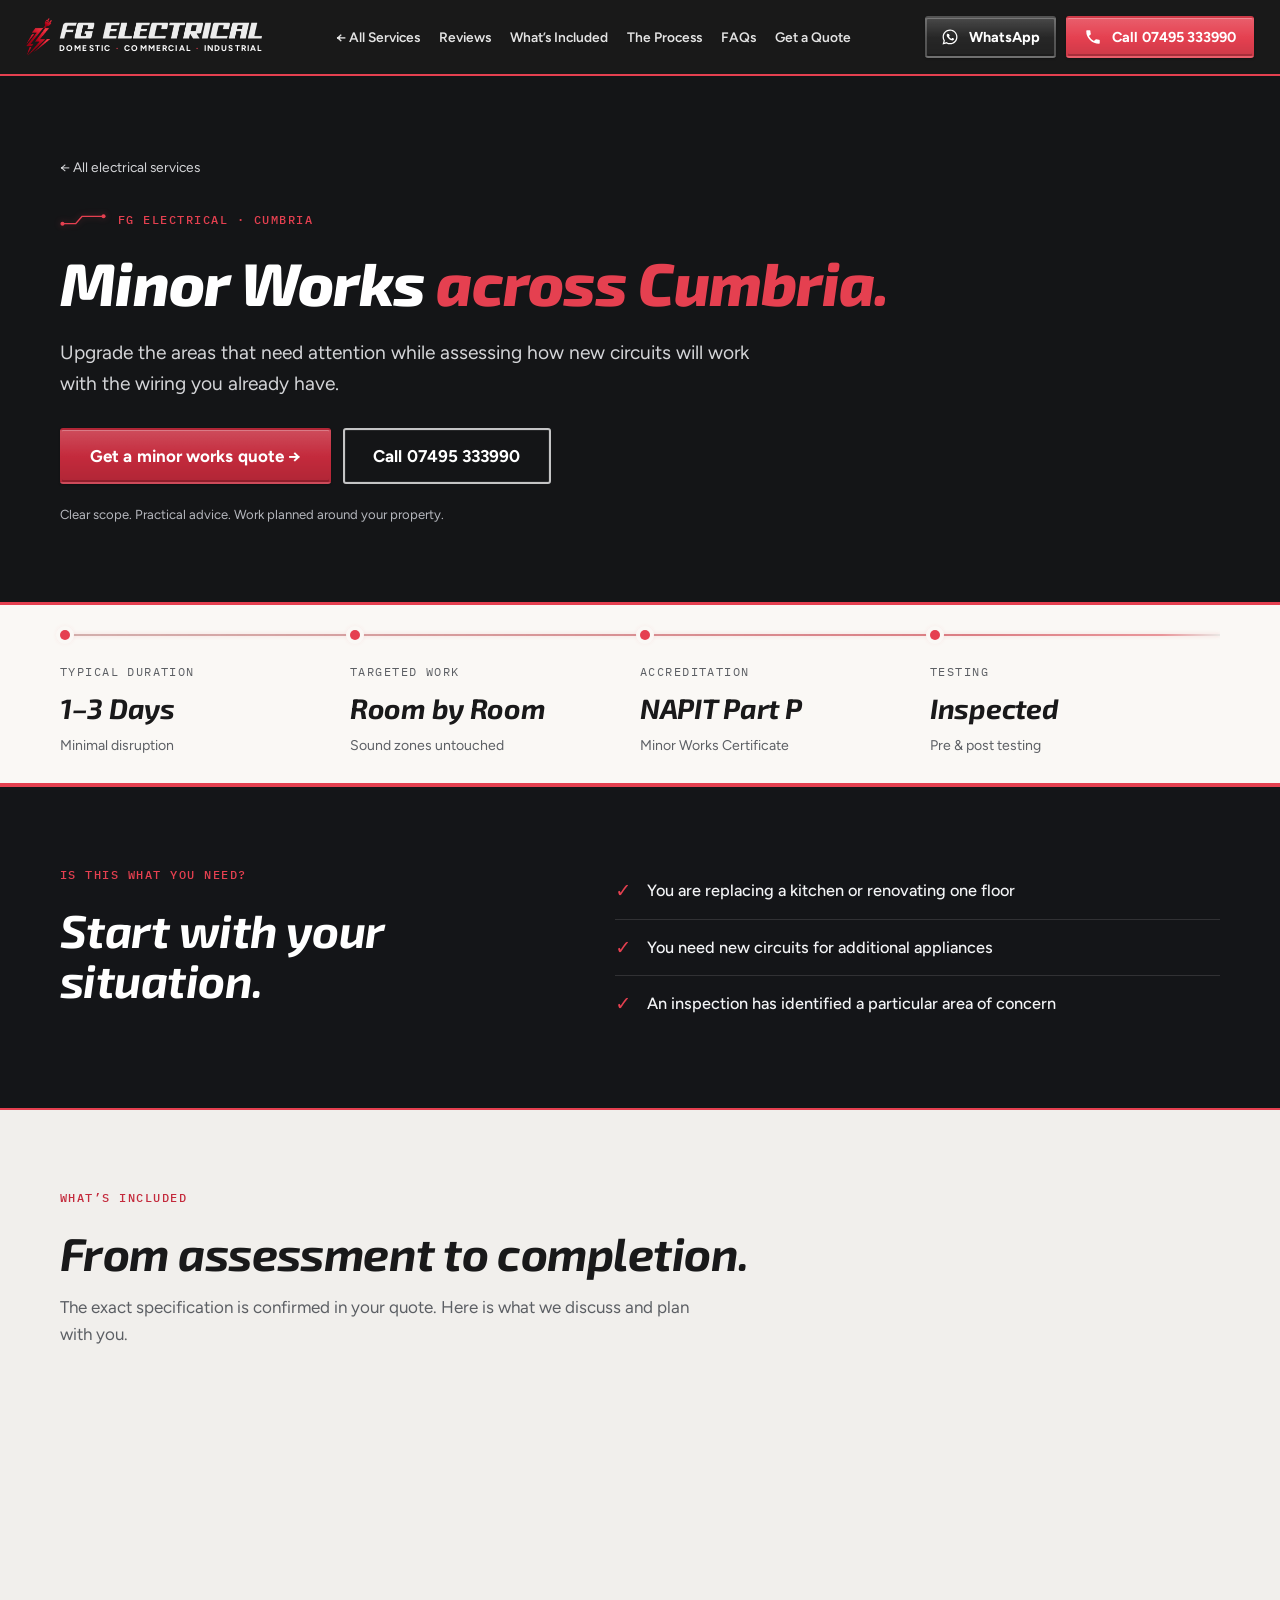
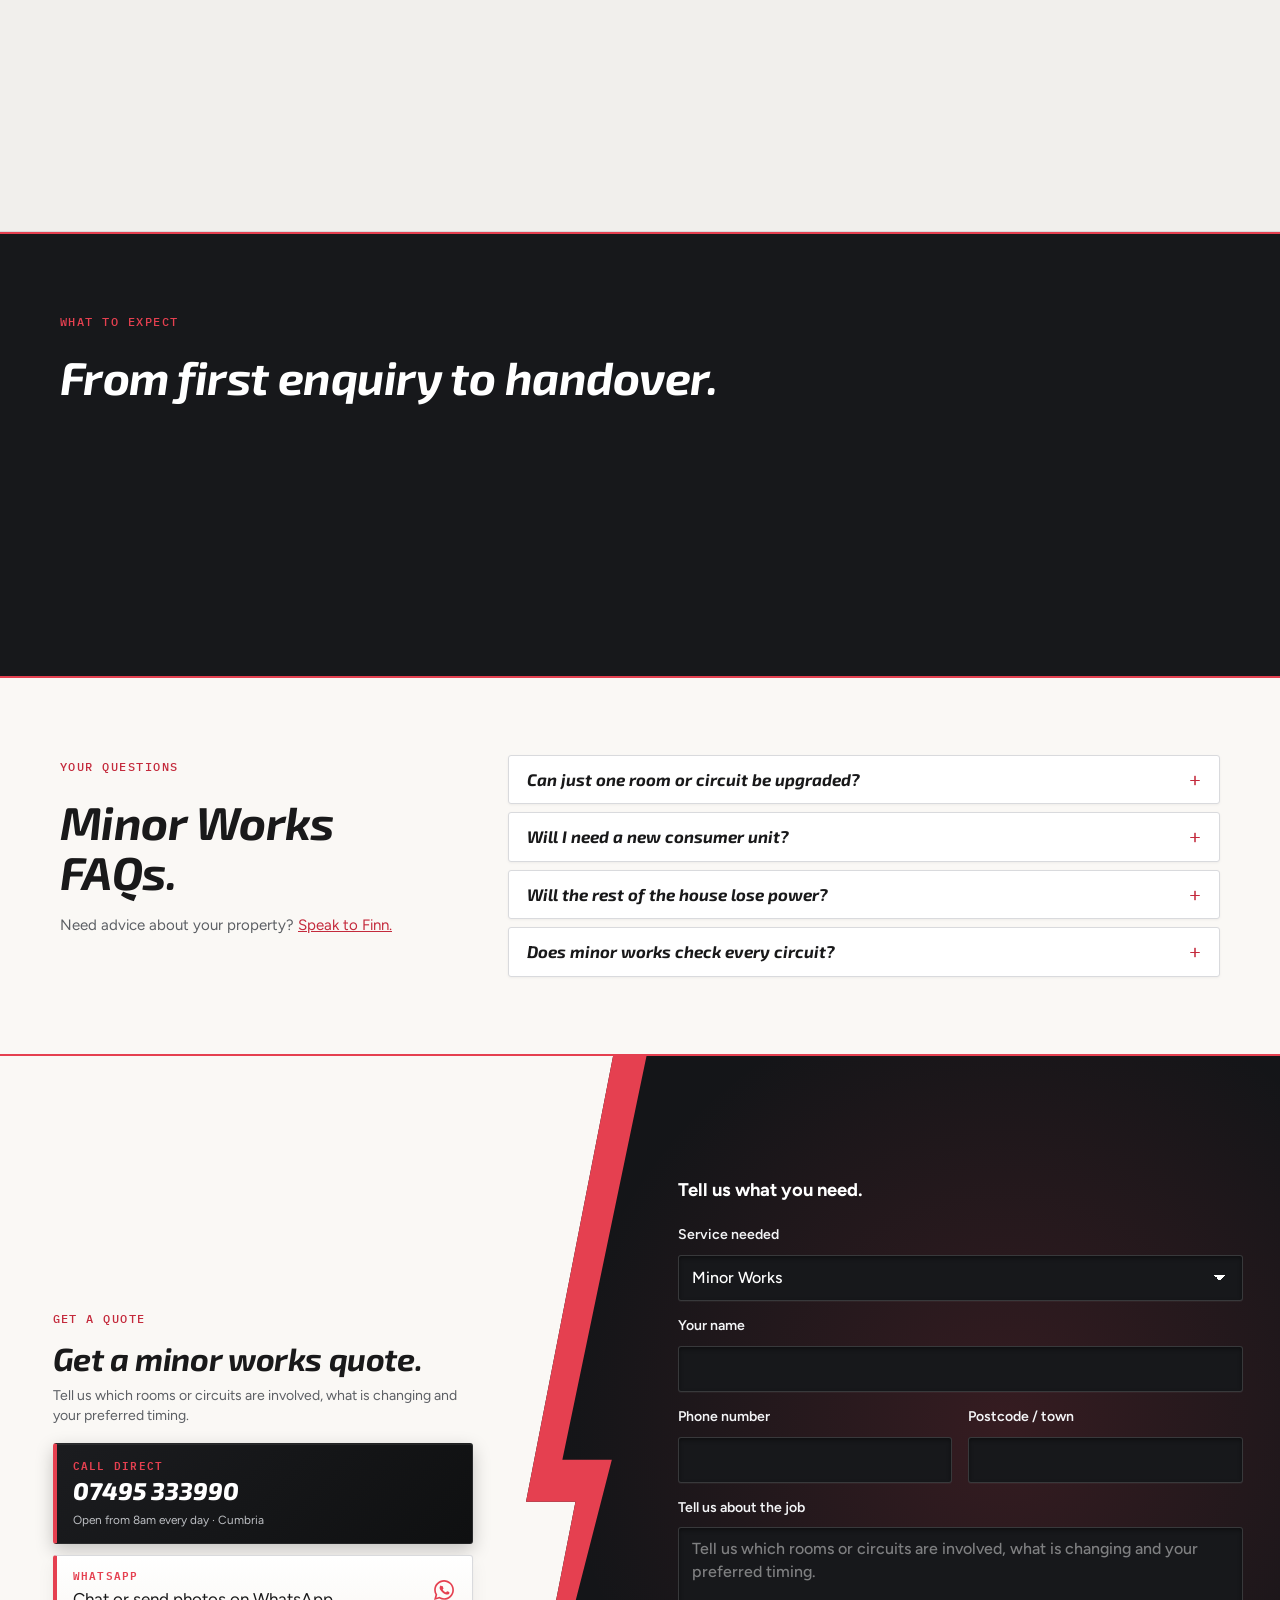
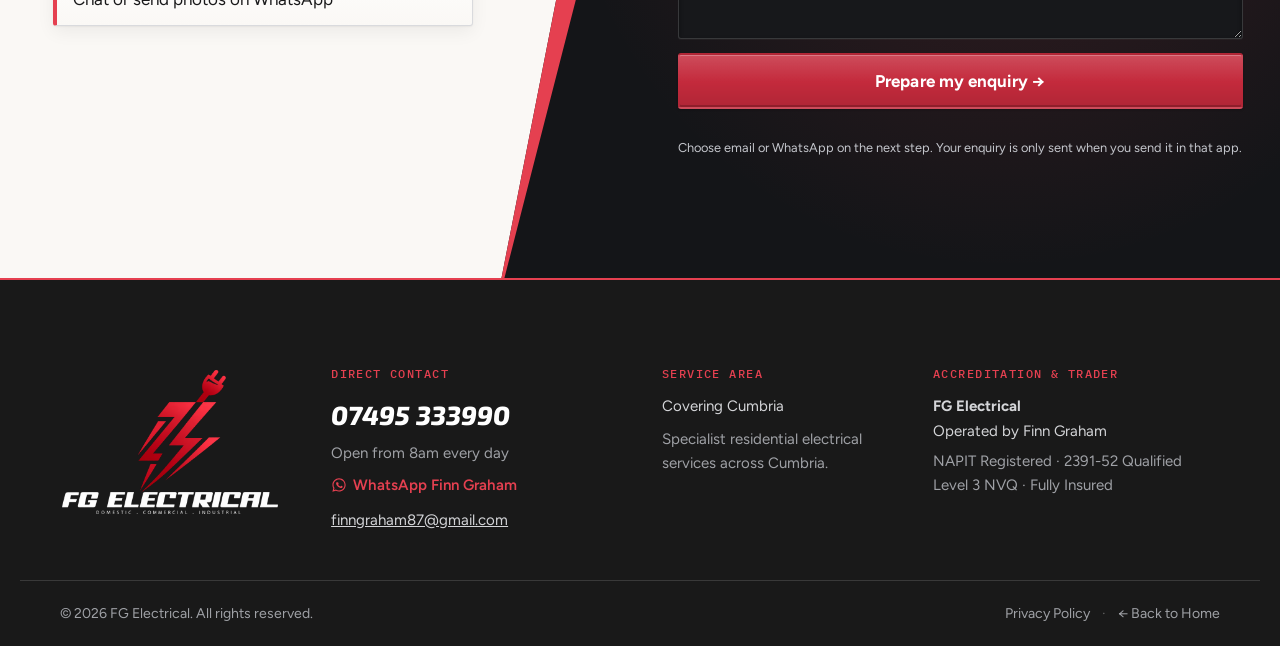
<file: partial-rewires.html>
<!doctype html>
<html lang="en-GB">
<head>
  <meta charset="utf-8">
  <meta name="viewport" content="width=device-width, initial-scale=1">
  <title>Minor Works in Cumbria | FG Electrical</title>
  <meta name="description" content="Targeted circuit upgrades, extra sockets, lighting and alterations with full certification. FG Electrical, Cumbria. Call 07495 333990.">
  <meta name="theme-color" content="#191919">
  <link rel="canonical" href="https://fg-electrical.co.uk/partial-rewires.html">
  <link rel="icon" type="image/svg+xml" href="assets/favicon.svg">
  <link rel="icon" type="image/png" sizes="32x32" href="assets/favicon-32x32.png">
  <link rel="apple-touch-icon" sizes="192x192" href="assets/apple-touch-icon.png">
  <link rel="preconnect" href="https://fonts.googleapis.com">
  <link rel="preconnect" href="https://fonts.gstatic.com" crossorigin>
  <link href="https://fonts.googleapis.com/css2?family=Exo+2:ital,wght@1,600;1,700;1,800&family=Figtree:wght@400;500;600;700&family=IBM+Plex+Mono:wght@500;600;700&display=swap" rel="stylesheet">
    <link rel="stylesheet" href="styles.css?v=prod-6">
  <script>
    (function () {
      try {
        var params = new URLSearchParams(window.location.search);
        var forceIntro = params.get('intro') === '1';
        if (!forceIntro && sessionStorage.getItem('fg_intro_shown')) {
          document.documentElement.classList.add('intro-skipped');
        }
      } catch (e) {}
    })();
  </script>
  <!-- Open Graph / WhatsApp / Facebook -->
  <meta property="og:type" content="website">
  <meta property="og:locale" content="en_GB">
  <meta property="og:site_name" content="Cumbria Rewires · FG Electrical">
  <meta property="og:title" content="Minor Works in Cumbria | FG Electrical">
  <meta property="og:description" content="Targeted circuit upgrades, extra sockets, lighting and alterations with full certification. FG Electrical, Cumbria. Call 07495 333990.">
  <meta property="og:url" content="https://fg-electrical.co.uk/partial-rewires.html">
  <meta property="og:image" content="https://fg-electrical.co.uk/assets/og-preview.png">
  <meta property="og:image:width" content="1200">
  <meta property="og:image:height" content="630">
  <meta property="og:image:alt" content="FG Electrical - Minor Works in Cumbria">

  <!-- Twitter Card -->
  <meta name="twitter:card" content="summary_large_image">
  <meta name="twitter:title" content="Minor Works in Cumbria | FG Electrical">
  <meta name="twitter:description" content="Targeted circuit upgrades, extra sockets, lighting and alterations with full certification. FG Electrical, Cumbria. Call 07495 333990.">
  <meta name="twitter:image" content="https://fg-electrical.co.uk/assets/og-preview.png">

  <!-- Structured Data (Service & Breadcrumb Schema) -->
  <script type="application/ld+json">
  {
    "@context": "https://schema.org",
    "@graph": [
      {
        "@type": "BreadcrumbList",
        "itemListElement": [
          {
            "@type": "ListItem",
            "position": 1,
            "name": "Home",
            "item": "https://fg-electrical.co.uk/"
          },
          {
            "@type": "ListItem",
            "position": 2,
            "name": "Minor Works",
            "item": "https://fg-electrical.co.uk/partial-rewires.html"
          }
        ]
      },
      {
        "@type": "Service",
        "name": "Minor Works",
        "provider": {
          "@type": "Electrician",
          "name": "FG Electrical",
          "telephone": "+447495333990",
          "email": "finngraham87@gmail.com",
          "areaServed": "Cumbria, UK"
        },
        "description": "Targeted circuit upgrades, extra sockets, lighting and alterations with full certification. FG Electrical, Cumbria. Call 07495 333990.",
        "serviceType": "Minor Electrical Works"
      }
    ]
  }
  </script>

  <!-- Google tag (gtag.js) - GA4 ready: uncomment and replace G-XXXXXXXXXX when ready -->
  <!--
  <script async src="https://www.googletagmanager.com/gtag/js?id=G-XXXXXXXXXX"></script>
  <script>
    window.dataLayer = window.dataLayer || [];
    function gtag(){dataLayer.push(arguments);}
    gtag('js', new Date());
    gtag('config', 'G-XXXXXXXXXX');
  </script>
  -->
</head>
<body class="service-detail">
  <!-- FG Electrical Brand Intro Reveal ("Electric Ignition") -->
  <aside class="site-intro" id="site-intro" aria-label="Loading FG Electrical">
    <div class="site-intro__backdrop" aria-hidden="true"></div>
    <div class="site-intro__content">
      <div class="site-intro__emblem">
        <div class="site-intro__halo" aria-hidden="true"></div>
        <img class="site-intro__symbol" src="assets/fg-plug-symbol.png?v=179430" width="358" height="503" alt="" aria-hidden="true">
      </div>
      <div class="site-intro__brand">
        <img class="site-intro__mark" src="assets/fg-electrical-mark.png?v=179420" width="804" height="65" alt="FG Electrical">
        <div class="site-intro__sub" aria-hidden="true">
          <span>DOMESTIC</span>
          <span class="site-intro__dot">&middot;</span>
          <span>COMMERCIAL</span>
          <span class="site-intro__dot">&middot;</span>
          <span>INDUSTRIAL</span>
        </div>
      </div>
    </div>
  </aside>

  <a class="skip" href="#main">Skip to content</a>

  <!-- Reusable SVG symbols -->
  <svg width="0" height="0" style="position:absolute" aria-hidden="true" focusable="false">
    <linearGradient id="trace-grad" x1="0.8" y1="0" x2="0.2" y2="1">
      <stop offset="0%" stop-color="#FF5A68"/>
      <stop offset="45%" stop-color="#E54050"/>
      <stop offset="100%" stop-color="#B82234"/>
    </linearGradient>
    <symbol id="trace" viewBox="0 0 56 16">
      <path d="M3 12.5H19L27 3.5H53" fill="none" stroke="currentColor" stroke-width="1.6" stroke-linejoin="round"/>
      <circle cx="3" cy="12.5" r="2.5" fill="currentColor"/>
      <circle cx="53" cy="3.5" r="2.5" fill="currentColor"/>
    </symbol>
    <symbol id="ico-phone" viewBox="0 0 24 24">
      <path d="M6.6 10.8a15.1 15.1 0 0 0 6.6 6.6l2.2-2.2a1 1 0 0 1 1-.25c1.1.37 2.3.57 3.6.57a1 1 0 0 1 1 1V20a1 1 0 0 1-1 1A17 17 0 0 1 3 4a1 1 0 0 1 1-1h3.5a1 1 0 0 1 1 1c0 1.25.2 2.45.57 3.57a1 1 0 0 1-.25 1.02l-2.22 2.2Z" fill="currentColor"/>
    </symbol>
    <symbol id="ico-wa" viewBox="0 0 24 24">
      <path d="M12.04 2C6.58 2 2.13 6.45 2.13 11.91C2.13 13.66 2.59 15.36 3.45 16.86L2.05 22L7.3 20.62C8.75 21.41 10.38 21.83 12.04 21.83C17.5 21.83 21.95 17.38 21.95 11.92C21.95 9.27 20.92 6.78 19.05 4.91C17.18 3.03 14.69 2 12.04 2M12.05 3.67C14.25 3.67 16.31 4.53 17.87 6.09C19.42 7.65 20.28 9.72 20.28 11.92C20.28 16.46 16.58 20.15 12.04 20.15C10.56 20.15 9.11 19.76 7.85 19L7.55 18.83L4.43 19.65L5.26 16.61L5.06 16.29C4.24 14.99 3.8 13.47 3.8 11.91C3.81 7.37 7.5 3.67 12.05 3.67M9.11 7.44C8.95 7.44 8.68 7.5 8.46 7.74C8.24 7.97 7.62 8.56 7.62 9.75C7.62 10.95 8.5 12.1 8.62 12.26C8.75 12.43 10.33 14.86 12.75 15.91C13.33 16.16 13.77 16.3 14.13 16.42C14.71 16.6 15.24 16.58 15.65 16.52C16.12 16.45 17.07 15.94 17.27 15.38C17.47 14.82 17.47 14.34 17.41 14.25C17.35 14.15 17.2 14.09 16.97 13.98C16.75 13.87 15.65 13.33 15.45 13.25C15.24 13.18 15.1 13.14 14.95 13.36C14.81 13.58 14.39 14.09 14.27 14.23C14.14 14.37 14.02 14.39 13.8 14.27C13.58 14.16 12.87 13.93 12.03 13.18C11.37 12.6 10.93 11.88 10.8 11.66C10.68 11.44 10.79 11.32 10.9 11.21C11 11.11 11.13 10.94 11.24 10.81C11.35 10.68 11.39 10.59 11.46 10.44C11.53 10.3 11.5 10.17 11.44 10.06C11.39 9.95 10.95 8.86 10.76 8.42C10.58 7.98 10.4 8.05 10.26 8.04C10.13 8.04 9.98 8.03 9.83 8.03C9.68 8.03 9.44 8.09 9.24 8.31" fill="currentColor"/>
    </symbol>
  </svg>

  <header class="site-header">
    <div class="wrap site-header__inner">
      <a class="brand" href="index.html#top" aria-label="FG Electrical, back to home">
        <img class="brand__symbol" src="assets/fg-plug-symbol.png?v=179430" width="358" height="503" alt="" aria-hidden="true">
        <span class="brand__text">
          <span class="brand__mark"><img src="assets/fg-electrical-mark.png?v=179420" width="804" height="65" alt="FG Electrical"></span>
          <span class="brand__sub" aria-hidden="true">
            <span>DOMESTIC</span>
            <span class="brand__dot">&middot;</span>
            <span>COMMERCIAL</span>
            <span class="brand__dot">&middot;</span>
            <span>INDUSTRIAL</span>
          </span>
        </span>
      </a>
      <nav class="nav" aria-label="Main"><a href="index.html#services">&larr; All Services</a><a href="reviews.html">Reviews</a><a href="#whats-included">What’s Included</a><a href="#process">The Process</a><a href="#faqs">FAQs</a><a href="#quote">Get a Quote</a></nav>
      <div class="header-actions">
        <a class="btn btn--header-wa" href="https://wa.me/447495333990" target="_blank" rel="noopener" aria-label="Chat on WhatsApp">
          <svg class="ico" aria-hidden="true"><use href="#ico-wa"/></svg>
          <span>WhatsApp</span>
        </a>
        <a class="btn btn--red btn--header" href="tel:+447495333990">
          <svg class="ico" aria-hidden="true"><use href="#ico-phone"/></svg>
          <span><span class="btn__long">Call </span>07495 333990</span>
        </a>
      </div>
          <button class="menu-toggle" type="button" aria-expanded="false" aria-controls="mobile-menu" aria-label="Toggle navigation menu">
        <span class="menu-toggle__label">Menu</span>
        <span class="menu-toggle__icon" aria-hidden="true">
          <span class="menu-toggle__line"></span>
          <span class="menu-toggle__line"></span>
          <span class="menu-toggle__line"></span>
        </span>
      </button>
    </div>
  </header>

  <!-- Mobile Navigation Drawer -->
  <nav id="mobile-menu" class="mobile-menu" aria-label="Mobile navigation">
    <div class="mobile-menu__inner">
      <div class="mobile-menu__status">
        <span class="mobile-menu__status-live"><span class="mobile-menu__status-dot" aria-hidden="true"></span>Open 8am–8pm &middot; 7 Days</span>
        <span class="mobile-menu__status-badge">NAPIT Approved</span>
      </div>

      <div class="mobile-menu__group">
        <div class="mobile-menu__section-head">
          <p class="mobile-menu__section-label">Navigation</p>
        </div>
        <div class="mobile-menu__nav">
          <a class="mobile-menu__link" href="index.html">
            <span class="mobile-menu__link-main">Home</span>
            <span class="mobile-menu__link-arrow" aria-hidden="true">&rarr;</span>
          </a>
          <a class="mobile-menu__link" href="reviews.html">
            <span class="mobile-menu__link-main">Google Reviews</span>
            <span class="mobile-menu__link-meta"><span class="mobile-menu__rating">&#9733; 5.0</span><span class="mobile-menu__link-arrow" aria-hidden="true">&rarr;</span></span>
          </a>
          <a class="mobile-menu__link" href="index.html#accreditation">
            <span class="mobile-menu__link-main">Accreditation &amp; Standards</span>
            <span class="mobile-menu__link-arrow" aria-hidden="true">&rarr;</span>
          </a>
          <a class="mobile-menu__link" href="#faqs">
            <span class="mobile-menu__link-main">FAQs &amp; Pricing Guide</span>
            <span class="mobile-menu__link-arrow" aria-hidden="true">&rarr;</span>
          </a>
        </div>
      </div>

      <div class="mobile-menu__group">
        <div class="mobile-menu__section-head">
          <p class="mobile-menu__section-label">Electrical Services</p>
          <a class="mobile-menu__section-action" href="index.html#services">View overview &rarr;</a>
        </div>
        <div class="mobile-menu__services">
          <a class="mobile-menu__service-chip mobile-menu__service-chip--wide" href="full-rewires.html"><span>Full House Rewires</span><span class="mobile-menu__chip-arrow" aria-hidden="true">&rarr;</span></a>
          <a class="mobile-menu__service-chip" href="partial-rewires.html"><span>Partial Rewires</span><span class="mobile-menu__chip-arrow" aria-hidden="true">&rarr;</span></a>
          <a class="mobile-menu__service-chip" href="consumer-units.html"><span>Consumer Units</span><span class="mobile-menu__chip-arrow" aria-hidden="true">&rarr;</span></a>
          <a class="mobile-menu__service-chip" href="fault-finding.html"><span>Fault Finding</span><span class="mobile-menu__chip-arrow" aria-hidden="true">&rarr;</span></a>
          <a class="mobile-menu__service-chip" href="eicr-reports.html"><span>EICR Reports</span><span class="mobile-menu__chip-arrow" aria-hidden="true">&rarr;</span></a>
          <a class="mobile-menu__service-chip" href="ev-installations.html"><span>EV Chargers</span><span class="mobile-menu__chip-arrow" aria-hidden="true">&rarr;</span></a>
          <a class="mobile-menu__service-chip" href="minor-works.html"><span>Minor Works</span><span class="mobile-menu__chip-arrow" aria-hidden="true">&rarr;</span></a>
          <a class="mobile-menu__service-chip" href="extensions-renovations.html"><span>Extensions</span><span class="mobile-menu__chip-arrow" aria-hidden="true">&rarr;</span></a>
          <a class="mobile-menu__service-chip" href="new-builds.html"><span>New Builds</span><span class="mobile-menu__chip-arrow" aria-hidden="true">&rarr;</span></a>
        </div>
      </div>

      <div class="mobile-menu__actions">
        <a class="mobile-menu__cta-quote" href="#quote">
          <span>
            Request a Free Quote
            <span class="mobile-menu__cta-sub">Free survey &amp; clear scope across Cumbria</span>
          </span>
          <span aria-hidden="true">&rarr;</span>
        </a>
        <div class="mobile-menu__contact-row">
          <a class="mobile-menu__btn-call" href="tel:+447495333990">
            <svg class="ico" viewBox="0 0 24 24" aria-hidden="true"><use href="#ico-phone"/></svg>
            <span>07495 333990</span>
          </a>
          <a class="mobile-menu__btn-wa" href="https://wa.me/447495333990" target="_blank" rel="noopener">
            <svg class="ico" viewBox="0 0 24 24" aria-hidden="true"><use href="#ico-wa"/></svg>
            <span>WhatsApp</span>
          </a>
        </div>
      </div>
    </div>
  </nav>

  <main id="main" class="service-page">
 <section class="service-hero" id="top"><div class="wrap"><a class="service-back" href="index.html#services">&larr; All electrical services</a><p class="eyebrow eyebrow--dark"><svg class="trace" aria-hidden="true"><use href="#trace"/></svg>FG Electrical &middot; Cumbria</p><h1>Minor Works <em>across Cumbria.</em></h1><p class="service-lede">Upgrade the areas that need attention while assessing how new circuits will work with the wiring you already have.</p><div class="service-hero__actions"><a class="btn btn--red btn--lg" href="#quote">Get a minor works quote &rarr;</a><a class="btn btn--line-white btn--lg" href="tel:+447495333990">Call 07495 333990</a></div><p class="service-hero__note">Clear scope. Practical advice. Work planned around your property.</p></div></section>
     <section class="coverage" aria-label="Key facts">
      <div class="wrap">
        <ul class="coverage__line">
          <li>
            <span class="coverage__k">Typical Duration</span>
            <strong>1–3 Days</strong>
            <span class="coverage__sub">Minimal disruption</span>
          </li>
          <li>
            <span class="coverage__k">Targeted Work</span>
            <strong>Room by Room</strong>
            <span class="coverage__sub">Sound zones untouched</span>
          </li>
          <li>
            <span class="coverage__k">Accreditation</span>
            <strong>NAPIT Part P</strong>
            <span class="coverage__sub">Minor Works Certificate</span>
          </li>
          <li>
            <span class="coverage__k">Testing</span>
            <strong>Inspected</strong>
            <span class="coverage__sub">Pre &amp; post testing</span>
          </li>
        </ul>
      </div>
    </section>
 <section class="service-fit"><div class="wrap service-split"><div><p class="eyebrow"><svg class="trace" aria-hidden="true"><use href="#trace"/></svg>Is this what you need?</p><h2>Start with your situation.</h2></div><ul class="service-checks"><li>You are replacing a kitchen or renovating one floor</li><li>You need new circuits for additional appliances</li><li>An inspection has identified a particular area of concern</li></ul></div></section>
 <section class="service-included" id="whats-included"><div class="wrap"><p class="eyebrow"><svg class="trace" aria-hidden="true"><use href="#trace"/></svg>What’s included</p><h2>From assessment to completion.</h2><p class="muted">The exact specification is confirmed in your quote. Here is what we discuss and plan with you.</p><div class="service-cards"><article><span class="service-card__num">01</span><h3>Assess existing wiring</h3><p>Check the circuits being retained and their suitability for the proposed work.</p></article><article><span class="service-card__num">02</span><h3>Targeted circuit upgrades</h3><p>Agree which rooms, circuits and electrical points need replacement or extension.</p></article><article><span class="service-card__num">03</span><h3>Protection and capacity checks</h3><p>Assess the consumer unit, earthing and available capacity before new work is connected.</p></article><article><span class="service-card__num">04</span><h3>Testing and handover</h3><p>Test the work completed and provide relevant certification with any further findings explained.</p></article></div></div></section>
 <section class="service-process" id="process"><div class="wrap"><p class="eyebrow eyebrow--dark"><svg class="trace" aria-hidden="true"><use href="#trace"/></svg>What to expect</p><h2>From first enquiry to handover.</h2><div class="service-steps"><article><span>01</span><h3>Tell us about your job</h3><p>Tell us which rooms or circuits are involved, what is changing and your preferred timing.</p></article><article><span>02</span><h3>Assessment &amp; clear quote</h3><p>Discuss the property and access, arrange an assessment where needed, then agree the scope, cost and timing.</p></article><article><span>03</span><h3>Work &amp; handover</h3><p>Complete the agreed visit or installation, explain the outcome and provide relevant documentation.</p></article></div></div></section>
 <section class="faqs service-faqs" id="faqs"><div class="wrap faqs__grid"><div class="faqs__head"><p class="eyebrow"><svg class="trace" aria-hidden="true"><use href="#trace"/></svg>Your questions</p><h2>Minor Works FAQs.</h2><p class="muted">Need advice about your property? <a href="tel:+447495333990">Speak to Finn.</a></p></div><div><details class="faq-item" name="service-faq"><summary>Can just one room or circuit be upgraded?</summary><p>Often, but the existing circuits and protective arrangements need to be assessed first. The survey establishes whether minor works or circuit additions are suitable.</p></details><details class="faq-item" name="service-faq"><summary>Will I need a new consumer unit?</summary><p>That depends on its condition, capacity and protection. Any required upgrade will be explained before agreeing the work.</p></details><details class="faq-item" name="service-faq"><summary>Will the rest of the house lose power?</summary><p>Some isolation may be needed for safe working and testing. The affected areas and expected interruptions can be planned in advance.</p></details><details class="faq-item" name="service-faq"><summary>Does minor works check every circuit?</summary><p>The agreed inspection and testing scope will be explained. Minor works is tailored to the specific circuits being added or modified, accompanied by a Minor Electrical Installation Works Certificate.</p></details></div></div></section>
 <section class="quote" id="quote">
      <div class="quote__backdrop" aria-hidden="true">
        <svg class="quote__bolt" viewBox="0 0 220 900" preserveAspectRatio="none" focusable="false">
          <path d="M0 0 H164 L44 488 H112 L10 900 H0 Z" fill="#FAF8F5"/>
          <path d="M164 0 H210 L94 442 H162 L14 900 H10 L112 488 H44 Z" fill="#E54050"/>
        </svg>
      </div>
      <div class="wrap quote__grid">
        <div class="quote__intro">
          <p class="eyebrow"><svg class="trace" aria-hidden="true"><use href="#trace"/></svg>Get a Quote</p>
          <h2>Get a minor works quote.</h2>
          <p class="muted">Tell us which rooms or circuits are involved, what is changing and your preferred timing.</p>
          
          <div class="quote__actions">
            <a class="quote__call" href="tel:+447495333990">
              <span class="quote__call-k">Call direct</span>
              <span class="quote__call-n">07495 333990</span>
              <span class="quote__call-s">Open from 8am every day &middot; Cumbria</span>
            </a>

            <a class="quote__wa" href="https://wa.me/447495333990" target="_blank" rel="noopener">
              <div class="quote__wa-text">
                <span class="quote__wa-k">WhatsApp</span>
                <span>Chat or send photos on WhatsApp</span>
              </div>
              <svg class="ico" style="color:var(--red);width:24px;height:24px;" aria-hidden="true"><use href="#ico-wa"/></svg>
            </a>
          </div>
        </div>

        <form class="form" id="quote-form" data-service-form novalidate>
 <p class="service-form__label">Tell us what you need.</p>
 <div class="field"><label for="service">Service needed</label><select id="service" name="service"><option>Full House Rewires</option><option selected>Minor Works</option><option>Consumer Unit Upgrades</option><option>Extensions &amp; Renovations</option><option>New Build Electrical Installations</option><option>EV Charger Installations</option><option>EICR Safety Reports</option><option>Fault Finding &amp; Repairs</option></select></div>
 <div class="field"><label for="name">Your name</label><input id="name" name="name" autocomplete="name" required></div>
 <div class="field-row"><div class="field"><label for="phone">Phone number</label><input id="phone" name="phone" type="tel" autocomplete="tel" required></div><div class="field"><label for="postcode">Postcode / town</label><input id="postcode" name="postcode" autocomplete="postal-code" required></div></div>
 <div class="field"><label for="message">Tell us about the job</label><textarea id="message" name="message" rows="4" placeholder="Tell us which rooms or circuits are involved, what is changing and your preferred timing." required></textarea></div>
 <button class="btn btn--red btn--lg btn--block" type="submit">Prepare my enquiry &rarr;</button>
 <p class="service-form__note">Choose email or WhatsApp on the next step. Your enquiry is only sent when you send it in that app.</p>
 <div class="service-send" hidden><p id="form-status" role="status" aria-live="polite"></p><a class="btn btn--red" data-send-email href="#">Open email</a> <a class="btn btn--wa" data-send-wa href="#" target="_blank" rel="noopener">Open WhatsApp</a></div>
 </form>
      </div>
    </section>
 </main>
  <footer class="footer">
    <div class="wrap footer__grid">
      <div class="footer__brand">
        <img class="footer__logo" src="assets/fg-electrical-stacked.png?v=179420" width="1416" height="955" alt="FG Electrical — Domestic · Commercial · Industrial" loading="lazy">
      </div>
      <div>
        <h2 class="footer__h">Direct Contact</h2>
        <p><a class="footer__phone" href="tel:+447495333990">07495 333990</a></p>
        <p class="footer__sub">Open from 8am every day</p>
        <p><a class="footer__wa-link" href="https://wa.me/447495333990" target="_blank" rel="noopener">
          <svg class="ico" style="width:16px;height:16px;" aria-hidden="true"><use href="#ico-wa"/></svg>
          WhatsApp Finn Graham
        </a></p>
        <p style="margin-top:8px;"><a href="mailto:finngraham87@gmail.com" style="color:#D4D5D8;text-decoration:underline;">finngraham87@gmail.com</a></p>
      </div>
      <div>
        <h2 class="footer__h">Service Area</h2>
        <p>Covering Cumbria</p>
        <p class="footer__sub" style="margin-top:8px;">Specialist residential electrical services across Cumbria.</p>
      </div>
      <div>
        <h2 class="footer__h">Accreditation &amp; Trader</h2>
        <p><strong>FG Electrical</strong><br>Operated by Finn Graham</p>
        <p class="footer__sub" style="margin-top:6px;">NAPIT Registered &middot; 2391-52 Qualified<br>Level 3 NVQ &middot; Fully Insured</p>
      </div>
    </div>
    <div class="wrap footer__base">
      <span class="footer__copy">&copy; 2026 FG Electrical. All rights reserved.</span>
      <div class="footer__base-links">
        <a href="privacy.html" class="footer__link" data-privacy-open>Privacy Policy</a>
        <span class="footer__sep" aria-hidden="true">&middot;</span>
        <a href="index.html" class="footer__link">&larr; Back to Home</a>
      </div>
    </div>
  </footer>

  <dialog id="privacy-modal" class="privacy-modal" aria-labelledby="privacy-modal-title">
    <div class="privacy-modal__card">
      <div class="privacy-modal__head">
        <h3 id="privacy-modal-title">Privacy Policy</h3>
        <button type="button" class="privacy-modal__close" data-privacy-close aria-label="Close privacy notice">&times;</button>
      </div>
      <div class="privacy-modal__body">
        <p><strong>FG Electrical</strong> is committed to protecting your privacy.</p>
        <p>Customer enquiry details provided via phone, WhatsApp, email, or our quote forms are used solely to reply to requests, provide estimates, and fulfill booked electrical services.</p>
        <p>We never share, rent, or sell your personal information with third parties for marketing purposes.</p>
        <p style="margin-top:14px;"><a href="privacy.html" style="color:var(--red);text-decoration:underline;font-weight:600;">Read full Privacy Policy &rarr;</a></p>
      </div>
    </div>
  </dialog>

  <nav class="dock" aria-label="Quick contact">
    <a class="btn btn--red" href="tel:+447495333990" aria-label="Call Finn on 07495 333990" title="Call Finn">
      <svg class="ico" aria-hidden="true"><use href="#ico-phone"/></svg>
    </a>
    <a class="btn btn--wa" href="https://wa.me/447495333990" target="_blank" rel="noopener" aria-label="WhatsApp Finn" title="WhatsApp Finn">
      <svg class="ico" aria-hidden="true"><use href="#ico-wa"/></svg>
    </a>
  </nav>

  <script src="site.js?v=surge-9"></script>
  <script src="service-pages.js?v=6"></script>
</body>
</html>
</file>
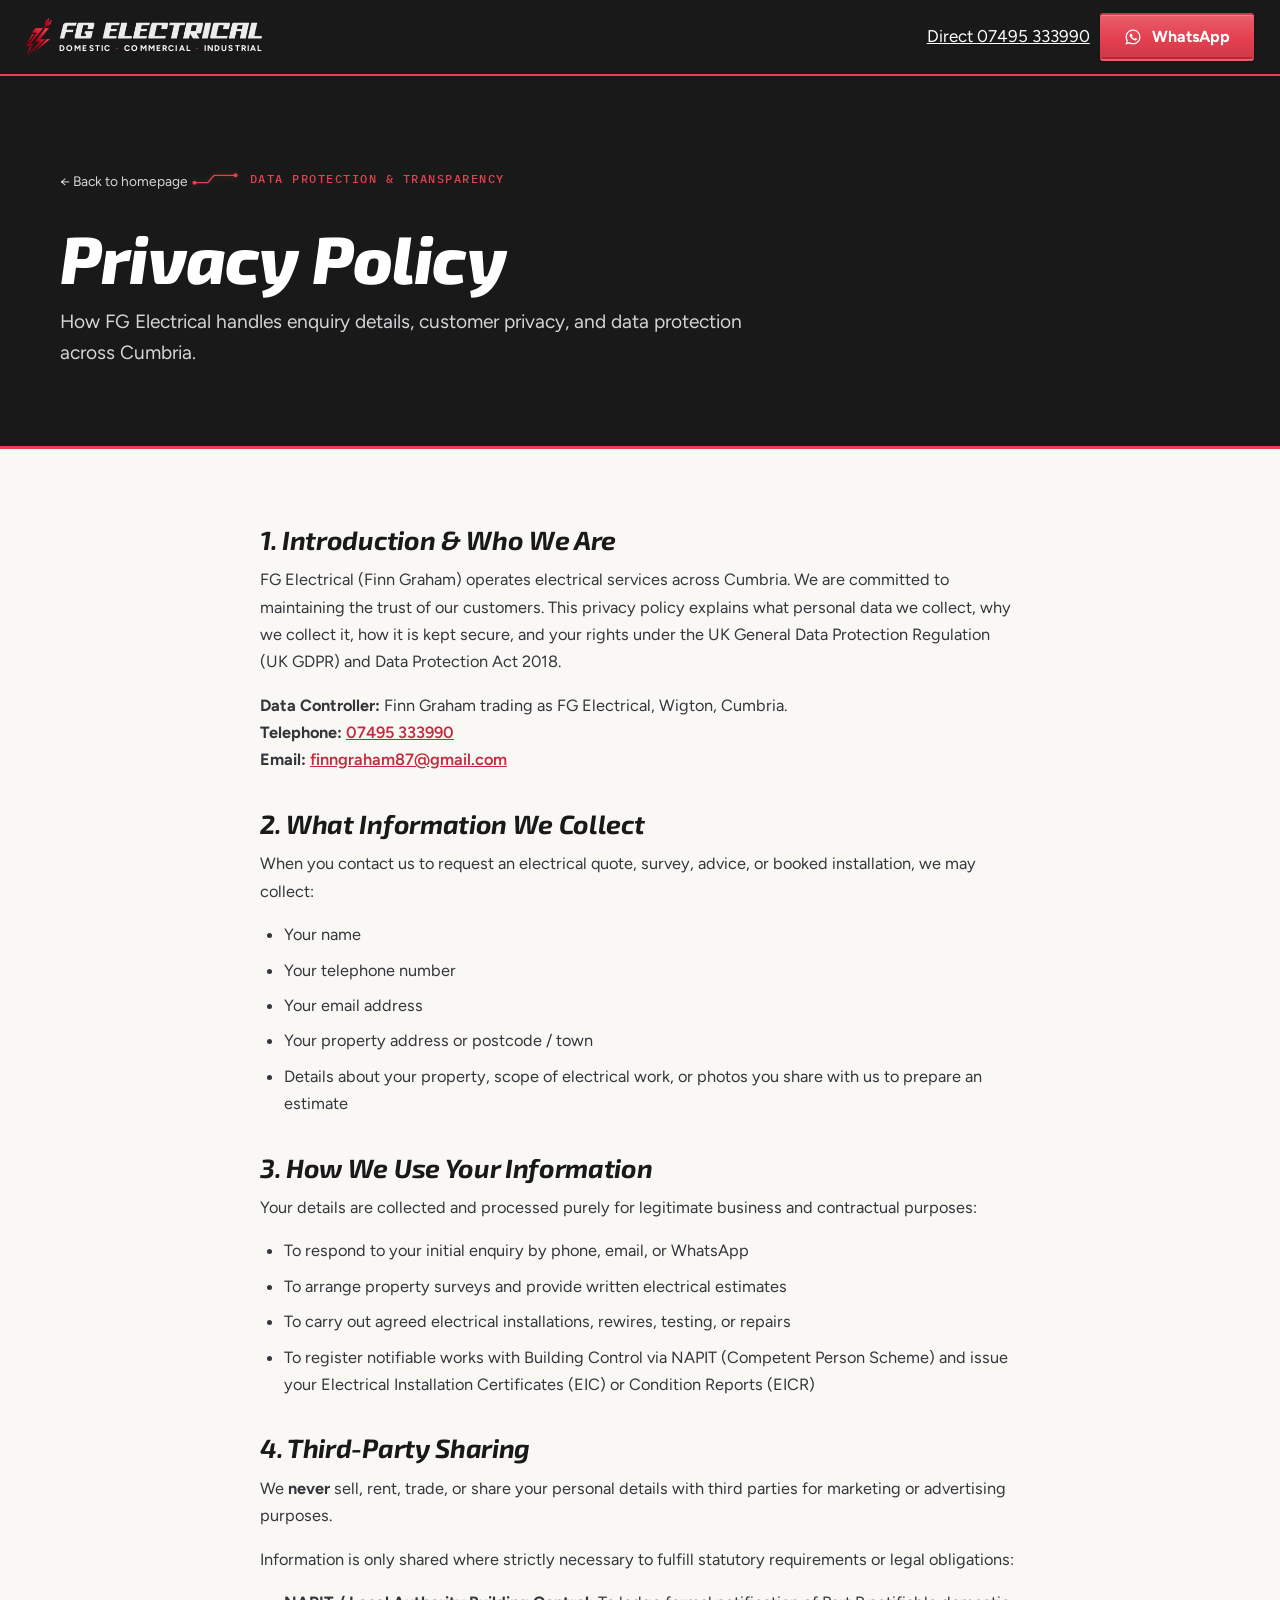
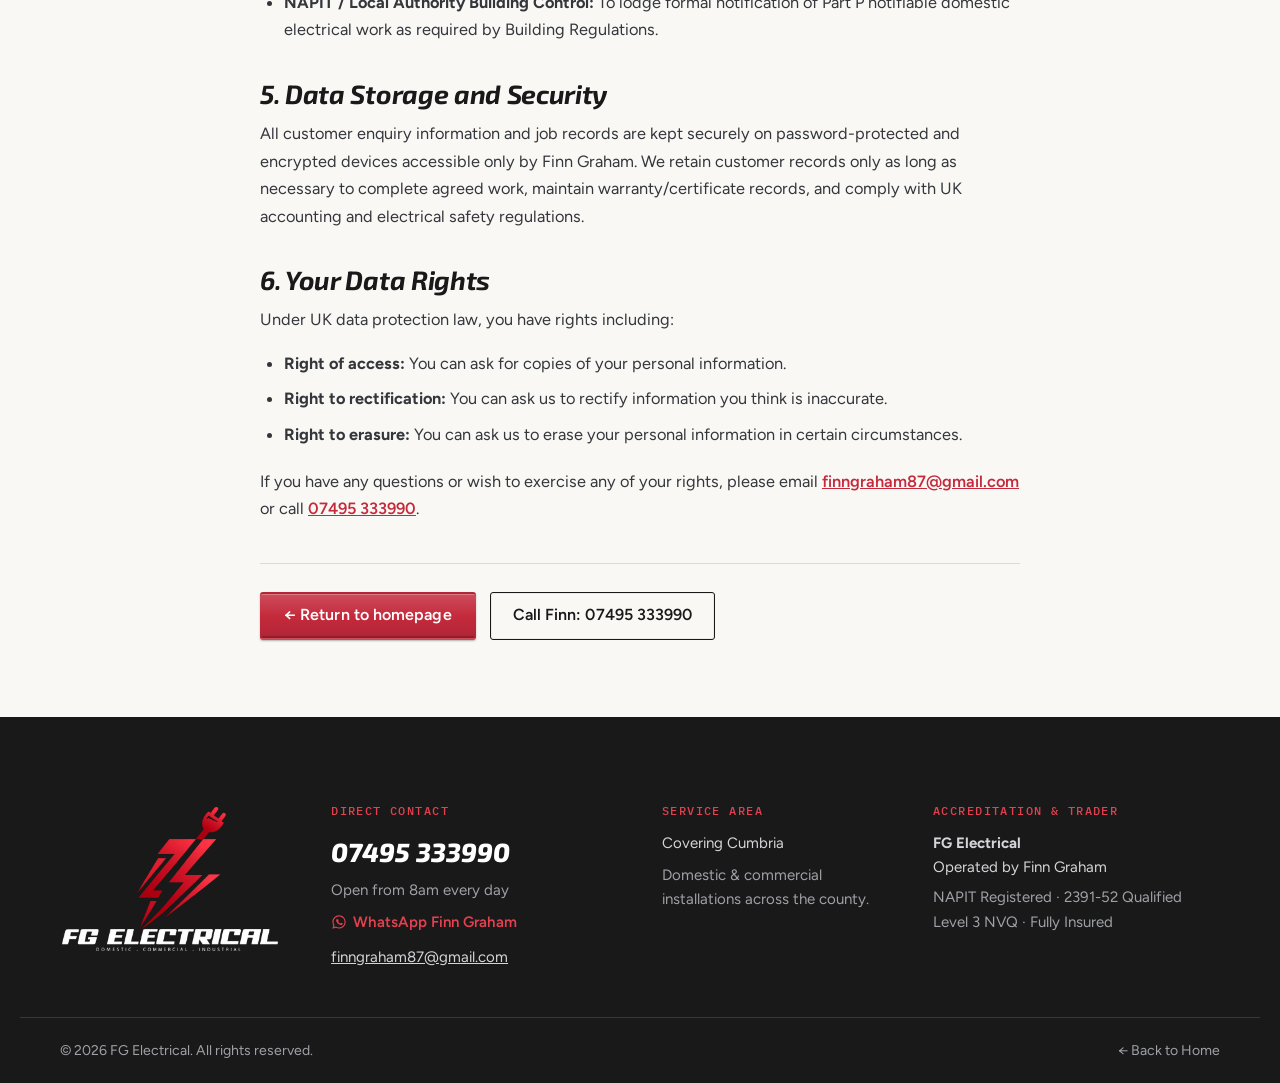
<file: privacy.html>
<!doctype html>
<html lang="en-GB">
<head>
  <meta charset="utf-8">
  <meta name="viewport" content="width=device-width, initial-scale=1">
  <title>Privacy Policy | FG Electrical · Cumbria</title>
  <meta name="description" content="Privacy Policy for FG Electrical (Finn Graham). Explains how customer enquiry data is handled securely and never shared with third parties.">
  <meta name="theme-color" content="#191919">
  <link rel="canonical" href="https://fg-electrical.co.uk/privacy.html">
  <link rel="icon" type="image/svg+xml" href="assets/favicon.svg">
  <link rel="icon" type="image/png" sizes="32x32" href="assets/favicon-32x32.png">
  <link rel="apple-touch-icon" sizes="192x192" href="assets/apple-touch-icon.png">
  <link rel="preconnect" href="https://fonts.googleapis.com">
  <link rel="preconnect" href="https://fonts.gstatic.com" crossorigin>
  <link href="https://fonts.googleapis.com/css2?family=Exo+2:ital,wght@1,600;1,700;1,800&family=Figtree:wght@400;500;600;700&family=IBM+Plex+Mono:wght@500;600;700&display=swap" rel="stylesheet">
  <link rel="stylesheet" href="styles.css?v=prod-6">
  <style>
    .privacy-hero {
      background: var(--charcoal);
      color: #fff;
      padding-block: clamp(48px, 6vw, 80px);
      border-bottom: 3px solid var(--red);
    }
    .privacy-content {
      background: #FAF8F5;
      padding-block: clamp(48px, 6vw, 80px);
    }
    .privacy-article {
      max-width: 760px;
      margin-inline: auto;
    }
    .privacy-article h2 {
      font-size: clamp(1.3rem, 2.4vw, 1.65rem);
      color: var(--ink);
      margin-top: 36px;
      margin-bottom: 12px;
      font-weight: 700;
    }
    .privacy-article h2:first-of-type {
      margin-top: 0;
    }
    .privacy-article p, .privacy-article li {
      font-size: 1.02rem;
      line-height: 1.68;
      color: #33363B;
      margin-bottom: 16px;
    }
    .privacy-article ul {
      padding-left: 24px;
      list-style: disc;
      margin-bottom: 20px;
    }
    .privacy-article li {
      margin-bottom: 8px;
    }
    .privacy-article a {
      color: var(--red-deep);
      text-decoration: underline;
      font-weight: 600;
    }
    .privacy-actions {
      display: flex;
      flex-wrap: wrap;
      gap: 14px;
      align-items: center;
      margin-top: 40px;
      padding-top: 28px;
      border-top: 1px solid var(--line);
    }
    .privacy-actions .btn {
      text-decoration: none;
    }
    .privacy-actions .btn--red {
      color: #fff !important;
    }
    .privacy-actions .btn--line {
      color: var(--ink) !important;
      border: 1px solid var(--charcoal);
    }
  </style>
</head>
<body class="service-detail">
  <a class="skip" href="#main">Skip to content</a>

  <!-- Reusable SVG symbols -->
  <svg width="0" height="0" style="position:absolute" aria-hidden="true" focusable="false">
    <symbol id="trace" viewBox="0 0 56 16">
      <path d="M3 12.5H19L27 3.5H53" fill="none" stroke="currentColor" stroke-width="1.6" stroke-linejoin="round"/>
      <circle cx="3" cy="12.5" r="2.5" fill="currentColor"/>
      <circle cx="53" cy="3.5" r="2.5" fill="currentColor"/>
    </symbol>
    <symbol id="ico-phone" viewBox="0 0 24 24">
      <path d="M6.6 10.8a15.1 15.1 0 0 0 6.6 6.6l2.2-2.2a1 1 0 0 1 1-.25c1.1.37 2.3.57 3.6.57a1 1 0 0 1 1 1V20a1 1 0 0 1-1 1A17 17 0 0 1 3 4a1 1 0 0 1 1-1h3.5a1 1 0 0 1 1 1c0 1.25.2 2.45.57 3.57a1 1 0 0 1-.25 1.02l-2.22 2.2Z" fill="currentColor"/>
    </symbol>
    <symbol id="ico-wa" viewBox="0 0 24 24">
      <path d="M12.04 2C6.58 2 2.13 6.45 2.13 11.91C2.13 13.66 2.59 15.36 3.45 16.86L2.05 22L7.3 20.62C8.75 21.41 10.38 21.83 12.04 21.83C17.5 21.83 21.95 17.38 21.95 11.92C21.95 9.27 20.92 6.78 19.05 4.91C17.18 3.03 14.69 2 12.04 2M12.05 3.67C14.25 3.67 16.31 4.53 17.87 6.09C19.42 7.65 20.28 9.72 20.28 11.92C20.28 16.46 16.58 20.15 12.04 20.15C10.56 20.15 9.11 19.76 7.85 19L7.55 18.83L4.43 19.65L5.26 16.61L5.06 16.29C4.24 14.99 3.8 13.47 3.8 11.91C3.81 7.37 7.5 3.67 12.05 3.67M9.11 7.44C8.95 7.44 8.68 7.5 8.46 7.74C8.24 7.97 7.62 8.56 7.62 9.75C7.62 10.95 8.5 12.1 8.62 12.26C8.75 12.43 10.33 14.86 12.75 15.91C13.33 16.16 13.77 16.3 14.13 16.42C14.71 16.6 15.24 16.58 15.65 16.52C16.12 16.45 17.07 15.94 17.27 15.38C17.47 14.82 17.47 14.34 17.41 14.25C17.35 14.15 17.2 14.09 16.97 13.98C16.75 13.87 15.65 13.33 15.45 13.25C15.24 13.18 15.1 13.14 14.95 13.36C14.81 13.58 14.39 14.09 14.27 14.23C14.14 14.37 14.02 14.39 13.8 14.27C13.58 14.16 12.87 13.93 12.03 13.18C11.37 12.6 10.93 11.88 10.8 11.66C10.68 11.44 10.79 11.32 10.9 11.21C11 11.11 11.13 10.94 11.24 10.81C11.35 10.68 11.39 10.59 11.46 10.44C11.53 10.3 11.5 10.17 11.44 10.06C11.39 9.95 10.95 8.86 10.76 8.42C10.58 7.98 10.4 8.05 10.26 8.04C10.13 8.04 9.98 8.03 9.83 8.03C9.68 8.03 9.44 8.09 9.24 8.31" fill="currentColor"/>
    </symbol>
  </svg>

  <header class="site-header">
    <div class="wrap site-header__inner">
      <a class="brand" href="index.html" aria-label="FG Electrical — Home">
        <img class="brand__symbol" src="assets/fg-plug-symbol.png?v=179430" width="358" height="503" alt="" aria-hidden="true">
        <span class="brand__text">
          <span class="brand__mark"><img src="assets/fg-electrical-mark.png?v=179420" width="804" height="65" alt="FG Electrical"></span>
          <span class="brand__sub" aria-hidden="true">
            <span>DOMESTIC</span>
            <span class="brand__dot">&middot;</span>
            <span>COMMERCIAL</span>
            <span class="brand__dot">&middot;</span>
            <span>INDUSTRIAL</span>
          </span>
        </span>
      </a>

      <div class="header-actions">
        <a class="header-phone" href="tel:+447495333990">
          <span class="header-phone__k">Direct</span>
          <span class="header-phone__n">07495 333990</span>
        </a>
        <a class="btn btn--wa header-wa" href="https://wa.me/447495333990" target="_blank" rel="noopener">
          <svg class="ico" aria-hidden="true"><use href="#ico-wa"/></svg>
          <span>WhatsApp</span>
        </a>
      </div>
          <button class="menu-toggle" type="button" aria-expanded="false" aria-controls="mobile-menu" aria-label="Toggle navigation menu">
        <span class="menu-toggle__label">Menu</span>
        <span class="menu-toggle__icon" aria-hidden="true">
          <span class="menu-toggle__line"></span>
          <span class="menu-toggle__line"></span>
          <span class="menu-toggle__line"></span>
        </span>
      </button>
    </div>
  </header>

  <!-- Mobile Navigation Drawer -->
  <nav id="mobile-menu" class="mobile-menu" aria-label="Mobile navigation">
    <div class="mobile-menu__inner">
      <div class="mobile-menu__status">
        <span class="mobile-menu__status-live"><span class="mobile-menu__status-dot" aria-hidden="true"></span>Open 8am–8pm &middot; 7 Days</span>
        <span class="mobile-menu__status-badge">NAPIT Approved</span>
      </div>

      <div class="mobile-menu__group">
        <div class="mobile-menu__section-head">
          <p class="mobile-menu__section-label">Navigation</p>
        </div>
        <div class="mobile-menu__nav">
          <a class="mobile-menu__link" href="index.html">
            <span class="mobile-menu__link-main">Home</span>
            <span class="mobile-menu__link-arrow" aria-hidden="true">&rarr;</span>
          </a>
          <a class="mobile-menu__link" href="reviews.html">
            <span class="mobile-menu__link-main">Google Reviews</span>
            <span class="mobile-menu__link-meta"><span class="mobile-menu__rating">&#9733; 5.0</span><span class="mobile-menu__link-arrow" aria-hidden="true">&rarr;</span></span>
          </a>
          <a class="mobile-menu__link" href="index.html#accreditation">
            <span class="mobile-menu__link-main">Accreditation &amp; Standards</span>
            <span class="mobile-menu__link-arrow" aria-hidden="true">&rarr;</span>
          </a>
          <a class="mobile-menu__link" href="index.html#faqs">
            <span class="mobile-menu__link-main">FAQs &amp; Pricing Guide</span>
            <span class="mobile-menu__link-arrow" aria-hidden="true">&rarr;</span>
          </a>
        </div>
      </div>

      <div class="mobile-menu__group">
        <div class="mobile-menu__section-head">
          <p class="mobile-menu__section-label">Electrical Services</p>
          <a class="mobile-menu__section-action" href="index.html#services">View overview &rarr;</a>
        </div>
        <div class="mobile-menu__services">
          <a class="mobile-menu__service-chip mobile-menu__service-chip--wide" href="full-rewires.html"><span>Full House Rewires</span><span class="mobile-menu__chip-arrow" aria-hidden="true">&rarr;</span></a>
          <a class="mobile-menu__service-chip" href="partial-rewires.html"><span>Partial Rewires</span><span class="mobile-menu__chip-arrow" aria-hidden="true">&rarr;</span></a>
          <a class="mobile-menu__service-chip" href="consumer-units.html"><span>Consumer Units</span><span class="mobile-menu__chip-arrow" aria-hidden="true">&rarr;</span></a>
          <a class="mobile-menu__service-chip" href="fault-finding.html"><span>Fault Finding</span><span class="mobile-menu__chip-arrow" aria-hidden="true">&rarr;</span></a>
          <a class="mobile-menu__service-chip" href="eicr-reports.html"><span>EICR Reports</span><span class="mobile-menu__chip-arrow" aria-hidden="true">&rarr;</span></a>
          <a class="mobile-menu__service-chip" href="ev-installations.html"><span>EV Chargers</span><span class="mobile-menu__chip-arrow" aria-hidden="true">&rarr;</span></a>
          <a class="mobile-menu__service-chip" href="minor-works.html"><span>Minor Works</span><span class="mobile-menu__chip-arrow" aria-hidden="true">&rarr;</span></a>
          <a class="mobile-menu__service-chip" href="extensions-renovations.html"><span>Extensions</span><span class="mobile-menu__chip-arrow" aria-hidden="true">&rarr;</span></a>
          <a class="mobile-menu__service-chip" href="new-builds.html"><span>New Builds</span><span class="mobile-menu__chip-arrow" aria-hidden="true">&rarr;</span></a>
        </div>
      </div>

      <div class="mobile-menu__actions">
        <a class="mobile-menu__cta-quote" href="index.html#quote">
          <span>
            Request a Free Quote
            <span class="mobile-menu__cta-sub">Free survey &amp; clear scope across Cumbria</span>
          </span>
          <span aria-hidden="true">&rarr;</span>
        </a>
        <div class="mobile-menu__contact-row">
          <a class="mobile-menu__btn-call" href="tel:+447495333990">
            <svg class="ico" viewBox="0 0 24 24" aria-hidden="true"><use href="#ico-phone"/></svg>
            <span>07495 333990</span>
          </a>
          <a class="mobile-menu__btn-wa" href="https://wa.me/447495333990" target="_blank" rel="noopener">
            <svg class="ico" viewBox="0 0 24 24" aria-hidden="true"><use href="#ico-wa"/></svg>
            <span>WhatsApp</span>
          </a>
        </div>
      </div>
    </div>
  </nav>

  <main id="main">
    <section class="privacy-hero">
      <div class="wrap">
        <a class="service-back" href="index.html">&larr; Back to homepage</a>
        <p class="eyebrow eyebrow--dark" style="margin-top:16px;"><svg class="trace" aria-hidden="true"><use href="#trace"/></svg>Data Protection &amp; Transparency</p>
        <h1 style="color:#fff;">Privacy Policy</h1>
        <p class="service-lede" style="color:#D4D5D8;max-width:720px;margin-top:14px;">How FG Electrical handles enquiry details, customer privacy, and data protection across Cumbria.</p>
      </div>
    </section>

    <section class="privacy-content">
      <div class="wrap">
        <article class="privacy-article">
          <h2>1. Introduction &amp; Who We Are</h2>
          <p>FG Electrical (Finn Graham) operates electrical services across Cumbria. We are committed to maintaining the trust of our customers. This privacy policy explains what personal data we collect, why we collect it, how it is kept secure, and your rights under the UK General Data Protection Regulation (UK GDPR) and Data Protection Act 2018.</p>
          <p><strong>Data Controller:</strong> Finn Graham trading as FG Electrical, Wigton, Cumbria.<br>
          <strong>Telephone:</strong> <a href="tel:+447495333990">07495 333990</a><br>
          <strong>Email:</strong> <a href="mailto:finngraham87@gmail.com">finngraham87@gmail.com</a></p>

          <h2>2. What Information We Collect</h2>
          <p>When you contact us to request an electrical quote, survey, advice, or booked installation, we may collect:</p>
          <ul>
            <li>Your name</li>
            <li>Your telephone number</li>
            <li>Your email address</li>
            <li>Your property address or postcode / town</li>
            <li>Details about your property, scope of electrical work, or photos you share with us to prepare an estimate</li>
          </ul>

          <h2>3. How We Use Your Information</h2>
          <p>Your details are collected and processed purely for legitimate business and contractual purposes:</p>
          <ul>
            <li>To respond to your initial enquiry by phone, email, or WhatsApp</li>
            <li>To arrange property surveys and provide written electrical estimates</li>
            <li>To carry out agreed electrical installations, rewires, testing, or repairs</li>
            <li>To register notifiable works with Building Control via NAPIT (Competent Person Scheme) and issue your Electrical Installation Certificates (EIC) or Condition Reports (EICR)</li>
          </ul>

          <h2>4. Third-Party Sharing</h2>
          <p>We <strong>never</strong> sell, rent, trade, or share your personal details with third parties for marketing or advertising purposes.</p>
          <p>Information is only shared where strictly necessary to fulfill statutory requirements or legal obligations:</p>
          <ul>
            <li><strong>NAPIT / Local Authority Building Control:</strong> To lodge formal notification of Part P notifiable domestic electrical work as required by Building Regulations.</li>
          </ul>

          <h2>5. Data Storage and Security</h2>
          <p>All customer enquiry information and job records are kept securely on password-protected and encrypted devices accessible only by Finn Graham. We retain customer records only as long as necessary to complete agreed work, maintain warranty/certificate records, and comply with UK accounting and electrical safety regulations.</p>

          <h2>6. Your Data Rights</h2>
          <p>Under UK data protection law, you have rights including:</p>
          <ul>
            <li><strong>Right of access:</strong> You can ask for copies of your personal information.</li>
            <li><strong>Right to rectification:</strong> You can ask us to rectify information you think is inaccurate.</li>
            <li><strong>Right to erasure:</strong> You can ask us to erase your personal information in certain circumstances.</li>
          </ul>
          <p>If you have any questions or wish to exercise any of your rights, please email <a href="mailto:finngraham87@gmail.com">finngraham87@gmail.com</a> or call <a href="tel:+447495333990">07495 333990</a>.</p>

          <div class="privacy-actions">
            <a class="btn btn--red" href="index.html">&larr; Return to homepage</a>
            <a class="btn btn--line" href="tel:+447495333990">Call Finn: 07495 333990</a>
          </div>
        </article>
      </div>
    </section>
  </main>

  <footer class="footer">
    <div class="wrap footer__grid">
      <div class="footer__brand">
        <img class="footer__logo" src="assets/fg-electrical-stacked.png?v=179420" width="1416" height="955" alt="FG Electrical — Domestic · Commercial · Industrial" loading="lazy">
      </div>
      <div>
        <h2 class="footer__h">Direct Contact</h2>
        <p><a class="footer__phone" href="tel:+447495333990">07495 333990</a></p>
        <p class="footer__sub">Open from 8am every day</p>
        <p><a class="footer__wa-link" href="https://wa.me/447495333990" target="_blank" rel="noopener">
          <svg class="ico" style="width:16px;height:16px;" aria-hidden="true"><use href="#ico-wa"/></svg>
          WhatsApp Finn Graham
        </a></p>
        <p style="margin-top:8px;"><a href="mailto:finngraham87@gmail.com" style="color:#D4D5D8;text-decoration:underline;">finngraham87@gmail.com</a></p>
      </div>
      <div>
        <h2 class="footer__h">Service Area</h2>
        <p>Covering Cumbria</p>
        <p class="footer__sub" style="margin-top:8px;">Domestic &amp; commercial installations across the county.</p>
      </div>
      <div>
        <h2 class="footer__h">Accreditation &amp; Trader</h2>
        <p><strong>FG Electrical</strong><br>Operated by Finn Graham</p>
        <p class="footer__sub" style="margin-top:6px;">NAPIT Registered &middot; 2391-52 Qualified<br>Level 3 NVQ &middot; Fully Insured</p>
      </div>
    </div>
    <div class="wrap footer__base">
      <span class="footer__copy">&copy; 2026 FG Electrical. All rights reserved.</span>
      <div class="footer__base-links">
        <a href="index.html" class="footer__link">&larr; Back to Home</a>
      </div>
    </div>
  </footer>

  <nav class="dock" aria-label="Quick contact">
    <a class="btn btn--red" href="tel:+447495333990" aria-label="Call Finn on 07495 333990" title="Call Finn">
      <svg class="ico" aria-hidden="true"><use href="#ico-phone"/></svg>
    </a>
    <a class="btn btn--wa" href="https://wa.me/447495333990" target="_blank" rel="noopener" aria-label="WhatsApp Finn" title="WhatsApp Finn">
      <svg class="ico" aria-hidden="true"><use href="#ico-wa"/></svg>
    </a>
  </nav>
  <script src="site.js?v=surge-10"></script>
</body>
</html>
</file>
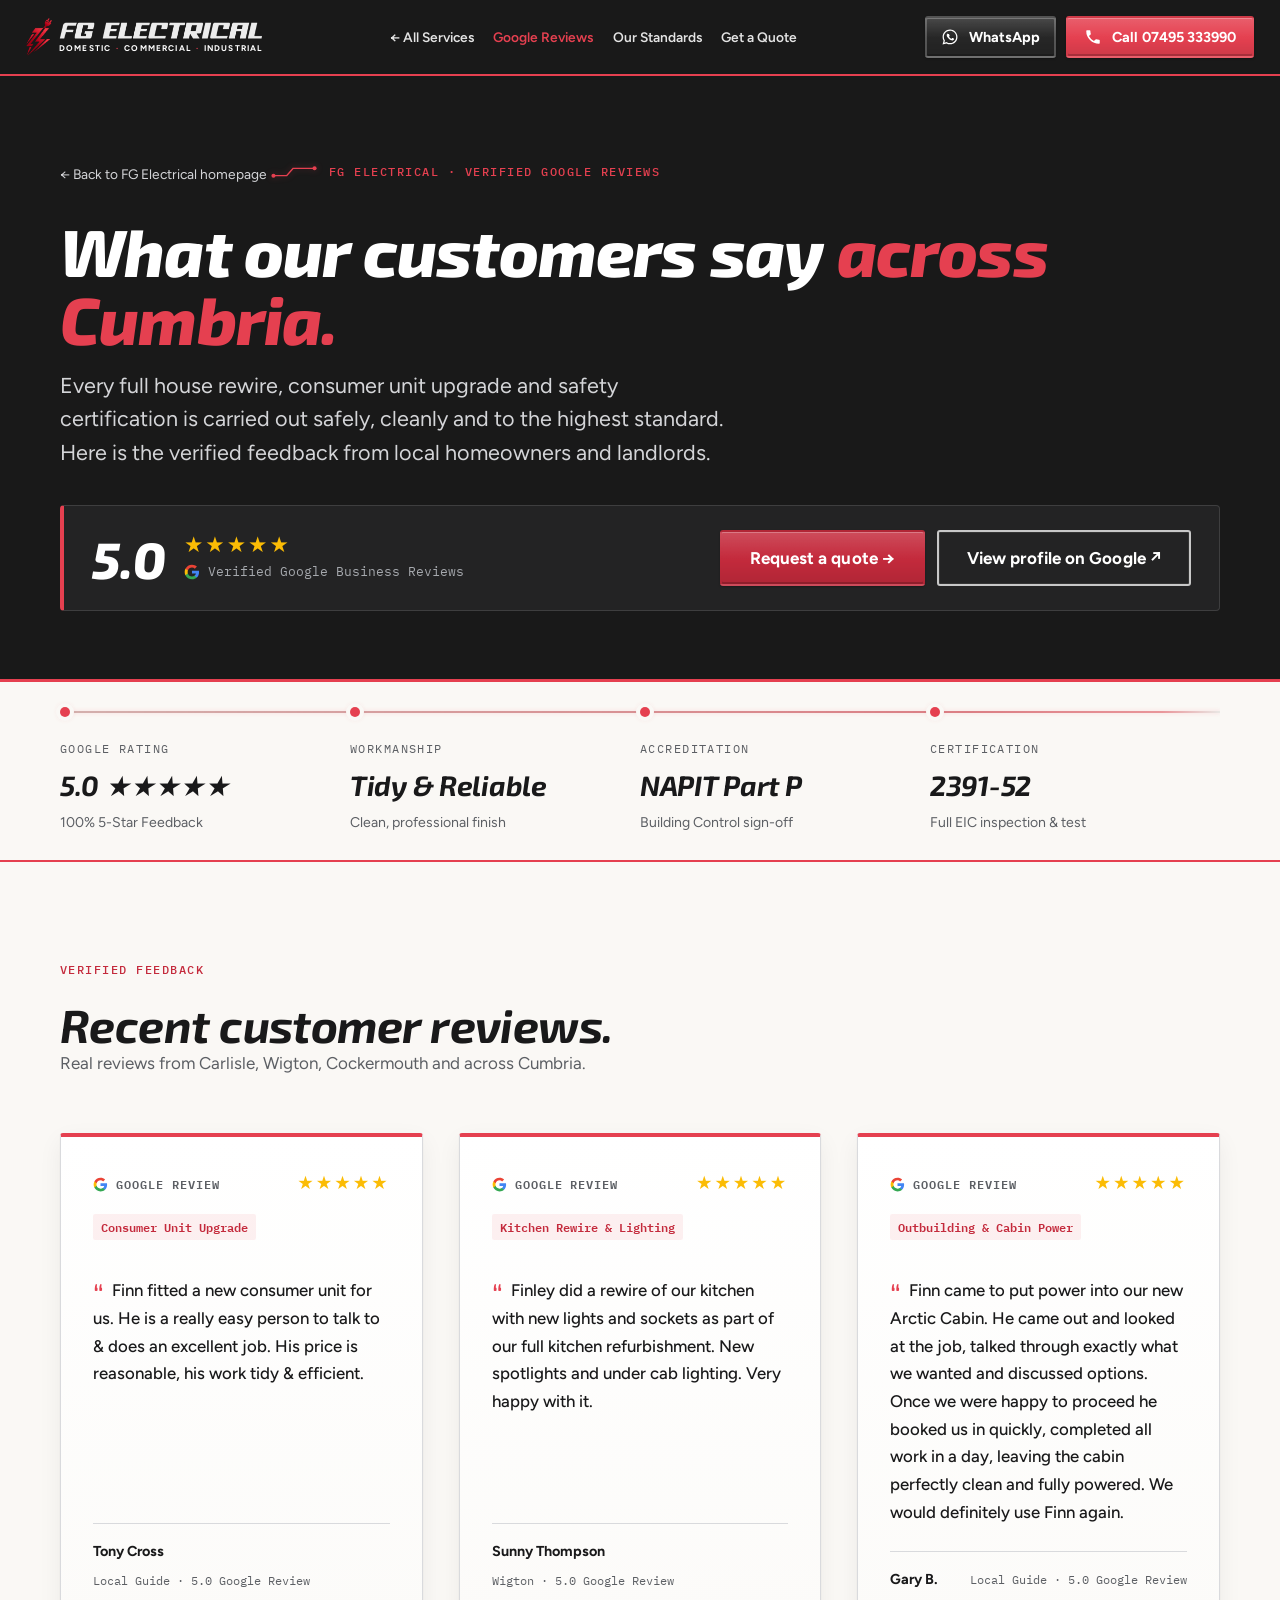
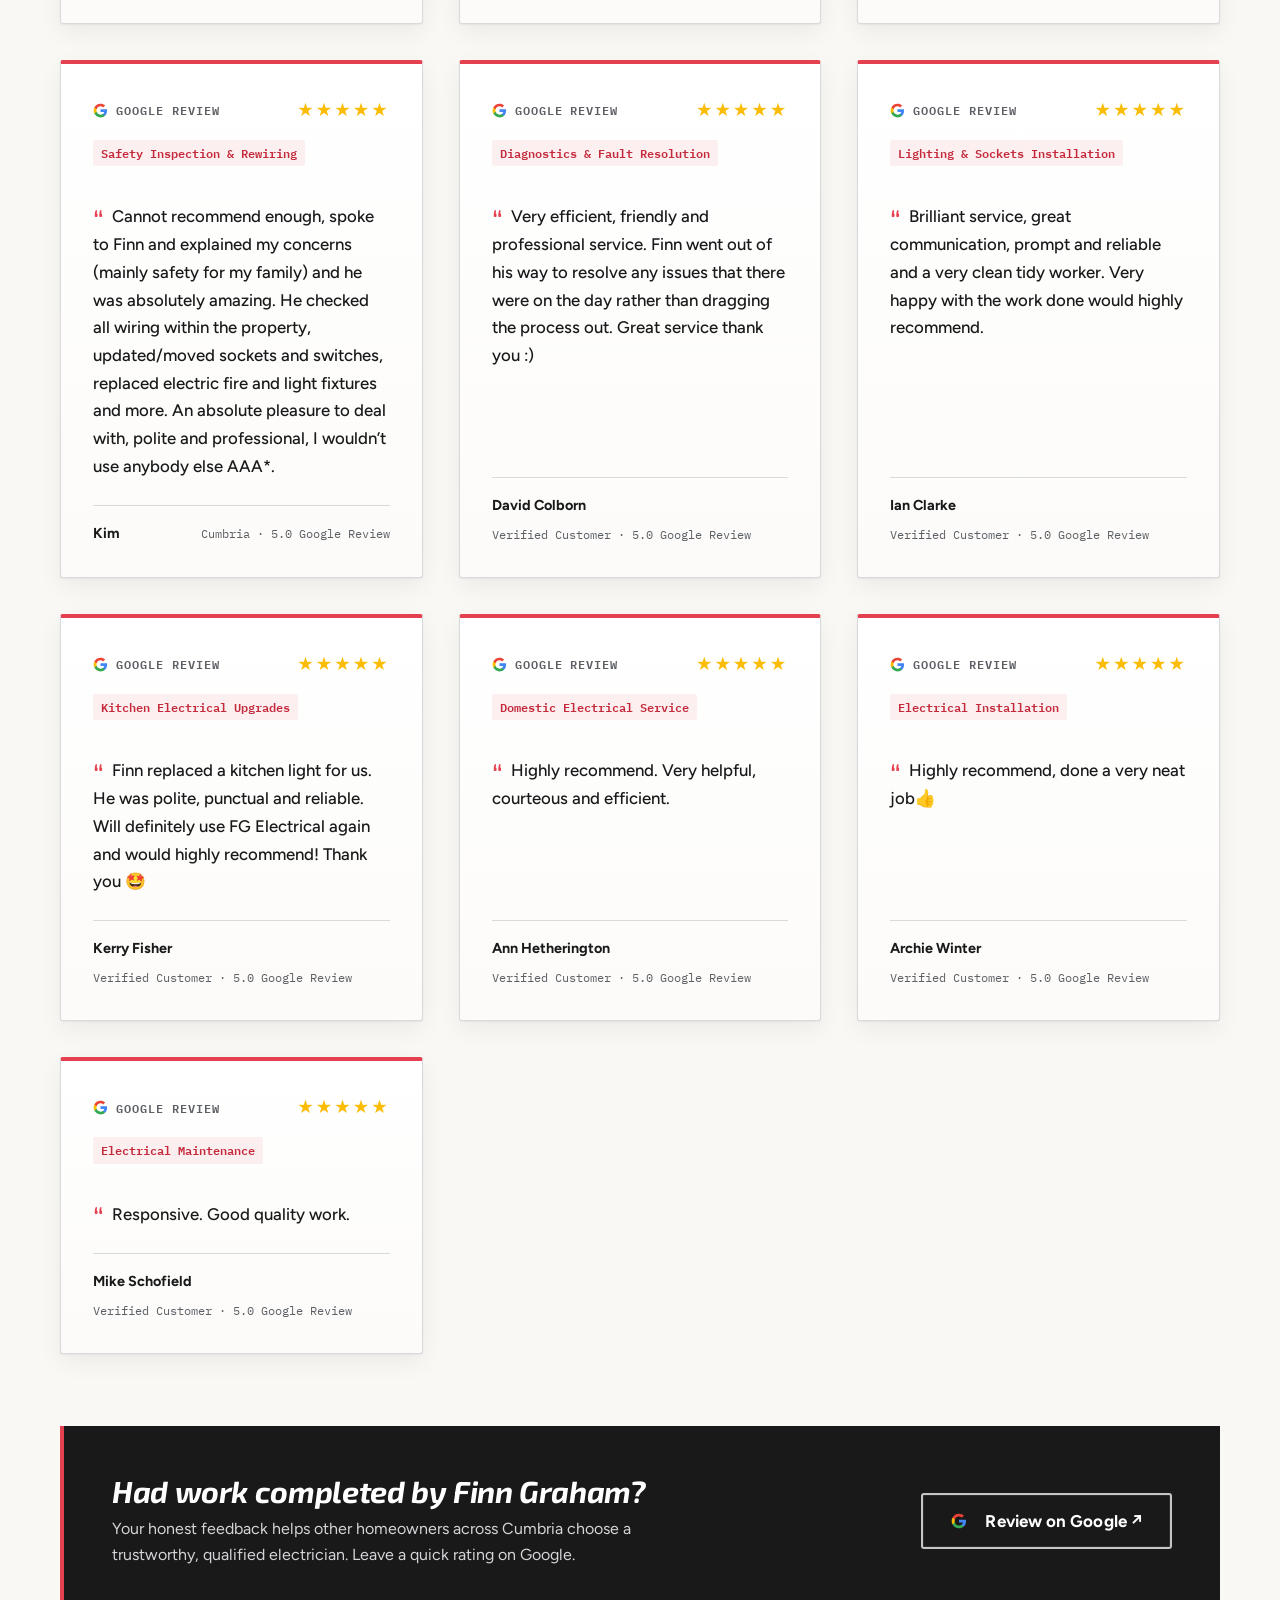
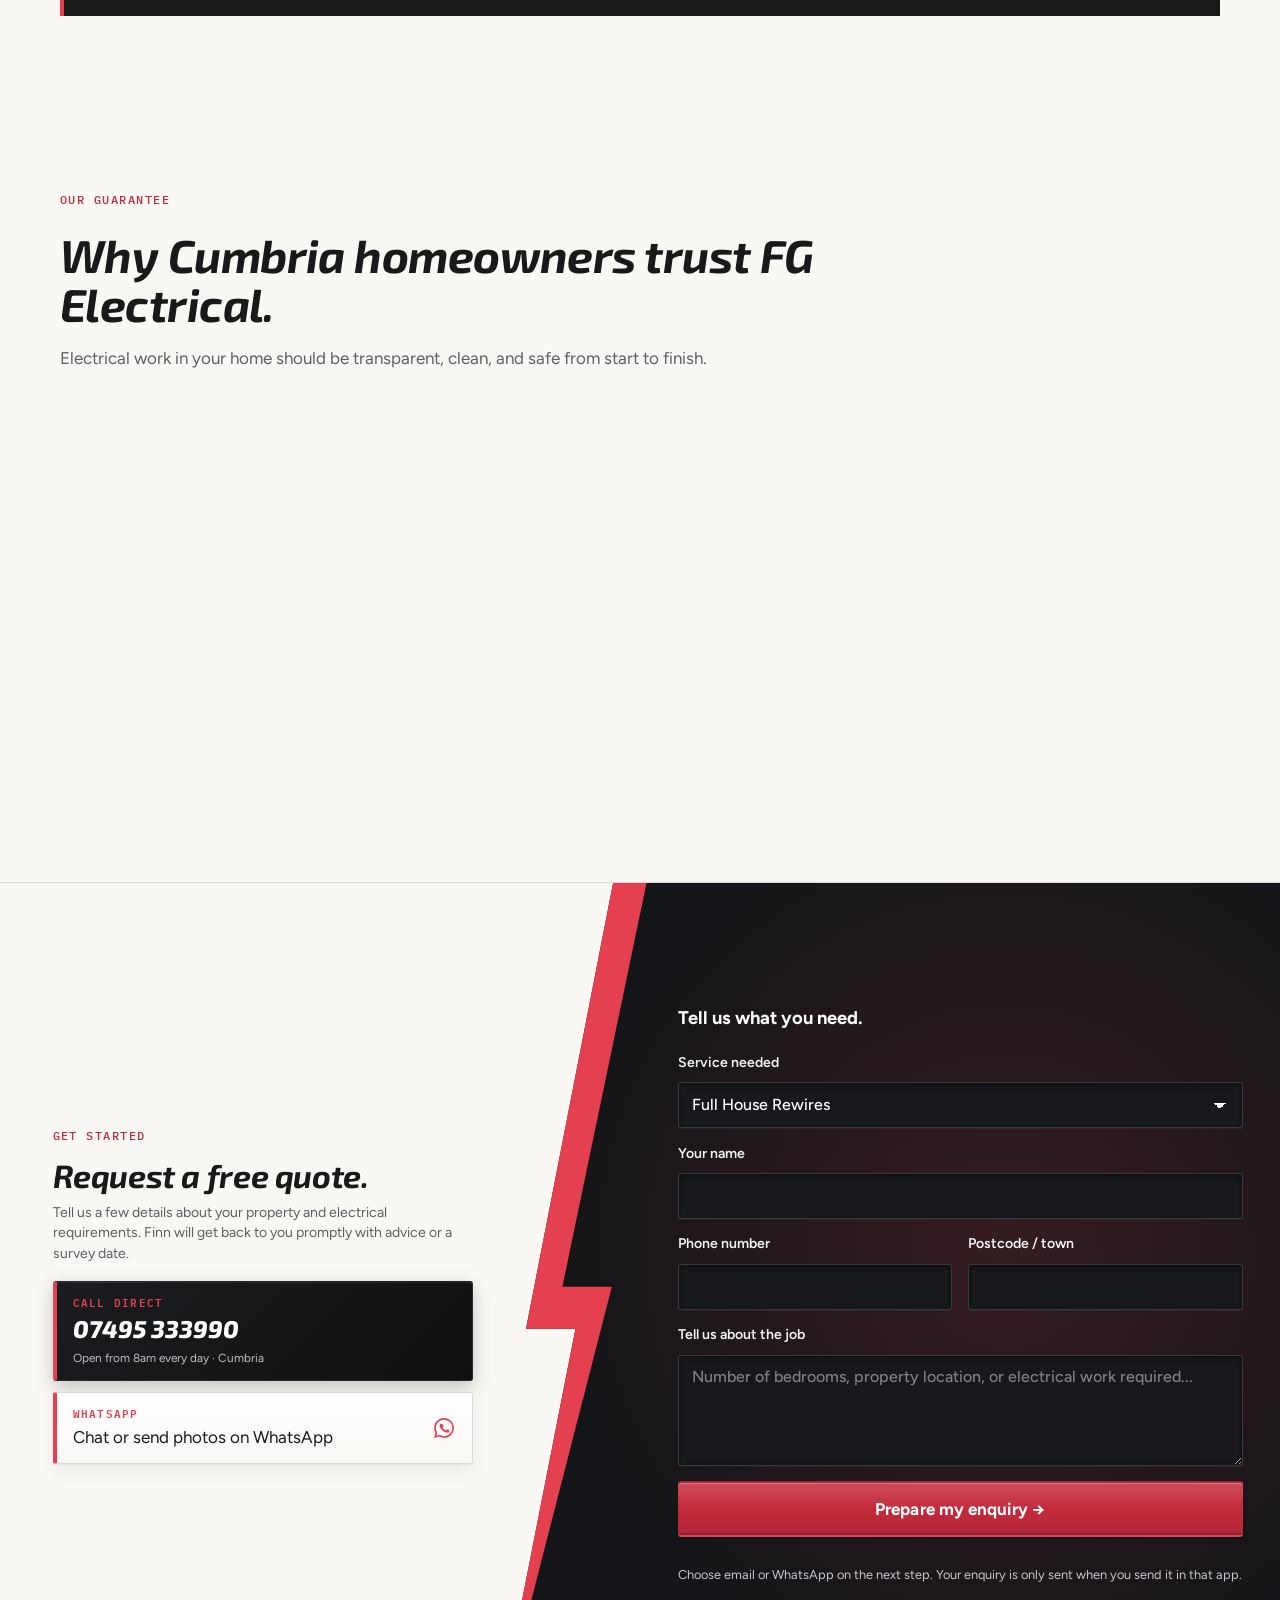
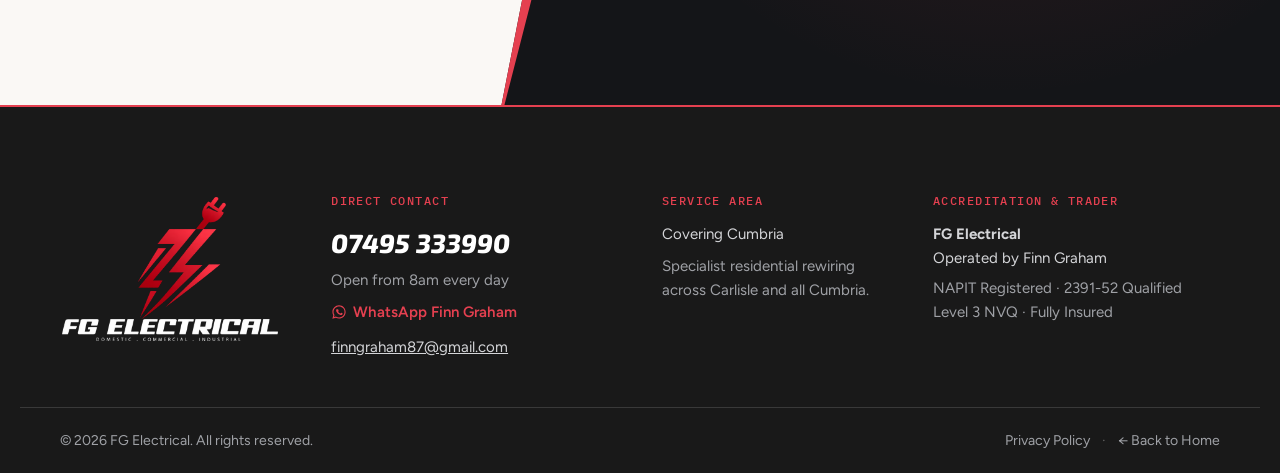
<file: reviews.html>
<!doctype html>
<html lang="en-GB">
<head>
  <meta charset="utf-8">
  <meta name="viewport" content="width=device-width, initial-scale=1">
  <title>Customer Reviews & Feedback | Cumbria Rewires · FG Electrical</title>
  <meta name="description" content="Read 5.0-star customer reviews for full rewires, consumer unit upgrades, and electrical safety certification across Cumbria. Based in Carlisle. Call 07495 333990.">
  <meta name="theme-color" content="#191919">
  <link rel="canonical" href="https://fg-electrical.co.uk/reviews.html">

  <!-- Favicon -->
  <link rel="icon" type="image/svg+xml" href="assets/favicon.svg">
  <link rel="icon" type="image/png" sizes="32x32" href="assets/favicon-32x32.png">
  <link rel="apple-touch-icon" sizes="192x192" href="assets/apple-touch-icon.png">

  <!-- Open Graph / WhatsApp / Facebook -->
  <meta property="og:type" content="website">
  <meta property="og:locale" content="en_GB">
  <meta property="og:site_name" content="Cumbria Rewires · FG Electrical">
  <meta property="og:title" content="Customer Reviews &amp; Feedback | Cumbria Rewires · FG Electrical">
  <meta property="og:description" content="Read 5.0-star customer reviews for full rewires, consumer unit upgrades, and electrical safety certification across Cumbria. Based in Carlisle. Call 07495 333990.">
  <meta property="og:url" content="https://fg-electrical.co.uk/reviews.html">
  <meta property="og:image" content="https://fg-electrical.co.uk/assets/og-preview.png">
  <meta property="og:image:width" content="1200">
  <meta property="og:image:height" content="630">
  <meta property="og:image:alt" content="FG Electrical - Cumbria Rewires Customer Reviews">

  <!-- Twitter Card -->
  <meta name="twitter:card" content="summary_large_image">
  <meta name="twitter:title" content="Customer Reviews &amp; Feedback | Cumbria Rewires · FG Electrical">
  <meta name="twitter:description" content="Read 5.0-star customer reviews for full rewires, consumer unit upgrades, and electrical safety certification across Cumbria. Based in Carlisle. Call 07495 333990.">
  <meta name="twitter:image" content="https://fg-electrical.co.uk/assets/og-preview.png">

  <!-- Fonts & CSS -->
  <link rel="preconnect" href="https://fonts.googleapis.com">
  <link rel="preconnect" href="https://fonts.gstatic.com" crossorigin>
  <link href="https://fonts.googleapis.com/css2?family=Exo+2:ital,wght@1,600;1,700;1,800&family=Figtree:wght@400;500;600;700&family=IBM+Plex+Mono:wght@500;600;700&display=swap" rel="stylesheet">
    <link rel="stylesheet" href="styles.css?v=prod-6">
  <script>
    (function () {
      try {
        var params = new URLSearchParams(window.location.search);
        var forceIntro = params.get('intro') === '1';
        if (!forceIntro && sessionStorage.getItem('fg_intro_shown')) {
          document.documentElement.classList.add('intro-skipped');
        }
      } catch (e) {}
    })();
  </script>

  <!-- Google tag (gtag.js) - GA4 ready: uncomment and replace G-XXXXXXXXXX when ready -->
  <!--
  <script async src="https://www.googletagmanager.com/gtag/js?id=G-XXXXXXXXXX"></script>
  <script>
    window.dataLayer = window.dataLayer || [];
    function gtag(){dataLayer.push(arguments);}
    gtag('js', new Date());
    gtag('config', 'G-XXXXXXXXXX');
  </script>
  -->
</head>
<body class="service-detail">
  <!-- FG Electrical Brand Intro Reveal ("Electric Ignition") -->
  <aside class="site-intro" id="site-intro" aria-label="Loading FG Electrical">
    <div class="site-intro__backdrop" aria-hidden="true"></div>
    <div class="site-intro__content">
      <div class="site-intro__emblem">
        <div class="site-intro__halo" aria-hidden="true"></div>
        <img class="site-intro__symbol" src="assets/fg-plug-symbol.png?v=179430" width="358" height="503" alt="" aria-hidden="true">
      </div>
      <div class="site-intro__brand">
        <img class="site-intro__mark" src="assets/fg-electrical-mark.png?v=179420" width="804" height="65" alt="FG Electrical">
        <div class="site-intro__sub" aria-hidden="true">
          <span>DOMESTIC</span>
          <span class="site-intro__dot">&middot;</span>
          <span>COMMERCIAL</span>
          <span class="site-intro__dot">&middot;</span>
          <span>INDUSTRIAL</span>
        </div>
      </div>
    </div>
  </aside>

  <a class="skip" href="#main">Skip to content</a>

  <!-- Reusable SVG symbols -->
  <svg width="0" height="0" style="position:absolute" aria-hidden="true" focusable="false">
    <linearGradient id="trace-grad" x1="0.8" y1="0" x2="0.2" y2="1">
      <stop offset="0%" stop-color="#FF5A68"/>
      <stop offset="45%" stop-color="#E54050"/>
      <stop offset="100%" stop-color="#B82234"/>
    </linearGradient>
    <symbol id="trace" viewBox="0 0 56 16">
      <path d="M3 12.5H19L27 3.5H53" fill="none" stroke="currentColor" stroke-width="1.6" stroke-linejoin="round"/>
      <circle cx="3" cy="12.5" r="2.5" fill="currentColor"/>
      <circle cx="53" cy="3.5" r="2.5" fill="currentColor"/>
    </symbol>
    <symbol id="ico-phone" viewBox="0 0 24 24">
      <path d="M6.6 10.8a15.1 15.1 0 0 0 6.6 6.6l2.2-2.2a1 1 0 0 1 1-.25c1.1.37 2.3.57 3.6.57a1 1 0 0 1 1 1V20a1 1 0 0 1-1 1A17 17 0 0 1 3 4a1 1 0 0 1 1-1h3.5a1 1 0 0 1 1 1c0 1.25.2 2.45.57 3.57a1 1 0 0 1-.25 1.02l-2.22 2.2Z" fill="currentColor"/>
    </symbol>
    <symbol id="ico-wa" viewBox="0 0 24 24">
      <path d="M12.04 2C6.58 2 2.13 6.45 2.13 11.91C2.13 13.66 2.59 15.36 3.45 16.86L2.05 22L7.3 20.62C8.75 21.41 10.38 21.83 12.04 21.83C17.5 21.83 21.95 17.38 21.95 11.92C21.95 9.27 20.92 6.78 19.05 4.91C17.18 3.03 14.69 2 12.04 2M12.05 3.67C14.25 3.67 16.31 4.53 17.87 6.09C19.42 7.65 20.28 9.72 20.28 11.92C20.28 16.46 16.58 20.15 12.04 20.15C10.56 20.15 9.11 19.76 7.85 19L7.55 18.83L4.43 19.65L5.26 16.61L5.06 16.29C4.24 14.99 3.8 13.47 3.8 11.91C3.81 7.37 7.5 3.67 12.05 3.67M9.11 7.44C8.95 7.44 8.68 7.5 8.46 7.74C8.24 7.97 7.62 8.56 7.62 9.75C7.62 10.95 8.5 12.1 8.62 12.26C8.75 12.43 10.33 14.86 12.75 15.91C13.33 16.16 13.77 16.3 14.13 16.42C14.71 16.6 15.24 16.58 15.65 16.52C16.12 16.45 17.07 15.94 17.27 15.38C17.47 14.82 17.47 14.34 17.41 14.25C17.35 14.15 17.2 14.09 16.97 13.98C16.75 13.87 15.65 13.33 15.45 13.25C15.24 13.18 15.1 13.14 14.95 13.36C14.81 13.58 14.39 14.09 14.27 14.23C14.14 14.37 14.02 14.39 13.8 14.27C13.58 14.16 12.87 13.93 12.03 13.18C11.37 12.6 10.93 11.88 10.8 11.66C10.68 11.44 10.79 11.32 10.9 11.21C11 11.11 11.13 10.94 11.24 10.81C11.35 10.68 11.39 10.59 11.46 10.44C11.53 10.3 11.5 10.17 11.44 10.06C11.39 9.95 10.95 8.86 10.76 8.42C10.58 7.98 10.4 8.05 10.26 8.04C10.13 8.04 9.98 8.03 9.83 8.03C9.68 8.03 9.44 8.09 9.24 8.31" fill="currentColor"/>
    </symbol>
    <symbol id="ico-glogo" viewBox="0 0 24 24">
      <path d="M22.56 12.25c0-.78-.07-1.53-.2-2.25H12v4.26h5.92c-.26 1.37-1.04 2.53-2.21 3.31v2.77h3.57c2.08-1.92 3.28-4.74 3.28-8.09z" fill="#4285F4"/>
      <path d="M12 23c2.97 0 5.46-.98 7.28-2.66l-3.57-2.77c-.98.66-2.23 1.06-3.71 1.06-2.86 0-5.29-1.93-6.16-4.53H2.18v2.84C3.99 20.53 7.7 23 12 23z" fill="#34A853"/>
      <path d="M5.84 14.09c-.22-.66-.35-1.36-.35-2.09s.13-1.43.35-2.09V7.06H2.18C1.43 8.55 1 10.22 1 12s.43 3.45 1.18 4.94l2.85-2.22.81-.63z" fill="#FBBC05"/>
      <path d="M12 5.38c1.62 0 3.06.56 4.21 1.64l3.15-3.15C17.45 2.09 14.97 1 12 1 7.7 1 3.99 3.47 2.18 7.06l3.66 2.84c.87-2.6 3.3-4.52 6.16-4.52z" fill="#EA4335"/>
    </symbol>
  </svg>

  <header class="site-header">
    <div class="wrap site-header__inner">
      <a class="brand" href="index.html#top" aria-label="FG Electrical, back to home">
        <img class="brand__symbol" src="assets/fg-plug-symbol.png?v=179430" width="358" height="503" alt="" aria-hidden="true">
        <span class="brand__text">
          <span class="brand__mark"><img src="assets/fg-electrical-mark.png?v=179420" width="804" height="65" alt="FG Electrical"></span>
          <span class="brand__sub" aria-hidden="true">
            <span>DOMESTIC</span>
            <span class="brand__dot">&middot;</span>
            <span>COMMERCIAL</span>
            <span class="brand__dot">&middot;</span>
            <span>INDUSTRIAL</span>
          </span>
        </span>
      </a>
      <nav class="nav" aria-label="Main">
        <a href="index.html#services">&larr; All Services</a>
        <a href="reviews.html" style="color:var(--red);font-weight:600;">Google Reviews</a>
        <a href="#standards">Our Standards</a>
        <a href="#quote">Get a Quote</a>
      </nav>
      <div class="header-actions">
        <a class="btn btn--header-wa" href="https://wa.me/447495333990" target="_blank" rel="noopener" aria-label="Chat on WhatsApp">
          <svg class="ico" aria-hidden="true"><use href="#ico-wa"/></svg>
          <span>WhatsApp</span>
        </a>
        <a class="btn btn--red btn--header" href="tel:+447495333990">
          <svg class="ico" aria-hidden="true"><use href="#ico-phone"/></svg>
          <span><span class="btn__long">Call </span>07495 333990</span>
        </a>
      </div>
          <button class="menu-toggle" type="button" aria-expanded="false" aria-controls="mobile-menu" aria-label="Toggle navigation menu">
        <span class="menu-toggle__label">Menu</span>
        <span class="menu-toggle__icon" aria-hidden="true">
          <span class="menu-toggle__line"></span>
          <span class="menu-toggle__line"></span>
          <span class="menu-toggle__line"></span>
        </span>
      </button>
    </div>
  </header>

  <!-- Mobile Navigation Drawer -->
  <nav id="mobile-menu" class="mobile-menu" aria-label="Mobile navigation">
    <div class="mobile-menu__inner">
      <div class="mobile-menu__status">
        <span class="mobile-menu__status-live"><span class="mobile-menu__status-dot" aria-hidden="true"></span>Open 8am–8pm &middot; 7 Days</span>
        <span class="mobile-menu__status-badge">NAPIT Approved</span>
      </div>

      <div class="mobile-menu__group">
        <div class="mobile-menu__section-head">
          <p class="mobile-menu__section-label">Navigation</p>
        </div>
        <div class="mobile-menu__nav">
          <a class="mobile-menu__link" href="index.html">
            <span class="mobile-menu__link-main">Home</span>
            <span class="mobile-menu__link-arrow" aria-hidden="true">&rarr;</span>
          </a>
          <a class="mobile-menu__link" href="reviews.html">
            <span class="mobile-menu__link-main">Google Reviews</span>
            <span class="mobile-menu__link-meta"><span class="mobile-menu__rating">&#9733; 5.0</span><span class="mobile-menu__link-arrow" aria-hidden="true">&rarr;</span></span>
          </a>
          <a class="mobile-menu__link" href="index.html#accreditation">
            <span class="mobile-menu__link-main">Accreditation &amp; Standards</span>
            <span class="mobile-menu__link-arrow" aria-hidden="true">&rarr;</span>
          </a>
          <a class="mobile-menu__link" href="index.html#faqs">
            <span class="mobile-menu__link-main">FAQs &amp; Pricing Guide</span>
            <span class="mobile-menu__link-arrow" aria-hidden="true">&rarr;</span>
          </a>
        </div>
      </div>

      <div class="mobile-menu__group">
        <div class="mobile-menu__section-head">
          <p class="mobile-menu__section-label">Electrical Services</p>
          <a class="mobile-menu__section-action" href="index.html#services">View overview &rarr;</a>
        </div>
        <div class="mobile-menu__services">
          <a class="mobile-menu__service-chip mobile-menu__service-chip--wide" href="full-rewires.html"><span>Full House Rewires</span><span class="mobile-menu__chip-arrow" aria-hidden="true">&rarr;</span></a>
          <a class="mobile-menu__service-chip" href="partial-rewires.html"><span>Partial Rewires</span><span class="mobile-menu__chip-arrow" aria-hidden="true">&rarr;</span></a>
          <a class="mobile-menu__service-chip" href="consumer-units.html"><span>Consumer Units</span><span class="mobile-menu__chip-arrow" aria-hidden="true">&rarr;</span></a>
          <a class="mobile-menu__service-chip" href="fault-finding.html"><span>Fault Finding</span><span class="mobile-menu__chip-arrow" aria-hidden="true">&rarr;</span></a>
          <a class="mobile-menu__service-chip" href="eicr-reports.html"><span>EICR Reports</span><span class="mobile-menu__chip-arrow" aria-hidden="true">&rarr;</span></a>
          <a class="mobile-menu__service-chip" href="ev-installations.html"><span>EV Chargers</span><span class="mobile-menu__chip-arrow" aria-hidden="true">&rarr;</span></a>
          <a class="mobile-menu__service-chip" href="minor-works.html"><span>Minor Works</span><span class="mobile-menu__chip-arrow" aria-hidden="true">&rarr;</span></a>
          <a class="mobile-menu__service-chip" href="extensions-renovations.html"><span>Extensions</span><span class="mobile-menu__chip-arrow" aria-hidden="true">&rarr;</span></a>
          <a class="mobile-menu__service-chip" href="new-builds.html"><span>New Builds</span><span class="mobile-menu__chip-arrow" aria-hidden="true">&rarr;</span></a>
        </div>
      </div>

      <div class="mobile-menu__actions">
        <a class="mobile-menu__cta-quote" href="#quote">
          <span>
            Request a Free Quote
            <span class="mobile-menu__cta-sub">Free survey &amp; clear scope across Cumbria</span>
          </span>
          <span aria-hidden="true">&rarr;</span>
        </a>
        <div class="mobile-menu__contact-row">
          <a class="mobile-menu__btn-call" href="tel:+447495333990">
            <svg class="ico" viewBox="0 0 24 24" aria-hidden="true"><use href="#ico-phone"/></svg>
            <span>07495 333990</span>
          </a>
          <a class="mobile-menu__btn-wa" href="https://wa.me/447495333990" target="_blank" rel="noopener">
            <svg class="ico" viewBox="0 0 24 24" aria-hidden="true"><use href="#ico-wa"/></svg>
            <span>WhatsApp</span>
          </a>
        </div>
      </div>
    </div>
  </nav>

  <main id="main" class="service-page">
    <!-- HERO -->
    <section class="reviews-hero" id="top">
      <div class="wrap">
        <a class="service-back" href="index.html">&larr; Back to FG Electrical homepage</a>
        <p class="eyebrow eyebrow--dark">
          <svg class="trace" aria-hidden="true"><use href="#trace"/></svg>
          FG Electrical &middot; Verified Google Reviews
        </p>
        <h1>What our customers say <em>across Cumbria.</em></h1>
        <p class="reviews-hero__lede">
          Every full house rewire, consumer unit upgrade and safety certification is carried out safely, cleanly and to the highest standard. Here is the verified feedback from local homeowners and landlords.
        </p>

        <!-- Google Score Summary Bar -->
        <div class="reviews-summary-bar">
          <div class="reviews-summary-bar__score">
            <span class="reviews-summary-bar__num">5.0</span>
            <div>
              <div class="reviews-summary-bar__stars" aria-label="Rated 5.0 out of 5 stars">★★★★★</div>
              <div class="reviews-summary-bar__meta">
                <svg width="16" height="16" aria-hidden="true"><use href="#ico-glogo"/></svg>
                <span>Verified Google Business Reviews</span>
              </div>
            </div>
          </div>
          <div class="reviews-summary-bar__actions">
            <a class="btn btn--red btn--lg" href="#quote">Request a quote &rarr;</a>
            <a class="btn btn--line-white btn--lg" href="https://share.google/CqtVFNofTgziPxNc1" target="_blank" rel="noopener noreferrer">
              <span>View profile on Google &nearr;</span>
            </a>
          </div>
        </div>
      </div>
    </section>

    <!-- KEY TRUST FACTS STRIP (WITH CURRENT SURGE) -->
    <section class="coverage" aria-label="Key facts">
      <div class="wrap">
        <ul class="coverage__line">
          <li>
            <span class="coverage__k">Google Rating</span>
            <strong>5.0 ★★★★★</strong>
            <span class="coverage__sub">100% 5-Star Feedback</span>
          </li>
          <li>
            <span class="coverage__k">Workmanship</span>
            <strong>Tidy &amp; Reliable</strong>
            <span class="coverage__sub">Clean, professional finish</span>
          </li>
          <li>
            <span class="coverage__k">Accreditation</span>
            <strong>NAPIT Part P</strong>
            <span class="coverage__sub">Building Control sign-off</span>
          </li>
          <li>
            <span class="coverage__k">Certification</span>
            <strong>2391-52</strong>
            <span class="coverage__sub">Full EIC inspection &amp; test</span>
          </li>
        </ul>
      </div>
    </section>

    <!-- REVIEWS GRID -->
    <section class="reviews-section" id="reviews">
      <div class="wrap">
        <div class="reviews-section__head">
          <p class="eyebrow"><svg class="trace" aria-hidden="true"><use href="#trace"/></svg>Verified Feedback</p>
          <h2>Recent customer reviews.</h2>
          <p class="muted">Real reviews from Carlisle, Wigton, Cockermouth and across Cumbria.</p>
        </div>

        <div class="reviews-grid">
          <!-- Review 1: Tony Cross -->
          <article class="review-card">
            <div>
              <div class="review-card__top">
                <span class="review-card__source">
                  <svg width="15" height="15" aria-hidden="true"><use href="#ico-glogo"/></svg>
                  Google Review
                </span>
                <span class="review-card__stars" aria-label="5 stars">★★★★★</span>
              </div>
              <span class="review-card__tag">Consumer Unit Upgrade</span>
              <p class="review-card__quote">
                Finn fitted a new consumer unit for us. He is a really easy person to talk to &amp; does an excellent job. His price is reasonable, his work tidy &amp; efficient.
              </p>
            </div>
            <div class="review-card__author">
              <span class="review-card__name">Tony Cross</span>
              <span class="review-card__loc">Local Guide &middot; 5.0 Google Review</span>
            </div>
          </article>

          <!-- Review 2: Sunny Thompson -->
          <article class="review-card">
            <div>
              <div class="review-card__top">
                <span class="review-card__source">
                  <svg width="15" height="15" aria-hidden="true"><use href="#ico-glogo"/></svg>
                  Google Review
                </span>
                <span class="review-card__stars" aria-label="5 stars">★★★★★</span>
              </div>
              <span class="review-card__tag">Kitchen Rewire &amp; Lighting</span>
              <p class="review-card__quote">
                Finley did a rewire of our kitchen with new lights and sockets as part of our full kitchen refurbishment. New spotlights and under cab lighting. Very happy with it.
              </p>
            </div>
            <div class="review-card__author">
              <span class="review-card__name">Sunny Thompson</span>
              <span class="review-card__loc">Wigton &middot; 5.0 Google Review</span>
            </div>
          </article>

          <!-- Review 3: Gary B -->
          <article class="review-card">
            <div>
              <div class="review-card__top">
                <span class="review-card__source">
                  <svg width="15" height="15" aria-hidden="true"><use href="#ico-glogo"/></svg>
                  Google Review
                </span>
                <span class="review-card__stars" aria-label="5 stars">★★★★★</span>
              </div>
              <span class="review-card__tag">Outbuilding &amp; Cabin Power</span>
              <p class="review-card__quote">
                Finn came to put power into our new Arctic Cabin. He came out and looked at the job, talked through exactly what we wanted and discussed options. Once we were happy to proceed he booked us in quickly, completed all work in a day, leaving the cabin perfectly clean and fully powered. We would definitely use Finn again.
              </p>
            </div>
            <div class="review-card__author">
              <span class="review-card__name">Gary B.</span>
              <span class="review-card__loc">Local Guide &middot; 5.0 Google Review</span>
            </div>
          </article>

          <!-- Review 4: Kim ("Boyz v Girl") -->
          <article class="review-card">
            <div>
              <div class="review-card__top">
                <span class="review-card__source">
                  <svg width="15" height="15" aria-hidden="true"><use href="#ico-glogo"/></svg>
                  Google Review
                </span>
                <span class="review-card__stars" aria-label="5 stars">★★★★★</span>
              </div>
              <span class="review-card__tag">Safety Inspection &amp; Rewiring</span>
              <p class="review-card__quote">
                Cannot recommend enough, spoke to Finn and explained my concerns (mainly safety for my family) and he was absolutely amazing. He checked all wiring within the property, updated/moved sockets and switches, replaced electric fire and light fixtures and more. An absolute pleasure to deal with, polite and professional, I wouldn’t use anybody else AAA*.
              </p>
            </div>
            <div class="review-card__author">
              <span class="review-card__name">Kim</span>
              <span class="review-card__loc">Cumbria &middot; 5.0 Google Review</span>
            </div>
          </article>

          <!-- Review 5: David Colborn -->
          <article class="review-card">
            <div>
              <div class="review-card__top">
                <span class="review-card__source">
                  <svg width="15" height="15" aria-hidden="true"><use href="#ico-glogo"/></svg>
                  Google Review
                </span>
                <span class="review-card__stars" aria-label="5 stars">★★★★★</span>
              </div>
              <span class="review-card__tag">Diagnostics &amp; Fault Resolution</span>
              <p class="review-card__quote">
                Very efficient, friendly and professional service. Finn went out of his way to resolve any issues that there were on the day rather than dragging the process out. Great service thank you :)
              </p>
            </div>
            <div class="review-card__author">
              <span class="review-card__name">David Colborn</span>
              <span class="review-card__loc">Verified Customer &middot; 5.0 Google Review</span>
            </div>
          </article>

          <!-- Review 6: Ian Clarke -->
          <article class="review-card">
            <div>
              <div class="review-card__top">
                <span class="review-card__source">
                  <svg width="15" height="15" aria-hidden="true"><use href="#ico-glogo"/></svg>
                  Google Review
                </span>
                <span class="review-card__stars" aria-label="5 stars">★★★★★</span>
              </div>
              <span class="review-card__tag">Lighting &amp; Sockets Installation</span>
              <p class="review-card__quote">
                Brilliant service, great communication, prompt and reliable and a very clean tidy worker. Very happy with the work done would highly recommend.
              </p>
            </div>
            <div class="review-card__author">
              <span class="review-card__name">Ian Clarke</span>
              <span class="review-card__loc">Verified Customer &middot; 5.0 Google Review</span>
            </div>
          </article>

          <!-- Review 7: Kerry Fisher -->
          <article class="review-card">
            <div>
              <div class="review-card__top">
                <span class="review-card__source">
                  <svg width="15" height="15" aria-hidden="true"><use href="#ico-glogo"/></svg>
                  Google Review
                </span>
                <span class="review-card__stars" aria-label="5 stars">★★★★★</span>
              </div>
              <span class="review-card__tag">Kitchen Electrical Upgrades</span>
              <p class="review-card__quote">
                Finn replaced a kitchen light for us. He was polite, punctual and reliable. Will definitely use FG Electrical again and would highly recommend! Thank you 🤩
              </p>
            </div>
            <div class="review-card__author">
              <span class="review-card__name">Kerry Fisher</span>
              <span class="review-card__loc">Verified Customer &middot; 5.0 Google Review</span>
            </div>
          </article>

          <!-- Review 8: Ann Hetherington -->
          <article class="review-card">
            <div>
              <div class="review-card__top">
                <span class="review-card__source">
                  <svg width="15" height="15" aria-hidden="true"><use href="#ico-glogo"/></svg>
                  Google Review
                </span>
                <span class="review-card__stars" aria-label="5 stars">★★★★★</span>
              </div>
              <span class="review-card__tag">Domestic Electrical Service</span>
              <p class="review-card__quote">
                Highly recommend. Very helpful, courteous and efficient.
              </p>
            </div>
            <div class="review-card__author">
              <span class="review-card__name">Ann Hetherington</span>
              <span class="review-card__loc">Verified Customer &middot; 5.0 Google Review</span>
            </div>
          </article>

          <!-- Review 9: Archie Winter -->
          <article class="review-card">
            <div>
              <div class="review-card__top">
                <span class="review-card__source">
                  <svg width="15" height="15" aria-hidden="true"><use href="#ico-glogo"/></svg>
                  Google Review
                </span>
                <span class="review-card__stars" aria-label="5 stars">★★★★★</span>
              </div>
              <span class="review-card__tag">Electrical Installation</span>
              <p class="review-card__quote">
                Highly recommend, done a very neat job👍
              </p>
            </div>
            <div class="review-card__author">
              <span class="review-card__name">Archie Winter</span>
              <span class="review-card__loc">Verified Customer &middot; 5.0 Google Review</span>
            </div>
          </article>

          <!-- Review 10: Mike Schofield -->
          <article class="review-card">
            <div>
              <div class="review-card__top">
                <span class="review-card__source">
                  <svg width="15" height="15" aria-hidden="true"><use href="#ico-glogo"/></svg>
                  Google Review
                </span>
                <span class="review-card__stars" aria-label="5 stars">★★★★★</span>
              </div>
              <span class="review-card__tag">Electrical Maintenance</span>
              <p class="review-card__quote">
                Responsive. Good quality work.
              </p>
            </div>
            <div class="review-card__author">
              <span class="review-card__name">Mike Schofield</span>
              <span class="review-card__loc">Verified Customer &middot; 5.0 Google Review</span>
            </div>
          </article>
        </div>

        <!-- LEAVE A REVIEW / GOOGLE CALLOUT -->
        <div class="reviews-leave-box">
          <div class="reviews-leave-box__text">
            <h3>Had work completed by Finn Graham?</h3>
            <p>Your honest feedback helps other homeowners across Cumbria choose a trustworthy, qualified electrician. Leave a quick rating on Google.</p>
          </div>
          <a class="btn btn--line-white btn--lg" href="https://share.google/CqtVFNofTgziPxNc1" target="_blank" rel="noopener noreferrer">
            <svg width="16" height="16" style="vertical-align:middle;margin-right:8px;" aria-hidden="true"><use href="#ico-glogo"/></svg>
            <span>Review on Google &nearr;</span>
          </a>
        </div>
      </div>
    </section>

    <!-- OUR STANDARDS SECTION -->
    <section class="service-included" id="standards" style="background:#FAF8F5;">
      <div class="wrap">
        <p class="eyebrow"><svg class="trace" aria-hidden="true"><use href="#trace"/></svg>Our Guarantee</p>
        <h2>Why Cumbria homeowners trust FG Electrical.</h2>
        <p class="muted">Electrical work in your home should be transparent, clean, and safe from start to finish.</p>
        
        <div class="service-cards">
          <article>
            <span class="service-card__num">01</span>
            <h3>Planned around your project</h3>
            <p>Whether undertaking a full renovation, home extension, or scheduled upgrade, work is scoped clearly and scheduled reliably.</p>
          </article>
          <article>
            <span class="service-card__num">02</span>
            <h3>Clean &amp; tidy finish</h3>
            <p>Dust containment, floor protection, and careful lifting of floorboards. Work areas are vacuumed and left tidy at the end of each working day.</p>
          </article>
          <article>
            <span class="service-card__num">03</span>
            <h3>Direct communication</h3>
            <p>You deal directly with Finn Graham throughout. No salesmen, no third-party sub-contractors, and clear pricing upfront.</p>
          </article>
          <article>
            <span class="service-card__num">04</span>
            <h3>Full Part P Certification</h3>
            <p>NAPIT registered and 2391-52 qualified. All work is fully inspected, tested, and certified with Building Control.</p>
          </article>
        </div>
      </div>
    </section>

    <!-- QUOTE FORM SECTION -->
    <section class="quote" id="quote">
      <div class="quote__backdrop" aria-hidden="true">
        <svg class="quote__bolt" viewBox="0 0 220 900" preserveAspectRatio="none" focusable="false">
          <path d="M0 0 H164 L44 488 H112 L10 900 H0 Z" fill="#FAF8F5"/>
          <path d="M164 0 H210 L94 442 H162 L14 900 H10 L112 488 H44 Z" fill="#E54050"/>
        </svg>
      </div>
      <div class="wrap quote__grid">
        <div class="quote__intro">
          <p class="eyebrow"><svg class="trace" aria-hidden="true"><use href="#trace"/></svg>Get Started</p>
          <h2>Request a free quote.</h2>
          <p class="muted">Tell us a few details about your property and electrical requirements. Finn will get back to you promptly with advice or a survey date.</p>

          <div class="quote__actions">
            <a class="quote__call" href="tel:+447495333990">
              <span class="quote__call-k">Call direct</span>
              <span class="quote__call-n">07495 333990</span>
              <span class="quote__call-s">Open from 8am every day &middot; Cumbria</span>
            </a>

            <a class="quote__wa" href="https://wa.me/447495333990" target="_blank" rel="noopener">
              <div class="quote__wa-text">
                <span class="quote__wa-k">WhatsApp</span>
                <span>Chat or send photos on WhatsApp</span>
              </div>
              <svg class="ico" style="color:var(--red);width:24px;height:24px;" aria-hidden="true"><use href="#ico-wa"/></svg>
            </a>
          </div>
        </div>

        <form class="form" id="quote-form" data-service-form novalidate>
          <p class="service-form__label">Tell us what you need.</p>
          <div class="field">
            <label for="service">Service needed</label>
            <select id="service" name="service">
              <option selected>Full House Rewires</option>
              <option>Minor Works</option>
              <option>Consumer Unit Upgrades</option>
              <option>Extensions &amp; Renovations</option>
              <option>New Build Electrical Installations</option>
              <option>EV Charger Installations</option>
              <option>EICR Safety Reports</option>
              <option>Fault Finding &amp; Repairs</option>
            </select>
          </div>
          <div class="field">
            <label for="name">Your name</label>
            <input id="name" name="name" autocomplete="name" required>
          </div>
          <div class="field-row">
            <div class="field">
              <label for="phone">Phone number</label>
              <input id="phone" name="phone" type="tel" autocomplete="tel" required>
            </div>
            <div class="field">
              <label for="postcode">Postcode / town</label>
              <input id="postcode" name="postcode" autocomplete="postal-code" required>
            </div>
          </div>
          <div class="field">
            <label for="message">Tell us about the job</label>
            <textarea id="message" name="message" rows="4" placeholder="Number of bedrooms, property location, or electrical work required..." required></textarea>
          </div>
          <button class="btn btn--red btn--lg btn--block" type="submit">Prepare my enquiry &rarr;</button>
          <p class="service-form__note">Choose email or WhatsApp on the next step. Your enquiry is only sent when you send it in that app.</p>
          <div class="service-send" hidden>
            <p id="form-status" role="status" aria-live="polite"></p>
            <a class="btn btn--red" data-send-email href="#">Open email</a>
            <a class="btn btn--wa" data-send-wa href="#" target="_blank" rel="noopener">Open WhatsApp</a>
          </div>
        </form>
      </div>
    </section>
  </main>

  <footer class="footer">
    <div class="wrap footer__grid">
      <div class="footer__brand">
        <img class="footer__logo" src="assets/fg-electrical-stacked.png?v=179420" width="1416" height="955" alt="FG Electrical — Domestic · Commercial · Industrial" loading="lazy">
      </div>
      <div>
        <h2 class="footer__h">Direct Contact</h2>
        <p><a class="footer__phone" href="tel:+447495333990">07495 333990</a></p>
        <p class="footer__sub">Open from 8am every day</p>
        <p><a class="footer__wa-link" href="https://wa.me/447495333990" target="_blank" rel="noopener">
          <svg class="ico" style="width:16px;height:16px;" aria-hidden="true"><use href="#ico-wa"/></svg>
          WhatsApp Finn Graham
        </a></p>
        <p style="margin-top:8px;"><a href="mailto:finngraham87@gmail.com" style="color:#D4D5D8;text-decoration:underline;">finngraham87@gmail.com</a></p>
      </div>
      <div>
        <h2 class="footer__h">Service Area</h2>
        <p>Covering Cumbria</p>
        <p class="footer__sub" style="margin-top:8px;">Specialist residential rewiring across Carlisle and all Cumbria.</p>
      </div>
      <div>
        <h2 class="footer__h">Accreditation &amp; Trader</h2>
        <p><strong>FG Electrical</strong><br>Operated by Finn Graham</p>
        <p class="footer__sub" style="margin-top:6px;">NAPIT Registered &middot; 2391-52 Qualified<br>Level 3 NVQ &middot; Fully Insured</p>
      </div>
    </div>
    <div class="wrap footer__base">
      <span class="footer__copy">&copy; 2026 FG Electrical. All rights reserved.</span>
      <div class="footer__base-links">
        <a href="privacy.html" class="footer__link" data-privacy-open>Privacy Policy</a>
        <span class="footer__sep" aria-hidden="true">&middot;</span>
        <a href="index.html" class="footer__link">&larr; Back to Home</a>
      </div>
    </div>
  </footer>

  <dialog id="privacy-modal" class="privacy-modal" aria-labelledby="privacy-modal-title">
    <div class="privacy-modal__card">
      <div class="privacy-modal__head">
        <h3 id="privacy-modal-title">Privacy Policy</h3>
        <button type="button" class="privacy-modal__close" data-privacy-close aria-label="Close privacy notice">&times;</button>
      </div>
      <div class="privacy-modal__body">
        <p><strong>FG Electrical</strong> is committed to protecting your privacy.</p>
        <p>Customer enquiry details provided via phone, WhatsApp, email, or our quote forms are used solely to reply to requests, provide estimates, and fulfill booked electrical services.</p>
        <p>We never share, rent, or sell your personal information with third parties for marketing purposes.</p>
        <p style="margin-top:14px;"><a href="privacy.html" style="color:var(--red);text-decoration:underline;font-weight:600;">Read full Privacy Policy &rarr;</a></p>
      </div>
    </div>
  </dialog>

  <nav class="dock" aria-label="Quick contact">
    <a class="btn btn--red" href="tel:+447495333990" aria-label="Call Finn on 07495 333990" title="Call Finn">
      <svg class="ico" aria-hidden="true"><use href="#ico-phone"/></svg>
    </a>
    <a class="btn btn--wa" href="https://wa.me/447495333990" target="_blank" rel="noopener" aria-label="WhatsApp Finn" title="WhatsApp Finn">
      <svg class="ico" aria-hidden="true"><use href="#ico-wa"/></svg>
    </a>
  </nav>

  <script src="site.js?v=surge-9"></script>
  <script src="service-pages.js?v=6"></script>
</body>
</html>
</file>
<file: styles.css>
/* Cumbria Rewires — client preview */
:root {
  --paper: #FAF8F5;
  --mist: #EEEFF1;
  --white: #FFFFFF;
  --ink: #19191A;
  --charcoal: #191919;
  --charcoal-2: #262627;
  --muted: #5C5F64;
  --line: #D9DADD;
  --red: #E54050;
  --red-deep: #C42A3C;
  --wa-green: #25D366;
  --wa-deep: #128C7E;

  --display: "Exo 2", "Arial Narrow", system-ui, sans-serif;
  --body: "Figtree", system-ui, -apple-system, "Segoe UI", sans-serif;
  --mono: "IBM Plex Mono", ui-monospace, Menlo, monospace;

  --header-h: 76px;
  --pad: clamp(20px, 4vw, 40px);
  --section-space: clamp(48px, 6vw, 88px);
}

*, *::before, *::after { box-sizing: border-box; }
html { scroll-behavior: smooth; scroll-padding-top: calc(var(--header-h) + 24px); -webkit-text-size-adjust: 100%; }
body {
  margin: 0;
  background: var(--paper);
  color: var(--ink);
  font-family: var(--body);
  font-size: 1.0625rem;
  line-height: 1.6;
  -webkit-font-smoothing: antialiased;
}
img { display: block; max-width: 100%; height: auto; }
a { color: inherit; }
h1, h2, h3, h4, p, ul { margin: 0; }
ul { padding: 0; list-style: none; }
.wrap { width: 100%; max-width: 1240px; margin-inline: auto; padding-inline: var(--pad); }
.muted { color: var(--muted); }

:focus-visible { outline: 3px solid var(--red-deep); outline-offset: 3px; }
.skip { position: absolute; left: 12px; top: -60px; z-index: 100; background: var(--ink); color: #fff; padding: 10px 16px; }
.skip:focus { top: 12px; }

/* Type */
h1, h2, h3, h4, .eyebrow strong { font-family: var(--display); font-style: italic; letter-spacing: -0.012em; }
h1 { font-weight: 800; font-size: clamp(2.35rem, 5.2vw, 4.4rem); line-height: 1.02; }
h1 em { font-style: italic; color: var(--red); }
h2 { font-weight: 700; font-size: clamp(1.9rem, 3.6vw, 2.9rem); line-height: 1.08; }
h3 { font-weight: 700; font-size: clamp(1.35rem, 2.2vw, 1.75rem); line-height: 1.15; }
h4 { font-weight: 700; font-size: clamp(1.1rem, 1.6vw, 1.3rem); line-height: 1.2; }

.eyebrow {
  display: inline-flex; align-items: center; gap: 0;
  font-family: var(--mono); font-weight: 500; font-size: 0.78rem;
  letter-spacing: 0.12em; text-transform: uppercase; color: var(--red-deep);
  margin-bottom: 20px;
}
.eyebrow--dark { color: var(--red); }
/* Crisp 1.6px circuit trace — non-existent until you are on that section, then surges left-to-right */
.trace {
  width: 0;
  height: 14px;
  margin-right: 0;
  color: var(--red);
  flex: none;
  overflow: visible;
  opacity: 0;
  clip-path: inset(-35% 100% -35% -15%);
  pointer-events: none;
  transition: width .18s ease, margin-right .18s ease, opacity .15s ease, clip-path .15s ease;
}
.trace.is-struck {
  width: 46px;
  margin-right: 12px;
  opacity: 1;
  clip-path: inset(-35% -15% -35% -15%);
  animation: trace-surge .55s cubic-bezier(.22, 1, .36, 1) forwards;
}
@keyframes trace-surge {
  0% {
    width: 0;
    margin-right: 0;
    opacity: 1;
    clip-path: inset(-35% 100% -35% -15%);
    filter: brightness(2.5) drop-shadow(0 0 8px rgba(255, 90, 104, 1));
  }
  35% {
    width: 46px;
    margin-right: 12px;
    opacity: 1;
    clip-path: inset(-35% 45% -35% -15%);
    filter: brightness(2.2) drop-shadow(0 0 8px rgba(229, 64, 80, 0.95));
  }
  72% {
    width: 46px;
    margin-right: 12px;
    opacity: 1;
    clip-path: inset(-35% -15% -35% -15%);
    filter: brightness(2) drop-shadow(0 0 10px rgba(255, 90, 104, 0.95));
  }
  100% {
    width: 46px;
    margin-right: 12px;
    opacity: 1;
    clip-path: inset(-35% -15% -35% -15%);
    filter: drop-shadow(0 0 3px rgba(229, 64, 80, 0.35));
  }
}

/* Buttons */
.btn {
  display: inline-flex; align-items: center; justify-content: center; gap: 10px;
  min-height: 48px; padding: 0 22px;
  font: 700 1rem/1 var(--body); text-decoration: none; letter-spacing: 0.005em;
  border: 2px solid transparent; border-radius: 2px; cursor: pointer;
  transition: background-color .18s ease, color .18s ease, border-color .18s ease, transform .18s ease;
}
.btn:active { transform: translateY(1px); }
.btn--red { background: var(--red-deep); color: #fff; }
.btn--red:hover { background: #A81F31; }
.btn--line { border-color: var(--ink); color: var(--ink); background: transparent; }
.btn--line:hover { background: var(--ink); color: #fff; }
.btn--line-white { border-color: rgba(255,255,255,.75); color: #fff; background: transparent; }
.btn--line-white:hover { background: #fff; color: var(--ink); border-color: #fff; }
.btn--dark { background: var(--charcoal); color: #fff; }
.btn--dark:hover { background: #000; }
.btn--wa { background: var(--red); color: #fff; }
.btn--wa:hover { background: var(--red-deep); color: #fff; }
.btn--lg { min-height: 56px; padding: 0 28px; font-size: 1.0625rem; }
.btn--block { width: 100%; }
.ico { width: 18px; height: 18px; flex: none; }

/* Header */
.site-header {
  position: sticky; top: 0; z-index: 50; height: var(--header-h);
  background: var(--charcoal);
  color: #fff;
  border-bottom: 2px solid var(--red);
}
.site-header .wrap {
  max-width: 100%;
  padding-inline: clamp(14px, 2vw, 28px);
}
.site-header__inner { height: 100%; display: flex; align-items: center; justify-content: space-between; gap: clamp(14px, 1.5vw, 24px); position: relative; }
.brand {
  display: flex;
  align-items: center;
  gap: 7px;
  flex: none;
  width: clamp(230px, 18.5vw, 275px);
  text-decoration: none;
  line-height: 1;
}
.brand__symbol {
  display: block;
  flex: 0 0 auto;
  height: clamp(36px, 2.9vw, 42px);
  width: auto;
  object-fit: contain;
}
.brand__text {
  display: flex;
  flex-direction: column;
  justify-content: center;
  min-width: 0;
  flex: 1 1 auto;
}
.brand__mark { display: block; width: 100%; line-height: 0; }
.brand__mark img { display: block; width: 100%; height: auto; }
.brand__sub {
  display: flex;
  justify-content: space-between;
  align-items: center;
  width: 100%;
  margin-top: 5px;
  font-family: var(--body);
  font-size: clamp(7.5px, 0.65vw, 9px);
  font-weight: 700;
  letter-spacing: 0.14em;
  color: #FFFFFF;
  text-transform: uppercase;
  line-height: 1;
}
.brand__dot {
  color: var(--red);
  font-weight: 700;
  user-select: none;
  padding-inline: 1px;
}
.nav { margin-inline: auto; display: flex; align-items: center; gap: clamp(14px, 1.5vw, 26px); }
.nav a { font-weight: 600; font-size: clamp(0.86rem, 0.95vw, 0.94rem); color: rgba(255,255,255,.88); text-decoration: none; padding: 8px 0; position: relative; transition: color .18s ease; }
.nav a:hover { color: #fff; }
.nav a::after { content: ""; position: absolute; left: 0; right: 0; bottom: 2px; height: 2px; background: var(--red); transform: scaleX(0); transform-origin: left; transition: transform .2s ease; }
.nav a:hover::after { transform: scaleX(1); }
.header-actions { display: flex; align-items: center; gap: 10px; flex-shrink: 0; }
.btn--header { min-height: 42px; padding: 0 16px; background: var(--red); font-size: 0.9rem; }
.btn--header:hover { background: var(--red-deep); }
.btn--header-wa { min-height: 42px; padding: 0 14px; background: rgba(255,255,255,0.06); border-color: rgba(255,255,255,0.22); color: #fff; font-size: 0.9rem; }
.btn--header-wa:hover { background: rgba(255,255,255,0.14); border-color: rgba(255,255,255,0.45); color: #fff; }

/* Header */
.site-header {
  position: sticky; top: 0; z-index: 95; height: var(--header-h);
  background: var(--charcoal);
  color: #fff;
  border-bottom: 2px solid var(--red);
}

/* Mobile Navigation Toggle Button — Precision Switchgear Tab */
.menu-toggle {
  --ease-out-strong: cubic-bezier(0.23, 1, 0.32, 1);
  display: none;
  align-items: center;
  gap: 10px;
  min-height: 42px;
  height: 42px;
  padding: 0 5px 0 13px;
  background: #232427;
  border: 1px solid rgba(255, 255, 255, 0.16);
  border-left: 3px solid var(--red);
  border-radius: 4px;
  color: #FFFFFF;
  font-family: var(--body);
  font-size: 0.78rem;
  font-weight: 700;
  letter-spacing: 0.08em;
  text-transform: uppercase;
  cursor: pointer;
  flex-shrink: 0;
  position: relative;
  box-shadow: inset 0 1px 0 rgba(255, 255, 255, 0.08), 0 2px 6px rgba(0, 0, 0, 0.25);
  transition:
    background-color 180ms var(--ease-out-strong),
    border-color 180ms var(--ease-out-strong),
    transform 150ms var(--ease-out-strong),
    box-shadow 180ms var(--ease-out-strong);
  touch-action: manipulation;
  -webkit-tap-highlight-color: transparent;
  z-index: 100;
}
.menu-toggle:focus-visible {
  outline: 2px solid var(--red);
  outline-offset: 2px;
}
.menu-toggle:active {
  transform: scale(0.97);
}
@media (hover: hover) and (pointer: fine) {
  .menu-toggle:hover {
    background: #2B2C30;
    border-color: rgba(255, 255, 255, 0.28);
    border-left-color: var(--red);
  }
}

.menu-toggle__label {
  line-height: 1;
  letter-spacing: 0.09em;
  color: #FFFFFF;
  user-select: none;
}

/* Tactile Icon Well inside Toggle */
.menu-toggle__icon {
  position: relative;
  width: 30px;
  height: 30px;
  border-radius: 3px;
  background: rgba(255, 255, 255, 0.06);
  border: 1px solid rgba(255, 255, 255, 0.08);
  display: inline-flex;
  align-items: center;
  justify-content: center;
  flex-shrink: 0;
  transition:
    background-color 180ms var(--ease-out-strong),
    border-color 180ms var(--ease-out-strong);
}
.menu-toggle__line {
  position: absolute;
  left: 7px;
  width: 14px;
  height: 1.8px;
  background: #FFFFFF;
  border-radius: 1px;
  transform-origin: center;
  transition:
    transform 220ms var(--ease-out-strong),
    opacity 160ms ease,
    width 180ms var(--ease-out-strong),
    left 180ms var(--ease-out-strong),
    background-color 180ms ease;
}
.menu-toggle__line:nth-child(1) {
  transform: translateY(-4.5px);
}
.menu-toggle__line:nth-child(2) {
  width: 10px;
  left: 11px;
  background: var(--red);
  transform: translateY(0);
}
.menu-toggle__line:nth-child(3) {
  transform: translateY(4.5px);
}

/* Open State: Switch Well Energises Crimson with Crisp White 'X' */
.menu-toggle[aria-expanded="true"] {
  background: #1C1D20;
  border-color: rgba(229, 64, 80, 0.55);
  border-left-color: var(--red);
  box-shadow: 0 4px 14px rgba(0, 0, 0, 0.35);
}
.menu-toggle[aria-expanded="true"] .menu-toggle__icon {
  background: var(--red);
  border-color: #FF5A68;
}
.menu-toggle[aria-expanded="true"] .menu-toggle__line:nth-child(1) {
  transform: translateY(0) rotate(45deg);
  background: #FFFFFF;
}
.menu-toggle[aria-expanded="true"] .menu-toggle__line:nth-child(2) {
  opacity: 0;
  transform: scaleX(0);
}
.menu-toggle[aria-expanded="true"] .menu-toggle__line:nth-child(3) {
  transform: translateY(0) rotate(-45deg);
  background: #FFFFFF;
}

/* Mobile Navigation Drawer — Structured Trade Navigation Panel */
.mobile-menu {
  --ease-drawer: cubic-bezier(0.23, 1, 0.32, 1);
  display: none;
  position: fixed;
  top: var(--header-h);
  left: 0;
  right: 0;
  bottom: 0;
  background-color: #141518;
  background-image: linear-gradient(180deg, #191A1E 0%, #121316 100%);
  z-index: 90;
  overflow-y: auto;
  overscroll-behavior: contain;
  -webkit-overflow-scrolling: touch;
  padding: 16px clamp(16px, 4vw, 24px) calc(28px + env(safe-area-inset-bottom));
  opacity: 0;
  visibility: hidden;
  pointer-events: none;
  transform: translateY(-6px);
  transition:
    opacity 180ms ease-out,
    transform 220ms var(--ease-drawer),
    visibility 180ms;
}
.mobile-menu.is-open {
  opacity: 1;
  visibility: visible;
  pointer-events: auto;
  transform: translateY(0);
}
body.menu-open {
  overflow: hidden !important;
}
body.menu-open .dock {
  opacity: 0 !important;
  pointer-events: none !important;
  transform: translateY(10px);
  transition: opacity 150ms ease-out, transform 150ms ease-out;
}

.mobile-menu__inner {
  display: flex;
  flex-direction: column;
  gap: 16px;
  max-width: 500px;
  margin-inline: auto;
}

/* Staggered group reveal when drawer opens (snappy 0ms delay on exit) */
.mobile-menu__status,
.mobile-menu__group,
.mobile-menu__actions {
  opacity: 0;
  transform: translateY(6px);
  transition:
    opacity 180ms ease-out,
    transform 200ms var(--ease-drawer);
}
.mobile-menu.is-open .mobile-menu__status,
.mobile-menu.is-open .mobile-menu__group,
.mobile-menu.is-open .mobile-menu__actions {
  opacity: 1;
  transform: translateY(0);
}
.mobile-menu.is-open .mobile-menu__status { transition-delay: 15ms; }
.mobile-menu.is-open .mobile-menu__inner > :nth-child(2) { transition-delay: 40ms; }
.mobile-menu.is-open .mobile-menu__inner > :nth-child(3) { transition-delay: 65ms; }
.mobile-menu.is-open .mobile-menu__actions { transition-delay: 90ms; }

/* Top Live Credentials & Availability Strip */
.mobile-menu__status {
  display: flex;
  align-items: center;
  justify-content: space-between;
  gap: 8px;
  padding: 8px 12px;
  background: rgba(255, 255, 255, 0.035);
  border: 1px solid rgba(255, 255, 255, 0.08);
  border-radius: 4px;
  font-family: var(--mono);
  font-size: 0.66rem;
  font-weight: 600;
  letter-spacing: 0.06em;
  text-transform: uppercase;
  color: #D4D5D8;
}
.mobile-menu__status-live {
  display: inline-flex;
  align-items: center;
  gap: 7px;
  color: #FFFFFF;
}
.mobile-menu__status-dot {
  width: 7px;
  height: 7px;
  border-radius: 50%;
  background: #25D366;
  box-shadow: 0 0 0 3px rgba(37, 211, 102, 0.2);
  flex-shrink: 0;
}
.mobile-menu__status-badge {
  color: var(--red);
  font-weight: 700;
}

/* Section Headers */
.mobile-menu__section-head {
  display: flex;
  align-items: center;
  justify-content: space-between;
  gap: 10px;
  margin-bottom: 8px;
}
.mobile-menu__section-label {
  font-family: var(--mono);
  font-size: 0.66rem;
  font-weight: 600;
  letter-spacing: 0.12em;
  color: #9EA1A8;
  text-transform: uppercase;
  margin: 0;
}
.mobile-menu__section-action {
  font-family: var(--mono);
  font-size: 0.66rem;
  font-weight: 600;
  letter-spacing: 0.06em;
  color: var(--red);
  text-decoration: none;
  text-transform: uppercase;
  transition: color 150ms ease;
}
.mobile-menu__section-action:active {
  color: #FFFFFF;
}

/* Primary Navigation List */
.mobile-menu__nav {
  display: flex;
  flex-direction: column;
  background: #1C1D21;
  border: 1px solid rgba(255, 255, 255, 0.09);
  border-radius: 5px;
  overflow: hidden;
}
.mobile-menu__link {
  display: flex;
  align-items: center;
  justify-content: space-between;
  gap: 12px;
  min-height: 46px;
  padding: 10px 14px;
  color: #F3F4F6;
  text-decoration: none;
  font-family: var(--body);
  font-size: 0.96rem;
  font-weight: 600;
  border-bottom: 1px solid rgba(255, 255, 255, 0.06);
  position: relative;
  transition:
    background-color 150ms ease,
    color 150ms ease,
    transform 150ms ease-out;
}
.mobile-menu__link:last-child {
  border-bottom: none;
}
.mobile-menu__link:active {
  background: rgba(229, 64, 80, 0.12);
  color: #FFFFFF;
}
@media (hover: hover) and (pointer: fine) {
  .mobile-menu__link:hover {
    background: rgba(255, 255, 255, 0.04);
    color: #FFFFFF;
  }
}
.mobile-menu__link.is-current {
  background: rgba(229, 64, 80, 0.1);
  color: #FFFFFF;
  font-weight: 700;
  box-shadow: inset 3px 0 0 var(--red);
}
.mobile-menu__link-main {
  display: inline-flex;
  align-items: center;
  gap: 10px;
}
.mobile-menu__link-meta {
  display: inline-flex;
  align-items: center;
  gap: 8px;
}
.mobile-menu__rating {
  display: inline-flex;
  align-items: center;
  gap: 4px;
  padding: 2px 7px;
  border-radius: 3px;
  background: rgba(251, 188, 4, 0.14);
  border: 1px solid rgba(251, 188, 4, 0.32);
  color: #FBBC04;
  font-family: var(--mono);
  font-size: 0.72rem;
  font-weight: 700;
  letter-spacing: 0.02em;
}
.mobile-menu__link-arrow {
  color: #7A7E87;
  font-size: 0.92rem;
  transition: transform 160ms ease-out, color 160ms ease;
}
.mobile-menu__link.is-current .mobile-menu__link-arrow,
.mobile-menu__link:active .mobile-menu__link-arrow {
  color: var(--red);
  transform: translateX(2px);
}

/* Complete 9-Service Grid */
.mobile-menu__services {
  display: grid;
  grid-template-columns: repeat(2, minmax(0, 1fr));
  gap: 6px;
}
.mobile-menu__service-chip {
  display: flex;
  align-items: center;
  justify-content: space-between;
  gap: 6px;
  min-height: 42px;
  padding: 8px 11px;
  background: #1C1D21;
  border: 1px solid rgba(255, 255, 255, 0.08);
  border-left: 2px solid rgba(229, 64, 80, 0.55);
  border-radius: 4px;
  color: #E5E7EB;
  text-decoration: none;
  font-family: var(--body);
  font-size: 0.83rem;
  font-weight: 600;
  line-height: 1.2;
  transition:
    background-color 150ms ease,
    border-color 150ms ease,
    color 150ms ease,
    transform 140ms ease-out;
}
.mobile-menu__service-chip:active {
  transform: scale(0.98);
  background: rgba(229, 64, 80, 0.14);
  border-color: var(--red);
  color: #FFFFFF;
}
@media (hover: hover) and (pointer: fine) {
  .mobile-menu__service-chip:hover {
    background: #24262B;
    border-color: rgba(255, 255, 255, 0.2);
    border-left-color: var(--red);
    color: #FFFFFF;
  }
}
.mobile-menu__service-chip.is-current {
  background: rgba(229, 64, 80, 0.15);
  border-color: var(--red);
  border-left-width: 3px;
  color: #FFFFFF;
  font-weight: 700;
}
.mobile-menu__service-chip--wide {
  grid-column: 1 / -1;
}
.mobile-menu__chip-arrow {
  color: rgba(255, 255, 255, 0.35);
  font-size: 0.78rem;
  flex-shrink: 0;
}
.mobile-menu__service-chip.is-current .mobile-menu__chip-arrow {
  color: var(--red);
}

/* Primary Conversion & Direct Contact Dock */
.mobile-menu__actions {
  display: flex;
  flex-direction: column;
  gap: 8px;
  padding-top: 4px;
}
.mobile-menu__cta-quote {
  display: flex;
  align-items: center;
  justify-content: space-between;
  min-height: 50px;
  padding: 11px 16px;
  background: var(--red-deep);
  border: 1px solid #E54050;
  border-radius: 4px;
  color: #FFFFFF;
  text-decoration: none;
  font-family: var(--body);
  font-weight: 700;
  font-size: 0.96rem;
  box-shadow: 0 4px 12px rgba(0, 0, 0, 0.28);
  transition: background-color 160ms ease, transform 150ms ease-out;
}
.mobile-menu__cta-quote:active {
  transform: scale(0.98);
  background: #A81F31;
}
.mobile-menu__cta-sub {
  display: block;
  font-family: var(--mono);
  font-size: 0.64rem;
  font-weight: 500;
  letter-spacing: 0.04em;
  color: rgba(255, 255, 255, 0.82);
  margin-top: 2px;
}
.mobile-menu__contact-row {
  display: grid;
  grid-template-columns: 1fr 1fr;
  gap: 8px;
}
.mobile-menu__btn-call,
.mobile-menu__btn-wa {
  display: inline-flex;
  align-items: center;
  justify-content: center;
  gap: 8px;
  min-height: 46px;
  padding: 0 12px;
  border-radius: 4px;
  text-decoration: none;
  font-family: var(--body);
  font-weight: 700;
  font-size: 0.88rem;
  transition: background-color 160ms ease, border-color 160ms ease, transform 150ms ease-out;
}
.mobile-menu__btn-call {
  background: #232428;
  border: 1px solid rgba(255, 255, 255, 0.18);
  color: #FFFFFF;
}
.mobile-menu__btn-call .ico {
  color: var(--red);
}
.mobile-menu__btn-wa {
  background: #232428;
  border: 1px solid rgba(255, 255, 255, 0.18);
  color: #FFFFFF;
}
.mobile-menu__btn-wa .ico {
  color: #25D366;
}
.mobile-menu__btn-call:active,
.mobile-menu__btn-wa:active {
  transform: scale(0.97);
  background: #2D2F34;
  border-color: rgba(255, 255, 255, 0.35);
}
.mobile-menu__footer {
  text-align: center;
  font-family: var(--mono);
  color: #8A8E96;
  font-size: 0.66rem;
  letter-spacing: 0.04em;
  line-height: 1.45;
  margin-top: 2px;
}


/* Hero */
.hero {
  position: relative;
  background: var(--paper);
  overflow: hidden;
}
.hero:has(.hero__media) {
  min-height: min(760px, calc(100svh - var(--header-h)));
  display: flex;
  align-items: center;
}
.hero__inner { position: relative; z-index: 2; padding-block: clamp(48px, 5vw, 72px); }
.hero__copy { max-width: min(610px, 50%); }
.hero h1 { font-size: clamp(2.35rem, 4.2vw, 4.1rem); line-height: 1.06; text-wrap: balance; }
.hero__copy > * { animation: rise .7s cubic-bezier(.2,.7,.2,1) both; }
.hero__copy > :nth-child(2) { animation-delay: .06s; }
.hero__copy > :nth-child(3) { animation-delay: .12s; }
.hero__copy > :nth-child(4) { animation-delay: .18s; }
.hero__copy > :nth-child(5) { animation-delay: .22s; }
@keyframes rise { from { opacity: 0; transform: translateY(14px); } to { opacity: 1; transform: none; } }
.lede { margin-top: 22px; font-size: clamp(1.05rem, 1.4vw, 1.16rem); line-height: 1.6; color: #34363A; max-width: 540px; }
.hero__cta { display: flex; flex-wrap: wrap; gap: 12px; margin-top: 28px; }
.hero__note { margin-top: 18px; font-family: var(--mono); font-size: 0.8rem; letter-spacing: 0.08em; text-transform: uppercase; color: var(--muted); }

/* Redesigned lightning bolt divides the hero cleanly from top to bottom. */
.hero__media { position: absolute; top: 0; right: 0; bottom: 0; width: 49%; overflow: hidden; }
.hero__media picture { display: contents; }
.hero__media img {
  position: absolute; inset: 0; width: 100%; height: 100%; object-fit: cover; object-position: 62% 50%;
}
.hero__bolt { position: absolute; z-index: 1; display: block; pointer-events: none; }
.hero__bolt--v { top: -1px; bottom: -1px; left: -1px; width: clamp(165px, 15.5vw, 225px); height: calc(100% + 2px); }
.hero__bolt--h { display: none; }
/* Floating Google Review Badge on Hero Photo */
.hero-review-badge {
  display: block;
  text-decoration: none;
  color: inherit;
  cursor: pointer;
  box-sizing: border-box;
  position: absolute;
  right: clamp(16px, 2.8vw, 36px);
  bottom: clamp(18px, 3vw, 38px);
  z-index: 3;
  max-width: min(340px, calc(100% - 32px));
  background: rgba(16, 17, 20, 0.88);
  -webkit-backdrop-filter: blur(14px);
  backdrop-filter: blur(14px);
  border: 1px solid rgba(255, 255, 255, 0.14);
  border-left: 3px solid var(--red);
  border-radius: 8px;
  padding: 14px 16px;
  box-shadow: 0 14px 34px rgba(0, 0, 0, 0.48), 0 2px 6px rgba(0, 0, 0, 0.35);
  transition: transform .2s ease, border-color .2s ease, box-shadow .2s ease, background .2s ease;
}
.hero-review-badge:hover,
.hero-review-badge:focus-visible {
  transform: translateY(-3px);
  background: rgba(22, 24, 29, 0.94);
  border-color: rgba(255, 255, 255, 0.28);
  border-left-color: var(--red);
  box-shadow: 0 18px 40px rgba(0, 0, 0, 0.58), 0 0 16px rgba(229, 64, 80, 0.22);
}
.hero-review-badge:focus-visible {
  outline: 2px solid #FF7180;
  outline-offset: 3px;
}
.hero-review-badge__ext {
  font-size: 0.82rem;
  color: var(--red);
  font-weight: 700;
  transition: transform .18s ease;
  display: inline-block;
}
.hero-review-badge:hover .hero-review-badge__ext {
  transform: translate(2px, -2px);
}
.hero-review-badge__top {
  display: flex;
  align-items: center;
  justify-content: space-between;
  gap: 10px;
}
.hero-review-badge__brand {
  display: inline-flex;
  align-items: center;
  gap: 6px;
  font-family: var(--mono);
  font-size: 0.72rem;
  font-weight: 700;
  letter-spacing: 0.05em;
  text-transform: uppercase;
  color: #ECEEF2;
}
.hero-review-badge__glogo {
  display: block;
  flex-shrink: 0;
}
.hero-review-badge__stars {
  color: #FBBC04;
  font-size: 0.86rem;
  letter-spacing: 2px;
  line-height: 1;
}
.hero-review-badge__quote {
  font-family: var(--body);
  font-style: italic;
  font-size: 0.85rem;
  line-height: 1.45;
  color: #FFFFFF;
  margin-block: 8px 6px;
}
.hero-review-badge__meta {
  display: flex;
  align-items: center;
  gap: 5px;
  font-size: 0.72rem;
  color: #9CA0A6;
  font-family: var(--mono);
}
.hero-review-badge__name {
  color: #FFFFFF;
  font-weight: 600;
}
.hero-review-badge__dot {
  color: var(--red);
  font-weight: 700;
}

/* Unified Standards Promise & Coverage Strip (Matches Hero Paper White) */
.coverage {
  background: var(--paper);
  color: var(--ink);
  border-top: 2px solid var(--red);
  border-bottom: 2px solid var(--red);
}
.coverage:has(.promise__inner) {
  padding-top: clamp(40px, 5vw, 58px);
  padding-bottom: clamp(12px, 1.5vw, 20px);
}
.promise__inner {
  display: grid;
  grid-template-columns: minmax(0, 8.5fr) minmax(0, 3.5fr);
  gap: 32px;
  align-items: center;
  padding-bottom: clamp(32px, 4vw, 44px);
}
.promise__quote {
  font-family: var(--display);
  font-style: italic;
  font-weight: 700;
  font-size: clamp(1.22rem, 2.05vw, 1.58rem);
  line-height: 1.35;
  color: var(--ink);
}
.promise__quote em {
  font-style: normal;
  color: var(--red-deep);
}
.promise__meta {
  position: relative;
  border-left: none;
  padding-left: 34px;
  padding-block: 6px;
}
.promise__bolt {
  position: absolute;
  left: 0;
  top: -4px;
  bottom: -4px;
  width: 22px;
  height: calc(100% + 8px);
  display: block;
  pointer-events: none;
  filter: drop-shadow(0 0 6px rgba(229, 64, 80, 0.35));
}
.promise__author { font-family: var(--display); font-style: italic; font-weight: 700; font-size: 1.15rem; color: var(--ink); }
.promise__role { font-family: var(--mono); font-size: 0.76rem; letter-spacing: 0.08em; text-transform: uppercase; color: var(--muted); margin-top: 4px; }

.coverage__line { display: grid; grid-template-columns: repeat(4, 1fr); position: relative; }
.coverage__line::before { content: ""; position: absolute; left: 0; right: 0; top: 0; height: 1px; background: var(--line); }
.coverage__line li { position: relative; padding: 28px 24px 26px 0; display: flex; flex-direction: column; gap: 4px; }
.coverage__line li::before {
  content: ""; position: absolute; top: -5px; left: 0; width: 10px; height: 10px; border-radius: 50%;
  background: var(--red); box-shadow: 0 0 0 4px var(--paper);
}
.coverage__k { font-family: var(--mono); font-size: 0.74rem; letter-spacing: 0.12em; text-transform: uppercase; color: var(--muted); }
.coverage__line strong { font-family: var(--display); font-style: italic; font-weight: 700; font-size: clamp(1.3rem, 2.2vw, 1.75rem); letter-spacing: -0.01em; color: var(--ink); }
.coverage__sub { font-size: 0.88rem; color: var(--muted); }

/* Services: Full Desktop Viewport with Diagonal Panels */
.services-viewport {
  background: var(--charcoal);
  color: #fff;
  border-top: 2px solid var(--red);
  padding-bottom: 0;
}
.services-viewport__bar {
  background: #121314;
  color: #fff;
  border-bottom: 1px solid rgba(255,255,255,0.12);
  padding: clamp(28px, 3vw, 40px) 0;
}
.services-viewport__bar-inner {
  display: flex; justify-content: space-between; align-items: flex-end; gap: 24px; flex-wrap: wrap;
}
.services-viewport__copy h2 {
  color: #fff;
  font-size: clamp(1.65rem, 2.5vw, 2.25rem);
}
.services-viewport__note {
  font-family: var(--mono); font-size: 0.75rem; letter-spacing: 0.08em; text-transform: uppercase;
  color: #9A9DA2; max-width: 400px; text-align: right;
}

/* Diagonal Deck (4 Equal Columns Per Row — 2 Rows Fit on 1 Desktop Screen) */
.diagonal-deck {
  --bolt-w: clamp(72px, 6.2vw, 96px);
  position: relative;
  width: 100%;
  min-height: clamp(250px, 28vh, 300px);
  overflow: hidden;
  background: #0B0C0E;
}

.diagonal-deck--row {
  border-top: 2px solid var(--red);
}

.diag-tile {
  position: absolute;
  inset: 0;
  width: 100%;
  height: 100%;
  display: block;
  text-decoration: none;
  color: #fff;
  overflow: hidden;
  transition: z-index .2s ease;
}

/* Tile 1: Left 1/4, extends cleanly under Bolt 1's interior spine at 25% */
.diag-tile--1 {
  z-index: 1;
  clip-path: polygon(
    0 0,
    calc(25% + 0.398 * var(--bolt-w) + 1px) 0%,
    calc(25% - 0.125 * var(--bolt-w) + 1px) 51.67%,
    calc(25% + 0.162 * var(--bolt-w) + 1px) 51.67%,
    calc(25% - 0.397 * var(--bolt-w) + 1px) 100%,
    0 100%
  );
}

/* Tile 2: Second 1/4, between Bolt 1 (25%) and Bolt 2 (50%) */
.diag-tile--2 {
  z-index: 2;
  clip-path: polygon(
    calc(25% + 0.398 * var(--bolt-w)) 0%,
    calc(50% + 0.398 * var(--bolt-w) + 1px) 0%,
    calc(50% - 0.125 * var(--bolt-w) + 1px) 51.67%,
    calc(50% + 0.162 * var(--bolt-w) + 1px) 51.67%,
    calc(50% - 0.397 * var(--bolt-w) + 1px) 100%,
    calc(25% - 0.397 * var(--bolt-w)) 100%,
    calc(25% + 0.162 * var(--bolt-w)) 51.67%,
    calc(25% - 0.125 * var(--bolt-w)) 51.67%
  );
}

/* Tile 3: Third 1/4, between Bolt 2 (50%) and Bolt 3 (75%) */
.diag-tile--3 {
  z-index: 3;
  clip-path: polygon(
    calc(50% + 0.398 * var(--bolt-w)) 0%,
    calc(75% + 0.398 * var(--bolt-w) + 1px) 0%,
    calc(75% - 0.125 * var(--bolt-w) + 1px) 51.67%,
    calc(75% + 0.162 * var(--bolt-w) + 1px) 51.67%,
    calc(75% - 0.397 * var(--bolt-w) + 1px) 100%,
    calc(50% - 0.397 * var(--bolt-w)) 100%,
    calc(50% + 0.162 * var(--bolt-w)) 51.67%,
    calc(50% - 0.125 * var(--bolt-w)) 51.67%
  );
}

/* Tile 4: Right 1/4, sits inside Bolt 3 (75%) */
.diag-tile--4 {
  z-index: 4;
  clip-path: polygon(
    calc(75% + 0.398 * var(--bolt-w)) 0%,
    100% 0%,
    100% 100%,
    calc(75% - 0.397 * var(--bolt-w)) 100%,
    calc(75% + 0.162 * var(--bolt-w)) 51.67%,
    calc(75% - 0.125 * var(--bolt-w)) 51.67%
  );
}

/* Atmospheric backdrop */
.diag-tile__bg {
  position: absolute;
  inset: 0;
  width: 100%;
  height: 100%;
  background-size: cover;
  background-position: center;
  transition: transform .6s cubic-bezier(.2,.8,.2,1), filter .4s ease;
  z-index: 1;
}
.diag-tile--1 .diag-tile__bg {
  background-color: #17181C;
  background-image: radial-gradient(circle at 20% 40%, rgba(229,64,80,0.18) 0%, transparent 60%);
}
.diag-tile--2 .diag-tile__bg {
  background-color: #1F2127;
  background-image: radial-gradient(circle at 50% 50%, rgba(255,255,255,0.07) 0%, transparent 60%);
}
.diag-tile--3 .diag-tile__bg {
  background-color: #141518;
  background-image: radial-gradient(circle at 60% 60%, rgba(229,64,80,0.16) 0%, transparent 60%);
}
.diag-tile--4 .diag-tile__bg {
  background-color: #1C1E24;
  background-image: radial-gradient(circle at 80% 50%, rgba(255,255,255,0.07) 0%, transparent 60%);
}

.diag-tile__overlay {
  position: absolute;
  inset: 0;
  background: linear-gradient(180deg, rgba(14,15,17,0.2) 0%, rgba(14,15,17,0.85) 100%);
  transition: background .4s ease;
  z-index: 2;
}

.diag-tile:hover {
  z-index: 5;
}
.diag-tile:hover .diag-tile__bg {
  transform: scale(1.04);
  filter: brightness(1.2);
}
.diag-tile:hover .diag-tile__overlay {
  background: linear-gradient(180deg, rgba(14,15,17,0.1) 0%, rgba(14,15,17,0.7) 100%);
}

.diag-tile__inner {
  display: flex;
  flex-direction: column;
  justify-content: center;
  height: 100%;
  position: absolute;
  top: 0;
  z-index: 3;
  padding: clamp(24px, 2.8vw, 34px) clamp(16px, 1.6vw, 24px);
}

.diag-tile--1 .diag-tile__inner {
  left: 0;
  width: 23%;
}
.diag-tile--2 .diag-tile__inner {
  left: 27.2%;
  width: 22.5%;
}
.diag-tile--3 .diag-tile__inner {
  left: 52.2%;
  width: 22.5%;
}
.diag-tile--4 .diag-tile__inner {
  left: 77.2%;
  width: 22.5%;
}

.diag-tile__content {
  margin-top: 0;
}
.service-icon-library { position: absolute; width: 0; height: 0; overflow: hidden; }
.diag-tile__icon {
  display: block;
  width: 30px;
  height: 30px;
  margin-bottom: 12px;
  fill: none;
  stroke: var(--red);
  stroke-width: 1.7;
  stroke-linecap: round;
  stroke-linejoin: round;
  filter: drop-shadow(0 2px 8px rgba(229, 64, 80, .22));
  transition: transform .2s ease, filter .2s ease;
}
.diag-tile:hover .diag-tile__icon { transform: translateY(-2px); filter: drop-shadow(0 0 7px rgba(229, 64, 80, .55)); }

.diag-tile h3 {
  font-family: var(--display);
  font-style: italic;
  font-weight: 800;
  font-size: clamp(1.55rem, 2.15vw, 2.15rem);
  line-height: 1.06;
  color: #fff;
  letter-spacing: -0.015em;
  transition: color .2s ease;
}
.diag-tile:hover h3 {
  color: #fff;
}

.diag-tile__cta {
  display: inline-flex;
  align-items: center;
  gap: 8px;
  font-family: var(--mono);
  font-size: 0.78rem;
  letter-spacing: 0.1em;
  text-transform: uppercase;
  font-weight: 700;
  color: var(--red);
  margin-top: 12px;
  padding-bottom: 3px;
  border-bottom: 2px solid transparent;
  transition: border-color .2s ease, transform .2s ease, color .2s ease;
}
.diag-tile:hover .diag-tile__cta {
  color: #fff;
  border-bottom-color: var(--red);
}
.diag-tile__arrow {
  transition: transform .25s ease;
}
.diag-tile:hover .diag-tile__arrow {
  transform: translateX(6px);
}

/* Hero-Matched Faceted Lightning Bolt Seam Dividers */
.diag-seam {
  position: absolute;
  top: 0;
  bottom: 0;
  width: var(--bolt-w);
  pointer-events: none;
  z-index: 10;
  filter: drop-shadow(0 0 6px rgba(229,64,80,0.5));
  transition: filter .3s cubic-bezier(.2,.8,.2,1);
}
.diag-seam--1 {
  left: calc(25% - 0.452 * var(--bolt-w));
}
.diag-seam--2 {
  left: calc(50% - 0.452 * var(--bolt-w));
}
.diag-seam--3 {
  left: calc(75% - 0.452 * var(--bolt-w));
}
.diag-seam__svg {
  width: 100%;
  height: 100%;
  display: block;
}

/* Subtle architectural hover focus */
.diagonal-deck:hover .diag-seam {
  filter: drop-shadow(0 0 10px rgba(229,64,80,0.8));
}
.diagonal-deck:has(.diag-tile--1:hover) .diag-seam--1,
.diagonal-deck:has(.diag-tile--2:hover) .diag-seam--1,
.diagonal-deck:has(.diag-tile--2:hover) .diag-seam--2,
.diagonal-deck:has(.diag-tile--3:hover) .diag-seam--2,
.diagonal-deck:has(.diag-tile--3:hover) .diag-seam--3,
.diagonal-deck:has(.diag-tile--4:hover) .diag-seam--3 {
  filter: drop-shadow(0 0 14px rgba(240,72,88,0.95));
}


/* Process: How We Work */
.process { background: var(--mist); border-block: 1px solid var(--line); padding-block: var(--section-space); }
.process__head { max-width: 680px; margin-bottom: clamp(36px, 5vw, 60px); }
.process__head h2 { margin-bottom: 16px; }
.process__steps { display: grid; grid-template-columns: repeat(4, 1fr); gap: 28px; position: relative; }
.process__steps::before { content: ""; position: absolute; left: 0; right: 0; top: 16px; height: 1px; background: var(--line); }
.step { position: relative; padding-top: 36px; }
.step__num {
  position: absolute; top: -1px; left: 0; font-family: var(--mono); font-weight: 700; font-size: 0.82rem;
  letter-spacing: 0.1em; color: var(--red); background: var(--mist); padding-right: 12px;
}
.step h3 { font-size: 1.25rem; margin-bottom: 10px; }
.step p { font-size: 0.94rem; color: var(--muted); line-height: 1.55; }

/* Trust & Accreditations */
.trust { background: var(--charcoal); color: #fff; padding-block: var(--section-space); }
.trust__head { max-width: 680px; }
.trust__head h2 { color: #fff; }
.trust__row { margin-top: clamp(36px, 5vw, 64px); display: grid; grid-template-columns: repeat(4, 1fr); gap: 24px; position: relative; }
.trust__row::before { content: ""; position: absolute; left: 0; right: 0; top: 0; height: 1px; background: rgba(255,255,255,.22); }
.trust__row li { position: relative; padding: 32px 18px 0 0; }
.trust__row li::before {
  content: ""; position: absolute; top: -5px; left: 0; width: 10px; height: 10px; border-radius: 50%;
  background: var(--red); box-shadow: 0 0 0 4px var(--charcoal);
}
.trust__tag { display: block; font-family: var(--mono); font-size: 0.72rem; letter-spacing: 0.12em; text-transform: uppercase; color: var(--red); margin-bottom: 12px; }
.trust__row h3 { color: #fff; margin-bottom: 10px; font-size: 1.3rem; }
.trust__row p { color: #BDBFC3; font-size: 0.94rem; line-height: 1.55; }

/* Homepage Accreditation Section (Light Paper) */
#accreditation {
  background: var(--paper);
  color: var(--ink);
  border-top: 2px solid var(--red);
  border-bottom: 2px solid var(--red);
}
#accreditation .trust__head h2 { color: var(--ink); }
#accreditation .trust__row::before { background: var(--line); }
#accreditation .trust__row li::before { box-shadow: 0 0 0 4px var(--paper); }
#accreditation .trust__tag { color: var(--red-deep); }
#accreditation .trust__row h3 { color: var(--ink); }
#accreditation .trust__row p { color: var(--muted); }

/* Electric Current Surge + Staggered Node Power-On for Qualifications & Standards */
.trust__row.has-reveal {
  overflow: visible;
}
/* Base unpowered circuit track */
.trust__row.has-reveal::before {
  background: var(--line);
  height: 2px;
  top: -1px;
}
/* Live electric current surge travelling left-to-right across the wire */
.trust__row.has-reveal::after {
  content: "";
  position: absolute;
  left: 0;
  top: -1px;
  width: 100%;
  height: 2px;
  background: linear-gradient(
    90deg,
    rgba(229, 64, 80, 0.35) 0%,
    var(--red) 78%,
    #FF6B78 95%,
    #FFFFFF 100%
  );
  box-shadow: 0 0 10px rgba(229, 64, 80, 0.85), 0 0 4px rgba(255, 90, 104, 0.9);
  clip-path: inset(-8px 100% -8px 0);
  pointer-events: none;
}
.trust__row.has-reveal.is-visible::after {
  animation: current-surge 1.15s cubic-bezier(.25, .46, .45, .94) forwards;
}
@keyframes current-surge {
  0% {
    clip-path: inset(-8px 100% -8px 0);
    opacity: 1;
  }
  78% {
    clip-path: inset(-8px 0% -8px 0);
    opacity: 1;
    box-shadow: 0 0 12px rgba(229, 64, 80, 0.95), 0 0 5px #FF6B78;
  }
  100% {
    clip-path: inset(-8px 0% -8px 0);
    opacity: 0.55;
    box-shadow: 0 0 4px rgba(229, 64, 80, 0.35);
  }
}

.trust__row.has-reveal li {
  opacity: 0;
  transform: translateY(20px);
  transition: opacity 0.55s cubic-bezier(.22, 1, .36, 1), transform 0.55s cubic-bezier(.22, 1, .36, 1);
}
.trust__row.has-reveal li::before {
  transform: scale(0);
  z-index: 2;
}
.trust__row.has-reveal.is-visible li {
  opacity: 1;
  transform: translateY(0);
}
.trust__row.has-reveal.is-visible li::before {
  animation: node-spark 0.6s cubic-bezier(.22, 1, .36, 1) forwards;
}
@keyframes node-spark {
  0% {
    transform: scale(0);
    background: #fff;
    box-shadow: 0 0 0 0 rgba(229, 64, 80, 0.9), 0 0 16px 4px #FF5A68;
  }
  45% {
    transform: scale(1.45);
    background: #FF5A68;
    box-shadow: 0 0 0 6px rgba(229, 64, 80, 0.32), 0 0 14px 2px rgba(229, 64, 80, 0.9);
  }
  100% {
    transform: scale(1);
    background: var(--red);
    box-shadow: 0 0 0 4px var(--paper), 0 0 6px rgba(229, 64, 80, 0.45);
  }
}
/* Synchronized delays so each node sparks right as the current reaches 0%, 25%, 50%, 75% */
.trust__row.has-reveal.is-visible li:nth-child(1),
.trust__row.has-reveal.is-visible li:nth-child(1)::before {
  transition-delay: 0.04s;
  animation-delay: 0.04s;
}
.trust__row.has-reveal.is-visible li:nth-child(2),
.trust__row.has-reveal.is-visible li:nth-child(2)::before {
  transition-delay: 0.26s;
  animation-delay: 0.26s;
}
.trust__row.has-reveal.is-visible li:nth-child(3),
.trust__row.has-reveal.is-visible li:nth-child(3)::before {
  transition-delay: 0.48s;
  animation-delay: 0.48s;
}
.trust__row.has-reveal.is-visible li:nth-child(4),
.trust__row.has-reveal.is-visible li:nth-child(4)::before {
  transition-delay: 0.70s;
  animation-delay: 0.70s;
}

/* FAQs (Light Warm Paper) */
.faqs { padding-block: var(--section-space); background: var(--paper); color: var(--ink); border-bottom: 2px solid var(--red); }
.faqs__grid { display: grid; grid-template-columns: minmax(0, 4.2fr) minmax(0, 7.8fr); gap: clamp(32px, 5vw, 68px); align-items: start; }
.faqs__head { position: sticky; top: calc(var(--header-h) + 40px); }
.faqs__head h2 { margin-bottom: 12px; color: var(--ink); }
.faqs__head .muted { max-width: 360px; color: var(--muted); font-size: 0.94rem; line-height: 1.55; }
.faq-list, .faqs__grid > div:last-child { display: grid; gap: 8px; }
.faq-item {
  background: #FFFFFF;
  border: 1px solid var(--line);
  padding: 13px 18px;
  border-radius: 2px;
  box-shadow: 0 1px 4px rgba(0, 0, 0, 0.02);
  transition: border-color .18s ease, box-shadow .18s ease;
}
.faq-item:hover {
  border-color: #B5B7BD;
  box-shadow: 0 3px 10px rgba(0, 0, 0, 0.04);
}
.faq-item[open] {
  border-left: 3px solid var(--red);
  padding-bottom: 16px;
}
.faq-item summary {
  font-family: var(--display); font-style: italic; font-weight: 700; font-size: 1.05rem; line-height: 1.28; color: var(--ink);
  cursor: pointer; list-style: none; display: flex; justify-content: space-between; align-items: center; gap: 14px;
}
.faq-item summary::-webkit-details-marker { display: none; }
.faq-item summary::after { content: "+"; font-family: var(--mono); font-style: normal; font-size: 1.25rem; color: var(--red-deep); font-weight: 400; transition: transform .2s ease; line-height: 1; flex-shrink: 0; }
.faq-item[open] summary::after { content: "−"; }
.faq-item p { margin-top: 10px; font-size: 0.92rem; color: #4A4D53; line-height: 1.55; }

/* Quote Section */
.quote {
  position: relative;
  overflow: hidden;
  min-height: min(760px, calc(100svh - var(--header-h)));
  display: flex;
  align-items: center;
  padding-block: clamp(48px, 6vh, 84px);
  background: var(--paper);
  border-bottom: 2px solid var(--red);
}
.quote .wrap {
  width: 100%;
}
.quote__backdrop {
  position: absolute;
  top: 0;
  right: 0;
  bottom: 0;
  width: calc(50% + 145px);
  background-color: #141518;
  background-image: radial-gradient(circle at 65% 45%, rgba(229, 64, 80, 0.16) 0%, transparent 65%);
  overflow: hidden;
  pointer-events: none;
  z-index: 1;
}
.quote__bolt {
  position: absolute;
  top: -1px;
  bottom: -1px;
  left: -1px;
  width: clamp(140px, 12.5vw, 175px);
  height: calc(100% + 2px);
  display: block;
}
.quote__grid {
  position: relative;
  z-index: 2;
  display: grid;
  grid-template-columns: minmax(0, 410px) minmax(0, 560px);
  justify-content: space-between;
  gap: clamp(32px, 4vw, 56px);
  align-items: center;
}
.quote__intro { width: 100%; max-width: 410px; }
.quote__intro h2 { margin-bottom: 8px; font-size: clamp(1.8rem, 3.2vw, 2.45rem); line-height: 1.08; }
.quote__intro .muted { margin-bottom: 14px; font-size: 0.92rem; line-height: 1.5; }

/* Architectural guarantee strips */
.quote__guarantees {
  list-style: none;
  display: grid;
  gap: 6px;
  margin-bottom: 16px;
}
.quote__guarantees li {
  display: flex;
  align-items: center;
  gap: 10px;
  font-size: 0.85rem;
  line-height: 1.35;
  color: var(--ink);
  background: rgba(25, 25, 25, 0.035);
  border-left: 2px solid var(--red);
  padding: 7px 11px;
  border-radius: 0 2px 2px 0;
}
.quote__guarantee-ico {
  width: 15px;
  height: 15px;
  color: var(--red);
  flex-shrink: 0;
}

.quote__actions { display: grid; gap: 10px; width: 100%; }
.quote__call {
  display: flex; align-items: center; justify-content: space-between; gap: 16px;
  padding: 13px 18px; background: var(--charcoal); color: #fff; text-decoration: none;
  border-left: 4px solid var(--red); transition: background-color .18s ease, transform .16s ease;
  border-radius: 2px;
}
.quote__call:hover { background: #000; transform: translateY(-1px); }
.quote__call-text { display: flex; flex-direction: column; gap: 2px; min-width: 0; }
.quote__call-k { display: block; font-family: var(--mono); font-size: 0.68rem; letter-spacing: 0.12em; text-transform: uppercase; color: var(--red); font-weight: 600; }
.quote__call-n { display: block; font-family: var(--display); font-style: italic; font-weight: 800; font-size: clamp(1.5rem, 2.2vw, 1.85rem); line-height: 1.1; margin-top: 2px; }
.quote__call-s { display: block; margin-top: 2px; font-size: 0.78rem; color: #BDBFC3; }

.quote__wa {
  display: flex; align-items: center; justify-content: space-between; gap: 16px;
  padding: 12px 18px;
  background: #FFFFFF; border: 1px solid var(--line); border-left: 4px solid var(--red);
  text-decoration: none; color: var(--ink); transition: background .18s ease, border-color .18s ease, transform .16s ease;
  box-shadow: 0 4px 14px rgba(0, 0, 0, 0.04);
  border-radius: 2px;
}
.quote__wa:hover { background: #F4F3EF; border-color: #D3D5D9; transform: translateY(-1px); }
.quote__wa-text { display: flex; flex-direction: column; gap: 2px; min-width: 0; }
.quote__wa-k { font-family: var(--mono); font-size: 0.68rem; letter-spacing: 0.12em; text-transform: uppercase; color: var(--red); font-weight: 600; }
.quote__wa-title { font-family: var(--display); font-style: italic; font-weight: 700; font-size: 1.05rem; color: var(--ink); line-height: 1.2; margin-top: 1px; }
.quote__wa-sub { font-size: 0.78rem; color: var(--muted); }

.quote__card-badge {
  width: 38px; height: 38px; border-radius: 2px; flex-shrink: 0;
  display: inline-flex; align-items: center; justify-content: center;
  background: rgba(229, 64, 80, 0.14); border: 1px solid rgba(229, 64, 80, 0.4);
  color: var(--red);
}
.quote__card-badge .ico { width: 18px; height: 18px; display: block; }
.quote__card-badge--wa {
  background: rgba(229, 64, 80, 0.1); border-color: rgba(229, 64, 80, 0.35);
}

.form {
  width: 100%;
  background: transparent;
  border: none;
  padding: 0;
  display: grid;
  gap: 16px;
  box-shadow: none;
}
.field { display: grid; gap: 8px; min-width: 0; }
.field-row { display: grid; grid-template-columns: repeat(2, minmax(0, 1fr)); gap: 16px; align-items: start; }
.field label { font-weight: 600; font-size: 0.88rem; color: #F3F4F6; }
.field input, .field select, .field textarea {
  width: 100%; min-width: 0; font: 500 1rem/1.4 var(--body); color: #FFFFFF;
  background: #1E2024; border: 1px solid rgba(255, 255, 255, 0.2); border-radius: 2px; padding: 10px 13px; min-height: 46px;
  transition: border-color .15s ease, box-shadow .15s ease, background-color .15s ease;
}
.field input::placeholder, .field textarea::placeholder { color: rgba(255, 255, 255, 0.45); }
.field textarea { resize: vertical; min-height: 75px; }
.field select { appearance: none; -webkit-appearance: none; padding-right: 44px;
  background-image: linear-gradient(45deg, transparent 50%, #FFFFFF 50%), linear-gradient(135deg, #FFFFFF 50%, transparent 50%);
  background-position: calc(100% - 22px) 52%, calc(100% - 16px) 52%; background-size: 6px 6px; background-repeat: no-repeat; }
.field select option { background: #1E2024; color: #FFFFFF; }
.field input:hover, .field select:hover, .field textarea:hover { border-color: rgba(255, 255, 255, 0.42); }
.field input:focus, .field select:focus, .field textarea:focus { outline: none; border-color: var(--red); box-shadow: 0 0 0 3px rgba(229,64,80,.25); background: #25282D; }
.field.is-invalid input, .field.is-invalid select { border-color: var(--red); }
.form .btn--primary { background: var(--red); border-color: var(--red); color: #fff; }
.form .btn--primary:hover { background: var(--red-deep); border-color: var(--red-deep); }
.form__status { min-height: 1.5em; font-weight: 600; font-size: 0.94rem; line-height: 1.5; }
.form__status.is-ok { color: #4ADE80; }
.form__status.is-err { color: #FF6B7A; }

/* Interactive 3-Step Quote Builder */
.qb { display: grid; gap: 14px; color: #FFFFFF; }
.qb__top {
  display: flex; align-items: center; justify-content: space-between; gap: 16px;
  padding-bottom: 10px; border-bottom: 1px solid rgba(255, 255, 255, 0.14);
}
.qb__step-label {
  font-family: var(--mono); font-size: 0.72rem; letter-spacing: 0.14em; text-transform: uppercase; color: var(--red);
}
.qb__progress { display: flex; gap: 6px; align-items: center; }
.qb__bar {
  width: 30px; height: 3px; background: rgba(255, 255, 255, 0.16); border-radius: 1px;
  transition: background-color .25s ease, box-shadow .25s ease;
}
.qb__bar.is-active {
  background: var(--red);
  box-shadow: 0 0 8px rgba(229, 64, 80, 0.55);
}

.qb-panel { display: none; animation: qb-fade .24s cubic-bezier(.22, 1, .36, 1) both; }
.qb-panel.is-active { display: grid; gap: 14px; }
@keyframes qb-fade {
  from { opacity: 0; transform: translateY(8px); }
  to { opacity: 1; transform: translateY(0); }
}

.qb__head { display: grid; gap: 4px; }
.qb__title {
  font-family: var(--display); font-style: italic; font-weight: 800;
  font-size: clamp(1.28rem, 2vw, 1.6rem); color: #FFFFFF; line-height: 1.15;
}
.qb__sub { font-size: 0.88rem; color: #B4B7BE; line-height: 1.45; }

.qb-service-grid {
  display: grid; grid-template-columns: repeat(2, 1fr); gap: 14px 16px;
}
.qb-srv-btn {
  appearance: none; -webkit-appearance: none;
  text-align: left; cursor: pointer;
  background: #1C1E22; border: 1px solid rgba(255, 255, 255, 0.12);
  border-left: 3px solid rgba(229, 64, 80, 0.6);
  padding: 12px 14px; border-radius: 2px;
  display: flex; flex-direction: column; gap: 3px;
  color: #FFFFFF; font-family: var(--body);
  transition: border-color .16s ease, background-color .16s ease, transform .16s ease, box-shadow .16s ease;
}
.qb-srv-btn:hover {
  background: #24272D; border-color: var(--red); border-left-color: var(--red);
  transform: translateY(-1px);
  box-shadow: 0 6px 16px rgba(0, 0, 0, 0.35);
}
.qb-srv-btn.is-selected {
  background: rgba(229, 64, 80, 0.14); border-color: var(--red); border-left-color: var(--red);
  box-shadow: 0 0 0 1px var(--red);
}
.qb-srv-btn__top {
  display: flex; align-items: center; justify-content: space-between;
  width: 100%;
  font-family: var(--mono); font-size: 0.72rem; letter-spacing: 0.12em; color: var(--red);
  margin-bottom: 2px;
}
.qb-srv-btn__id {
  display: inline-flex; align-items: center; gap: 6px;
}
.qb-srv-btn__ico {
  width: 18px; height: 18px; display: block; color: var(--red); flex-shrink: 0;
  transition: transform .16s ease, filter .16s ease;
}
.qb-srv-btn:hover .qb-srv-btn__ico {
  transform: scale(1.08);
  filter: drop-shadow(0 0 5px rgba(229, 64, 80, 0.55));
}
.qb-srv-btn__arrow {
  font-family: var(--mono); font-size: 0.95rem; color: var(--red);
  transition: transform .16s ease, color .16s ease;
}
.qb-srv-btn:hover .qb-srv-btn__arrow {
  transform: translateX(3px);
  color: #FFFFFF;
}
.qb-srv-btn__name {
  font-family: var(--display); font-style: italic; font-weight: 700; font-size: 0.98rem; color: #FFFFFF; line-height: 1.2;
}
.qb-srv-btn__desc { font-size: 0.76rem; color: #9DA0A7; line-height: 1.3; }

.qb-nav-bar {
  display: flex; align-items: center; justify-content: space-between; gap: 12px; flex-wrap: wrap;
}
.qb-badge {
  display: inline-flex; align-items: center; gap: 8px;
  font-family: var(--mono); font-size: 0.72rem; letter-spacing: 0.1em; text-transform: uppercase;
  background: rgba(229, 64, 80, 0.15); border: 1px solid rgba(229, 64, 80, 0.45);
  color: #FFFFFF; padding: 5px 10px; border-radius: 2px;
}
.qb-badge__dot { width: 6px; height: 6px; border-radius: 50%; background: var(--red); }
.qb-back {
  appearance: none; background: none; border: none; padding: 10px 0; min-height: 44px;
  font-family: var(--mono); font-size: 0.75rem; letter-spacing: 0.08em; text-transform: uppercase;
  color: #B4B7BE; cursor: pointer; transition: color .15s ease;
}
.qb-back:hover { color: var(--red); }

.qb-q-list { display: grid; gap: 18px; }
.qb-q { display: grid; gap: 8px; }
.qb-q__label {
  font-weight: 600; font-size: 0.93rem; color: #F3F4F6; display: flex; align-items: center; gap: 8px;
}
.qb-q__num {
  font-family: var(--mono); font-size: 0.7rem; letter-spacing: 0.1em; color: var(--red);
  background: rgba(229, 64, 80, 0.14); padding: 2px 6px; border-radius: 2px;
}
.qb-pills { display: grid; grid-template-columns: repeat(auto-fit, minmax(155px, 1fr)); gap: 8px; }
.qb-pill {
  appearance: none; -webkit-appearance: none;
  text-align: left; cursor: pointer;
  background: #1C1E22; border: 1px solid rgba(255, 255, 255, 0.16);
  border-left: 3px solid transparent;
  padding: 11px 13px; border-radius: 2px;
  color: #E2E4E9; font: 500 0.88rem/1.35 var(--body);
  display: flex; align-items: center; justify-content: space-between; gap: 8px;
  transition: border-color .15s ease, background-color .15s ease, color .15s ease;
}
.qb-pill:hover { background: #24272D; border-color: rgba(255, 255, 255, 0.38); color: #FFFFFF; }
.qb-pill.is-selected {
  background: rgba(229, 64, 80, 0.16);
  border-color: var(--red);
  border-left-color: var(--red);
  color: #FFFFFF; font-weight: 600;
}
.qb-pill__check {
  width: 14px; height: 14px; border-radius: 50%; border: 1.5px solid rgba(255, 255, 255, 0.3);
  flex-shrink: 0; position: relative; transition: border-color .15s ease, background-color .15s ease;
}
.qb-pill.is-selected .qb-pill__check {
  border-color: var(--red); background: var(--red);
  box-shadow: 0 0 6px rgba(229, 64, 80, 0.5);
}

.qb-sheet-preview {
  background: #1A1C20; border: 1px solid rgba(255, 255, 255, 0.14);
  border-left: 3px solid var(--red); padding: 10px 14px; border-radius: 2px;
  display: grid; gap: 6px;
}
.qb-sheet-preview__head {
  display: flex; align-items: center; justify-content: space-between; gap: 8px;
  font-family: var(--mono); font-size: 0.68rem; letter-spacing: 0.12em; text-transform: uppercase; color: var(--red);
}
.qb-sheet-preview__items {
  display: flex; flex-wrap: wrap; gap: 6px;
}
.qb-chip {
  font-size: 0.76rem; color: #E5E7EB; background: rgba(255, 255, 255, 0.07);
  border: 1px solid rgba(255, 255, 255, 0.12); padding: 3px 7px; border-radius: 2px;
}
.qb-chip strong { color: #FFFFFF; font-weight: 600; }

.qb-email-card {
  background: #1A1C20; border: 1px solid rgba(255, 255, 255, 0.18);
  border-top: 3px solid var(--red); padding: 20px; border-radius: 2px;
  display: grid; gap: 14px;
}
.qb-email-card__meta {
  font-family: var(--mono); font-size: 0.74rem; line-height: 1.6; color: #B4B7BE;
  padding-bottom: 12px; border-bottom: 1px solid rgba(255, 255, 255, 0.1);
}
.qb-email-card__meta strong { color: #FFFFFF; }
.qb-email-card__body {
  font-family: var(--mono); font-size: 0.8rem; line-height: 1.65; color: #E5E7EB;
  white-space: pre-wrap; margin: 0;
}
.qb-done-actions { display: grid; grid-template-columns: 1fr 1fr; gap: 10px; }

/* Single-screen desktop layout: fits entire quote section in one single desktop viewport */
@media (min-width: 961px) {
  .quote {
    height: calc(100vh - var(--header-h));
    height: calc(100dvh - var(--header-h));
    max-height: calc(100vh - var(--header-h));
    min-height: 0;
    box-sizing: border-box;
    padding-block: clamp(14px, 2.5vh, 28px);
    display: flex;
    align-items: center;
  }
  .quote .wrap {
    max-width: none;
    width: 100%;
    padding-inline: 0;
  }
  .quote__grid {
    display: grid;
    grid-template-columns: calc(50% - 115px) 50%;
    column-gap: 115px;
    align-items: center;
    width: 100%;
  }
  .quote__intro {
    width: calc(100% - 48px);
    max-width: 420px;
    margin-inline: auto;
    padding: 0;
  }
  .quote__intro .eyebrow { margin-bottom: clamp(10px, 1.4vh, 14px); }
  .quote__intro h2 { font-size: clamp(1.8rem, 2.5vw, 2.3rem); line-height: 1.06; margin-bottom: clamp(8px, 1.1vh, 12px); }
  .quote__intro .muted { font-size: 0.88rem; line-height: 1.46; margin-bottom: clamp(12px, 1.8vh, 18px); }
  .quote__guarantees { gap: clamp(6px, 0.9vh, 8px); margin-bottom: clamp(14px, 2vh, 20px); }
  .quote__guarantees li { padding: clamp(6px, 0.9vh, 8px) 12px; font-size: 0.84rem; }
  .quote__actions { gap: clamp(9px, 1.2vh, 12px); }
  .quote__call { padding: clamp(10px, 1.4vh, 13px) 16px; }
  .quote__call-n { font-size: clamp(1.4rem, 1.9vw, 1.7rem); margin-top: 1px; }
  .quote__call-k { font-size: 0.66rem; }
  .quote__call-s { font-size: 0.74rem; }
  .quote__wa { padding: clamp(9px, 1.3vh, 12px) 16px; }
  .quote__wa-title { font-size: 0.98rem; }
  .quote__wa-k { font-size: 0.66rem; }
  .quote__wa-sub { font-size: 0.74rem; }
  .quote__card-badge { width: 36px; height: 36px; }

  .form {
    width: calc(100% - 56px);
    max-width: 565px;
    margin-inline: auto;
    padding: 0;
    gap: clamp(12px, 1.6vh, 16px);
  }
  .qb { gap: clamp(13px, 1.8vh, 18px); }
  .qb-panel.is-active { gap: clamp(13px, 1.8vh, 18px); }
  .qb__top { padding-bottom: clamp(9px, 1.3vh, 13px); }
  .qb__head { gap: 5px; }
  .qb__title { font-size: clamp(1.3rem, 1.8vw, 1.55rem); }
  .qb__sub { font-size: 0.86rem; line-height: 1.4; }
  .qb-service-grid {
    gap: clamp(11px, 1.5vh, 15px) 16px;
  }
  .qb-srv-btn {
    padding: clamp(10px, 1.4vh, 14px) 14px;
    gap: 3px;
  }
  .qb-srv-btn__top { margin-bottom: 2px; }
  .qb-srv-btn__name { font-size: 0.94rem; }
  .qb-srv-btn__desc { font-size: 0.74rem; }
}

/* Footer */
.footer { background: var(--charcoal); color: #fff; padding-top: clamp(56px, 7vw, 88px); }
.footer__grid { display: grid; grid-template-columns: minmax(0, 1fr) minmax(0, 1.25fr) minmax(0, 1fr) minmax(0, 1.2fr); gap: clamp(24px, 2.5vw, 36px); padding-bottom: 48px; }
.footer__brand {
  display: flex;
  flex-direction: column;
  align-self: flex-start;
  width: 220px;
}
.footer__logo {
  display: block;
  width: 100%;
  height: auto;
}
.footer__h { font-family: var(--mono); font-weight: 500; font-style: normal; font-size: 0.74rem; letter-spacing: 0.12em; text-transform: uppercase; color: var(--red); margin-bottom: 14px; }
.footer p { color: #D4D5D8; line-height: 1.6; font-size: 0.94rem; }
.footer__phone { font-family: var(--display); font-style: italic; font-weight: 800; font-size: 1.65rem; text-decoration: none; color: #fff; display: block; }
.footer__phone:hover { color: var(--red); }
.footer__sub { margin-top: 4px; font-size: 0.9rem; color: #9FA1A6 !important; }
.footer__wa-link { color: var(--red); text-decoration: none; font-weight: 600; display: inline-flex; align-items: center; gap: 6px; margin-top: 8px; }
.footer__wa-link:hover { text-decoration: underline; color: #fff; }
.footer__base { display: flex; justify-content: space-between; align-items: center; gap: 14px 24px; padding-block: 22px; border-top: 1px solid rgba(255,255,255,.14); font-size: 0.88rem; color: #9FA1A6; flex-wrap: wrap; }
.footer__copy { display: inline-flex; align-items: center; min-width: 0; line-height: 1.5; }
.footer__base-links { display: inline-flex; align-items: center; gap: 12px; flex-wrap: wrap; line-height: 1.5; }
.footer__base a { color: #9FA1A6; text-decoration: none; transition: color .15s ease; }
.footer__base a:hover { color: #fff; text-decoration: underline; }
.footer__sep { color: rgba(255,255,255,.32); user-select: none; }

/* Privacy Modal */
.privacy-modal { border: 1px solid rgba(255,255,255,.15); border-radius: 4px; background: var(--charcoal); color: #FAF8F5; padding: 0; max-width: 520px; width: calc(100% - 32px); box-shadow: 0 24px 56px rgba(0,0,0,.65); margin: auto; }
.privacy-modal::backdrop { background: rgba(15, 15, 16, 0.78); backdrop-filter: blur(4px); }
.privacy-modal__card { padding: clamp(22px, 4vw, 32px); }
.privacy-modal__head { display: flex; justify-content: space-between; align-items: center; padding-bottom: 12px; border-bottom: 1px solid rgba(255,255,255,.1); margin-bottom: 16px; }
.privacy-modal__head h3 { font-family: var(--display); font-style: italic; font-weight: 700; font-size: 1.35rem; color: #fff; margin: 0; }
.privacy-modal__close { background: none; border: none; color: #9FA1A6; font-size: 1.7rem; line-height: 1; cursor: pointer; padding: 2px 6px; border-radius: 3px; }
.privacy-modal__close:hover { color: #fff; }
.privacy-modal__body p { color: #D4D5D8; font-size: 0.92rem; line-height: 1.6; margin-bottom: 12px; }
.privacy-modal__body p strong { color: #fff; }
.privacy-modal__body a { color: var(--red); text-decoration: underline; }

/* FG red accents: keep the page calm, with a little more brand colour on key cues. */
.btn--line { transition: background-color .18s ease, color .18s ease, border-color .18s ease, transform .18s ease; }
.btn--line:hover { background: var(--red-deep); border-color: var(--red-deep); color: #fff; }
.process__head h2::after {
  content: "";
  display: block;
  width: 48px;
  height: 3px;
  margin-top: 14px;
  background: var(--red);
  border-radius: 2px;
}
.step__num { text-shadow: 0 0 12px rgba(229, 64, 80, .2); }
.hero__tag { border-bottom: 2px solid var(--red); }

/* Mobile dock */
.dock { display: none; }

/* Responsive */
@media (max-width: 1080px) {
  .nav { gap: 18px; }
  .diagonal-deck { display: flex; flex-direction: column; min-height: auto; position: static; }
  .diag-tile {
    position: relative;
    inset: auto;
    width: 100%;
    clip-path: none !important;
    min-height: 280px;
    border-bottom: 2px solid var(--red);
  }
  .diag-tile__icon { display: block; width: 26px; height: 26px; margin-bottom: 8px; }
  .diag-tile__inner {
    position: relative;
    left: auto !important;
    width: 100% !important;
    padding: 38px 24px !important;
  }
  .diag-seam { display: none; }
  .diag-tile--2 .diag-tile__num, .diag-tile--3 .diag-tile__num { padding-left: 0; }
  .mini-bolt-deck { display: grid; grid-template-columns: repeat(2, 1fr); min-height: auto; position: static; }
  .mini-tile {
    position: relative;
    inset: auto;
    width: 100%;
    clip-path: none !important;
    min-height: 190px;
    border-bottom: 2px solid var(--red);
  }
  .mini-tile__inner {
    position: relative;
    left: auto !important;
    width: 100% !important;
    padding: 24px 20px !important;
  }
  .mini-tile--2 .mini-tile__num, .mini-tile--3 .mini-tile__num, .mini-tile--4 .mini-tile__num { padding-left: 0; }
  .mini-seam { display: none; }
  .services-viewport__note { text-align: left; }
  .trust__row { grid-template-columns: repeat(2, 1fr); gap: 32px; }
  .process__steps { grid-template-columns: repeat(2, 1fr); gap: 32px; }
  .process__steps::before { display: none; }
  .step { padding-top: 28px; }
  .coverage__line { grid-template-columns: repeat(2, 1fr); }
  .quote { min-height: auto; display: block; }
  .quote__backdrop { display: none; }
  .quote__grid { grid-template-columns: 1fr; gap: 36px; }
  .quote__intro, .quote__call, .quote__actions { max-width: none; }
  .form { background: #141518; padding: 32px 28px; border-top: 3px solid var(--red); border-radius: 2px; }
}

@media (max-width: 860px) {
  :root { --header-h: 64px; }
  .nav { display: none; }
  .site-header__inner { justify-content: space-between; }
  .brand { width: clamp(200px, 34vw, 245px); gap: 6px; }
  .brand__symbol { height: 36px; width: auto; }
  .header-actions { margin-left: auto; margin-right: 8px; }
  .btn--header-wa { display: none; }
  .menu-toggle { display: inline-flex; }
  .mobile-menu { display: block; }

  .hero:has(.hero__media) { min-height: 0; display: block; }
  .hero__inner { padding-block: 48px 36px; }
  .hero__media { position: relative; width: 100%; height: clamp(260px, 66vw, 400px); margin-top: -12px; }
  .hero__bolt--v { display: none; }
  .hero__bolt--h { display: block; top: -1px; left: -1px; right: -1px; width: calc(100% + 2px); height: clamp(64px, 14vw, 92px); }
  .hero__cta .btn { flex: 1 1 100%; }
  .hero-review-badge { right: 14px; bottom: 14px; max-width: min(320px, calc(100% - 28px)); padding: 10px 14px; }

  .promise__inner { grid-template-columns: 1fr; }

  .coverage__line { grid-template-columns: 1fr; }
  .coverage__line::before { left: 4px; right: auto; top: 0; bottom: 0; width: 1px; height: auto; }
  .coverage__line li { padding: 18px 0 18px 28px; flex-direction: row; align-items: baseline; justify-content: space-between; gap: 16px; }
  .coverage__line li::before { top: 26px; left: 0; }

  .bento-card { padding: 26px 20px; }
  .mini-bolt-deck { grid-template-columns: 1fr; }

  .process__steps { grid-template-columns: 1fr; gap: 28px; }
  .trust__row { grid-template-columns: 1fr; }
  .trust__row::before { left: 4px; right: auto; bottom: 0; width: 1px; height: auto; }
  .trust__row li { padding: 0 0 32px 30px; }
  .trust__row li::before { top: 4px; }

  .faqs__grid { grid-template-columns: 1fr; }
  .faqs__head { position: static; }

  .form { padding: 26px 20px; }

  .dock {
    display: grid; grid-template-columns: 1fr 1fr 1fr; gap: 8px; position: fixed; left: 0; right: 0; bottom: 0; z-index: 60;
    padding: 8px 10px calc(8px + env(safe-area-inset-bottom)); background: rgba(250,248,245,.98);
    -webkit-backdrop-filter: blur(10px); backdrop-filter: blur(10px); border-top: 1px solid var(--line);
  }
  .dock .btn { min-height: 48px; padding: 0 8px; font-size: 0.86rem; }
  body { padding-bottom: 74px; }
}

@media (max-width: 560px) {
  :root { --pad: 18px; }
  .site-header__inner { gap: 10px; }
  .brand { width: clamp(185px, 56vw, 230px); gap: 6px; }
  .brand__symbol { height: 34px; width: auto; }
  .header-actions { display: none; }
  .menu-toggle { display: inline-flex; margin-left: auto; }

  .hero__inner { padding-block: 34px 30px; }
  .hero__copy { max-width: none; }
  .hero h1 { font-size: clamp(2.15rem, 9.4vw, 3rem); line-height: 1.04; }
  .hero .eyebrow { font-size: 0.68rem; margin-bottom: 16px; letter-spacing: 0.08em; }
  .hero .lede { margin-top: 18px; font-size: 0.98rem; line-height: 1.5; }
  .hero__cta { display: grid; grid-template-columns: 1fr 1fr; gap: 8px; margin-top: 22px; }
  .hero__cta .btn { width: 100%; min-width: 0; min-height: 50px; padding-inline: 8px; font-size: 0.88rem; text-align: center; }
  .hero__cta .btn:nth-child(2) { display: none; }
  .hero__note { font-size: 0.66rem; line-height: 1.4; letter-spacing: 0.04em; }
  .hero__media { height: clamp(210px, 58vw, 300px); margin-top: 0; }
  .hero__media img { object-position: center 54%; }
  .hero-review-badge { left: 10px; right: 10px; bottom: 10px; max-width: none; padding: 7px 12px; }
  .hero-review-badge__quote { font-size: 0.72rem; line-height: 1.35; margin-block: 4px 3px; overflow-wrap: break-word; }
  .hero-review-badge__brand { font-size: 0.65rem; gap: 5px; }
  .hero-review-badge__stars { font-size: 0.75rem; letter-spacing: 1px; }
  .hero-review-badge__meta { font-size: 0.66rem; }

  .services-viewport__bar { padding-block: 42px 30px; }
  .services-viewport__bar-inner { gap: 16px; }
  .services-viewport__copy h2 { font-size: clamp(1.85rem, 7.5vw, 2.5rem); }
  .services-viewport__note { font-size: 0.66rem; line-height: 1.5; }
  .diagonal-deck { display: grid; grid-template-columns: repeat(2, minmax(0, 1fr)); }
  .diag-tile { min-width: 0; min-height: 162px; border-right: 1px solid rgba(229,64,80,.45); }
  .diag-tile__inner { height: 100%; justify-content: flex-end; padding: 18px 14px !important; }
  .diag-tile h3 { font-size: clamp(1.22rem, 5vw, 1.55rem); line-height: 1.06; }
  .diag-tile__cta { font-size: 0.58rem; letter-spacing: 0.03em; margin-top: 10px; gap: 4px; }

  .quote__grid { gap: 28px; }
  .quote__call, .quote__wa { padding: 14px 16px; }
  .quote__call-n { font-size: 1.55rem; }
  .form { padding: 24px 16px; }
  .qb-service-grid { grid-template-columns: repeat(2, minmax(0, 1fr)); gap: 8px; }
  .qb-srv-btn { padding: 12px 10px; }
  .qb-srv-btn__name { font-size: 0.93rem; }
  .qb-srv-btn__desc { font-size: 0.72rem; }
  .qb-pills { grid-template-columns: repeat(2, minmax(0, 1fr)); }

  .field-row, .qb-done-actions { grid-template-columns: 1fr; }
  .footer__grid { grid-template-columns: 1fr; gap: 32px; }
  .footer__base { flex-direction: column; align-items: flex-start; gap: 10px; }
  .footer__base-links { gap: 10px; }
}

@media (max-width: 360px) {
  .hero__cta { grid-template-columns: 1fr; }
  .qb-service-grid, .qb-pills { grid-template-columns: 1fr; }
}

/* Phone and small-tablet layout. All desktop rules above remain unchanged. */
@media (max-width: 860px) {
  :root { --header-h: 70px; --pad: 22px; }
  body { padding-bottom: calc(84px + env(safe-area-inset-bottom)); }
  .hero:has(.hero__media) { display: block; min-height: 0; }
  .hero__inner { padding-block: 30px 24px; }
  .hero__copy { max-width: none; }
  .hero .eyebrow { font-size: .64rem; letter-spacing: .07em; margin-bottom: 16px; }
  .hero h1 { font-size: clamp(2rem, 8.1vw, 3.3rem); line-height: 1.08; text-wrap: balance; }
  .hero .lede { margin-top: 16px; font-size: 1rem; line-height: 1.55; max-width: 60ch; }
  .hero__cta { display: grid; grid-template-columns: repeat(2, minmax(0, 1fr)); gap: 8px; margin-top: 22px; }
  .hero__cta .btn { min-width: 0; width: 100%; min-height: 50px; padding: 10px 8px; font-size: .88rem; line-height: 1.25; }
  .hero__cta .btn:nth-child(2) { display: inline-flex; }
  .hero__cta .btn:last-child { grid-column: 1 / -1; order: -1; background: var(--red-deep); border-color: var(--red-deep); color: white; }
  .hero__cta .btn:first-child, .hero__cta .btn:nth-child(2) { background: transparent; color: var(--ink); border-color: var(--line); }
  .hero__note { margin-top: 14px; font-size: .62rem; line-height: 1.5; letter-spacing: .025em; }
  .hero__media { position: relative; inset: auto; width: 100%; height: clamp(180px, 48vw, 280px); margin-top: 0; }
  .hero__media img { object-position: center 54%; }
  .hero__bolt--h { height: 38px; }
  .hero__tag { font-size: .58rem; }
  .services-viewport__bar { padding-block: 32px 24px; }
  .services-viewport__bar-inner { gap: 14px; }
  .services-viewport .eyebrow { font-size: .62rem; letter-spacing: .06em; margin-bottom: 14px; }
  .services-viewport__copy h2 { font-size: clamp(1.65rem, 6.5vw, 2.3rem); line-height: 1.14; text-wrap: balance; }
  .services-viewport__note { font-size: .62rem; line-height: 1.6; text-align: left; }
  .diagonal-deck { display: grid; grid-template-columns: minmax(0, 1fr); gap: 10px; padding: 0 var(--pad) 10px; min-height: 0; overflow: visible; background: var(--charcoal); }
  .diagonal-deck--row { border-top: 0; padding-bottom: 32px; }
  .diag-tile { position: relative; inset: auto; width: 100%; height: auto; min-height: 112px; min-width: 0; clip-path: none !important; border: 1px solid #3B3D42; border-left: 3px solid var(--red); border-radius: 2px; }
  .diag-tile__inner { position: relative; inset: auto; left: auto !important; width: 100% !important; height: auto; min-height: 112px; padding: 20px !important; justify-content: center; }
  .diag-tile__content { width: 100%; }
  .diag-tile h3 { font-size: 1.4rem; line-height: 1.15; padding-right: 12px; }
  .diag-tile h3 br { display: initial; }
  .diag-tile__cta { font-size: .64rem; letter-spacing: .06em; margin-top: 10px; width: 100%; justify-content: space-between; }
  .diag-tile__arrow { font-size: 1.1rem; }
  .diag-seam { display: none; }
  .trust, .faqs, .quote, .process { padding-block: 42px; }
  h2 { font-size: clamp(1.75rem, 6.8vw, 2.35rem); line-height: 1.12; }
  .eyebrow { font-size: .65rem; letter-spacing: .07em; margin-bottom: 16px; }
  .trace, .trace.is-struck { width: 30px; margin-right: 9px; opacity: 1; clip-path: none; animation: none; filter: none; }
  .promise__inner { gap: 22px; }
  .promise__quote { font-size: 1.13rem; line-height: 1.5; }
  .promise__role { font-size: .66rem; }
  .trust__row, .trust__row.has-reveal { margin-top: 28px; gap: 0; }
  .trust__row.has-reveal::after { display: none; }
  .trust__row.has-reveal li { opacity: 1; transform: none; animation: none; }
  .trust__row li { padding-bottom: 24px; }
  .trust__row li:last-child { padding-bottom: 0; }
  .faqs__grid { gap: 20px; }
  .faq-item summary { padding-block: 2px; font-size: 0.98rem; }
  .quote__grid { gap: 26px; }
  .quote__intro, .quote__actions, .form, .qb-service-grid > *, .field { min-width: 0; }
  .quote__call, .quote__wa { padding: 16px; }
  .quote__call-n { font-size: 1.65rem; }
  .quote__card-badge { flex-shrink: 0; }
  .form { padding: 24px 18px; }
  .qb-service-grid, .qb-pills, .qb-done-actions, .field-row { grid-template-columns: minmax(0, 1fr); }
  .qb-srv-btn { min-height: 68px; padding: 14px; }
  .qb-srv-btn__name { font-size: 1rem; }
  .qb-srv-btn__desc { font-size: .8rem; }
  .field input, .field select, .field textarea { font-size: 16px; max-width: 100%; }
  .qb-email-card__body { overflow-wrap: anywhere; }
  .footer { padding-top: 36px; }
  .footer__grid { grid-template-columns: minmax(0, 1fr); gap: 24px; padding-bottom: 30px; }
  .footer__brand { width: 210px; }
  .footer a { overflow-wrap: anywhere; }
  .dock { gap: 8px; padding: 10px 12px calc(10px + env(safe-area-inset-bottom)); background: var(--charcoal); border-top: 2px solid var(--red); }
  .dock .btn { min-height: 48px; padding: 8px 5px; font-size: .78rem; gap: 5px; background: transparent; color: white; border: 1px solid #595B61; }
  .dock .btn:last-child { background: var(--red-deep); border-color: var(--red-deep); }
  .dock .ico { width: 16px; height: 16px; }
}

@media (max-width: 360px) {
  :root { --pad: 18px; }
  .hero__cta { grid-template-columns: minmax(0, 1fr); }
  .hero h1 { font-size: 1.95rem; }
}

/* Google review links keep the FG palette and direct source attribution. */
.hero__reviews { display: inline-flex; align-items: center; flex-wrap: wrap; gap: 8px 12px; margin-top: 18px; padding-block: 10px; color: var(--ink); text-decoration: none; font-size: .8rem; line-height: 1.4; border-bottom: 1px solid var(--line); }
.hero__reviews-dot { width: 7px; height: 7px; flex: none; background: var(--red-deep); border-radius: 50%; }
.hero__reviews > span:last-child { color: var(--muted); }
.hero__reviews:hover { border-color: var(--red-deep); }
.google-reviews { background: var(--paper); padding-block: clamp(44px, 6vw, 76px); border-bottom: 1px solid var(--line); }
.google-reviews__grid { display: block; }
.google-reviews__copy { max-width: 720px; }
.google-reviews__copy h2 { max-width: 500px; margin-bottom: 16px; }
.google-reviews__copy > p:last-child { color: var(--muted); max-width: 480px; }
.review-carousel[hidden] { display: none; }
.review-carousel { margin-top: 30px; }
.review-carousel__top { display: flex; justify-content: space-between; align-items: center; gap: 16px; margin-bottom: 16px; }
.review-carousel__heading { display: flex; align-items: center; flex-wrap: wrap; gap: 10px 20px; }
.review-carousel__label { font: italic 800 clamp(1.2rem, 2.2vw, 1.7rem)/1.15 var(--display); color: var(--ink); }
.review-carousel__brand { display: inline-flex; align-items: center; gap: 8px; padding: 3px; color: var(--ink); text-decoration: none; font-size: .8rem; font-weight: 600; }
.review-carousel__brand img { display: block; width: 22px; height: 23px; object-fit: contain; }
.review-carousel__brand:hover { border-color: var(--red-deep); color: var(--red-deep); }
.review-carousel__controls { display: flex; align-items: center; gap: 10px; }
.review-carousel__arrow { width: 42px; height: 42px; border: 1px solid var(--charcoal); background: var(--charcoal); color: #fff; border-radius: 50%; cursor: pointer; font-size: 1.2rem; }
.review-carousel__arrow:hover, .review-carousel__arrow:focus-visible { background: var(--red-deep); border-color: var(--red-deep); }
.review-carousel__arrow:disabled { opacity: .35; cursor: default; background: var(--charcoal); border-color: var(--charcoal); }
.review-carousel__position { min-width: 44px; text-align: center; font: 600 .75rem var(--mono); color: var(--muted); }
.review-carousel__track { display: flex; gap: 16px; overflow-x: auto; overscroll-behavior-inline: contain; scroll-snap-type: x mandatory; scrollbar-width: thin; scrollbar-color: var(--red-deep) transparent; padding-bottom: 12px; }
.review-card { box-sizing: border-box; display: flex; flex: 0 0 calc((100% - 16px) / 2); flex-direction: column; min-height: 295px; padding: clamp(22px, 2.8vw, 32px); scroll-snap-align: start; background: #fff; border: 1px solid var(--line); border-top: 3px solid var(--red); box-shadow: 0 10px 30px rgba(25,25,25,.055); }
.review-card__top { display: flex; justify-content: space-between; align-items: start; gap: 12px; }
.review-card__stars { color: #FBBC04; letter-spacing: .12em; font-size: 1.1rem; white-space: nowrap; }
.review-card__source { font: 600 .7rem var(--mono); color: var(--muted); text-align: right; }
.review-card__quote { margin: 23px 0 28px; color: var(--ink); font: 500 clamp(1rem, 1.5vw, 1.18rem)/1.55 var(--body); overflow-wrap: anywhere; }
.review-card__foot { display: flex; justify-content: space-between; flex-wrap: wrap; gap: 5px 12px; margin-top: auto; border-top: 1px solid var(--line); padding-top: 18px; font-size: .85rem; }
.review-card__foot span { color: var(--muted); }
.review-card__link { width: fit-content; color: var(--red-deep); font-size: .78rem; font-weight: 700; margin-top: 14px; text-underline-offset: 3px; }
.review-carousel__all { display: inline-flex; gap: 8px; margin-top: 14px; color: var(--red-deep); font-size: .9rem; font-weight: 700; text-underline-offset: 4px; }
.google-reviews__contact { display: flex; justify-content: flex-end; flex-wrap: wrap; gap: 12px; margin-top: 24px; }
.google-reviews__contact .btn { min-width: 180px; min-height: 52px; }
@media (max-width: 480px) {
  .google-reviews__contact { display: grid; grid-template-columns: minmax(0, 1fr); gap: 10px; }
  .google-reviews__contact .btn { width: 100%; min-width: 0; }
}
@media (max-width: 860px) {
  .hero__reviews { font-size: .75rem; margin-top: 12px; gap: 7px 9px; }
  .review-card { flex-basis: min(82%, 480px); min-height: 280px; }
}
@media (max-width: 480px) {
  .review-carousel__top { align-items: center; }
  .review-carousel__heading { align-items: flex-start; flex-direction: column; gap: 8px; }
  .review-carousel__controls { gap: 5px; }
  .review-carousel__arrow { width: 36px; height: 36px; }
  .review-card { flex-basis: 88%; padding: 20px; min-height: 310px; }
}
@media (prefers-reduced-motion: reduce) {
  .review-carousel__track { scroll-behavior: auto; }
}

/* Preserve the supplied photograph's perspective; frame the wiring and board. */
.hero__media--consumer-unit img { object-position: 58% 50%; }
@media (max-width: 860px) {
  .hero__media--consumer-unit img { object-position: 52% 44%; }
}

/* Floating mobile contacts replace the full-width strip. */
@media (max-width: 860px) {
  body { padding-bottom: 0; }
  .dock {
    display: flex; flex-direction: column; gap: 12px;
    left: auto; right: max(18px, env(safe-area-inset-right));
    bottom: calc(18px + env(safe-area-inset-bottom));
    width: auto; padding: 0; border: 0; background: transparent;
    -webkit-backdrop-filter: none; backdrop-filter: none;
  }
  .dock .btn, .dock .btn:last-child {
    width: 56px; height: 56px; min-height: 56px; padding: 0;
    border: 1px solid #FF7180; border-radius: 50%; color: white;
    background: var(--red-deep);
    box-shadow: 0 4px 14px rgba(0,0,0,.28), 0 0 16px rgba(229,64,80,.42);
    animation: contact-glow 3.2s ease-in-out infinite;
  }
  .dock .btn:first-child { background: var(--charcoal); }
  .dock .btn:last-child { animation-delay: -1.6s; }
  .dock .ico { width: 25px; height: 25px; }
  .dock .btn:hover, .dock .btn:focus-visible { background: #A81F31; }
  .footer__base { padding-bottom: calc(158px + env(safe-area-inset-bottom)); }
}
@keyframes contact-glow {
  0%, 100% { box-shadow: 0 4px 14px rgba(0,0,0,.28), 0 0 12px rgba(229,64,80,.3); }
  50% { box-shadow: 0 4px 14px rgba(0,0,0,.28), 0 0 22px rgba(229,64,80,.62); }
}

@media (prefers-reduced-motion: reduce) {
  html { scroll-behavior: auto; }
  *, *::before, *::after { animation: none !important; transition: none !important; }
}

/* Individual service pages: scoped to preserve the homepage layout. */
.service-page section { scroll-margin-top: 0; }
.service-hero { background: #141517; color: white; padding-block: clamp(40px, 6vw, 80px); border-bottom: 3px solid var(--red); }
.service-back { display: inline-block; color: #D4D5D8; font-size: .86rem; margin-bottom: 32px; text-decoration: none; }
.service-back:hover { color: white; text-decoration: underline; }
.service-hero h1 { color: white; max-width: 920px; font-size: clamp(2.3rem, 4.7vw, 4.6rem); line-height: 1.08; }
.service-hero h1 em { color: var(--red); }
.service-lede { color: #D4D5D8; max-width: 690px; font-size: clamp(1.05rem, 1.5vw, 1.2rem); margin-top: 22px; line-height: 1.65; }
.service-hero__actions { display: flex; flex-wrap: wrap; gap: 12px; margin-top: 28px; }
.service-hero__note { color: #B5B7BD; font-size: .82rem; margin-top: 20px; }
.service-fit, .service-included, .service-process { padding-block: clamp(48px, 6vw, 76px); }
.service-fit {
  background: #141518;
  color: #D4D5D8;
  border-top: 2px solid var(--red);
  border-bottom: 2px solid var(--red);
}
.service-fit h2 { color: #FFFFFF; }
.service-fit .eyebrow { color: var(--red); }
.service-split { display: grid; grid-template-columns: minmax(0, 1fr) minmax(0, 1.2fr); gap: clamp(28px, 4vw, 56px); align-items: start; }
.service-page h2 { max-width: 770px; }
.service-checks { list-style: none; padding: 0; margin: 0; }
.service-checks li {
  padding: 16px 0 16px 32px;
  border-bottom: 1px solid rgba(255, 255, 255, 0.12);
  position: relative;
  font-weight: 500;
  color: #F3F4F6;
  font-size: 1.02rem;
  line-height: 1.45;
}
.service-checks li:last-child { border-bottom: none; }
.service-checks li::before {
  content: '✓';
  color: var(--red);
  position: absolute;
  left: 0;
  font-weight: 800;
  font-size: 1.2rem;
  line-height: 1.3;
}
.service-included { background: #F1EFEC; border-bottom: 1px solid var(--line); }
.service-included > .wrap > .muted { max-width: 660px; margin-top: 16px; }
.service-cards { display: grid; grid-template-columns: repeat(2, minmax(0,1fr)); gap: 16px; margin-top: 30px; }
.service-cards article { background: #fff; padding: 26px; border: 1px solid var(--line); border-top: 3px solid var(--red); }
.service-card__num { display: block; font: 600 .76rem var(--mono); color: var(--red-deep); margin-bottom: 16px; }
.service-cards h3, .service-steps h3 { font-size: 1.3rem; margin-bottom: 10px; }
.service-cards p { color: var(--muted); line-height: 1.6; }
.service-process {
  background: #17181B;
  color: #D4D5D8;
  border-top: 2px solid var(--red);
  border-bottom: 2px solid var(--red);
}
.service-process h2, .service-process h3 { color: white; }
.service-process .eyebrow { color: var(--red); }
.service-steps { display: grid; grid-template-columns: repeat(3,minmax(0,1fr)); gap: 32px; margin-top: 32px; }
.service-steps article { border-top: 1px solid #45464B; padding-top: 20px; }
.service-steps article > span { display: block; font: 600 .8rem var(--mono); color: var(--red); margin-bottom: 16px; }
.service-steps p { line-height: 1.6; font-size: .96rem; }
.service-faqs .muted { margin-top: 18px; }
.service-faqs .muted a { color: var(--red-deep); }
.service-faqs .faq-item p { padding-bottom: 2px; }
.service-form__label { font-weight: 700; font-size: 1.15rem; color: white; margin-bottom: 4px; }
.service-form__note { color: #C4C6CC; font-size: .8rem; line-height: 1.5; margin-top: 14px; }
.service-send { border-top: 1px solid #595B61; padding-top: 18px; margin-top: 20px; }
.service-send[hidden] { display: none; }
.service-send p { color: white; margin-bottom: 16px; }
.service-send .btn { margin-bottom: 8px; }
@media (max-width: 860px) {
 .service-split, .service-steps { grid-template-columns: minmax(0,1fr); gap: 22px; }
 .service-hero { padding-block: 30px 36px; }
 .service-back { margin-bottom: 24px; }
 .service-hero h1 { font-size: clamp(2.15rem,8.5vw,3.3rem); }
 .service-hero__actions { display: grid; grid-template-columns: minmax(0,1fr); gap: 10px; }
 .service-hero__actions .btn { min-width: 0; white-space: normal; text-align: center; }
 .service-cards { grid-template-columns: minmax(0,1fr); gap: 12px; }
 .service-cards article { padding: 22px; }
 .service-card__num { margin-bottom: 10px; }
 .service-detail .form { min-width: 0; }
 .service-detail .field-row { grid-template-columns: minmax(0,1fr); }
}
.service-hero .eyebrow { display: flex; }

/* Compact phone service picker: the eight entry points fit in four rows. */
@media (max-width: 860px) {
  .qb-panel[data-panel="1"].is-active { gap: 12px; }
  .qb-service-grid { grid-template-columns: repeat(2, minmax(0, 1fr)); gap: 8px; }
  .qb-srv-btn {
    min-height: 84px; padding: 10px 9px; gap: 6px;
    justify-content: center; border: 1px solid rgba(255,255,255,.17);
    border-left: 3px solid var(--red); border-bottom: 3px solid rgba(0,0,0,.42);
    border-radius: 12px;
    background: linear-gradient(145deg, #282A30 0%, #1A1B1F 78%);
    box-shadow: inset 0 1px 0 rgba(255,255,255,.11), 0 4px 0 #101114, 0 7px 13px rgba(0,0,0,.3);
    transition: transform .14s ease, box-shadow .14s ease, border-color .14s ease, background .14s ease;
  }
  .qb-srv-btn:hover, .qb-srv-btn:focus-visible {
    transform: translateY(-2px);
    box-shadow: inset 0 1px 0 rgba(255,255,255,.15), 0 6px 0 #101114, 0 10px 17px rgba(0,0,0,.38);
  }
  .qb-srv-btn:active, .qb-srv-btn.is-selected {
    transform: translateY(2px);
    background: linear-gradient(145deg, rgba(229,64,80,.25), #1A1B1F 78%);
    border-color: var(--red);
    box-shadow: inset 0 2px 5px rgba(0,0,0,.3), 0 2px 0 #101114, 0 4px 9px rgba(0,0,0,.28);
  }
  .qb-srv-btn:focus-visible { outline: 2px solid #FF7180; outline-offset: 3px; }
  .qb-srv-btn__ico {
    padding: 4px; width: 33px; height: 33px;
    border: 1px solid rgba(229,64,80,.26); border-radius: 9px;
    background: rgba(229,64,80,.11);
  }
  .qb-srv-btn__top { margin: 0; }
  .qb-srv-btn__name { font-size: .89rem; line-height: 1.18; }
  .qb-srv-btn__desc, .qb-srv-btn__start { display: none; }
  .qb-panel[data-panel="1"] .qb__sub { font-size: .84rem; line-height: 1.35; }
}
@media (max-width: 360px) {
  .qb-srv-btn { min-height: 82px; }
  .qb-srv-btn__name { font-size: .82rem; }

}
/* Electric-current reveal reused across key facts, process steps and service cards */
.coverage__line.has-reveal::before,
.process__steps.has-reveal::before { height: 2px; top: -1px; }
.process__steps.has-reveal::before { top: 16px; }
.coverage__line.has-reveal::after,
.process__steps.has-reveal::after {
  content: ""; position: absolute; left: 0; top: -1px; width: 100%; height: 2px; pointer-events: none;
  background: linear-gradient(90deg, rgba(229,64,80,.35) 0%, var(--red) 78%, #FF6B78 95%, #FFFFFF 100%);
  box-shadow: 0 0 10px rgba(229,64,80,.85), 0 0 4px rgba(255,90,104,.9);
  clip-path: inset(-8px 100% -8px 0);
}
.process__steps.has-reveal::after { top: 16px; }
.coverage__line.has-reveal.is-visible::after,
.process__steps.has-reveal.is-visible::after { animation: current-surge 1.15s cubic-bezier(.25,.46,.45,.94) forwards; }

.coverage__line.has-reveal li,
.process__steps.has-reveal .step,
.card-grid.has-reveal > * {
  opacity: 0; transform: translateY(20px);
  transition: opacity .55s cubic-bezier(.22,1,.36,1), transform .55s cubic-bezier(.22,1,.36,1);
  transition-delay: calc(var(--i, 0) * .22s + .04s);
}
.coverage__line.has-reveal li::before { transform: scale(0); z-index: 2; }
.coverage__line.has-reveal.is-visible li,
.process__steps.has-reveal.is-visible .step,
.card-grid.has-reveal.is-visible > * { opacity: 1; transform: none; }
.coverage__line.has-reveal.is-visible li::before {
  animation: node-spark .6s cubic-bezier(.22,1,.36,1) forwards;
  animation-delay: calc(var(--i, 0) * .22s + .04s);
}

/* Service cards: top edge energises as the current passes */
.card-grid.has-reveal > * { position: relative; border-top-color: var(--line) !important; }
.card-grid.has-reveal > *::after {
  content: ""; position: absolute; left: -1px; right: -1px; top: -3px; height: 3px; pointer-events: none;
  background: linear-gradient(90deg, var(--red) 0%, var(--red) 80%, #FF6B78 95%, #fff 100%);
  box-shadow: 0 0 10px rgba(229,64,80,.8);
  clip-path: inset(-8px 100% -8px 0);
}
.card-grid.has-reveal.is-visible > *::after {
  animation: card-surge .8s cubic-bezier(.25,.46,.45,.94) forwards;
  animation-delay: calc(var(--i, 0) * .22s + .04s);
}
@keyframes card-surge {
  0% { clip-path: inset(-8px 100% -8px 0); box-shadow: 0 0 10px rgba(229,64,80,.9); }
  100% { clip-path: inset(-8px 0 -8px 0); box-shadow: 0 0 0 rgba(229,64,80,0); }
}

/* Service-page process steps (dark): surge line + sparking nodes */
.service-steps { position: relative; }
.service-steps.has-reveal::after {
  content: ""; position: absolute; left: 0; top: 0; width: 100%; height: 2px; pointer-events: none;
  background: linear-gradient(90deg, rgba(229,64,80,.35) 0%, var(--red) 78%, #FF6B78 95%, #fff 100%);
  box-shadow: 0 0 10px rgba(229,64,80,.85), 0 0 4px rgba(255,90,104,.9);
  clip-path: inset(-8px 100% -8px 0); z-index: 1;
}
.service-steps.has-reveal.is-visible::after { animation: current-surge 1.15s cubic-bezier(.25,.46,.45,.94) forwards; }
.service-steps.has-reveal article { position: relative; opacity: 0; transform: translateY(20px);
  transition: opacity .55s cubic-bezier(.22,1,.36,1), transform .55s cubic-bezier(.22,1,.36,1);
  transition-delay: calc(var(--i, 0) * .4s + .04s); }
.service-steps.has-reveal.is-visible article { opacity: 1; transform: none; }
.service-steps.has-reveal article::before {
  content: ""; position: absolute; top: -5px; left: 0; width: 10px; height: 10px; border-radius: 50%;
  background: var(--red); box-shadow: 0 0 0 4px #17181B; transform: scale(0); z-index: 2;
}
.service-steps.has-reveal.is-visible article::before {
  animation: node-spark-dark .6s cubic-bezier(.22,1,.36,1) forwards;
  animation-delay: calc(var(--i, 0) * .4s + .04s);
}
@keyframes node-spark-dark {
  0% { transform: scale(0); background: #fff; box-shadow: 0 0 0 0 rgba(229,64,80,.9), 0 0 16px 4px #FF5A68; }
  45% { transform: scale(1.45); background: #FF5A68; box-shadow: 0 0 0 6px rgba(229,64,80,.32), 0 0 14px 2px rgba(229,64,80,.9); }
  100% { transform: scale(1); background: var(--red); box-shadow: 0 0 0 4px #17181B, 0 0 6px rgba(229,64,80,.45); }
}

/* Service pages: sit the surge line inside the paper strip, clear of the hero's red border */
.service-page .coverage { border-top: 0; padding-top: 30px; }
.service-page .coverage__line.has-reveal::before { background: #CFCBC4; }

/* Reviews Page */
.reviews-hero {
  position: relative;
  background: var(--charcoal);
  color: #fff;
  padding: clamp(48px, 7vw, 84px) 0 clamp(40px, 6vw, 68px);
  border-bottom: 3px solid var(--red);
  overflow: hidden;
}
.reviews-hero .wrap { position: relative; z-index: 2; }
.reviews-hero__lede {
  font-size: clamp(1.15rem, 2vw, 1.35rem);
  line-height: 1.55;
  color: #D4D5D8;
  max-width: 680px;
  margin-top: 16px;
}
.reviews-summary-bar {
  display: flex;
  flex-wrap: wrap;
  align-items: center;
  justify-content: space-between;
  gap: 24px;
  margin-top: 36px;
  padding: 24px 28px;
  background: rgba(38, 38, 39, 0.85);
  border: 1px solid rgba(255, 255, 255, 0.12);
  border-left: 4px solid var(--red);
  border-radius: 4px;
  backdrop-filter: blur(12px);
}
.reviews-summary-bar__score {
  display: flex;
  align-items: center;
  gap: 18px;
}
.reviews-summary-bar__num {
  font-family: var(--display);
  font-weight: 800;
  font-style: italic;
  font-size: clamp(2.5rem, 4vw, 3.2rem);
  line-height: 1;
  color: #fff;
}
.reviews-summary-bar__stars {
  color: #FBBC05;
  font-size: 1.35rem;
  letter-spacing: 2px;
  line-height: 1;
}
.reviews-summary-bar__meta {
  font-family: var(--mono);
  font-size: 0.8rem;
  color: #A6A9AE;
  margin-top: 6px;
  display: flex;
  align-items: center;
  gap: 8px;
}
.reviews-summary-bar__actions {
  display: flex;
  flex-wrap: wrap;
  gap: 12px;
}
.reviews-section {
  padding: clamp(60px, 8vw, 96px) 0;
  background: var(--paper);
}
.reviews-section__head {
  max-width: 760px;
  margin-bottom: clamp(36px, 5vw, 56px);
}
.reviews-grid {
  display: grid;
  grid-template-columns: repeat(auto-fit, minmax(min(100%, 350px), 1fr));
  gap: clamp(24px, 3.2vw, 36px);
}
.review-card {
  position: relative;
  background: #FFFFFF;
  border: 1px solid var(--line);
  border-top: 4px solid var(--red);
  padding: clamp(24px, 3vw, 32px);
  display: flex;
  flex-direction: column;
  justify-content: space-between;
  box-shadow: 0 4px 18px rgba(0, 0, 0, 0.04);
  transition: transform 0.25s ease, box-shadow 0.25s ease;
}
.review-card:hover {
  transform: translateY(-4px);
  box-shadow: 0 12px 32px rgba(0, 0, 0, 0.08);
}
.review-card__top {
  display: flex;
  align-items: center;
  justify-content: space-between;
  gap: 12px;
  margin-bottom: 14px;
}
.review-card__source {
  display: inline-flex;
  align-items: center;
  gap: 8px;
  font-family: var(--mono);
  font-size: 0.76rem;
  color: var(--muted);
  text-transform: uppercase;
  letter-spacing: 0.08em;
}
.review-card__stars {
  color: #FBBC05;
  font-size: 1.15rem;
  letter-spacing: 2px;
}
.review-card__tag {
  display: inline-block;
  font-family: var(--mono);
  font-size: 0.72rem;
  font-weight: 600;
  color: var(--red-deep);
  background: rgba(229, 64, 80, 0.08);
  padding: 4px 8px;
  border-radius: 2px;
  margin-bottom: 14px;
  align-self: flex-start;
}
.review-card__quote {
  font-size: 1.05rem;
  line-height: 1.65;
  color: var(--ink);
  margin-bottom: 24px;
  flex-grow: 1;
}
.review-card__quote::before {
  content: "\201C";
  font-family: var(--display);
  font-size: 1.8rem;
  line-height: 0;
  color: var(--red);
  vertical-align: -0.3em;
  margin-right: 4px;
}
.review-card__author {
  display: flex;
  align-items: baseline;
  justify-content: space-between;
  padding-top: 16px;
  border-top: 1px solid var(--line);
  font-size: 0.9rem;
}
.review-card__name {
  font-weight: 700;
  color: var(--ink);
}
.review-card__loc {
  font-family: var(--mono);
  font-size: 0.78rem;
  color: var(--muted);
}
.reviews-leave-box {
  margin-top: clamp(48px, 6vw, 72px);
  padding: clamp(32px, 5vw, 48px);
  background: var(--charcoal);
  color: #fff;
  border-left: 4px solid var(--red);
  display: flex;
  flex-wrap: wrap;
  align-items: center;
  justify-content: space-between;
  gap: 24px;
}
.reviews-leave-box__text { max-width: 600px; }
.reviews-leave-box__text h3 {
  font-family: var(--display);
  font-size: clamp(1.4rem, 2.4vw, 1.9rem);
  font-style: italic;
  margin-bottom: 8px;
}
.reviews-leave-box__text p {
  color: #D4D5D8;
  font-size: 1rem;
}

@media (max-width: 640px) {
  .reviews-summary-bar {
    padding: 20px 16px;
    gap: 18px;
  }
  .reviews-summary-bar__score {
    gap: 14px;
  }
  .reviews-summary-bar__num {
    font-size: 2.35rem;
  }
  .reviews-summary-bar__stars {
    font-size: 1.15rem;
  }
  .reviews-summary-bar__actions {
    flex-direction: column;
    width: 100%;
  }
  .reviews-summary-bar__actions .btn {
    width: 100%;
    text-align: center;
    justify-content: center;
  }
  .reviews-leave-box {
    padding: 24px 18px;
  }
  .reviews-leave-box .btn {
    width: 100%;
    text-align: center;
    justify-content: center;
  }
}

/* Compact & Dense Homepage Reviews Section (Dark Charcoal) */
.reviews-compact {
  padding-block: clamp(44px, 5.5vw, 68px);
  background: var(--charcoal);
  color: #fff;
  border-bottom: 2px solid var(--red);
}
.reviews-compact__header {
  display: flex;
  flex-wrap: wrap;
  align-items: flex-end;
  justify-content: space-between;
  gap: 20px;
  margin-bottom: clamp(24px, 3.2vw, 36px);
}
.reviews-compact__header h2 {
  font-size: clamp(1.55rem, 2.7vw, 2.25rem);
  line-height: 1.14;
  margin: 0;
  color: #FFFFFF;
}
.reviews-compact__header h2 em {
  color: var(--red);
  font-style: italic;
}
.reviews-compact__badge {
  display: inline-flex;
  align-items: center;
  gap: 16px;
  padding: 8px 16px;
  background: #202124;
  border: 1px solid rgba(255, 255, 255, 0.12);
  border-left: 3px solid var(--red);
  border-radius: 2px;
  box-shadow: 0 4px 16px rgba(0, 0, 0, 0.25);
}
.reviews-compact__score {
  display: flex;
  align-items: center;
  gap: 10px;
}
.reviews-compact__num {
  font-family: var(--display);
  font-weight: 800;
  font-style: italic;
  font-size: 1.75rem;
  line-height: 1;
  color: #FFFFFF;
}
.reviews-compact__stars {
  color: #FBBC05;
  font-size: 0.95rem;
  letter-spacing: 1px;
  line-height: 1;
}
.reviews-compact__label {
  font-family: var(--mono);
  font-size: 0.68rem;
  letter-spacing: 0.06em;
  text-transform: uppercase;
  color: #BDBFC3;
  margin-top: 2px;
}
.reviews-compact__link {
  font-family: var(--mono);
  font-size: 0.74rem;
  font-weight: 600;
  color: var(--red);
  text-decoration: none;
  border-left: 1px solid rgba(255, 255, 255, 0.14);
  padding-left: 14px;
  display: inline-flex;
  align-items: center;
  gap: 4px;
  transition: color 0.18s ease;
}
.reviews-compact__link:hover {
  color: #FFFFFF;
  text-decoration: underline;
}
.reviews-compact__grid {
  display: grid;
  grid-template-columns: repeat(3, 1fr);
  gap: clamp(16px, 2vw, 24px);
}
.review-mini {
  background: #202124;
  border: 1px solid rgba(255, 255, 255, 0.1);
  border-top: 3px solid var(--red);
  padding: 18px 20px;
  display: flex;
  flex-direction: column;
  justify-content: space-between;
  border-radius: 2px;
  box-shadow: 0 4px 16px rgba(0, 0, 0, 0.2);
  transition: transform 0.2s ease, box-shadow 0.2s ease, border-color 0.2s ease;
}
.review-mini:hover {
  transform: translateY(-2px);
  box-shadow: 0 8px 24px rgba(0, 0, 0, 0.35);
  border-color: rgba(255, 255, 255, 0.2);
}
.review-mini__top {
  display: flex;
  flex-wrap: wrap;
  align-items: center;
  justify-content: space-between;
  gap: 8px;
  margin-bottom: 10px;
}
.review-mini__stars {
  color: #FBBC05;
  font-size: 0.92rem;
  letter-spacing: 1px;
}
.review-mini__tag {
  font-family: var(--mono);
  font-size: 0.66rem;
  font-weight: 600;
  color: #FFA5AE;
  background: rgba(229, 64, 80, 0.16);
  border: 1px solid rgba(229, 64, 80, 0.28);
  padding: 3px 6px;
  border-radius: 2px;
}
.review-mini__quote {
  font-size: 0.92rem;
  line-height: 1.55;
  color: #E2E4E8;
  margin-bottom: 14px;
  flex-grow: 1;
}
.review-mini__author {
  font-size: 0.78rem;
  color: #A0A3A8;
  padding-top: 10px;
  border-top: 1px solid rgba(255, 255, 255, 0.08);
}
.review-mini__author strong {
  color: #FFFFFF;
}

@media (max-width: 960px) {
  .reviews-compact__grid {
    grid-template-columns: 1fr;
    gap: 14px;
  }
  .reviews-compact__badge {
    width: 100%;
    justify-content: space-between;
  }
}
@media (max-width: 480px) {
  .reviews-compact__badge {
    padding: 8px 12px;
    gap: 10px;
  }
  .reviews-compact__num {
    font-size: 1.5rem;
  }
  .reviews-compact__link {
    padding-left: 10px;
    font-size: 0.68rem;
    white-space: nowrap;
  }
}




/* =====================================================================
   POLISH LAYER: buttons, tiles, inputs and review cards
   Visual-only overrides (surface, edge light, shadow, state). No padding or
   size changes, so layout and the full-screen #quote height are untouched.
   Deliberately excludes .diagonal-deck / .diag-* / .mini-* (lightning-bolt tiles).
   ===================================================================== */

/* ---- 1. Action buttons: machined, with weight ------------------------ */
.btn {
  position: relative;
  border-radius: 3px;
  transition: background-color .18s ease, color .18s ease, border-color .18s ease,
              transform .18s cubic-bezier(.2,.7,.2,1), box-shadow .18s ease;
}
/* Solid red family: top-edge light, bottom-edge shade, soft contact shadow */
.btn--red, .btn--wa, .btn--header, .btn--header-wa {
  background-image: linear-gradient(180deg, rgba(255,255,255,.16) 0%, rgba(255,255,255,0) 52%, rgba(0,0,0,.10) 100%);
  box-shadow: inset 0 1px 0 rgba(255,255,255,.26), inset 0 -2px 0 rgba(0,0,0,.20), 0 1px 2px rgba(0,0,0,.28);
}
.btn--red:hover, .btn--wa:hover, .btn--header:hover, .btn--header-wa:hover {
  box-shadow: inset 0 1px 0 rgba(255,255,255,.22), inset 0 -2px 0 rgba(0,0,0,.24), 0 6px 18px rgba(229,64,80,.32);
}
.btn--dark {
  background-image: linear-gradient(180deg, rgba(255,255,255,.07), rgba(255,255,255,0));
  box-shadow: inset 0 1px 0 rgba(255,255,255,.10), 0 1px 2px rgba(0,0,0,.3);
}
/* Outline family: crisp edge, fills on hover */
.btn--line { box-shadow: inset 0 0 0 1px rgba(25,25,25,.06); }
.btn--line:hover { box-shadow: inset 0 1px 0 rgba(255,255,255,.2), 0 6px 18px rgba(196,42,60,.25); }
.btn--line-white { box-shadow: inset 0 0 0 1px rgba(255,255,255,.08); }
.btn--line-white:hover { box-shadow: 0 6px 18px rgba(255,255,255,.12); }
/* Pressed: settles into the page */
.btn:active {
  transform: translateY(1px) scale(.99);
  box-shadow: inset 0 2px 4px rgba(0,0,0,.35);
  transition-duration: .06s;
}
.btn:focus-visible { outline: 2px solid var(--red); outline-offset: 3px; }
.btn .ico, .btn svg { transition: transform .18s ease; }

/* ---- 1b. Main hero CTA buttons: restore original flat, square styling ---- */
.hero__cta .btn {
  border-radius: 2px;
  background-image: none;
  box-shadow: none;
}
.hero__cta .btn:hover {
  box-shadow: none;
  transform: none;
}
.hero__cta .btn:active {
  transform: translateY(1px);
  box-shadow: none;
}


/* ---- 2. Quote builder service tiles: instrument plates --------------- */
.qb-srv-btn {
  position: relative;
  border-radius: 3px;
  background-color: #1B1D21;
  background-image: linear-gradient(180deg, #22252B 0%, #191B1F 100%);
  border-color: rgba(255,255,255,.09);
  border-left-color: rgba(229,64,80,.7);
  box-shadow: inset 0 1px 0 rgba(255,255,255,.06), 0 1px 2px rgba(0,0,0,.35);
  transition: border-color .16s ease, background-color .16s ease, transform .16s cubic-bezier(.2,.7,.2,1), box-shadow .16s ease;
}
/* Registration mark in the bottom-right corner: blueprint detail */
.qb-srv-btn::after {
  content: ""; position: absolute; right: 6px; bottom: 6px; width: 7px; height: 7px;
  border-right: 1px solid rgba(255,255,255,.2); border-bottom: 1px solid rgba(255,255,255,.2);
  transition: border-color .16s ease;
  pointer-events: none;
}
.qb-srv-btn:hover {
  background-image: linear-gradient(180deg, #292C33 0%, #1E2024 100%);
  border-color: rgba(229,64,80,.55);
  box-shadow: inset 0 1px 0 rgba(255,255,255,.08), 0 8px 20px rgba(0,0,0,.4), 0 0 0 1px rgba(229,64,80,.18);
}
.qb-srv-btn:hover::after { border-color: var(--red); }
.qb-srv-btn:active { transform: translateY(0) scale(.99); box-shadow: inset 0 2px 5px rgba(0,0,0,.4); }
.qb-srv-btn:focus-visible { outline: 2px solid var(--red); outline-offset: 2px; }
.qb-srv-btn.is-selected {
  background-image: linear-gradient(180deg, rgba(229,64,80,.22), rgba(229,64,80,.10));
  border-color: var(--red);
  box-shadow: inset 0 1px 0 rgba(255,255,255,.1), 0 0 0 1px var(--red), 0 0 18px rgba(229,64,80,.22);
}
.qb-srv-btn.is-selected::after { border-color: var(--red); }

/* ---- 2b. Quote builder electrical power-on sequence ------------------ */
.qb.has-reveal .qb__top {
  position: relative;
}
.qb.has-reveal .qb__top::after {
  content: "";
  position: absolute;
  left: 0;
  bottom: -1px;
  width: 100%;
  height: 1px;
  pointer-events: none;
  background: linear-gradient(90deg, rgba(229,64,80,.55) 0%, var(--red) 75%, #FF7A85 100%);
  box-shadow: 0 0 10px rgba(229,64,80,.85), 0 0 4px rgba(255,90,104,.9);
  clip-path: inset(-8px 100% -8px 0);
}
.qb.has-reveal.is-visible .qb__top::after {
  animation: qb-busbar-surge .85s cubic-bezier(.22, 1, .36, 1) forwards;
}
@keyframes qb-busbar-surge {
  0% {
    clip-path: inset(-8px 100% -8px 0);
    opacity: 1;
  }
  70% {
    clip-path: inset(-8px 0% -8px 0);
    opacity: 1;
    box-shadow: 0 0 12px rgba(229,64,80,.95), 0 0 5px #FF6B78;
  }
  100% {
    clip-path: inset(-8px 0% -8px 0);
    opacity: 0.42;
    box-shadow: 0 0 0 rgba(229,64,80,0);
  }
}

.qb.has-reveal .qb-srv-btn {
  overflow: hidden;
  opacity: 0;
  transform: translateY(8px) scale(.99);
  transition: opacity .52s cubic-bezier(.16, 1, .3, 1),
              transform .52s cubic-bezier(.16, 1, .3, 1),
              border-color .16s ease,
              background-color .16s ease,
              box-shadow .16s ease;
}
.qb.has-reveal.is-visible .qb-srv-btn {
  opacity: 1;
  transform: translateY(0) scale(1);
}
.qb.has-reveal.is-entering .qb-srv-btn:not(:hover) {
  transition-delay: calc(var(--tile-i, 0) * 80ms + 60ms);
}
@media (hover: hover) {
  .qb.has-reveal.is-visible .qb-srv-btn:hover {
    transform: translateY(-1px) scale(1);
    transition-delay: 0s;
  }
}

/* Left breaker flash + live circuit sweep across each tile as it powers on */
.qb.has-reveal .qb-srv-btn::before {
  content: "";
  position: absolute;
  inset: 0;
  pointer-events: none;
  background: linear-gradient(
    90deg,
    rgba(255, 90, 104, 0.34) 0%,
    rgba(229, 64, 80, 0.14) 32%,
    rgba(229, 64, 80, 0) 75%
  );
  box-shadow: inset 3px 0 0 #FF6B78, inset 4px 0 14px rgba(229, 64, 80, 0.65);
  opacity: 0;
}
.qb.has-reveal.is-visible .qb-srv-btn::before {
  animation: qb-tile-surge .75s cubic-bezier(.16, 1, .3, 1) forwards;
  animation-delay: calc(var(--tile-i, 0) * 80ms + 60ms);
}
@keyframes qb-tile-surge {
  0% {
    opacity: 0;
    clip-path: inset(0 100% 0 0);
  }
  28% {
    opacity: 1;
    clip-path: inset(0 0% 0 0);
  }
  100% {
    opacity: 0;
    clip-path: inset(0 0% 0 0);
  }
}

/* Emblem spark as each breaker tile comes online */
.qb.has-reveal.is-visible .qb-srv-btn__ico {
  animation: qb-ico-spark .68s cubic-bezier(.16, 1, .3, 1) both;
  animation-delay: calc(var(--tile-i, 0) * 80ms + 90ms);
}
@keyframes qb-ico-spark {
  0% {
    transform: scale(.90);
    color: #FFFFFF;
    filter: drop-shadow(0 0 0 rgba(255, 90, 104, 0));
  }
  42% {
    transform: scale(1.12);
    color: #FF6B78;
    filter: drop-shadow(0 0 8px rgba(255, 90, 104, 0.95));
  }
  100% {
    transform: scale(1);
    color: var(--red);
    filter: drop-shadow(0 0 0 rgba(255, 90, 104, 0));
  }
}

/* ---- 3. Step 2 option pills: tactile toggle plates ------------------- */
.qb-pill {
  border-radius: 3px;
  background-color: #1B1D21;
  background-image: linear-gradient(180deg, #212429 0%, #1A1C20 100%);
  border-color: rgba(255,255,255,.12);
  box-shadow: inset 0 1px 0 rgba(255,255,255,.05), 0 1px 2px rgba(0,0,0,.3);
  transition: border-color .15s ease, background-color .15s ease, color .15s ease, box-shadow .15s ease, transform .15s ease;
}
.qb-pill:hover {
  background-image: linear-gradient(180deg, #282B31 0%, #1F2125 100%);
  border-color: rgba(255,255,255,.34);
}
.qb-pill:active { transform: scale(.985); box-shadow: inset 0 2px 4px rgba(0,0,0,.4); }
.qb-pill:focus-visible { outline: 2px solid var(--red); outline-offset: 2px; }
.qb-pill.is-selected {
  background-image: linear-gradient(180deg, rgba(229,64,80,.24), rgba(229,64,80,.12));
  box-shadow: inset 0 1px 0 rgba(255,255,255,.1), 0 0 14px rgba(229,64,80,.18);
}
/* Radio indicator: recessed ring, glowing dot when chosen */
.qb-pill__check { background: rgba(0,0,0,.35); box-shadow: inset 0 1px 2px rgba(0,0,0,.5); }
.qb-pill.is-selected .qb-pill__check { box-shadow: 0 0 8px rgba(229,64,80,.6); }
.qb-pill.is-selected .qb-pill__check::after {
  content: ""; position: absolute; inset: 3px; border-radius: 50%; background: #fff;
}

/* ---- 4. Inputs: recessed into the panel ------------------------------ */
.field input, .field select, .field textarea {
  border-radius: 3px;
  background-color: #17181B;
  border-color: rgba(255,255,255,.14);
  box-shadow: inset 0 2px 4px rgba(0,0,0,.4), 0 1px 0 rgba(255,255,255,.04);
}
.field input:hover, .field select:hover, .field textarea:hover { border-color: rgba(255,255,255,.4); }
.field input:focus, .field select:focus, .field textarea:focus {
  background-color: #1C1E22;
  border-color: var(--red);
  box-shadow: inset 0 2px 4px rgba(0,0,0,.35), 0 0 0 3px rgba(229,64,80,.22);
}

/* ---- 5. Direct contact cards ----------------------------------------- */
.quote__call {
  background-color: #101113;
  background-image: linear-gradient(135deg, #1B1C1F 0%, #0F1011 100%);
  border: 1px solid rgba(255,255,255,.07);
  border-left: 4px solid var(--red);
  border-radius: 3px;
  box-shadow: inset 0 1px 0 rgba(255,255,255,.07), 0 6px 18px rgba(0,0,0,.22);
  transition: background-color .18s ease, transform .16s cubic-bezier(.2,.7,.2,1), box-shadow .18s ease, border-color .18s ease;
}
.quote__call:hover {
  background-color: #000;
  border-color: rgba(229,64,80,.4);
  box-shadow: inset 0 1px 0 rgba(255,255,255,.07), 0 10px 26px rgba(0,0,0,.32);
}
.quote__wa {
  background-color: #FFFFFF;
  background-image: linear-gradient(180deg, #FFFFFF 0%, #FAF8F5 100%);
  border-radius: 3px;
  box-shadow: inset 0 1px 0 #fff, 0 1px 2px rgba(25,25,25,.05), 0 6px 18px rgba(25,25,25,.06);
  transition: background .18s ease, border-color .18s ease, transform .16s cubic-bezier(.2,.7,.2,1), box-shadow .18s ease;
}
.quote__wa:hover {
  border-color: rgba(229,64,80,.45);
  box-shadow: inset 0 1px 0 #fff, 0 10px 24px rgba(25,25,25,.10);
}
.quote__card-badge {
  border-radius: 3px;
  box-shadow: inset 0 1px 0 rgba(255,255,255,.12);
  transition: box-shadow .18s ease, border-color .18s ease, background-color .18s ease;
}
.quote__call:hover .quote__card-badge, .quote__wa:hover .quote__card-badge {
  border-color: var(--red); background: rgba(229,64,80,.22);
  box-shadow: inset 0 1px 0 rgba(255,255,255,.14), 0 0 14px rgba(229,64,80,.4);
}

/* ---- 6. Review boxes & content tiles --------------------------------- */
/* Dark homepage reviews: lit top edge, quote mark, hover lift */
.review-mini {
  border-radius: 3px;
  background-color: #1E2024;
  background-image: linear-gradient(180deg, #25282D 0%, #1C1E21 100%);
  border-color: rgba(255,255,255,.09);
  box-shadow: inset 0 1px 0 rgba(255,255,255,.06), 0 6px 18px rgba(0,0,0,.28);
}
.review-mini:hover { border-color: rgba(229,64,80,.4); box-shadow: inset 0 1px 0 rgba(255,255,255,.08), 0 12px 28px rgba(0,0,0,.4); }
.review-mini__quote::before {
  content: "\201C"; font-family: var(--display); font-weight: 800; font-size: 1.5rem;
  line-height: 0; color: var(--red); vertical-align: -0.28em; margin-right: 3px;
}
.review-mini__tag { border-radius: 3px; }
.reviews-compact__badge {
  border-radius: 3px;
  background-image: linear-gradient(180deg, #25282D, #1C1E21);
  box-shadow: inset 0 1px 0 rgba(255,255,255,.06), 0 4px 16px rgba(0,0,0,.25);
}

/* ---- 6b. Reviews section electrical power-on cascade ------------------ */
.reviews-compact.has-reveal .reviews-compact__badge {
  opacity: 0;
  transform: translateY(8px);
  transition: opacity .4s cubic-bezier(.22, 1, .36, 1), transform .4s cubic-bezier(.22, 1, .36, 1);
}
.reviews-compact.has-reveal.is-visible .reviews-compact__badge {
  opacity: 1;
  transform: translateY(0);
  transition-delay: .04s;
}

.reviews-compact.has-reveal .review-mini {
  position: relative;
  overflow: hidden;
  opacity: 0;
  transform: translateY(12px) scale(.985);
  transition: opacity .42s cubic-bezier(.22, 1, .36, 1),
              transform .42s cubic-bezier(.22, 1, .36, 1),
              box-shadow .2s ease,
              border-color .2s ease;
}
.reviews-compact.has-reveal.is-visible .review-mini {
  opacity: 1;
  transform: translateY(0) scale(1);
}
.reviews-compact.has-reveal.is-entering .review-mini:not(:hover) {
  transition-delay: calc(var(--rev-i, 0) * 85ms + 70ms);
}
@media (hover: hover) {
  .reviews-compact.has-reveal.is-visible .review-mini:hover {
    transform: translateY(-2px) scale(1);
    transition-delay: 0s;
  }
}

/* Red top-edge breaker surge as each review card powers on */
.reviews-compact.has-reveal .review-mini::before {
  content: "";
  position: absolute;
  left: 0;
  right: 0;
  top: 0;
  height: 3px;
  pointer-events: none;
  background: linear-gradient(90deg, var(--red) 0%, #FF6B78 60%, #FFFFFF 100%);
  box-shadow: 0 0 12px rgba(229, 64, 80, 0.95), 0 0 4px #FF7A85;
  clip-path: inset(0 100% 0 0);
  opacity: 0;
  z-index: 2;
}
.reviews-compact.has-reveal.is-visible .review-mini::before {
  animation: rev-card-surge .65s cubic-bezier(.22, 1, .36, 1) forwards;
  animation-delay: calc(var(--rev-i, 0) * 85ms + 80ms);
}
@keyframes rev-card-surge {
  0% {
    opacity: 0;
    clip-path: inset(0 100% 0 0);
  }
  30% {
    opacity: 1;
    clip-path: inset(0 0% 0 0);
  }
  100% {
    opacity: 0;
    clip-path: inset(0 0% 0 0);
  }
}

/* Stars sparkle as each review card energises */
.review-mini__stars {
  display: inline-block;
}
.reviews-compact.has-reveal.is-visible .review-mini__stars {
  animation: rev-stars-spark .52s cubic-bezier(.22, 1, .36, 1) both;
  animation-delay: calc(var(--rev-i, 0) * 85ms + 110ms);
}
@keyframes rev-stars-spark {
  0% {
    transform: scale(.92);
    filter: drop-shadow(0 0 0 rgba(251, 188, 5, 0));
  }
  45% {
    transform: scale(1.08);
    filter: drop-shadow(0 0 6px rgba(251, 188, 5, 0.85));
  }
  100% {
    transform: scale(1);
    filter: drop-shadow(0 0 0 rgba(251, 188, 5, 0));
  }
}

/* Hero floating review badge: match the 3px system instead of 8px */
.hero-review-badge { border-radius: 3px; box-shadow: inset 0 1px 0 rgba(255,255,255,.08), 0 14px 34px rgba(0,0,0,.48), 0 2px 6px rgba(0,0,0,.35); }
/* Light review cards (reviews page) */
.review-card {
  border-radius: 3px;
  background-image: linear-gradient(180deg, #FFFFFF 0%, #FCFBF9 100%);
  box-shadow: inset 0 1px 0 #fff, 0 1px 2px rgba(25,25,25,.05), 0 8px 24px rgba(25,25,25,.06);
}
.review-card:hover { box-shadow: inset 0 1px 0 #fff, 0 2px 4px rgba(25,25,25,.06), 0 16px 36px rgba(25,25,25,.11); }
/* "What's included" cards on service pages */
.service-cards article {
  border-radius: 3px;
  background-image: linear-gradient(180deg, #FFFFFF 0%, #FCFBF9 100%);
  box-shadow: inset 0 1px 0 #fff, 0 1px 2px rgba(25,25,25,.05), 0 6px 18px rgba(25,25,25,.05);
  transition: transform .2s cubic-bezier(.2,.7,.2,1), box-shadow .2s ease;
}
.service-cards article:hover { box-shadow: inset 0 1px 0 #fff, 0 2px 4px rgba(25,25,25,.06), 0 14px 30px rgba(25,25,25,.10); }
/* FAQ tiles */
.faq-item { border-radius: 3px; box-shadow: inset 0 1px 0 #fff, 0 1px 3px rgba(25,25,25,.05); }
.faq-item:hover { box-shadow: inset 0 1px 0 #fff, 0 6px 16px rgba(25,25,25,.08); }
.faq-item[open] { box-shadow: inset 0 1px 0 #fff, 0 8px 22px rgba(25,25,25,.09); }
.faq-item summary:focus-visible { outline: 2px solid var(--red); outline-offset: 4px; border-radius: 2px; }

/* Hover lifts only on devices that actually hover (no sticky taps on phones) */
@media (hover: hover) {
  .btn--red:hover, .btn--wa:hover, .btn--header:hover, .btn--header-wa:hover,
  .btn--line:hover, .btn--line-white:hover, .btn--dark:hover { transform: translateY(-1px); }
  .service-cards article:hover { transform: translateY(-2px); }
}
@media (hover: none) {
  .qb-srv-btn:hover, .quote__call:hover, .quote__wa:hover, .review-mini:hover, .review-card:hover { transform: none; }
}
@media (prefers-reduced-motion: reduce) {
  .btn, .qb-srv-btn, .qb-pill, .quote__call, .quote__wa, .review-mini, .review-card, .service-cards article { transition: none !important; transform: none !important; }
  .qb.has-reveal .qb-srv-btn { opacity: 1 !important; transform: none !important; }
  .qb.has-reveal .qb__top::after, .qb.has-reveal .qb-srv-btn::before, .qb.has-reveal .qb-srv-btn__ico { animation: none !important; }
  .reviews-compact.has-reveal .reviews-compact__badge,
  .reviews-compact.has-reveal .review-mini { opacity: 1 !important; transform: none !important; }
  .reviews-compact.has-reveal .review-mini::before,
  .reviews-compact.has-reveal.is-visible .review-mini__stars { animation: none !important; }
}

/* Responsive spacing refinements: retain the existing FG palette and bolt layouts. */
.nav a, .header-actions .btn { white-space: nowrap; }
.header-actions { flex-shrink: 0; }
.btn { line-height: 1.3; padding-block: 10px; text-align: center; }
.hero__cta { gap: 12px; }
.hero__cta .btn { padding-inline: 18px; font-size: 1rem; }
.services-viewport__copy { max-width: 840px; }
.services-viewport__bar-inner { align-items: start; gap: 16px; }
.services-viewport__note { text-align: left; }
.reviews-compact__header > div:first-child { max-width: 760px; }
.reviews-compact__badge { flex-wrap: wrap; row-gap: 12px; }
.reviews-compact__grid > *, .footer__grid > *, .service-split > * { min-width: 0; }
.footer a { overflow-wrap: anywhere; }
.field-row label { min-height: 1.6em; }
.qb-panel.is-active { gap: clamp(13px, 1.8vh, 18px); }
.qb-q-list { gap: 22px; }
.qb-pills { grid-template-columns: repeat(auto-fit, minmax(min(100%, 155px), 1fr)); }
.qb-pill { min-height: 48px; }
.qb-sheet-preview__head, .qb-nav-bar { flex-wrap: wrap; }
.qb-badge { min-width: 0; overflow-wrap: anywhere; }
.qb-email-card__body { white-space: pre-wrap; overflow-wrap: anywhere; }
.service-detail .quote__call { flex-direction: column; align-items: flex-start; gap: 4px; }
.review-card__author { flex-wrap: wrap; gap: 8px 16px; }
.dock.is-clear-of-content { visibility: hidden; pointer-events: none; }

@media (min-width: 861px) and (max-width: 1180px) {
  .btn--header-wa { display: none; }
}

@media (min-width: 861px) and (max-width: 1040px) {
  .service-detail .nav a:last-child { display: none; }
}

@media (min-width: 861px) and (max-width: 980px) {
  .brand { width: clamp(210px, 23vw, 240px); gap: 6px; }
  .nav { gap: 12px; }
  .nav a { font-size: 0.84rem; }
  .btn--header .btn__long { display: none; }
  .btn--header { padding: 0 12px; font-size: 0.86rem; }
}

@media (min-width: 861px) and (max-width: 1080px) {
  .hero__cta { display: grid; grid-template-columns: 1fr; max-width: 360px; }
  .hero__cta .btn { width: 100%; min-height: 50px; }
}

@media (max-width: 1080px) {
  .diagonal-deck { display: grid; grid-template-columns: repeat(2, minmax(0, 1fr)); gap: 12px; padding: 0 var(--pad) 12px; background: var(--charcoal); }
  .diagonal-deck--row { border-top: 0; padding-bottom: 32px; }
  .diag-tile { height: auto; min-height: 170px; min-width: 0; border: 1px solid #3B3D42; border-left: 3px solid var(--red); }
  .diag-tile__inner { height: 100%; min-height: 170px; padding: clamp(16px, 2.8vw, 28px) !important; justify-content: flex-start; }
  .diag-tile__content { display: flex; flex-direction: column; flex: 1; }
  .diag-tile h3 { font-size: clamp(1.25rem, 2.8vw, 1.75rem); line-height: 1.15; padding: 0; margin-bottom: 14px; }
  .diag-tile__cta { margin-top: auto; font-size: .65rem; letter-spacing: .035em; gap: 8px; }
  .diag-tile__icon { margin-bottom: 12px; }
  .footer__grid { grid-template-columns: repeat(2, minmax(0, 1fr)); gap: 32px; }
  .quote__intro { max-width: 640px; }
  .quote__grid { gap: 32px; }
  .form { padding: clamp(24px, 4vw, 36px); }
}

@media (min-width: 641px) and (max-width: 860px) {
  .hero__copy { max-width: 640px; }
  .hero h1 { max-width: 18ch; font-size: clamp(2.6rem, 5.5vw, 3.3rem); }
  .hero__cta { max-width: 540px; }
  .hero__media { height: 340px; }
  .service-cards { grid-template-columns: repeat(2, minmax(0, 1fr)); gap: 20px; }
  .quote__actions { grid-template-columns: repeat(2, minmax(0, 1fr)); align-items: stretch; }
  .field-row { grid-template-columns: repeat(2, minmax(0, 1fr)); }
}

@media (max-width: 860px) {
  :root { --header-h: 68px; --pad: clamp(18px, 4vw, 28px); }
  .hero__inner { padding-block: 36px 28px; }
  .hero__cta .btn { font-size: .88rem; padding-inline: 10px; }
  .hero__cta .btn:first-child { white-space: nowrap; }
  .hero__note { font-size: .65rem; }
  .trust, .faqs, .quote, .process, .reviews-compact { padding-block: var(--section-space); }
  .faqs__grid { gap: 28px; }
  .faq-item { padding: 14px 16px; }
  .faq-item summary { min-height: 30px; }
  .quote__grid { gap: 32px; }
  .form { padding: 24px 18px; scroll-margin-block: 20px 24px; }
  .qb__top { gap: 12px; }
  .qb-srv-btn { min-height: 94px; padding: 12px; }
  .qb-srv-btn__name { font-size: .94rem; }
  .footer__base { padding-bottom: calc(36px + env(safe-area-inset-bottom)); }
}

@media (max-width: 640px) {
  .hero__copy { max-width: none; }
  .hero__media { height: clamp(240px, 62vw, 320px); }
  .footer__grid { grid-template-columns: minmax(0, 1fr); gap: 28px; }
  .reviews-compact__badge { align-items: center; }
}

@media (max-width: 380px) {
  .hero__cta { grid-template-columns: 1fr; }
  .diag-tile__inner { padding: 16px 12px !important; }
  .diag-tile h3 { font-size: 1.2rem; }
  .diag-tile__cta { font-size: .6rem; }
  .reviews-compact__link { border-left: 0; padding-left: 0; min-height: 32px; }
  .qb-service-grid, .qb-pills, .qb-done-actions { grid-template-columns: minmax(0, 1fr); }
}

/* -------------------------------------------------------------
   FG Electrical Brand Intro Reveal ("Electric Ignition")
   ------------------------------------------------------------- */
html.intro-skipped .site-intro,
@media (prefers-reduced-motion: reduce) {
  .site-intro {
    display: none !important;
  }
}

.site-intro {
  position: fixed;
  inset: 0;
  z-index: 999999;
  display: grid;
  place-items: center;
  background: #141415;
  overflow: hidden;
  pointer-events: auto;
  user-select: none;
  cursor: pointer;
  will-change: transform, opacity;
  transition: transform 0.52s cubic-bezier(0.76, 0, 0.24, 1), opacity 0.35s ease;
}

.site-intro__backdrop {
  position: absolute;
  inset: 0;
  background: radial-gradient(circle at 50% 48%, rgba(229, 64, 80, 0.12) 0%, rgba(20, 20, 21, 0.98) 72%);
  pointer-events: none;
}

.site-intro::after {
  content: "";
  position: absolute;
  left: 0;
  right: 0;
  bottom: 0;
  height: 2px;
  background: linear-gradient(90deg, rgba(229, 64, 80, 0) 0%, rgba(229, 64, 80, 0.85) 20%, #FF5A68 50%, rgba(229, 64, 80, 0.85) 80%, rgba(229, 64, 80, 0) 100%);
  box-shadow: 0 0 18px rgba(229, 64, 80, 0.9), 0 0 36px rgba(229, 64, 80, 0.45);
  opacity: 0;
  transition: opacity 0.18s ease;
}

.site-intro.is-dismissing::after {
  opacity: 1;
}

.site-intro__content {
  position: relative;
  display: flex;
  flex-direction: column;
  align-items: center;
  text-align: center;
  padding: 24px;
  max-width: 90vw;
  z-index: 1;
  transition: transform 0.45s cubic-bezier(0.76, 0, 0.24, 1), opacity 0.35s ease;
}

.site-intro.is-dismissing {
  transform: translateY(-100%);
  pointer-events: none;
}

.site-intro.is-dismissing .site-intro__content {
  transform: translateY(-20px);
  opacity: 0.85;
}

.site-intro__emblem {
  position: relative;
  display: flex;
  align-items: center;
  justify-content: center;
  margin-bottom: 22px;
}

.site-intro__halo {
  position: absolute;
  width: 140px;
  height: 140px;
  border-radius: 50%;
  background: radial-gradient(circle, rgba(229, 64, 80, 0.55) 0%, rgba(229, 64, 80, 0.15) 50%, transparent 70%);
  transform: scale(0.2);
  opacity: 0;
  pointer-events: none;
  animation: intro-halo 0.8s cubic-bezier(0.16, 1, 0.3, 1) 0.08s forwards;
}

.site-intro__symbol {
  width: clamp(56px, 11vw, 74px);
  height: auto;
  aspect-ratio: 358 / 503;
  object-fit: contain;
  opacity: 0;
  transform: scale(0.74) translateY(10px);
  animation: intro-symbol-strike 0.5s cubic-bezier(0.16, 1, 0.3, 1) 0.06s forwards;
}

.site-intro__brand {
  display: flex;
  flex-direction: column;
  align-items: center;
  gap: 10px;
  opacity: 0;
  transform: translateY(12px);
  animation: intro-brand-reveal 0.45s cubic-bezier(0.16, 1, 0.3, 1) 0.24s forwards;
}

.site-intro__mark {
  width: clamp(200px, 44vw, 276px);
  height: auto;
  aspect-ratio: 804 / 65;
  object-fit: contain;
}

.site-intro__sub {
  display: inline-flex;
  align-items: center;
  justify-content: center;
  gap: clamp(6px, 1.5vw, 10px);
  font-family: var(--mono);
  font-size: clamp(0.6rem, 1.4vw, 0.72rem);
  font-weight: 600;
  letter-spacing: 0.22em;
  color: rgba(255, 255, 255, 0.68);
  text-transform: uppercase;
}

.site-intro__dot {
  color: var(--red);
  font-weight: 700;
}

@keyframes intro-symbol-strike {
  0% {
    opacity: 0;
    transform: scale(0.72) translateY(12px);
    filter: drop-shadow(0 0 0 rgba(229, 64, 80, 0));
  }
  45% {
    opacity: 1;
    transform: scale(1.06) translateY(-2px);
    filter: drop-shadow(0 0 28px rgba(229, 64, 80, 0.95)) drop-shadow(0 0 52px rgba(229, 64, 80, 0.5));
  }
  75% {
    transform: scale(0.98) translateY(1px);
    filter: drop-shadow(0 0 18px rgba(229, 64, 80, 0.8));
  }
  100% {
    opacity: 1;
    transform: scale(1) translateY(0);
    filter: drop-shadow(0 0 14px rgba(229, 64, 80, 0.65));
  }
}

@keyframes intro-halo {
  0% {
    opacity: 0;
    transform: scale(0.2);
  }
  30% {
    opacity: 0.95;
  }
  100% {
    opacity: 0;
    transform: scale(2.5);
  }
}

@keyframes intro-brand-reveal {
  0% {
    opacity: 0;
    transform: translateY(12px);
  }
  100% {
    opacity: 1;
    transform: translateY(0);
  }
}

/* -------------------------------------------------------------
   Service Tiles "Electric Power-Up" Entrance Motion
   ------------------------------------------------------------- */
/* -------------------------------------------------------------
   Service Tiles "Lightning Bolt Strike" Entrance Motion
   ------------------------------------------------------------- */

/* Lightning Bolt Seam Strike Keyframes (GPU-accelerated top-to-bottom lightning strike) */
@keyframes seam-lightning-strike {
  0% {
    opacity: 0;
    transform: scaleY(0);
    filter: brightness(4.2) drop-shadow(0 0 16px #ffffff) drop-shadow(0 0 35px #ff2540) drop-shadow(0 0 60px #ff2540);
  }
  18% {
    opacity: 1;
    transform: scaleY(0.5);
    filter: brightness(3.6) drop-shadow(0 0 20px #ffffff) drop-shadow(0 0 45px #ff2540);
  }
  34% {
    opacity: 1;
    transform: scaleY(1);
    filter: brightness(3.0) drop-shadow(0 0 24px #ffffff) drop-shadow(0 0 50px #ff2540);
  }
  48% {
    opacity: 0.8;
    transform: scaleY(1);
    filter: brightness(1.6) drop-shadow(0 0 14px rgba(229, 64, 80, 0.85));
  }
  64% {
    opacity: 1;
    transform: scaleY(1);
    filter: brightness(2.6) drop-shadow(0 0 18px #ffffff) drop-shadow(0 0 40px #ff2540);
  }
  80% {
    opacity: 0.9;
    transform: scaleY(1);
    filter: brightness(1.3) drop-shadow(0 0 16px rgba(229, 64, 80, 0.9));
  }
  100% {
    opacity: 1;
    transform: scaleY(1);
    filter: drop-shadow(0 0 12px rgba(229, 64, 80, 0.85)) drop-shadow(0 0 26px rgba(229, 64, 80, 0.45));
  }
}

/* Tile Background Electric Power-Up */
@keyframes tile-electric-powerup {
  0% {
    opacity: 0.15;
    filter: brightness(0.4) saturate(0.5);
    transform: scale(1.05);
  }
  25% {
    opacity: 1;
    filter: brightness(1.7) contrast(1.15) saturate(1.1);
    transform: scale(1.03);
  }
  45% {
    opacity: 0.75;
    filter: brightness(0.85) saturate(0.9);
  }
  65% {
    opacity: 1;
    filter: brightness(1.25) saturate(1.05);
  }
  100% {
    opacity: 1;
    filter: brightness(1) saturate(1);
    transform: scale(1);
  }
}

/* Tile Electric Surge Overlay */
@keyframes overlay-electric-flash {
  0% {
    opacity: 0.92;
  }
  22% {
    opacity: 0.2;
  }
  45% {
    opacity: 0.78;
  }
  65% {
    opacity: 0.45;
  }
  100% {
    opacity: 1;
  }
}

/* Service Icon Electric Spark Keyframes */
@keyframes tile-icon-spark {
  0% {
    opacity: 0;
    transform: scale(0.5) translateY(12px);
    filter: drop-shadow(0 0 0 rgba(229, 64, 80, 0));
  }
  45% {
    opacity: 1;
    transform: scale(1.22) translateY(-2px);
    filter: brightness(2) drop-shadow(0 0 16px #ffffff) drop-shadow(0 0 24px #ff384e);
  }
  70% {
    transform: scale(0.96) translateY(1px);
    filter: drop-shadow(0 0 14px rgba(229, 64, 80, 0.9));
  }
  100% {
    opacity: 1;
    transform: scale(1) translateY(0);
    filter: drop-shadow(0 0 10px rgba(229, 64, 80, 0.7));
  }
}

/* Horizontal Row 2 Grid Current Sweep */
@keyframes grid-current-sweep {
  0% {
    transform: scaleX(0);
    opacity: 0;
  }
  30% {
    transform: scaleX(0.6);
    opacity: 1;
    filter: brightness(2) drop-shadow(0 0 12px #ff3b4e) drop-shadow(0 0 20px #ffffff);
  }
  60% {
    transform: scaleX(1);
    opacity: 1;
    filter: brightness(1.5) drop-shadow(0 0 10px #ff3b4e);
  }
  100% {
    transform: scaleX(1);
    opacity: 0.4;
    filter: drop-shadow(0 0 4px #ff3b4e);
  }
}

/* Mobile Red Border Lightning Tracer */
@keyframes mobile-edge-lightning {
  0% {
    top: 0;
    height: 0;
    opacity: 1;
    filter: brightness(3);
  }
  48% {
    top: 0;
    height: 100%;
    opacity: 1;
    filter: brightness(2.5);
  }
  75% {
    top: 50%;
    height: 50%;
    opacity: 0.8;
  }
  100% {
    top: 100%;
    height: 0;
    opacity: 0;
  }
}

/* Desktop Portal View (>= 1081px) */
@media (min-width: 1081px) and (prefers-reduced-motion: no-preference) {
  .diagonal-deck.has-reveal .diag-tile__inner {
    opacity: 0;
    transform: translateY(32px);
    will-change: transform, opacity;
  }

  .diagonal-deck.has-reveal .diag-tile__icon {
    transform: scale(0.55) translateY(12px);
    opacity: 0;
    will-change: transform, opacity, filter;
  }

  .diagonal-deck.has-reveal .diag-tile__bg {
    opacity: 0.15;
    transform: scale(1.05);
    filter: brightness(0.4) saturate(0.5);
    will-change: transform, opacity, filter;
  }

  /* Lightning Bolt Seam Dividers — primed for strike */
  .diagonal-deck.has-reveal .diag-seam {
    opacity: 0;
    transform: scaleY(0);
    transform-origin: top center;
    will-change: transform, filter, opacity;
  }

  /* Reveal Trigger State (.is-visible) — The Lightning Strikes! */
  .diagonal-deck.has-reveal.is-visible .diag-seam {
    animation: seam-lightning-strike 0.55s cubic-bezier(0.16, 1, 0.3, 1) forwards;
  }

  .diagonal-deck.has-reveal.is-visible .diag-seam--1 {
    animation-delay: 20ms;
  }
  .diagonal-deck.has-reveal.is-visible .diag-seam--2 {
    animation-delay: 110ms;
  }
  .diagonal-deck.has-reveal.is-visible .diag-seam--3 {
    animation-delay: 200ms;
  }

  /* Tiles Energize & Power Up */
  .diagonal-deck.has-reveal.is-visible .diag-tile__bg {
    animation: tile-electric-powerup 0.65s cubic-bezier(0.16, 1, 0.3, 1) forwards;
    animation-delay: calc(var(--tile-i, 0) * 85ms + 40ms);
  }

  .diagonal-deck.has-reveal.is-visible .diag-tile__overlay {
    animation: overlay-electric-flash 0.6s ease forwards;
    animation-delay: calc(var(--tile-i, 0) * 85ms + 30ms);
  }

  .diagonal-deck.has-reveal.is-visible .diag-tile__icon {
    animation: tile-icon-spark 0.55s cubic-bezier(0.16, 1, 0.3, 1) forwards;
    animation-delay: calc(var(--tile-i, 0) * 85ms + 100ms);
  }

  .diagonal-deck.has-reveal.is-visible .diag-tile__inner {
    opacity: 1;
    transform: translateY(0);
    transition: transform 0.6s cubic-bezier(0.16, 1, 0.3, 1), opacity 0.45s ease;
    transition-delay: calc(var(--tile-i, 0) * 85ms + 90ms);
  }

  /* Row 2 Current Sweep along horizontal divider */
  .diagonal-deck--row::before {
    content: '';
    position: absolute;
    top: -2px;
    left: 0;
    right: 0;
    height: 2px;
    background: linear-gradient(90deg, transparent, #ff3b4e, #ffffff, #ff3b4e, transparent);
    transform: scaleX(0);
    transform-origin: left center;
    z-index: 12;
    pointer-events: none;
  }

  .diagonal-deck--row.is-visible::before {
    animation: grid-current-sweep 0.65s cubic-bezier(0.16, 1, 0.3, 1) forwards;
    animation-delay: 30ms;
  }
}

/* Mobile & Tablet Card View (<= 1080px) */
@media (max-width: 1080px) and (prefers-reduced-motion: no-preference) {
  .diagonal-deck.has-reveal .diag-tile {
    opacity: 0;
    transform: translateY(26px) scale(0.97);
    box-shadow: 0 0 0 rgba(229, 64, 80, 0);
    position: relative;
    overflow: hidden;
    will-change: transform, opacity;
  }

  .diagonal-deck.has-reveal .diag-tile::after {
    content: '';
    position: absolute;
    top: 0;
    left: 0;
    width: 3px;
    height: 0;
    background: #ffffff;
    box-shadow: 0 0 14px #ff2540, 0 0 22px #ffffff;
    z-index: 10;
    pointer-events: none;
    opacity: 0;
  }

  .diagonal-deck.has-reveal.is-visible .diag-tile {
    opacity: 1;
    transform: translateY(0) scale(1);
    box-shadow: -4px 0 18px rgba(229, 64, 80, 0.4);
    transition: transform 0.5s cubic-bezier(0.16, 1, 0.3, 1), opacity 0.4s ease, box-shadow 0.5s ease;
    transition-delay: calc(var(--tile-i, 0) * 75ms);
  }

  .diagonal-deck.has-reveal.is-visible .diag-tile::after {
    animation: mobile-edge-lightning 0.45s cubic-bezier(0.2, 0, 0.2, 1) forwards;
    animation-delay: calc(var(--tile-i, 0) * 75ms);
  }

  .diagonal-deck.has-reveal.is-visible .diag-tile .diag-tile__icon {
    animation: tile-icon-spark 0.5s cubic-bezier(0.16, 1, 0.3, 1) forwards;
    animation-delay: calc(var(--tile-i, 0) * 75ms + 70ms);
  }
}

/* Suppress any Netlify edge-injected badge or drawer */
iframe#nl-badge-frame,
iframe[title*="Netlify"],
iframe[title*="Powered by Netlify"],
iframe[src*="netlify"],
#nl-badge-frame,
.nl-badge,
#netlify-drawer {
  display: none !important;
  visibility: hidden !important;
  opacity: 0 !important;
  pointer-events: none !important;
  width: 0 !important;
  height: 0 !important;
  position: absolute !important;
  left: -9999px !important;
}
</file>
